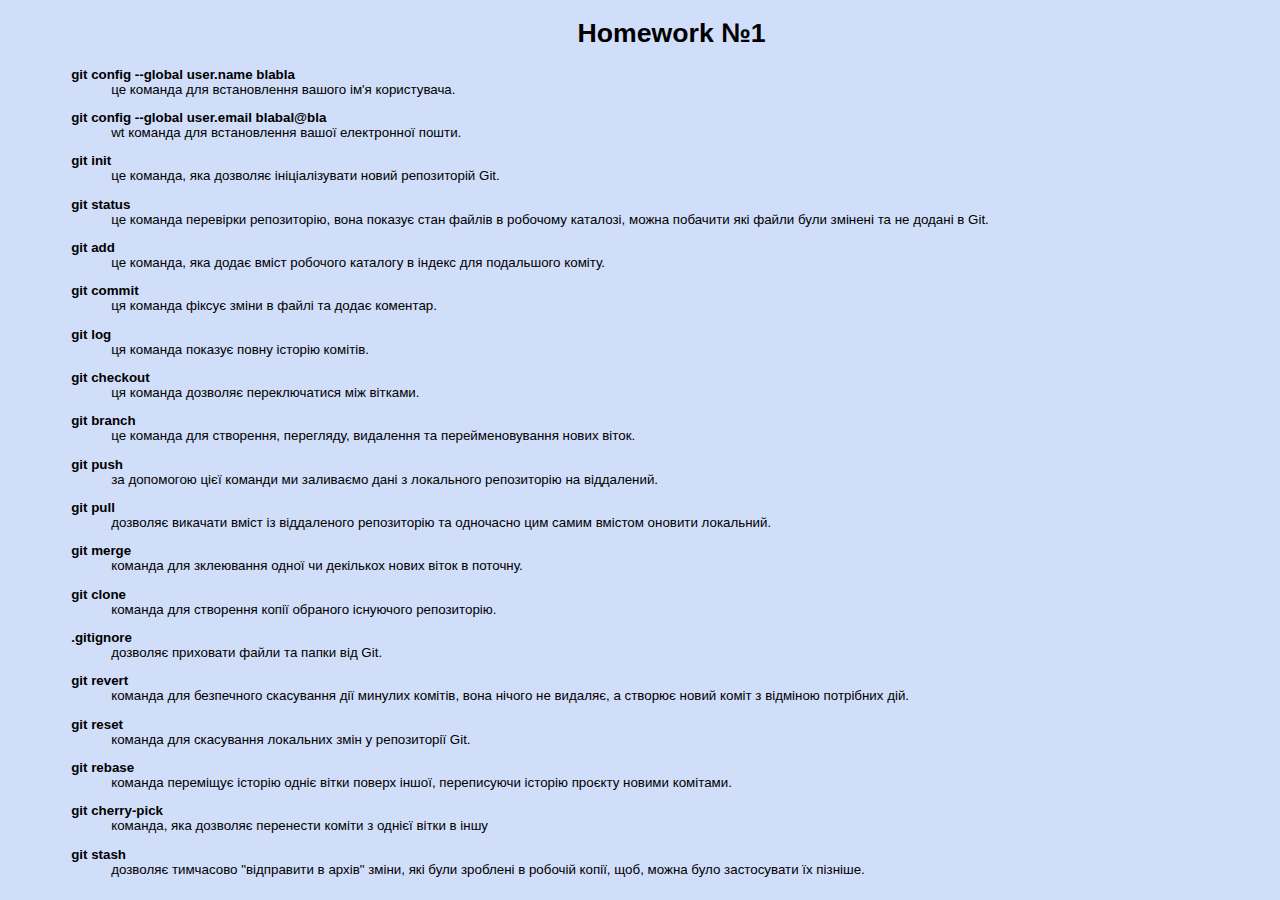
<file: index.html>
<!DOCTYPE html>
<html lang="en">
<head>
    <meta charset="UTF-8">
    <meta http-equiv="X-UA-Compatible" content="IE=edge">
    <meta name="viewport" content="width=device-width, initial-scale=1.0">
    <title>HW1</title>
    <link rel="stylesheet" href="style.css">
</head>
<body>
    <div>
    <h1> Homework №1</h1>
    <dl>
        <dt> 
            <strong> git config --global user.name blabla </strong>
        </dt>
        <dd> це команда для встановлення вашого ім'я користувача. </dd>
        <p>
            <dt>
                <strong> git config --global user.email blabal@bla </strong>
            </dt>
             <dd> wt команда для встановлення вашої електронної пошти.</dd>
        </p>
            <dt> 
                <strong> git init </strong>
            </dt>
            <dd> це команда, яка дозволяє ініціалізувати новий репозиторій Git.</dd>
        <p>
            <dt>
                <strong> git status</strong>
            </dt>
            <dd> це команда перевірки репозиторію, вона показує стан файлів в робочому каталозі, можна побачити які файли були змінені та не додані в Git. </dd>
        </p>
            <dt> 
                <strong> git add</strong>
            </dt>
            <dd> це команда, яка додає вміст робочого каталогу в індекс для подальшого коміту.</dd>
        <p>
            <dt> 
                <strong> git commit</strong>
            </dt>
            <dd> ця команда фіксує зміни в файлі та додає коментар.</dd>
        </p>    
            <dt> 
                <strong> git log</strong>
            </dt>
            <dd> ця команда показує повну історію комітів.</dd>
        <p>
            <dt>
                <strong> git checkout</strong>
            </dt>
            <dd> ця команда дозволяє переключатися між вітками.</dd>
        </p>
            <dt>
                <strong> git branch</strong>
            </dt>
            <dd> це команда для створення, перегляду, видалення та перейменовування нових віток.</dd>
        <p> 
            <dt>
                <strong> git push</strong>
            </dt>
            <dd> за допомогою цієї команди ми заливаємо дані з локального репозиторію на віддалений.</dd>
        </p>
            <dt> 
                <strong> git pull</strong>
            </dt>
            <dd> дозволяє викачати вміст із віддаленого репозиторію та одночасно цим самим вмістом оновити локальний.</dd>
        <p> 
            <dt>
                <strong> git merge</strong>
            </dt>
            <dd> команда для зклеювання одної чи декількох нових віток в поточну.</dd>
        </p>
            <dt>
                <strong> git clone</strong>
            </dt>
            <dd> команда для створення копії обраного існуючого репозиторію.</dd>
        <p>
            <dt>
                <strong> .gitignore</strong>
            </dt>
            <dd> дозволяє приховати файли та папки від Git.</dd>
        </p>
            <dt>
                <strong> git revert</strong>
            </dt>
            <dd> команда для безпечного скасування дії минулих комітів, вона нічого не видаляє, а створює новий коміт з відміною потрібних дій.</dd>
        <p>
            <dt>
                <strong> git reset</strong>
            </dt>
            <dd> команда для скасування локальних змін у репозиторії Git.</dd>
        </p>
            <dt>
                <strong> git rebase</strong>
            </dt>
            <dd> команда переміщує історію одніє вітки поверх іншої, переписуючи історію проєкту новими комітами.</dd>
        <p>
            <dt>
                <strong> git cherry-pick</strong>
            </dt>
            <dd> команда, яка дозволяє перенести коміти з однієї вітки в іншу</dd>
        </p>
            <dt>
                <strong> git stash</strong>
            </dt>
            <dd> дозволяє тимчасово "відправити в архів" зміни, які були зроблені в робочій копії, щоб, можна було застосувати їх пізніше.</dd>

    </dl>
    </div>
</body>
</html>
</file>
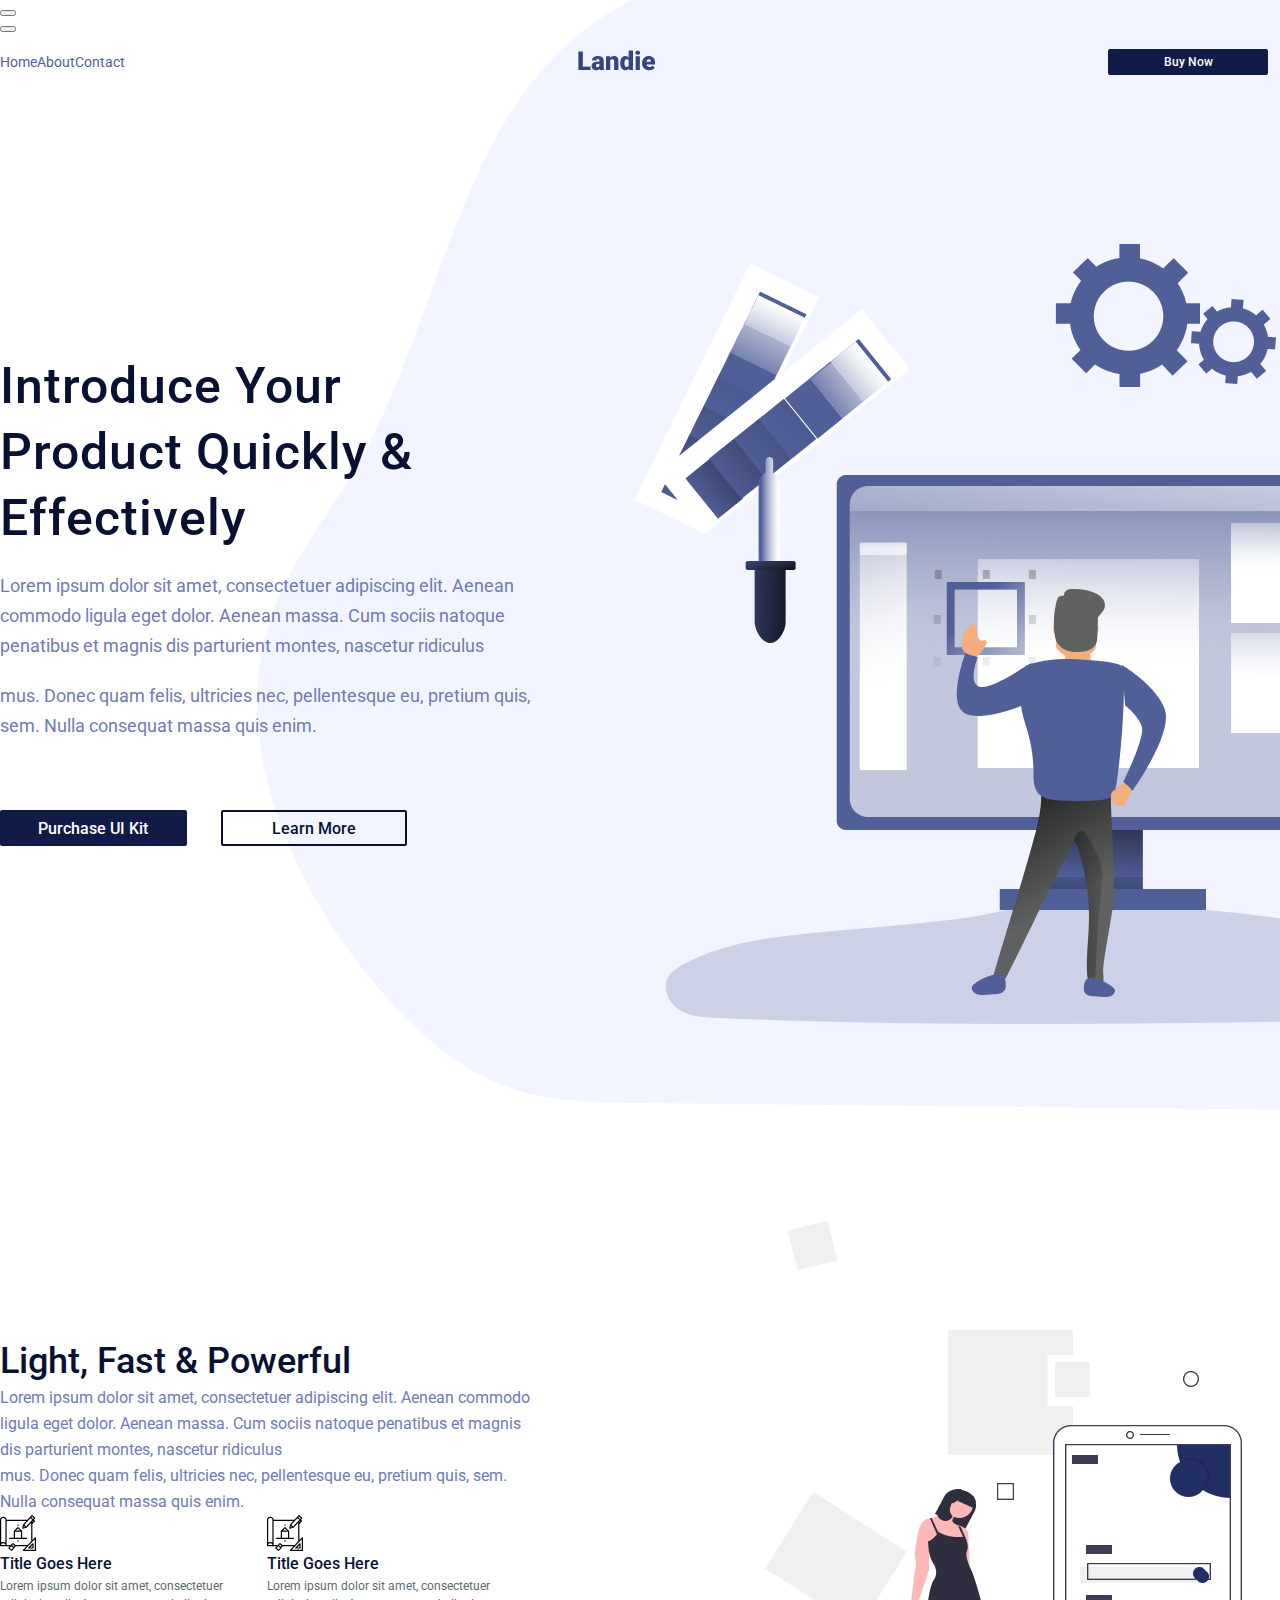
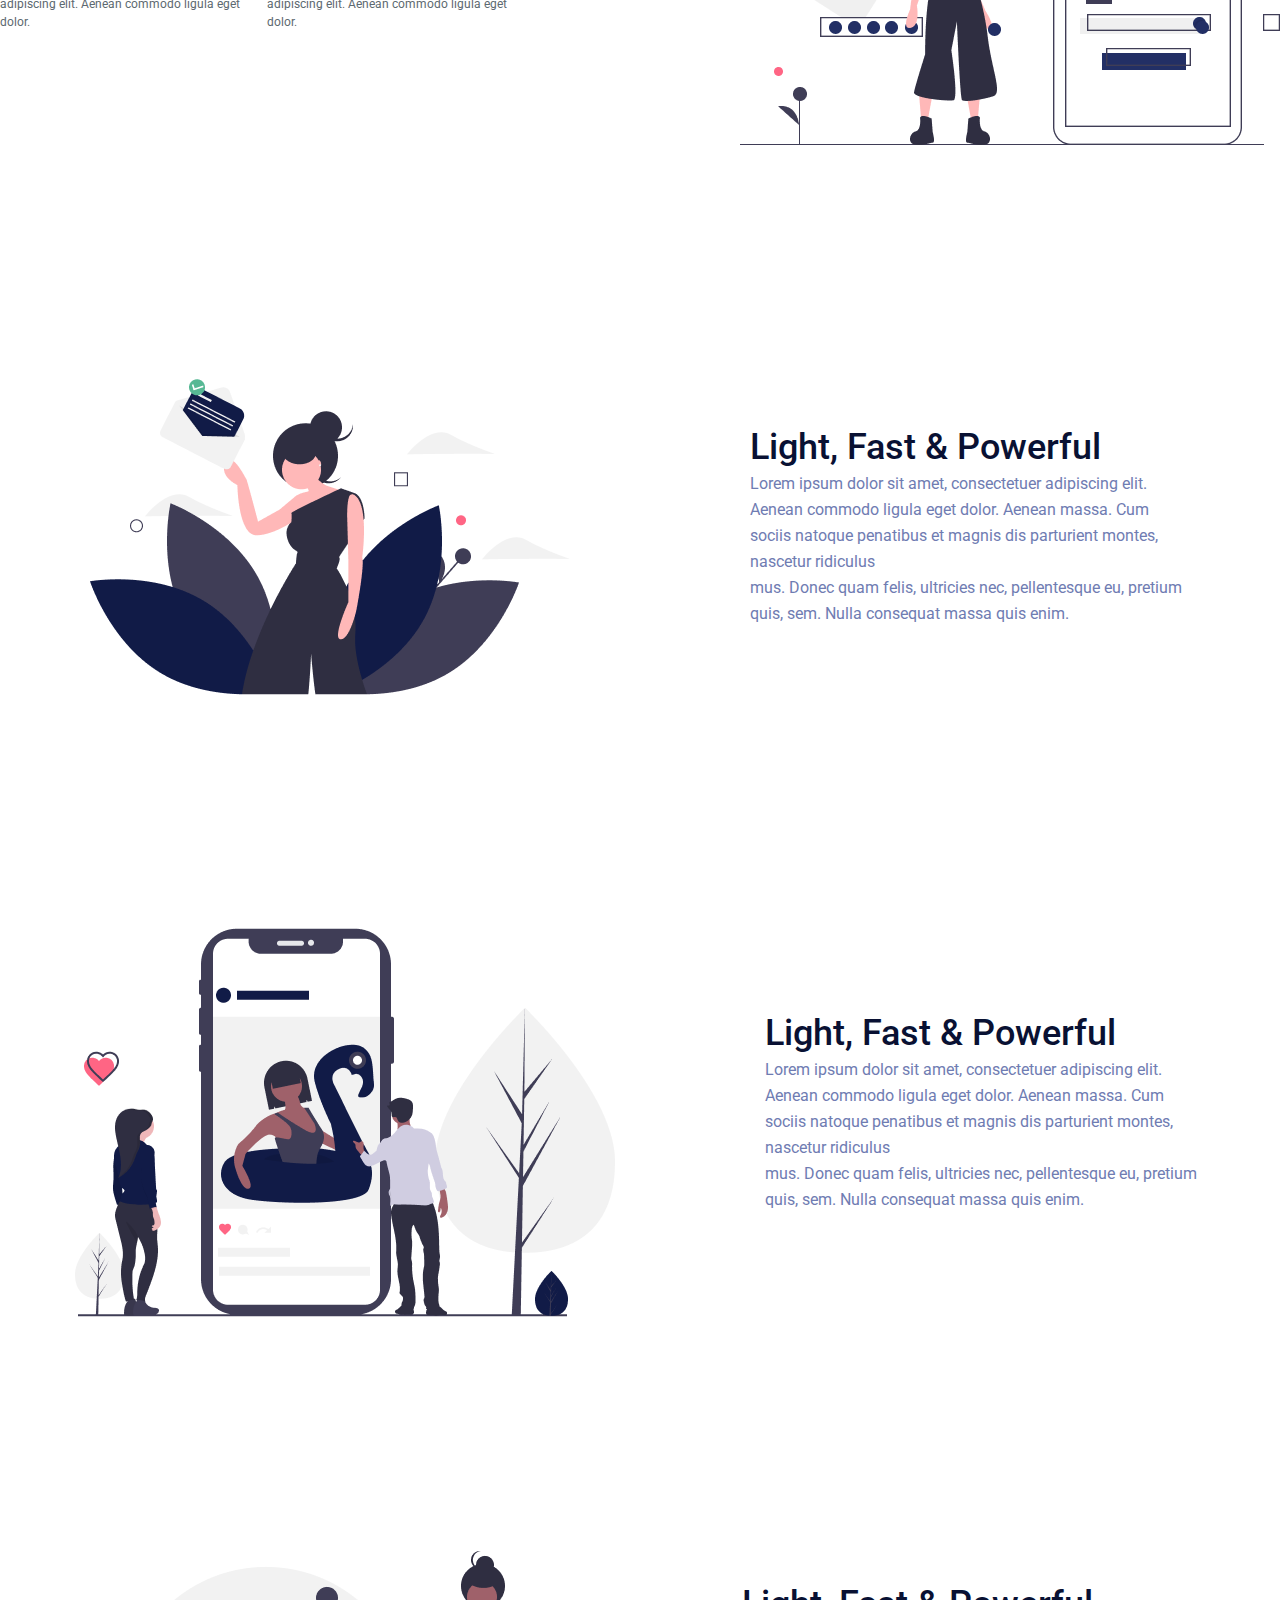
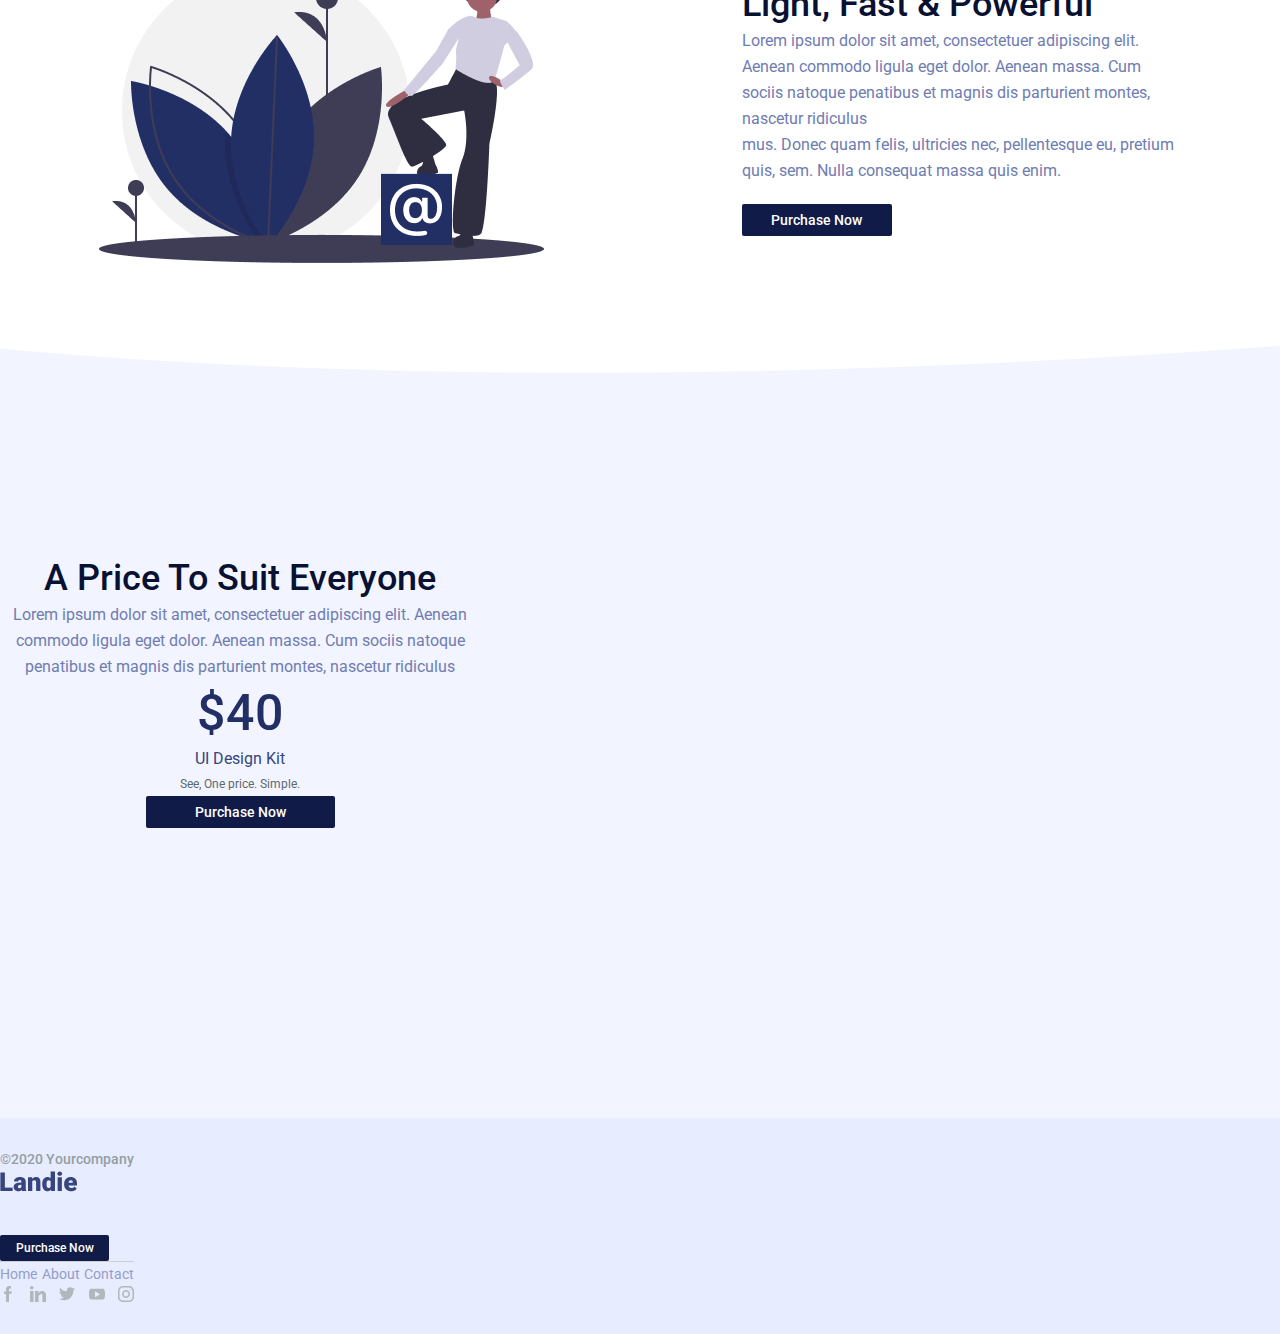
<file: HW 12/index.html>
<!DOCTYPE html>
<html lang="en">
<head>
    <meta charset="UTF-8">
    <meta http-equiv="X-UA-Compatible" content="IE=edge">
    <meta name="viewport" content="width=device-width, initial-scale=1.0">
    <link rel="stylesheet" href="./reset.css">
    <link href="https://cdn.jsdelivr.net/npm/bootstrap@5.2.0-beta1/dist/css/bootstrap.min.css" rel="stylesheet" integrity="sha384-0evHe/X+R7YkIZDRvuzKMRqM+OrBnVFBL6DOitfPri4tjfHxaWutUpFmBp4vmVor" crossorigin="anonymous">
    <link rel="stylesheet" href="./styles/style.css">
    <link rel="preconnect" href="https://fonts.googleapis.com">
    <link rel="preconnect" href="https://fonts.gstatic.com" crossorigin>
    <link href="https://fonts.googleapis.com/css2?family=Roboto:wght@400;500&display=swap" rel="stylesheet">
    <title>HomeWork 12</title>
</head>
<body>
    <div class="container-fluid head">
        <div class="container-xl p-0">
            <header class="header" id="home">
                <nav class="navbar navbar-expand-md ms-3 fixed-top">
                    <button class="navbar-toggler" type="button" data-bs-toggle="offcanvas" data-bs-target="#navbarOffcanvasLg" aria-controls="navbarOffcanvasLg">
                        <span class="navbar-toggler-icon"></span>
                    </button>
                    <div class="offcanvas offcanvas-start" tabindex="-1" id="navbarOffcanvasLg" aria-labelledby="navbarOffcanvasLgLabel">
                        <div class="offcanvas-header">
                            <button type="button" class="btn-close" data-bs-dismiss="offcanvas" aria-label="Close"></button>
                        </div>
                        <div class="offcanvas-body">
                            <ul class="navbar-nav justify-content-start flex-grow-1 pe-3">
                            <li class="nav-item">
                                <a class="nav-link" aria-current="page" href="#home">Home</a>
                            </li>
                            <li class="nav-item">
                                <a class="nav-link" href="#about">About</a>
                            </li>
                            <li class="nav-item">
                                <a class="nav-link" href="#contact">Contact</a>
                            </li>
                            <li class="nav-item">
                                <button type="button" class="btn btn-secondary btn-sm">Buy now</button>
                            </li>
                        </div>
                    </div>
                </nav>

                <div class="header__menu row">
                    <ul class="menu-list mb-0 col-3">
                        <li> <a href="#home">Home</a> </li>
                        <li> <a href="#about">About</a> </li>
                        <li> <a href="#contact">Contact</a> </li>
                    </ul>
                    <div class="logo col-4 col-sm-3 col-md-2"> <img class="img-fluid" src="./assets/Landie.png" alt="logo"> </div>
                    <button class="button col-2">Buy Now</button>
                </div>
                <div class="header__main">
                    <h1>Introduce Your Product Quickly & Effectively</h1>
                    <p>Lorem ipsum dolor sit amet, consectetuer adipiscing elit. Aenean commodo ligula eget dolor. Aenean massa. Cum sociis natoque penatibus et magnis dis parturient montes, nascetur ridiculus </p>
                    <p>mus. Donec quam felis, ultricies nec, pellentesque eu, pretium quis, sem. Nulla consequat massa quis enim.</p>
                    <button class="button">Purchase UI Kit</button>
                    <button class="button button-light">Learn More</button>
                </div>
            </header>
        </div>
    </div>
            <section class="main container-xl" id="about">
                <div class="about first">
                    <div class="about__text">
                        <div class="text-heading">
                            <h1>Light, Fast & Powerful</h1>
                            <p>Lorem ipsum dolor sit amet, consectetuer adipiscing elit. Aenean commodo ligula eget dolor. Aenean massa. Cum sociis natoque penatibus et magnis dis parturient montes, nascetur ridiculus </p>
                            <p>mus. Donec quam felis, ultricies nec, pellentesque eu, pretium quis, sem. Nulla consequat massa quis enim.</p>
                        </div>
                        <div class="text-icons">
                            <div>
                                <svg class="mb-2" width="36" height="36" viewBox="0 0 36 36" fill="none" xmlns="http://www.w3.org/2000/svg">
                                    <path fill-rule="evenodd" clip-rule="evenodd" d="M35.6226 22.2396C35.3938 22.1487 35.1326 22.2056 34.9626 22.3835L32.4001 25.0769V9.07898H32.4031L34.8481 6.43916C35.073 6.19611 35.0582 5.81629 34.8148 5.59136L34.8143 5.59081L33.9343 4.77184L35.1571 3.45193C35.3817 3.2086 35.3666 2.82905 35.1233 2.6044L32.4833 0.15957C32.2402 -0.0653583 31.8606 -0.0508025 31.6357 0.192527L27.3697 4.79848H6.60004C6.59811 3.14241 5.25613 1.80053 3.59995 1.79861H3.00009C1.3439 1.80053 0.00192261 3.14241 0 4.79848V30.5966C0 30.9278 0.268616 31.1964 0.600128 31.1964H9.6828L8.42267 32.7094C8.21091 32.9642 8.24551 33.3424 8.50012 33.5542L11.2668 35.8575C11.5214 36.0696 11.8998 36.035 12.1119 35.7804L12.1122 35.7801L15.1831 32.0909C15.3951 31.8355 15.5316 31.5254 15.5767 31.1964H26.571L22.965 34.9828C22.7368 35.2229 22.7464 35.6027 22.9864 35.8309C23.0979 35.9369 23.246 35.9962 23.4001 35.996H35.3999C35.7314 35.996 36 35.7274 36 35.3962V22.7971C36 22.5516 35.8506 22.3308 35.6226 22.2396ZM33.5597 6.05832L32.3998 7.31286V6.43045L33.1197 5.65048L33.5597 6.05832ZM31.2 5.96V5.95149H31.2071L32.2385 4.8381L30.4763 3.20785L24.3635 9.81344L26.1257 11.4437L31.2 5.96ZM24.9732 12.011L23.593 12.4136L23.8877 11.0061L24.9732 12.011ZM33.8683 3.07595L32.107 1.44653L31.2915 2.32729L33.0532 3.95836L33.8683 3.07595ZM3.00049 2.99851H3.60034C4.5946 2.99851 5.40045 3.8043 5.40045 4.79849V27.6124C4.88409 27.2153 4.25156 26.9988 3.60034 26.9966H3.00049C2.349 26.9988 1.71674 27.2153 1.20038 27.6124V4.79849C1.20038 3.8043 2.00623 2.99851 3.00049 2.99851ZM3.60034 28.1966H3.00049C2.00623 28.1966 1.20038 29.0027 1.20038 29.9966H5.40045C5.40045 29.0027 4.5946 28.1966 3.60034 28.1966ZM14.2611 31.3235L13.8771 31.7843L12.0328 30.2491L12.4162 29.7877C12.6282 29.5331 13.0064 29.4985 13.261 29.7105C13.2613 29.7105 13.2613 29.7108 13.2616 29.7108L14.1836 30.4765C14.4385 30.6883 14.4734 31.0664 14.2616 31.3213L14.2611 31.3218V31.3235ZM9.72949 33.0162L11.5741 34.5514L13.1094 32.7066L11.2651 31.1711L9.72949 33.0162ZM15.3247 29.9966C15.225 29.8304 15.099 29.6818 14.9515 29.5563L14.0294 28.789C13.2654 28.1529 12.1305 28.2564 11.4944 29.0205L10.6803 29.9966H6.60022V5.99843H26.2597L23.0756 9.43909C23.03 9.49045 22.9937 9.54977 22.9688 9.61376C22.9616 9.63106 22.9561 9.64726 22.9501 9.66539C22.9479 9.67226 22.9451 9.67917 22.9424 9.68616C22.938 9.69735 22.9336 9.70876 22.9308 9.72059L22.2145 13.1451C22.147 13.4694 22.3552 13.7872 22.6795 13.8547C22.7759 13.8748 22.8756 13.8709 22.9698 13.8435L26.33 12.8644C26.3384 12.8617 26.346 12.8579 26.3536 12.8541C26.3602 12.8508 26.3668 12.8476 26.3737 12.8451C26.3888 12.8397 26.4044 12.832 26.4207 12.824C26.4879 12.7935 26.5489 12.7504 26.6006 12.6974L31.2003 7.72672V26.3367L27.7143 29.9966H15.3247ZM24.7997 34.796H34.8V24.2968L24.7997 34.796ZM28.8005 33.5962C28.5577 33.5962 28.3388 33.4501 28.246 33.226C28.1532 33.0019 28.2045 32.7437 28.3762 32.572L32.5763 28.3726C32.6886 28.26 32.8413 28.1968 33.0003 28.1968C33.3316 28.1968 33.6005 28.4651 33.6005 28.7966V32.9964C33.6005 33.3276 33.3318 33.5962 33.0003 33.5962H28.8005ZM32.4003 32.3962V30.2447L30.2486 32.3962H32.4003ZM22.2001 22.7971H26.3999C26.7314 22.7971 27 23.0656 27 23.3969C27 23.7283 26.7314 23.9969 26.4001 23.9969H9.60013C9.26862 23.9969 9 23.7283 9 23.3969C9 23.0656 9.26862 22.7971 9.60013 22.7971H13.7999V16.1975C13.8005 16.0385 13.8634 15.8858 13.9752 15.7726L17.5751 12.173C17.8094 11.9387 18.1892 11.9387 18.4235 12.173L22.0235 15.7726C22.1358 15.8855 22.1992 16.0382 22.2001 16.1975V22.7971ZM20.1521 15.5974L18.0004 13.4459L15.8488 15.5974H20.1521ZM14.9999 16.7974H21.0001V22.7971H14.9999V16.7974ZM17.3997 9.59816H18.6V10.7981H17.3997V9.59816ZM18.6 25.1969H17.3997V26.3968H18.6V25.1969Z" fill="black"/>
                                </svg>
                                <h5>Title Goes Here</h5>
                                <p>Lorem ipsum dolor sit amet, consectetuer adipiscing elit. Aenean commodo ligula eget dolor. </p>
                            </div>
                            <div>
                                <svg  width="36" height="36" viewBox="0 0 36 36" fill="none" xmlns="http://www.w3.org/2000/svg">
                                    <path fill-rule="evenodd" clip-rule="evenodd" d="M35.6226 22.2396C35.3938 22.1487 35.1326 22.2056 34.9626 22.3835L32.4001 25.0769V9.07898H32.4031L34.8481 6.43916C35.073 6.19611 35.0582 5.81629 34.8148 5.59136L34.8143 5.59081L33.9343 4.77184L35.1571 3.45193C35.3817 3.2086 35.3666 2.82905 35.1233 2.6044L32.4833 0.15957C32.2402 -0.0653583 31.8606 -0.0508025 31.6357 0.192527L27.3697 4.79848H6.60004C6.59811 3.14241 5.25613 1.80053 3.59995 1.79861H3.00009C1.3439 1.80053 0.00192261 3.14241 0 4.79848V30.5966C0 30.9278 0.268616 31.1964 0.600128 31.1964H9.6828L8.42267 32.7094C8.21091 32.9642 8.24551 33.3424 8.50012 33.5542L11.2668 35.8575C11.5214 36.0696 11.8998 36.035 12.1119 35.7804L12.1122 35.7801L15.1831 32.0909C15.3951 31.8355 15.5316 31.5254 15.5767 31.1964H26.571L22.965 34.9828C22.7368 35.2229 22.7464 35.6027 22.9864 35.8309C23.0979 35.9369 23.246 35.9962 23.4001 35.996H35.3999C35.7314 35.996 36 35.7274 36 35.3962V22.7971C36 22.5516 35.8506 22.3308 35.6226 22.2396ZM33.5597 6.05832L32.3998 7.31286V6.43045L33.1197 5.65048L33.5597 6.05832ZM31.2 5.96V5.95149H31.2071L32.2385 4.8381L30.4763 3.20785L24.3635 9.81344L26.1257 11.4437L31.2 5.96ZM24.9732 12.011L23.593 12.4136L23.8877 11.0061L24.9732 12.011ZM33.8683 3.07595L32.107 1.44653L31.2915 2.32729L33.0532 3.95836L33.8683 3.07595ZM3.00049 2.99851H3.60034C4.5946 2.99851 5.40045 3.8043 5.40045 4.79849V27.6124C4.88409 27.2153 4.25156 26.9988 3.60034 26.9966H3.00049C2.349 26.9988 1.71674 27.2153 1.20038 27.6124V4.79849C1.20038 3.8043 2.00623 2.99851 3.00049 2.99851ZM3.60034 28.1966H3.00049C2.00623 28.1966 1.20038 29.0027 1.20038 29.9966H5.40045C5.40045 29.0027 4.5946 28.1966 3.60034 28.1966ZM14.2611 31.3235L13.8771 31.7843L12.0328 30.2491L12.4162 29.7877C12.6282 29.5331 13.0064 29.4985 13.261 29.7105C13.2613 29.7105 13.2613 29.7108 13.2616 29.7108L14.1836 30.4765C14.4385 30.6883 14.4734 31.0664 14.2616 31.3213L14.2611 31.3218V31.3235ZM9.72949 33.0162L11.5741 34.5514L13.1094 32.7066L11.2651 31.1711L9.72949 33.0162ZM15.3247 29.9966C15.225 29.8304 15.099 29.6818 14.9515 29.5563L14.0294 28.789C13.2654 28.1529 12.1305 28.2564 11.4944 29.0205L10.6803 29.9966H6.60022V5.99843H26.2597L23.0756 9.43909C23.03 9.49045 22.9937 9.54977 22.9688 9.61376C22.9616 9.63106 22.9561 9.64726 22.9501 9.66539C22.9479 9.67226 22.9451 9.67917 22.9424 9.68616C22.938 9.69735 22.9336 9.70876 22.9308 9.72059L22.2145 13.1451C22.147 13.4694 22.3552 13.7872 22.6795 13.8547C22.7759 13.8748 22.8756 13.8709 22.9698 13.8435L26.33 12.8644C26.3384 12.8617 26.346 12.8579 26.3536 12.8541C26.3602 12.8508 26.3668 12.8476 26.3737 12.8451C26.3888 12.8397 26.4044 12.832 26.4207 12.824C26.4879 12.7935 26.5489 12.7504 26.6006 12.6974L31.2003 7.72672V26.3367L27.7143 29.9966H15.3247ZM24.7997 34.796H34.8V24.2968L24.7997 34.796ZM28.8005 33.5962C28.5577 33.5962 28.3388 33.4501 28.246 33.226C28.1532 33.0019 28.2045 32.7437 28.3762 32.572L32.5763 28.3726C32.6886 28.26 32.8413 28.1968 33.0003 28.1968C33.3316 28.1968 33.6005 28.4651 33.6005 28.7966V32.9964C33.6005 33.3276 33.3318 33.5962 33.0003 33.5962H28.8005ZM32.4003 32.3962V30.2447L30.2486 32.3962H32.4003ZM22.2001 22.7971H26.3999C26.7314 22.7971 27 23.0656 27 23.3969C27 23.7283 26.7314 23.9969 26.4001 23.9969H9.60013C9.26862 23.9969 9 23.7283 9 23.3969C9 23.0656 9.26862 22.7971 9.60013 22.7971H13.7999V16.1975C13.8005 16.0385 13.8634 15.8858 13.9752 15.7726L17.5751 12.173C17.8094 11.9387 18.1892 11.9387 18.4235 12.173L22.0235 15.7726C22.1358 15.8855 22.1992 16.0382 22.2001 16.1975V22.7971ZM20.1521 15.5974L18.0004 13.4459L15.8488 15.5974H20.1521ZM14.9999 16.7974H21.0001V22.7971H14.9999V16.7974ZM17.3997 9.59816H18.6V10.7981H17.3997V9.59816ZM18.6 25.1969H17.3997V26.3968H18.6V25.1969Z" fill="black"/>
                                </svg>
                                <h5>Title Goes Here</h5>
                                <p>Lorem ipsum dolor sit amet, consectetuer adipiscing elit. Aenean commodo ligula eget dolor. </p>
                            </div>
                        </div>
                    </div>
                    <div class="about__image"> <img class="img-fluid" src="./assets/undraw_mobile_login_ikmv.png" alt=""> </div>
                </div>    

                <div class="about news">
                    <div class="about__image "> <img class="img-fluid" src="./assets/undraw_happy_news_hxmt.png" alt=""> </div>
                    <div class="about__text">
                        <div class="text-heading">
                            <h1>Light, Fast & Powerful</h1>
                            <p>Lorem ipsum dolor sit amet, consectetuer adipiscing elit. Aenean commodo ligula eget dolor. Aenean massa. Cum sociis natoque penatibus et magnis dis parturient montes, nascetur ridiculus </p>
                            <p>mus. Donec quam felis, ultricies nec, pellentesque eu, pretium quis, sem. Nulla consequat massa quis enim.</p>
                        </div>
                    </div>
                </div>

                <div class="about news">
                    <div class="about__image "> <img class="img-fluid" src="./assets/undraw_social_influencer_sgsv.png" alt=""> </div>
                    <div class="about__text">
                        <div class="text-heading">
                            <h1>Light, Fast & Powerful</h1>
                            <p>Lorem ipsum dolor sit amet, consectetuer adipiscing elit. Aenean commodo ligula eget dolor. Aenean massa. Cum sociis natoque penatibus et magnis dis parturient montes, nascetur ridiculus </p>
                            <p>mus. Donec quam felis, ultricies nec, pellentesque eu, pretium quis, sem. Nulla consequat massa quis enim.</p>
                        </div>
                    </div>
                </div>

                <div class="about news last">
                    <div class="about__image "> <img class="img-fluid" src="./assets/undraw_mention_6k5d.png" alt=""> </div>
                    <div class="about__text">
                        <div class="text-heading">
                            <h1>Light, Fast & Powerful</h1>
                            <p>Lorem ipsum dolor sit amet, consectetuer adipiscing elit. Aenean commodo ligula eget dolor. Aenean massa. Cum sociis natoque penatibus et magnis dis parturient montes, nascetur ridiculus </p>
                            <p>mus. Donec quam felis, ultricies nec, pellentesque eu, pretium quis, sem. Nulla consequat massa quis enim.</p>
                            <button class="purchase-btn">Purchase Now</button>
                        </div>
                    </div>
                </div>
            </section>

            <section class="container-fluid bottom">
                <div class="price container-xl" id="contact">
                    <div class="price__text">
                        <h1>A Price To Suit Everyone</h1>
                        <p>Lorem ipsum dolor sit amet, consectetuer adipiscing elit. Aenean commodo ligula eget dolor. Aenean massa. Cum sociis natoque penatibus et magnis dis parturient montes, nascetur ridiculus</p>
                    </div>
                    <div class="price__amount">
                        <h1>$40</h1>
                        <p>UI Design Kit</p>
                    </div>
                    <div class="price__button">
                        <p>See, One price. Simple.</p>
                        <button>Purchase Now</button>
                    </div>
                </div>
            </section>

            <div class="container-fluid foot">
                <footer class="footer container-xl p-0">
                    <div class="footer__logo row">
                        <p class="col-lg-2 col-sm-3 m-0">©2020 Yourcompany</p>
                        <div class="col-lg-2 col-sm-3 logo"><img class="img-fluid " src="./assets/Landie.png" alt="logo"></div>
                        <button class="col-lg-2 col-sm-3">Purchase Now</button>
                    </div>
                    <div class="footer__nav row">
                        <ul class="menu col-md-3 col-sm-5 m-0">
                            <li> <a href="#home">Home</a> </li>
                            <li> <a href="#about">About</a> </li>
                            <li> <a href="#contact">Contact</a> </li>
                        </ul>
                        <ul class="social col-md-2 col-sm-5 m-0">
                            <li> <a href="#"> <svg width="16" height="16" viewBox="0 0 16 16" fill="none" xmlns="http://www.w3.org/2000/svg">
                                <path d="M9 5.5V3.5C9 2.948 9.448 2.5 10 2.5H11V0H9C7.343 0 6 1.343 6 3V5.5H4V8H6V16H9V8H11L12 5.5H9Z" fill="#B0B8BC"/>
                                </svg></a></li>
                            <li><a href="#"><svg width="16" height="16" viewBox="0 0 16 16" fill="none" xmlns="http://www.w3.org/2000/svg">
                                <path fill-rule="evenodd" clip-rule="evenodd" d="M3.5 1.75C3.5 2.7165 2.7165 3.5 1.75 3.5C0.783502 3.5 0 2.7165 0 1.75C0 0.783502 0.783502 0 1.75 0C2.7165 0 3.5 0.783502 3.5 1.75ZM0 5H3.578V16H0V5ZM13.2998 5.12119C13.2954 5.11973 13.2909 5.11825 13.2864 5.11678C13.2616 5.10856 13.2367 5.10033 13.21 5.093C13.162 5.082 13.114 5.073 13.065 5.065C12.875 5.027 12.667 5 12.423 5C10.337 5 9.014 6.517 8.578 7.103V5H5V16H8.578V10C8.578 10 11.282 6.234 12.423 9V16H16V8.577C16 6.915 14.861 5.53 13.324 5.129C13.3159 5.12643 13.3078 5.12382 13.2998 5.12119Z" fill="#B0B8BC"/>
                                </svg></a></li>
                            <li><a href="#"><svg width="16" height="16" viewBox="0 0 16 16" fill="none" xmlns="http://www.w3.org/2000/svg">
                                <path d="M16 2.87225C15.405 3.13325 14.771 3.30625 14.11 3.39025C14.79 2.98425 15.309 2.34625 15.553 1.57725C14.919 1.95525 14.219 2.22225 13.473 2.37125C12.871 1.73025 12.013 1.33325 11.077 1.33325C9.261 1.33325 7.799 2.80725 7.799 4.61425C7.799 4.87425 7.821 5.12425 7.875 5.36225C5.148 5.22925 2.735 3.92225 1.114 1.93125C0.831 2.42225 0.665 2.98425 0.665 3.58925C0.665 4.72525 1.25 5.73225 2.122 6.31525C1.595 6.30525 1.078 6.15225 0.64 5.91125C0.64 5.92125 0.64 5.93425 0.64 5.94725C0.64 7.54125 1.777 8.86525 3.268 9.17025C3.001 9.24325 2.71 9.27825 2.408 9.27825C2.198 9.27825 1.986 9.26625 1.787 9.22225C2.212 10.5213 3.418 11.4763 4.852 11.5073C3.736 12.3803 2.319 12.9063 0.785 12.9063C0.516 12.9063 0.258 12.8943 0 12.8613C1.453 13.7983 3.175 14.3333 5.032 14.3333C11.068 14.3333 14.368 9.33325 14.368 4.99925C14.368 4.85425 14.363 4.71425 14.356 4.57525C15.007 4.11325 15.554 3.53625 16 2.87225Z" fill="#B0B8BC"/>
                                </svg></a></li>
                            <li><a href="#"><svg width="16" height="16" viewBox="0 0 16 16" fill="none" xmlns="http://www.w3.org/2000/svg">
                                <path fill-rule="evenodd" clip-rule="evenodd" d="M13.456 2.75875C14.415 2.81275 14.886 2.95475 15.32 3.72675C15.772 4.49775 16 5.82575 16 8.16475V8.16775V8.17275C16 10.5007 15.772 11.8387 15.321 12.6017C14.887 13.3737 14.416 13.5137 13.457 13.5787C12.498 13.6337 10.089 13.6667 8.002 13.6667C5.911 13.6667 3.501 13.6337 2.543 13.5777C1.586 13.5127 1.115 13.3727 0.677 12.6007C0.23 11.8377 0 10.4997 0 8.17175V8.16975V8.16675V8.16375C0 5.82575 0.23 4.49775 0.677 3.72675C1.115 2.95375 1.587 2.81275 2.544 2.75775C3.501 2.69375 5.911 2.66675 8.002 2.66675C10.089 2.66675 12.498 2.69375 13.456 2.75875ZM11 8.16675L6 5.16675V11.1667L11 8.16675Z" fill="#B0B8BC"/>
                                </svg></a></li>
                            <li><a href="#"><svg width="16" height="16" viewBox="0 0 16 16" fill="none" xmlns="http://www.w3.org/2000/svg">
                                <path fill-rule="evenodd" clip-rule="evenodd" d="M5 0H11C13.761 0 16 2.239 16 5V11C16 13.761 13.761 16 11 16H5C2.239 16 0 13.761 0 11V5C0 2.239 2.239 0 5 0ZM11 14.5C12.93 14.5 14.5 12.93 14.5 11V5C14.5 3.07 12.93 1.5 11 1.5H5C3.07 1.5 1.5 3.07 1.5 5V11C1.5 12.93 3.07 14.5 5 14.5H11ZM4 8C4 5.791 5.791 4 8 4C10.209 4 12 5.791 12 8C12 10.209 10.209 12 8 12C5.791 12 4 10.209 4 8ZM5.5 8C5.5 9.378 6.622 10.5 8 10.5C9.378 10.5 10.5 9.378 10.5 8C10.5 6.621 9.378 5.5 8 5.5C6.622 5.5 5.5 6.621 5.5 8ZM12.833 3.7C12.833 3.99437 12.5944 4.233 12.3 4.233C12.0057 4.233 11.767 3.99437 11.767 3.7C11.767 3.40564 12.0057 3.167 12.3 3.167C12.5944 3.167 12.833 3.40564 12.833 3.7Z" fill="#B0B8BC"/>
                                </svg></a></li>
                        </ul>
                    </div>
                </footer>
            </div>
        
    




<script src="https://cdn.jsdelivr.net/npm/bootstrap@5.2.0-beta1/dist/js/bootstrap.bundle.min.js" integrity="sha384-pprn3073KE6tl6bjs2QrFaJGz5/SUsLqktiwsUTF55Jfv3qYSDhgCecCxMW52nD2" crossorigin="anonymous"></script>
</body>
</html>
</file>
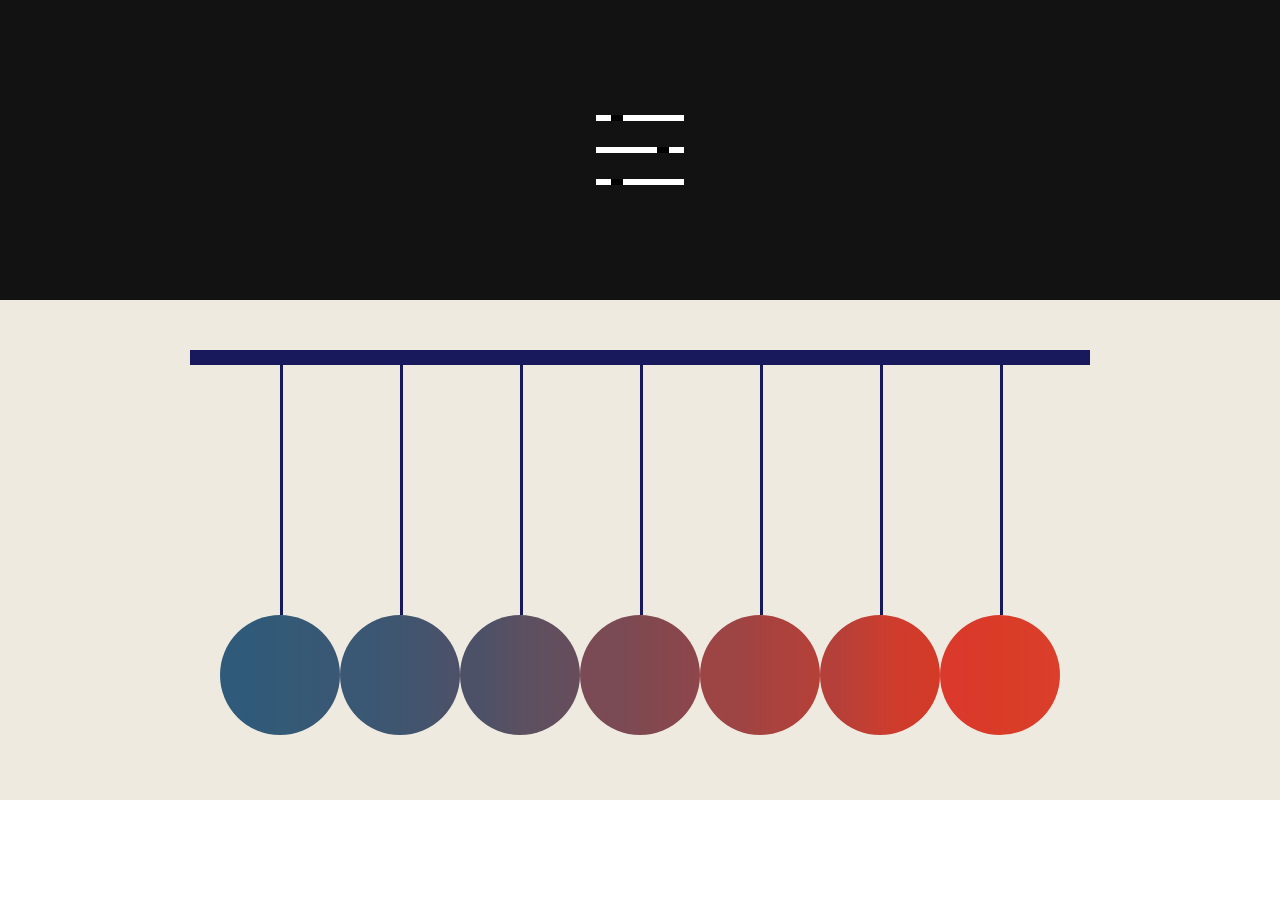
<file: HW10/index.html>
<!DOCTYPE html>
<html lang="en">
<head>
    <meta charset="UTF-8">
    <meta http-equiv="X-UA-Compatible" content="IE=edge">
    <meta name="viewport" content="width=device-width, initial-scale=1.0">
    <link rel="stylesheet" href="./style.css">
    <title>HW10</title>
</head>
<body>
    <div class="container">
        <div class="menu-icon">
            <button class="button">
            <div class="sword sword1"><div class="handle"></div></div>
            <div class="sword sword2"><div class="handle1"></div></div>
            <div class="sword sword3"><div class="handle"></div></div>
            </button>
        </div>
        <div class="newton-box">
            <div class="pendulum">
                <div class="pole"></div>
                <div class="circles">
                    <div class="circle"></div>
                    <div class="circle"></div>
                    <div class="circle"></div>
                    <div class="circle"></div>
                    <div class="circle"></div>
                    <div class="circle"></div>
                    <div class="circle"></div>
                </div>
            </div>
        </div>
    </div>
</body>
</html>
</file>
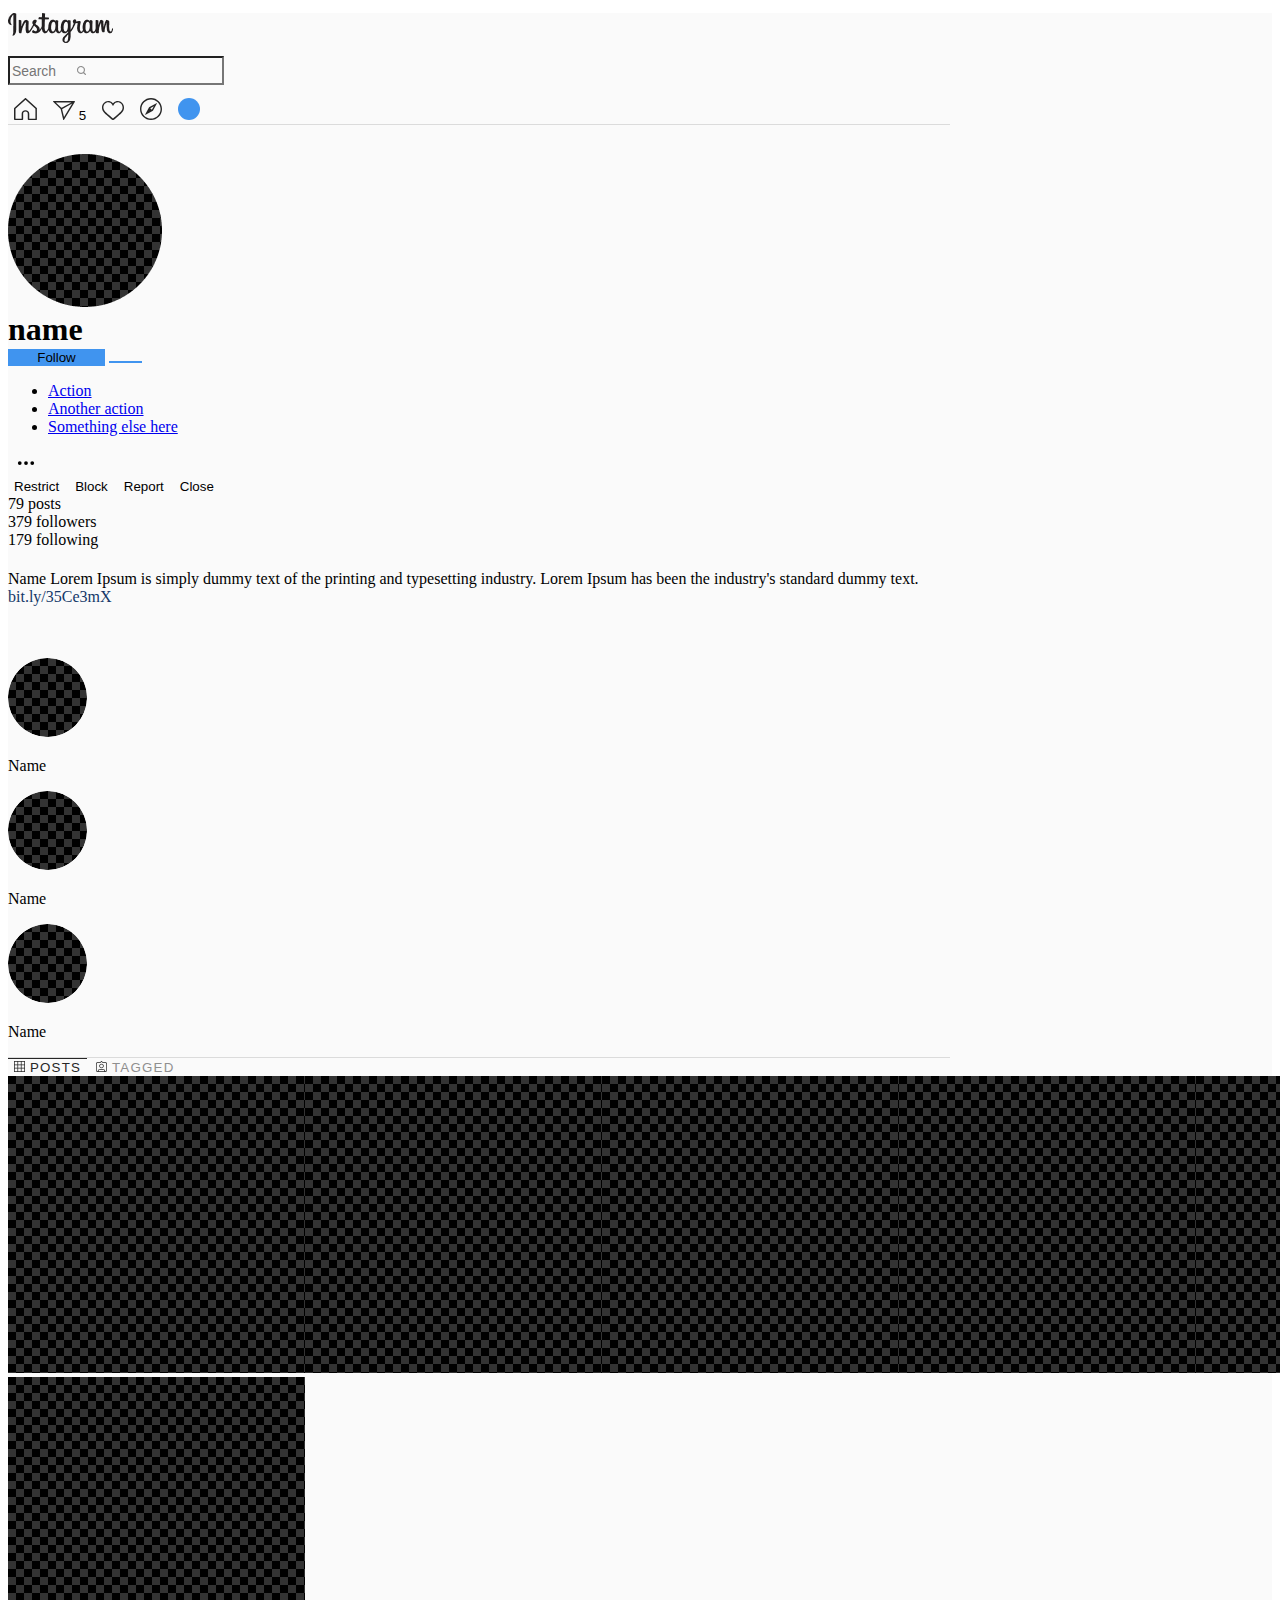
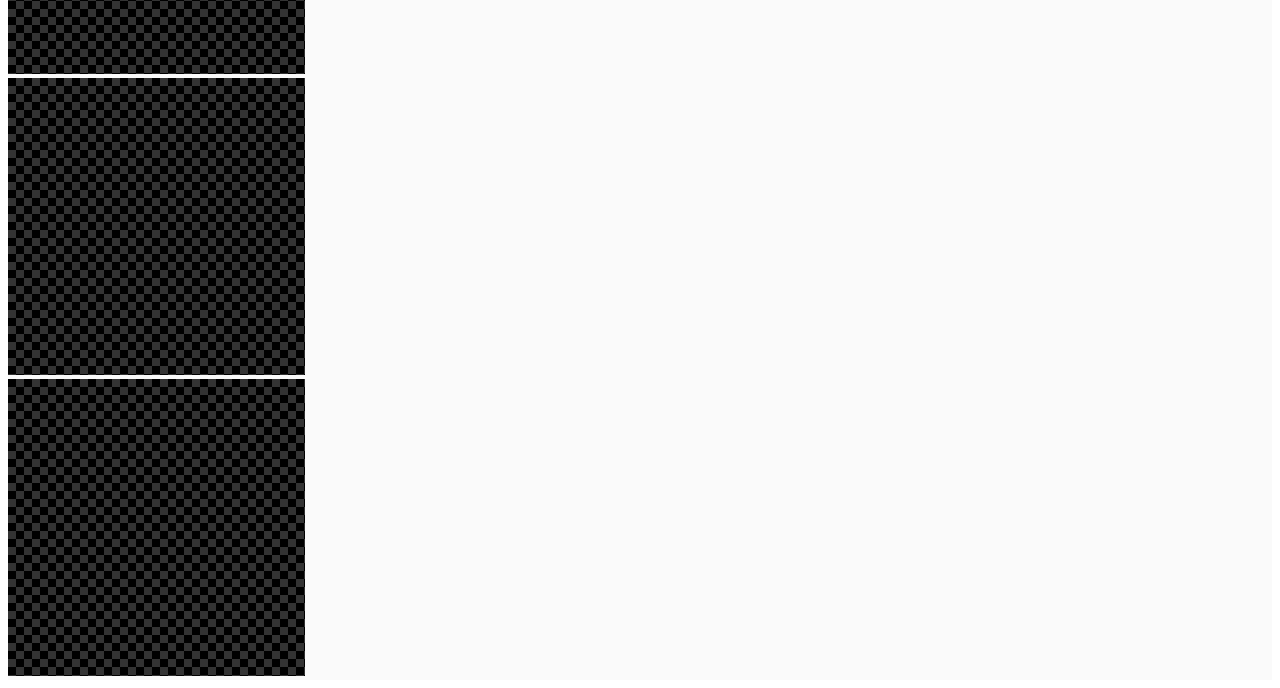
<file: HW11/index.html>
<!DOCTYPE html>
<html lang="en">
<head>
    <meta charset="UTF-8">
    <meta http-equiv="X-UA-Compatible" content="IE=edge">
    <meta name="viewport" content="width=device-width, initial-scale=1.0">
    <link href="https://cdn.jsdelivr.net/npm/bootstrap@5.2.0-beta1/dist/css/bootstrap.min.css" rel="stylesheet" integrity="sha384-0evHe/X+R7YkIZDRvuzKMRqM+OrBnVFBL6DOitfPri4tjfHxaWutUpFmBp4vmVor" crossorigin="anonymous">
    <link rel="stylesheet" href="style.css">
    <title>Homework 11</title>
</head>
<body>
    <div class="container-fluid">
        <div class="container-xl px-0">
            <header class="row flex-row justify-content-around text-center text-md-start align-items-center">
                <div class="logo col-4 col-sm-3 col-md-3"><img class="img-fluid" src="./assets/logo.png" alt="logo"></div>
                <div class="col-1 col-md-3 d-flex justify-content-center">
                    <input class="search form-control text-center" type="text" placeholder="Search">
                </div>
                <div class="icons col-7 col-sm-3 col-md-3 px-0 d-flex justify-content-evenly">
                    <button>
                    <svg width="23" height="22" viewBox="0 0 23 22" fill="none" xmlns="http://www.w3.org/2000/svg">
                        <path d="M22.1768 22H14.5175C14.1171 22 13.7666 21.6795 13.7666 21.3132V15.6816C13.7666 14.4912 12.7654 13.5754 11.4638 13.5754C10.1623 13.5754 9.16106 14.4912 9.16106 15.6816V21.3132C9.16106 21.6795 8.81064 22 8.41016 22H0.750907C0.350423 22 0 21.6795 0 21.3132V10.5536C0 10.3704 0.100121 10.1873 0.200242 10.0499L10.9632 0.206035C11.2636 -0.0686785 11.7141 -0.0686785 12.0145 0.206035L22.7775 10.0499C22.9778 10.2331 23.0779 10.5536 22.9277 10.7825C22.9277 10.8283 22.8776 10.8283 22.8776 10.8741V21.3132C22.9277 21.6795 22.5773 22 22.1768 22ZM15.2684 20.6264H21.4259V10.7367L11.5139 1.67118L1.50181 10.8283V20.6264H7.65925V15.6816C7.65925 13.7128 9.31125 12.2019 11.4638 12.2019C13.6164 12.2019 15.2684 13.7128 15.2684 15.6816V20.6264Z" fill="#262626"/>
                        </svg>
                    </button>
                    <button> 
                        <svg width="22" height="19" viewBox="0 0 22 19" fill="none" xmlns="http://www.w3.org/2000/svg">
                            <path d="M21.5131 0H0.460947C0.0399037 0 -0.147226 0.509019 0.133469 0.786666L7.61868 8.09803L10.1917 18.6486C10.2853 19.0651 10.8467 19.1113 11.0338 18.7874L21.9341 0.694117C22.1213 0.370196 21.8874 0 21.5131 0ZM2.75329 1.38823H18.4254L8.69468 6.7098C8.50755 6.80234 8.27363 6.75607 8.13329 6.61725L2.75329 1.38823ZM11.0338 16.1035L9.1625 8.42195C9.11572 8.23685 9.20928 8.00548 9.39641 7.91293L19.174 2.54509L11.0338 16.1035Z" fill="#262626"/>
                        </svg>
                        <span class="position-absolute translate-middle badge rounded-circle bg-danger "> 5 </span>
                    </button>
                    <button> 
                        <svg width="22" height="19" viewBox="0 0 22 19" fill="none" xmlns="http://www.w3.org/2000/svg">
                        <path fill-rule="evenodd" clip-rule="evenodd" d="M15.8213 0C12.4979 0 11 2.4561 11 2.4561C11 2.4561 9.50213 0 6.17872 0C2.7617 0 0 2.96585 0 6.62683C0 10.2878 2.85532 12.3732 5.71064 14.8756C10.017 18.6756 10.2979 19 11 19C11.7021 19 11.983 18.6756 16.2894 14.8756C19.1915 12.3268 22 10.2415 22 6.62683C22 2.96585 19.2383 0 15.8213 0ZM15.3532 13.8098C12.8255 16.0341 11.4681 17.2854 11 17.5634C10.5319 17.239 8.84681 15.7561 6.64681 13.8098C4.07234 11.539 1.40426 9.63902 1.40426 6.58049C1.40426 3.70732 3.55745 1.3439 6.17872 1.3439C8.09787 1.3439 9.12766 2.27073 9.8766 3.29024C11.5617 5.65366 10.4383 5.65366 12.1234 3.29024C12.8723 2.27073 13.9021 1.3439 15.8213 1.3439C18.4426 1.3439 20.5957 3.70732 20.5957 6.58049C20.5957 9.68537 17.9277 11.5854 15.3532 13.8098Z" fill="#262626"/>
                        </svg>
                    </button>
                    <button>
                        <svg width="22" height="22" viewBox="0 0 22 22" fill="none" xmlns="http://www.w3.org/2000/svg">
                        <path fill-rule="evenodd" clip-rule="evenodd" d="M11 0C17.0851 0 22 4.91489 22 11C22 17.0851 17.0851 22 11 22C4.91489 22 0 17.0851 0 11C0 4.91489 4.91489 0 11 0ZM11 20.5957C16.2894 20.5957 20.5957 16.2894 20.5957 11C20.5957 5.71064 16.2894 1.40426 11 1.40426C5.71064 1.40426 1.40426 5.71064 1.40426 11C1.40426 16.2894 5.71064 20.5957 11 20.5957ZM8.94043 9.50213C9.08085 9.26808 9.26808 9.08085 9.50213 8.94043L16.4298 5.14894C16.5702 5.10213 16.7106 5.10213 16.8043 5.19574C16.8979 5.28936 16.9447 5.42979 16.8511 5.57021L13.0596 12.4979C12.9191 12.7319 12.7319 12.9191 12.4979 13.0596L5.57021 16.8511C5.42979 16.8979 5.28936 16.8979 5.19574 16.8043C5.10213 16.7106 5.05532 16.5702 5.14894 16.4298L8.94043 9.50213ZM11.8426 11.8426L13.8553 8.19149L10.2043 10.2043L11.8426 11.8426Z" fill="#262626"/>
                        </svg>
                    </button>
                    <button>
                        <svg width="22" height="22" viewBox="0 0 22 22" fill="none" xmlns="http://www.w3.org/2000/svg">
                        <circle cx="11" cy="11" r="11" fill="#4094EF"/>
                        </svg>
                    </button>
                </div>   
            </header>
            <section class="bio row flex-column">
                <div class="bio-top row justify-content-evenly pe-0">
                        <div class="avatar col-3 col-sm-2 col-md-2 ps-1 pe-0"><img class="img-fluid" src="./assets/avatar.png" alt="avatar"></div>
                            <div class="description col-9 col-sm-9 col-md-7 pe-0">
                                <div class="nickname row align-items-center"> 
                                    <h1 class="fs-sm-2 fs-3 fw-normal col-4 col-sm-3 name">name</h1> 
                                    <button type="button" class=" col-sm-2 col-2 follow btn btn-primary me-1 me-sm-2">Follow</button>  
                                    <button class=" col-1 follow btn btn-primary dropdown-toggle" type="button" id="dropdownMenuButton1" data-bs-toggle="dropdown" aria-expanded="false"></button>
                                        <ul class="col-10  col-md-2 dropdown-menu" aria-labelledby="dropdownMenuButton1">
                                            <li><a class="dropdown-item" href="#">Action</a></li>
                                            <li><a class="dropdown-item" href="#">Another action</a></li>
                                            <li><a class="dropdown-item" href="#">Something else here</a></li>
                                        </ul>
                                    <button type="button" class="col-1 btn other" data-bs-toggle="modal" data-bs-target="#staticBackdrop">
                                        <svg xmlns="http://www.w3.org/2000/svg" width="20" height="20" fill="currentColor" class="bi bi-three-dots" viewBox="0 0 16 16">
                                            <path d="M3 9.5a1.5 1.5 0 1 1 0-3 1.5 1.5 0 0 1 0 3zm5 0a1.5 1.5 0 1 1 0-3 1.5 1.5 0 0 1 0 3zm5 0a1.5 1.5 0 1 1 0-3 1.5 1.5 0 0 1 0 3z"/>
                                        </svg>
                                    </button> 
                                        <div class="modal fade" id="staticBackdrop" data-bs-backdrop="static" data-bs-keyboard="false" tabindex="-1" aria-labelledby="staticBackdropLabel" aria-hidden="true">
                                            <div class="modal-dialog modal-dialog-centered">
                                                <div class="modal-content">
                                                    <button type="button" class="btn btn-outline-danger">Restrict</button>
                                                    <button type="button" class="btn btn-outline-danger">Block</button>
                                                    <button type="button" class="btn btn-outline-danger">Report</button>
                                                    <button type="button" class="btn btn-outline-secondary" data-bs-dismiss="modal">Close</button>
                                                </div>
                                            </div>
                                        </div>
                                </div>

                                <div class="followers row mt-3">
                                    <div class="col-3 col-md-3 pe-0"> <span class="fw-bolder">79</span> <span class="fw-normal">posts</span> </div>
                                    <div class="col-4 col-md-3 ps-1 pe-0"><span class="fw-bolder">379</span> <span class="fw-normal">followers</span></div>
                                    <div class="col-4 px-0"><span class="fw-bolder">179</span> <span class="fw-normal">following</span></div>
                                </div>

                                <div class="description-text row">
                                    <span class="fw-bolder">Name</span>
                                    <span class="fw-normal font-size-sm lorem">Lorem Ipsum is simply dummy text of the printing and typesetting industry. Lorem Ipsum has been the industry's standard dummy text.</span>
                                    <a class="fw-semibold bio-link text-decoration-none">bit.ly/35Ce3mX</a>
                                </div>
                            </div>
                        </div>

                <div class="bio-bottom row text-center">
                    <span class="col-sm-2 col-4 highlight offset-sm-1">
                        <img src="./assets/highlights.png" class="img-thumbnail" alt="highlights1">
                        <p class="fw-semibold">Name</p>
                    </span>
                    <span class="col-sm-2 col-4">
                        <img src="./assets/highlights.png" class="img-thumbnail" alt="highlights2">
                        <p class="fw-semibold">Name</p>
                    </span>
                    <span class="col-sm-2 col-4">
                        <img src="./assets/highlights.png" class="img-thumbnail" alt="highlights3">
                        <p class="fw-semibold">Name</p>
                    </span>
                </div>
            </section>
            <section class="posts-area row my-5 justify-content-center">
                <nav>
                    <div class="nav nav-tabs switches justify-content-center mb-3" id="nav-tab" role="tablist">
                        <button class="posts-btn nav-link active px-0 pt-2" id="nav-home-tab" data-bs-toggle="tab" data-bs-target="#nav-home" type="button" role="tab" aria-controls="nav-home" aria-selected="true">
                            <svg width="11" height="11" viewBox="0 0 11 11" fill="none" xmlns="http://www.w3.org/2000/svg">
                                <path fill-rule="evenodd" clip-rule="evenodd" d="M10.6333 0H0.366667C0.171111 0 0 0.171111 0 0.366667V10.6333C0 10.8289 0.171111 11 0.366667 11H10.6333C10.8289 11 11 10.8289 11 10.6333V0.366667C11 0.171111 10.8289 0 10.6333 0ZM0.733333 0.733333H3.42222V3.42222H0.733333V0.733333ZM0.733333 4.15556H3.42222V6.84444H0.733333V4.15556ZM3.42222 10.2667H0.733333V7.57778H3.42222V10.2667ZM6.84444 10.2667H4.15556V7.57778H6.84444V10.2667ZM6.84444 6.84444H4.15556V4.15556H6.84444V6.84444ZM6.84444 3.42222H4.15556V0.733333H6.84444V3.42222ZM10.2667 10.2667H7.57778V7.57778H10.2667V10.2667ZM10.2667 6.84444H7.57778V4.15556H10.2667V6.84444ZM10.2667 3.42222H7.57778V0.733333H10.2667V3.42222Z" fill="#262626"/>
                            </svg>
                            POSTS
                        </button>

                        <button class="tagged offset-1 nav-link px-0 pt-2" id="nav-profile-tab" data-bs-toggle="tab" data-bs-target="#nav-profile" type="button" role="tab" aria-controls="nav-profile" aria-selected="false">
                            <svg width="11" height="11" viewBox="0 0 11 11" fill="none" xmlns="http://www.w3.org/2000/svg">
                                <path d="M9.59575 1.18066H6.99787C6.88085 1.18066 6.76383 1.1339 6.67021 1.04038L5.73404 0.105207C5.59362 -0.0350691 5.38298 -0.0350691 5.24255 0.105207L4.30638 1.04038C4.21277 1.1339 4.09574 1.18066 3.97872 1.18066H1.40426C0.631915 1.18066 0 1.8119 0 2.58342V9.59724C0 10.3688 0.631915 11 1.40426 11H9.59575C10.3681 11 11 10.3688 11 9.59724V2.58342C11 1.8119 10.3681 1.18066 9.59575 1.18066ZM2.71489 10.2986C2.57447 10.2986 2.45745 10.1583 2.48085 10.0181C2.64468 9.26993 3.3 8.70882 4.07234 8.70882H6.88085C7.6766 8.70882 8.33191 9.26993 8.47234 10.0181C8.49574 10.1583 8.37872 10.2986 8.2383 10.2986H2.71489ZM10.2979 9.59724C10.2979 9.99469 9.99362 10.2986 9.59575 10.2986H9.45532C9.3383 10.2986 9.24468 10.2051 9.22128 10.0882C9.08085 8.91923 8.09787 8.00744 6.90426 8.00744H4.09574C2.90213 8.00744 1.89574 8.91923 1.77872 10.0882C1.75532 10.2051 1.6617 10.2986 1.54468 10.2986H1.40426C1.00638 10.2986 0.702128 9.99469 0.702128 9.59724V2.58342C0.702128 2.18597 1.00638 1.88204 1.40426 1.88204H4.00213C4.30638 1.88204 4.61064 1.76514 4.82128 1.53135L5.5 0.853347L6.17872 1.53135C6.38936 1.74176 6.69362 1.88204 6.99787 1.88204H9.59575C9.99362 1.88204 10.2979 2.18597 10.2979 2.58342V9.59724ZM5.5 2.81722C4.25957 2.81722 3.25319 3.82253 3.25319 5.06164C3.25319 6.30074 4.25957 7.30606 5.5 7.30606C6.74043 7.30606 7.74681 6.30074 7.74681 5.06164C7.74681 3.82253 6.74043 2.81722 5.5 2.81722ZM5.5 6.5813C4.65745 6.5813 3.95532 5.90329 3.95532 5.03826C3.95532 4.1966 4.63404 3.49522 5.5 3.49522C6.36596 3.49522 7.04468 4.17322 7.04468 5.03826C7.04468 5.87991 6.34255 6.5813 5.5 6.5813Z" fill="#262626"/>
                            </svg>
                            TAGGED
                        </button>
                    </div>
                </nav>
                <div class="posts tab-content" id="nav-tabContent">
                    <div class="tab-pane fade show active row g-4" id="nav-home" role="tabpanel" aria-labelledby="nav-home-tab" tabindex="0">
                        <div class="col-4 "><img class="img-fluid" src="./assets/pictures.png" alt="post"></div>
                        <div class="col-4"><img class="img-fluid" src="./assets/pictures.png" alt="post"></div>
                        <div class="col-4"><img class="img-fluid" src="./assets/pictures.png" alt="post"></div>
                        <div class="col-4 "><img class="img-fluid" src="./assets/pictures.png" alt="post"></div>
                        <div class="col-4"><img class="img-fluid" src="./assets/pictures.png" alt="post"></div>
                        <div class="col-4"><img class="img-fluid" src="./assets/pictures.png" alt="post"></div>
                        <div class="col-4 "><img class="img-fluid" src="./assets/pictures.png" alt="post"></div>
                        <div class="col-4"><img class="img-fluid" src="./assets/pictures.png" alt="post"></div>
                        <div class="col-4"><img class="img-fluid" src="./assets/pictures.png" alt="post"></div>
                        <div class="col-4 "><img class="img-fluid" src="./assets/pictures.png" alt="post"></div>
                        <div class="col-4"><img class="img-fluid" src="./assets/pictures.png" alt="post"></div>
                        <div class="col-4"><img class="img-fluid" src="./assets/pictures.png" alt="post"></div>
                        <div class="col-4"><img class="img-fluid" src="./assets/pictures.png" alt="post"></div>
                        <div class="col-4"><img class="img-fluid" src="./assets/pictures.png" alt="post"></div>
                        <div class="col-4"><img class="img-fluid" src="./assets/pictures.png" alt="post"></div>
                    </div>
                    <div class="tab-pane fade row" id="nav-profile" role="tabpanel" aria-labelledby="nav-profile-tab" tabindex="0">
                        <div class="col-4"><img class="img-fluid" src="./assets/pictures.png" alt="post"></div>
                        <div class="col-4"><img class="img-fluid" src="./assets/pictures.png" alt="post"></div>
                        <div class="col-4"><img class="img-fluid" src="./assets/pictures.png" alt="post"></div>
                    </div>
                </div>
            </section>

        </div>
    </div>


    <script src="https://cdn.jsdelivr.net/npm/bootstrap@5.2.0-beta1/dist/js/bootstrap.bundle.min.js" integrity="sha384-pprn3073KE6tl6bjs2QrFaJGz5/SUsLqktiwsUTF55Jfv3qYSDhgCecCxMW52nD2" crossorigin="anonymous"></script>
</body>
</html>
</file>
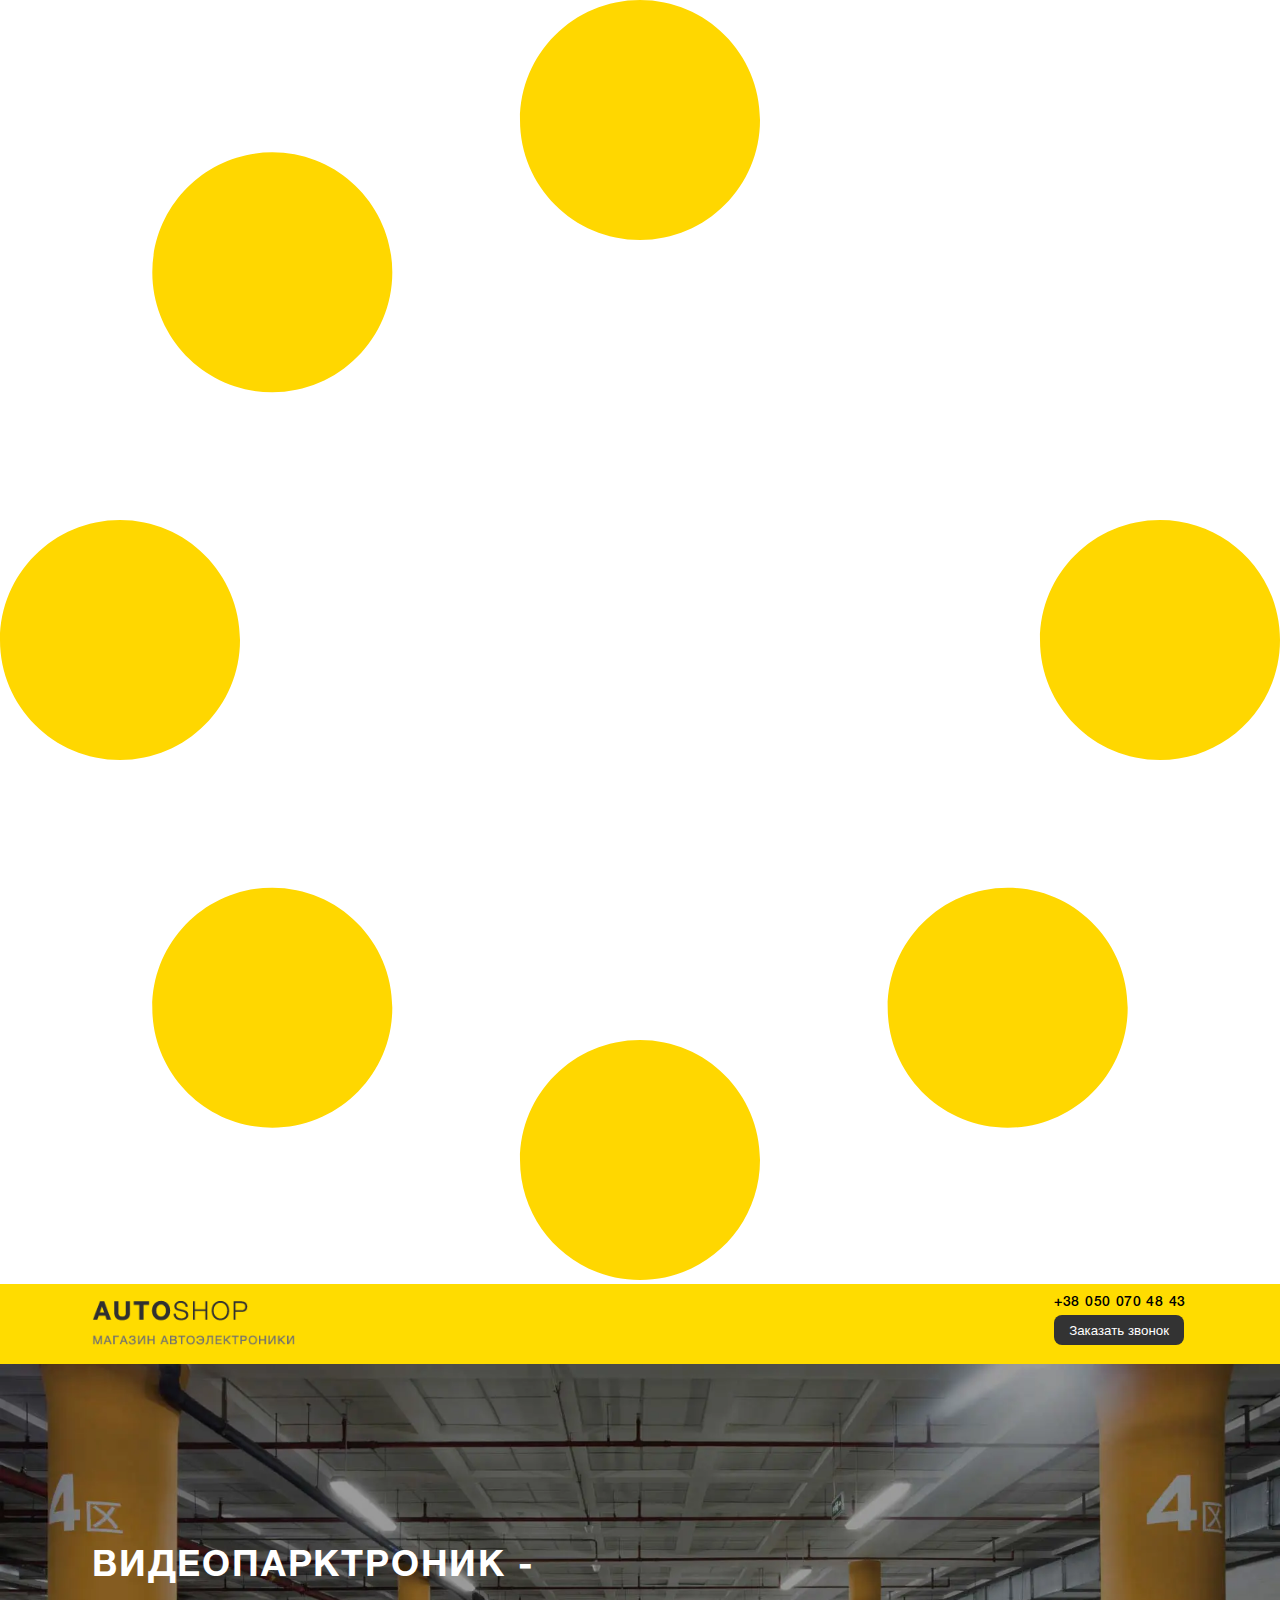
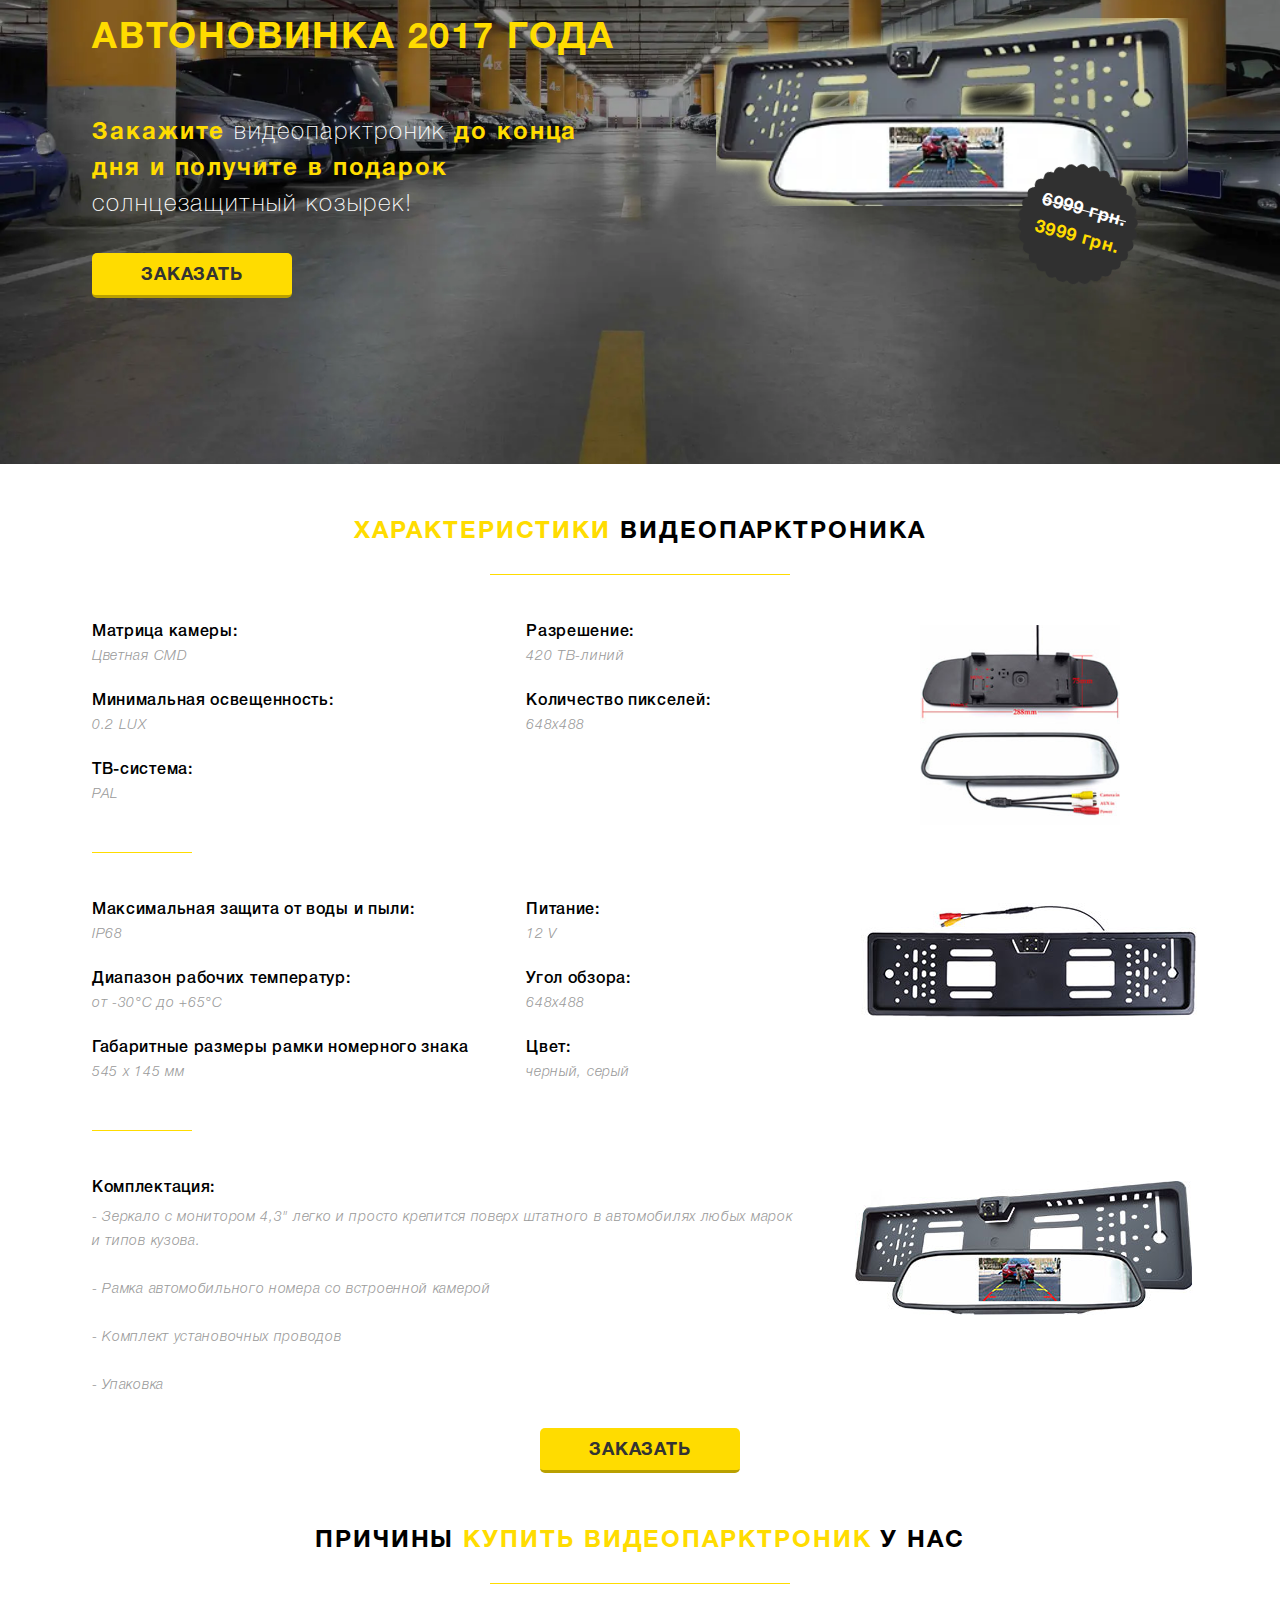
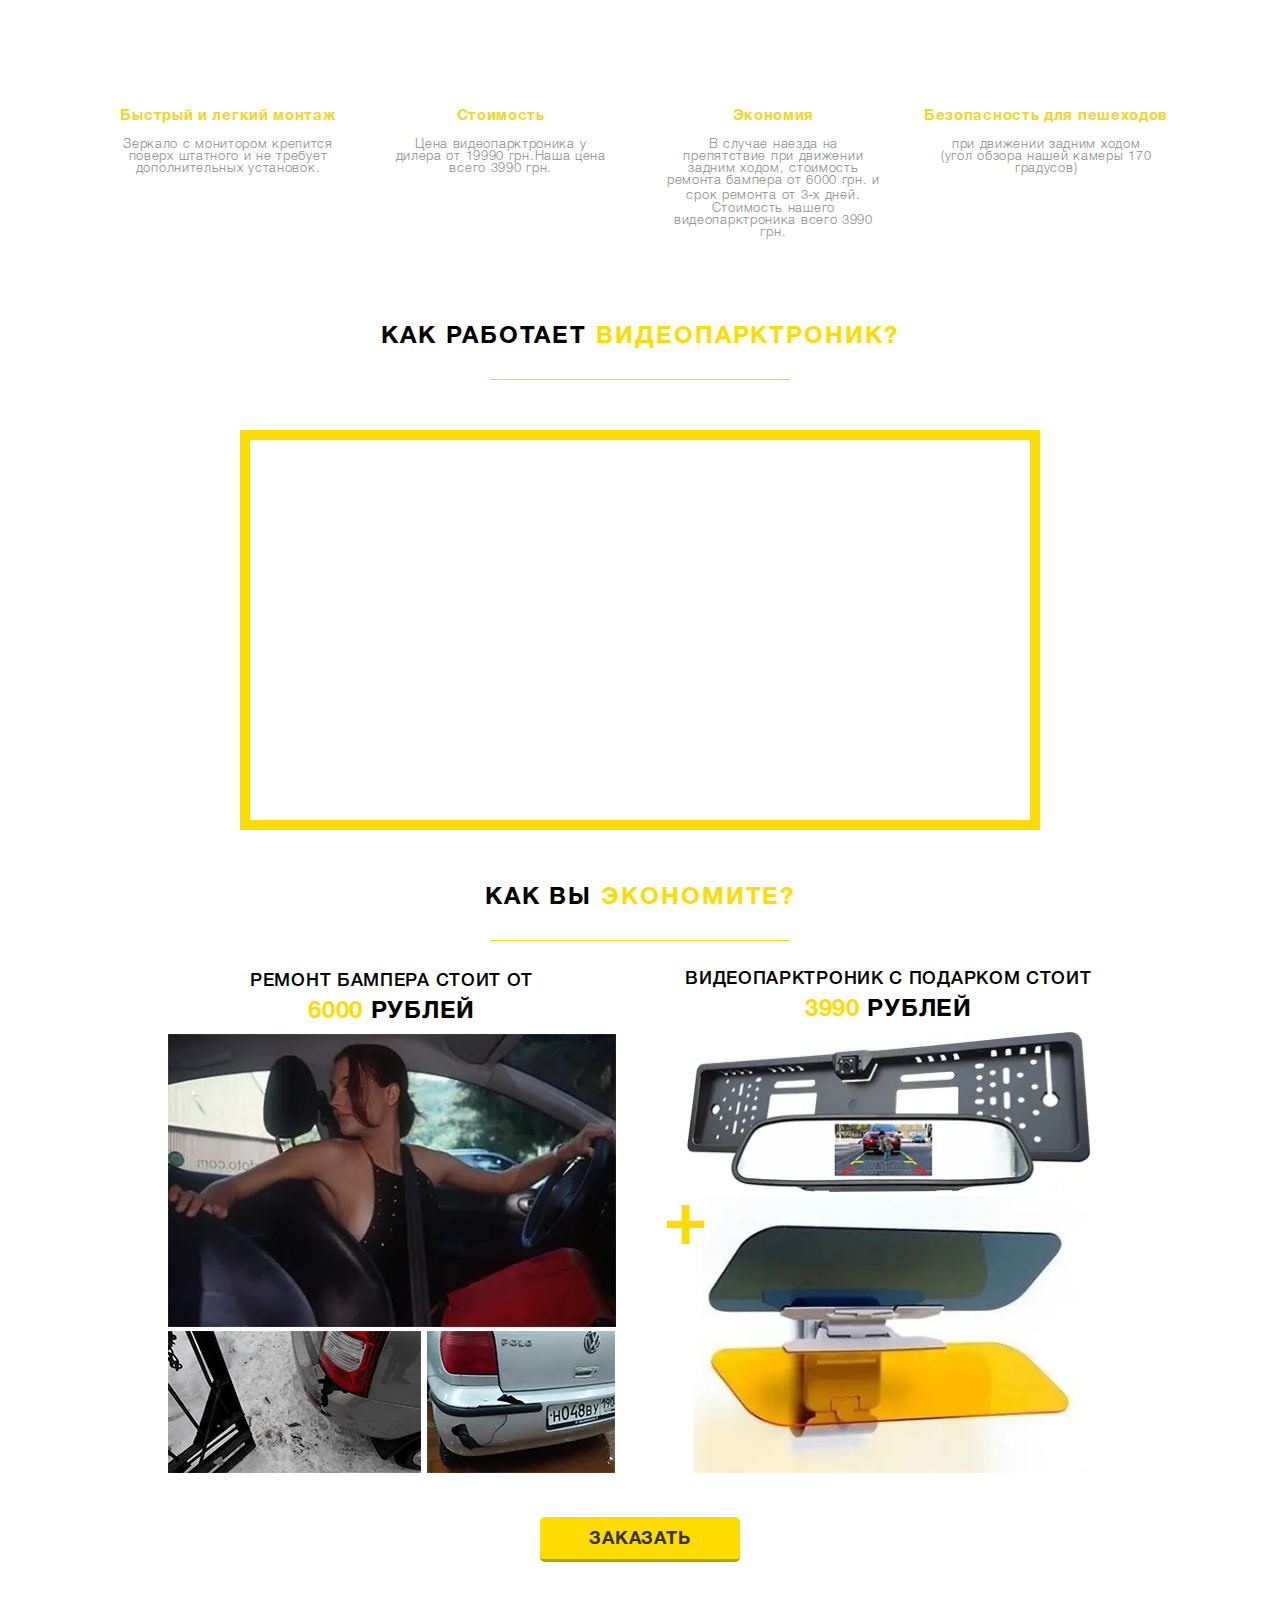
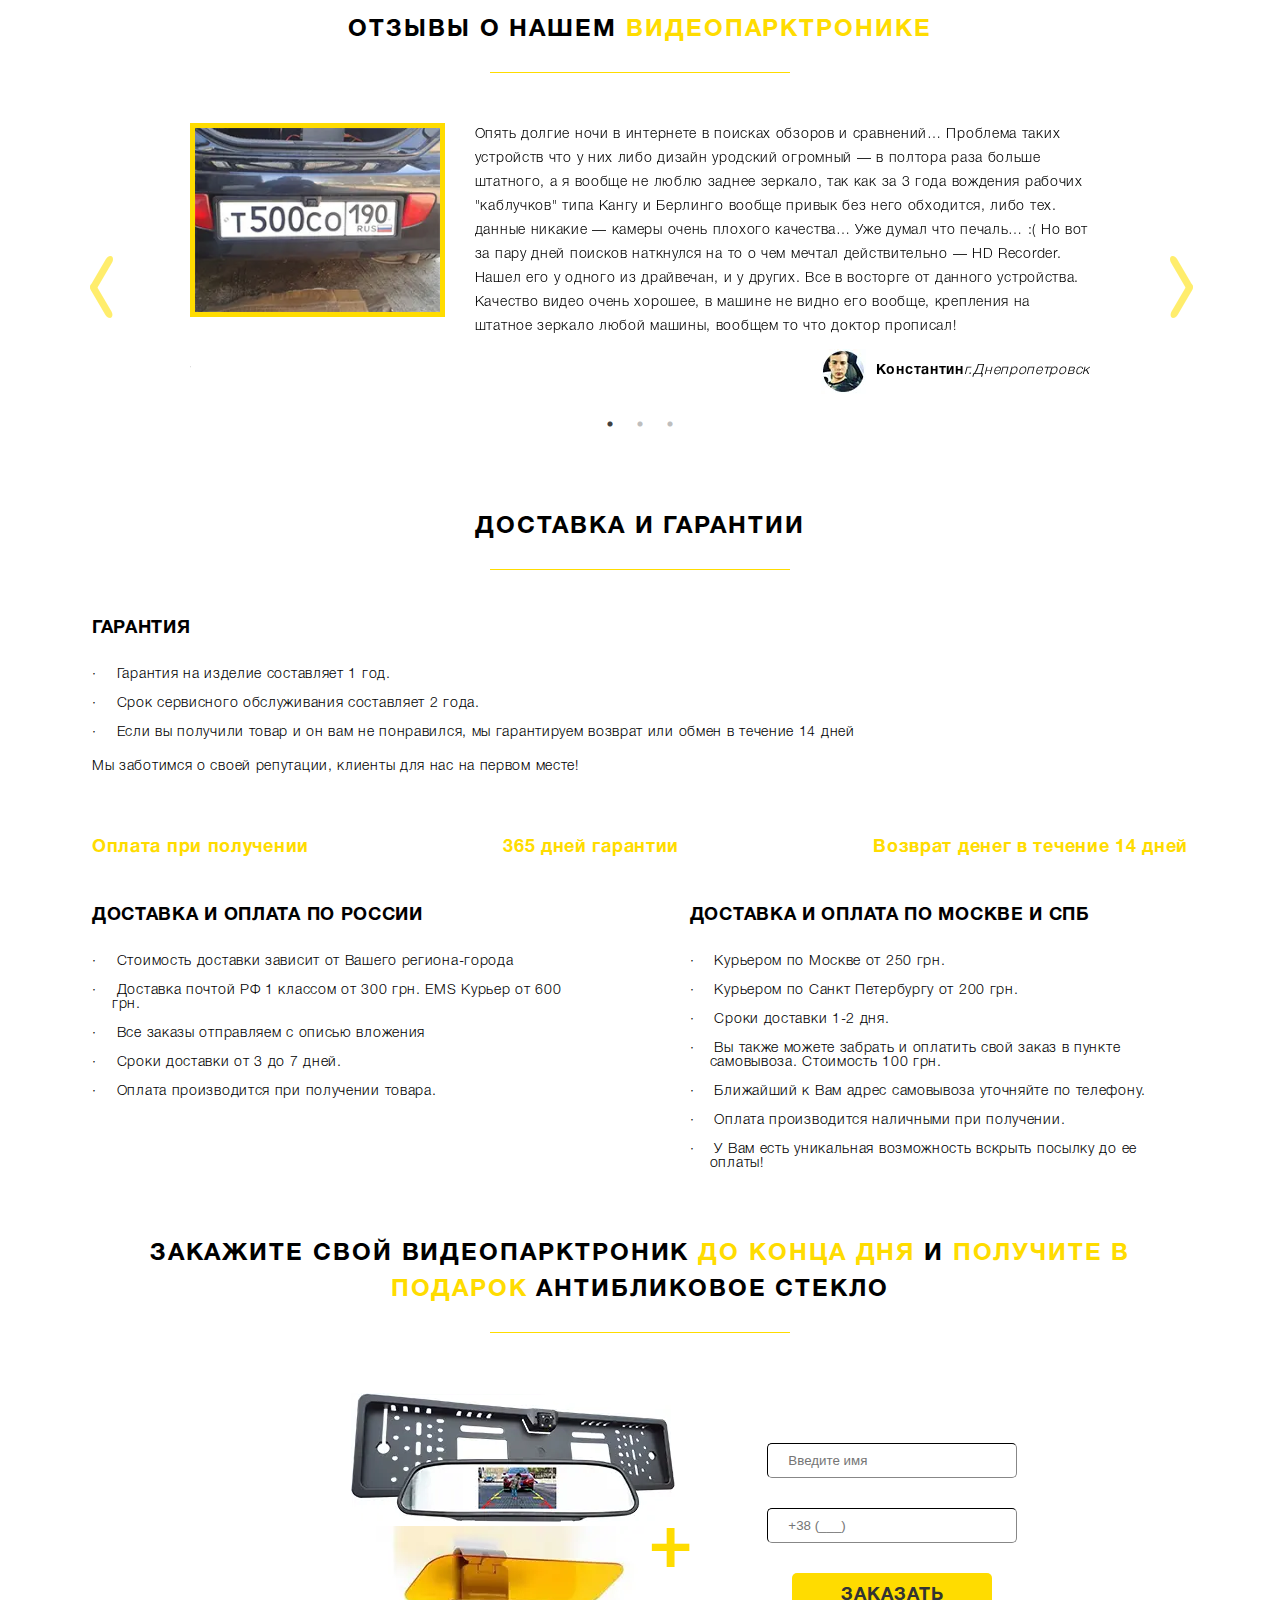
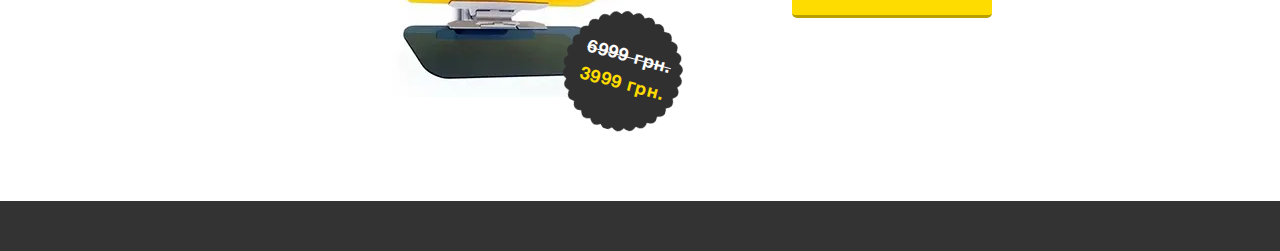
<file: HW15/index.html>
<!DOCTYPE html>
<html lang="ru">
<head>
    <meta charset="UTF-8">
    <title>Title</title>
    <link rel="preconnect" href="https://www.youtube.com">
    <link rel="stylesheet" href="css/screen.css">
    <link rel="stylesheet" href="css/fonts.css">
    <link rel="stylesheet" type="text/css" href="./slick/slick.css"/>
    <link rel="stylesheet" type="text/css" href="./slick/slick-theme.css"/>
    <link rel="stylesheet" href="css/main.css">
</head>
<body>
<div class="preloader">
        <svg class="preloader__image" role="img" xmlns="http://www.w3.org/2000/svg" viewBox="0 0 512 512">
          <path fill="gold"
            d="M304 48c0 26.51-21.49 48-48 48s-48-21.49-48-48 21.49-48 48-48 48 21.49 48 48zm-48 368c-26.51 0-48 21.49-48 48s21.49 48 48 48 48-21.49 48-48-21.49-48-48-48zm208-208c-26.51 0-48 21.49-48 48s21.49 48 48 48 48-21.49 48-48-21.49-48-48-48zM96 256c0-26.51-21.49-48-48-48S0 229.49 0 256s21.49 48 48 48 48-21.49 48-48zm12.922 99.078c-26.51 0-48 21.49-48 48s21.49 48 48 48 48-21.49 48-48c0-26.509-21.491-48-48-48zm294.156 0c-26.51 0-48 21.49-48 48s21.49 48 48 48 48-21.49 48-48c0-26.509-21.49-48-48-48zM108.922 60.922c-26.51 0-48 21.49-48 48s21.49 48 48 48 48-21.49 48-48-21.491-48-48-48z">
          </path>
        </svg>
</div>
<header>
    <div class="wrapper">
        <img src="img/logo.png" alt="Logo Avtoparktronik" class="logo">
        <div class="right-block">
            <a href="tel:+380500704843" class="phone">+38 050 070 48 43</a>
            <button class="btn-call">Заказать звонок</button>
        </div>
    </div>
</header>
<section class="main-screen">
    <div class="wrapper">
        <div class="left-block">
            <h1 class="h1">Видеопарктроник - <span class="yellow">Автоновинка 2017 года</span></h1>
            <p class="description">
                <span class="yellow"><b>Закажите</b></span> видеопарктроник <span class="yellow"><b>до конца дня и получите в подарок</b></span>
                солнцезащитный козырек!
            </p>
            <div class="timer"></div>
            <button class="btn-order">Заказать</button>
        </div>
        <div class="right-block">
            <picture> <source srcset="img/product1.webp" type="image/webp">
                <img src="img/product1.png" alt="" class="main-image"></picture>
            <div class="price">
                <div class="old-price">6999 грн.</div>
                <div class="new-price">3999 грн.</div>
            </div>
        </div>
    </div>
</section>
<section class="about">
    <div class="wrapper">
        <h2 class="h2"><span class="yellow">Характеристики</span> видеопарктроника</h2>
        <div class="column-block">
            <div class="description">
                <h4 class="param">Матрица камеры:</h4>
                <p class="value">Цветная CMD</p>
                <h4 class="param">Минимальная освещенность:</h4>
                <p class="value">0.2 LUX</p>
                <h4 class="param">ТВ-система:</h4>
                <p class="value">PAL</p>
            </div>
            <div class="description">
                <h4 class="param">Разрешение:</h4>
                <p class="value">420 ТВ-линий</p>
                <h4 class="param">Количество пикселей:</h4>
                <p class="value">648х488</p>
            </div>
            <div class="description">
                <img src="img/about-1.jpg" alt="">
            </div>
        </div>
        <div class="column-block">
            <div class="description">
                <h4 class="param">Максимальная защита от воды и пыли:</h4>
                <p class="value">IP68</p>
                <h4 class="param">Диапазон рабочих температур:</h4>
                <p class="value">от -30°C до +65°C</p>
                <h4 class="param">Габаритные размеры рамки номерного знака</h4>
                <p class="value">545 х 145 мм</p>
            </div>
            <div class="description">
                <h4 class="param">Питание:</h4>
                <p class="value">12 V</p>
                <h4 class="param">Угол обзора:</h4>
                <p class="value">648х488</p>
                <h4 class="param">Цвет:</h4>
                <p class="value">черный, серый</p>
            </div>
            <div class="description">
                <img src="img/about-2.jpg" alt="">
            </div>
        </div>
        <div class="column-block last">
            <div class="description double">
                <h4 class="param">Комплектация:</h4>
                <p class="value">
                    - Зеркало с монитором 4,3" легко и просто крепится поверх штатного в автомобилях любых марок и типов
                    кузова.<br><br>
                    - Рамка автомобильного номера со встроенной камерой<br><br>
                    - Комплект установочных проводов<br><br>
                    - Упаковка
                </p>
            </div>
            <div class="description">
                <img src="img/about-3.jpg" alt="">
            </div>
        </div>
        <button class="btn-order centred">Заказать</button>
    </div>
</section>
<section class="reasons">
    <div class="wrapper">
        <h2 class="h2">
            причины <span class="yellow">купить видеопарктроник</span> у нас
        </h2>
        <div class="reason">
            <div class="square">
               <div class="bg-reason1"></div>
            </div>
            <h4 class="h4">Быстрый и легкий монтаж</h4>
            <div class="reason-text">Зеркало с монитором крепится поверх штатного и не требует дополнительных установок.
            </div>
        </div>
        <div class="reason">
            <div class="square">
                <div class="bg-reason2"></div>
            </div>
            <h4 class="h4">Стоимость</h4>
            <div class="reason-text">Цена видеопарктроника у дилера от 19990 грн.Наша цена всего 3990 грн.
            </div>
        </div>
        <div class="reason">
            <div class="square">
                <div class="bg-reason3"></div>
            </div>
            <h4 class="h4">Экономия</h4>
            <div class="reason-text">В случае наезда на препятствие при движении задним ходом, стоимость ремонта бампера
                от 6000 грн. и срок ремонта от 3‐х дней. Стоимость нашего видеопарктроника всего 3990 грн.
            </div>
        </div>
        <div class="reason">
            <div class="square">
                <div class="bg-reason4"></div>
            </div>
            <h4 class="h4">Безопасность для пешеходов</h4>
            <div class="reason-text">при движении задним ходом (угол обзора нашей камеры 170 градусов)
            </div>
        </div>
    </div>
</section>
<section class="video">
    <div class="wrapper">
        <h2 class="h2">как работает <span class="yellow">видеопарктроник?</span></h2>
        <div id="video"></div>
    </div>
</section>
<section class="how">
    <div class="wrapper">
        <h2 class="h2">как вы <span class="yellow">экономите?</span></h2>
        <div class="left-block">
            <p>ремонт бампера стоит от</p>
            <p class="cost"><span class="yellow">6000</span> рублей</p>
            <picture> <source srcset="img/girl-in-car.webp" type="image/webp">
                <img src="img/girl-in-car.jpg" alt="" class="full-width"> </picture>
            <img src="img/broken-car1.jpg" alt="" class="half-width">
            <picture>  <source srcset="img/broken-car2.webp" type="image/webp">
                <img src="img/broken-car2.jpg" alt="" class="half-width"></picture>  
        </div>
        <div class="right-block">
            <p>Видеопарктроник с подарком стоит</p>
            <p class="cost"><span class="yellow">3990</span> рублей</p>
            <picture> <source srcset="img/product.webp" type="image/webp">
                <img src="img/product.jpg" alt="" class="full-width small-height-fix"> </picture>
            <span class="plus yellow">+</span>
            <picture> <source srcset="img/gift.webp" type="image/webp">
                <img src="img/gift.jpg" alt="" class="full-width"> </picture>
        </div>
        <button class="btn-order centred">Заказать</button>
    </div>
</section>
<section class="reviews">
    <div class="wrapper">
        <h2 class="h2">отзывы о нашем <span class="yellow">видеопарктронике</span></h2>
        <div class="review-slider">
            <div class="slide">
                <picture> <source srcset="img/review1.webp" type="image/webp">
                    <img src="img/review1.jpg" alt="" class="main-review-img"> </picture>
                <p class="review-text">
                    Опять долгие ночи в интернете в поисках обзоров и сравнений… Проблема таких устройств что у них либо
                    дизайн
                    уродский огромный — в полтора раза больше штатного, а я вообще не люблю заднее зеркало, так как за 3
                    года
                    вождения рабочих "каблучков" типа Кангу и Берлинго вообще привык без него обходится, либо тех.
                    данные
                    никакие — камеры очень плохого качества… Уже думал что печаль… :( Но вот за пару дней поисков
                    наткнулся на
                    то о чем мечтал действительно — HD Recorder. Нашел его у одного из драйвечан, и у других. Все в
                    восторге от
                    данного устройства. Качество видео очень хорошее, в машине не видно его вообще, крепления на штатное
                    зеркало
                    любой машины, вообщем то что доктор прописал!
                </p>
                <div class="review-author">
                    <picture> <source srcset="img/review1-ava.webp" type="image/webp">
                        <img src="img/review1-ava.jpg" alt="" class="ava"></picture>
                    <b>Константин</b>
                    <i>г.Днепропетровск</i></div>
            </div>
            <div class="slide">
                <picture> <source srcset="img/review1.webp" type="image/webp">
                    <img src="img/review1.jpg" alt="" class="main-review-img"> </picture>
                <p class="review-text">
                    Опять долгие ночи в интернете в поисках обзоров и сравнений… Проблема таких устройств что у них либо
                    дизайн
                    уродский огромный — в полтора раза больше штатного, а я вообще не люблю заднее зеркало, так как за 3
                    года
                    вождения рабочих "каблучков" типа Кангу и Берлинго вообще привык без него обходится, либо тех.
                    данные
                    никакие — камеры очень плохого качества… Уже думал что печаль… :( Но вот за пару дней поисков
                    наткнулся на
                    то о чем мечтал действительно — HD Recorder. Нашел его у одного из драйвечан, и у других. Все в
                    восторге от
                    данного устройства. Качество видео очень хорошее, в машине не видно его вообще, крепления на штатное
                    зеркало
                    любой машины, вообщем то что доктор прописал!
                </p>
                <div class="review-author">
                    <picture> <source srcset="img/review1-ava.webp" type="image/webp">
                        <img src="img/review1-ava.jpg" alt="" class="ava"></picture>
                    <b>Константин</b>
                    <i>г.Днепропетровск</i></div>
            </div>
            <div class="slide">
                <picture> <source srcset="img/review1.webp" type="image/webp">
                    <img src="img/review1.jpg" alt="" class="main-review-img"> </picture>
                <p class="review-text">
                    Опять долгие ночи в интернете в поисках обзоров и сравнений… Проблема таких устройств что у них либо
                    дизайн
                    уродский огромный — в полтора раза больше штатного, а я вообще не люблю заднее зеркало, так как за 3
                    года
                    вождения рабочих "каблучков" типа Кангу и Берлинго вообще привык без него обходится, либо тех.
                    данные
                    никакие — камеры очень плохого качества… Уже думал что печаль… :( Но вот за пару дней поисков
                    наткнулся на
                    то о чем мечтал действительно — HD Recorder. Нашел его у одного из драйвечан, и у других. Все в
                    восторге от
                    данного устройства. Качество видео очень хорошее, в машине не видно его вообще, крепления на штатное
                    зеркало
                    любой машины, вообщем то что доктор прописал!
                </p>
                <div class="review-author">
                    <picture> <source srcset="img/review1-ava.webp" type="image/webp">
                        <img src="img/review1-ava.jpg" alt="" class="ava"></picture>
                    <b>Константин</b>
                    <i>г.Днепропетровск</i></div>
            </div>
        </div>
    </div>
</section>
<section class="delivery">
    <div class="wrapper">
        <h2 class="h2">Доставка и гарантии</h2>
        <h4 class="h4">Гарантия</h4>
        <ul>
            <li>Гарантия на изделие составляет 1 год.</li>
            <li>Срок сервисного обслуживания составляет 2 года.</li>
            <li>Если вы получили товар и он вам не понравился, мы гарантируем возврат или обмен в течение 14 дней</li>
        </ul>
        <p>Мы заботимся о своей репутации, клиенты для нас на первом месте!</p>
        <div class="advantages">
            <div class="adv"> <div class="bg-adv1"></div>
                <div class="adv-title yellow">Оплата при получении</div>
            </div>
            <div class="adv"><div class="bg-adv2"></div>
                <div class="adv-title yellow">365 дней гарантии</div>
            </div>
            <div class="adv"><div class="bg-adv3"></div>
                <div class="adv-title yellow">Возврат денег в течение 14 дней</div>
            </div>
        </div>
        <div class="left-block">
            <h4 class="h4">доставка и оплата по россии</h4>
            <ul>
                <li>Стоимость доставки зависит от Вашего региона-города</li>
                <li>Доставка почтой РФ 1 классом от 300 грн. EMS Курьер от 600 грн.</li>
                <li>Все заказы отправляем с описью вложения</li>
                <li>Сроки доставки от 3 до 7 дней.</li>
                <li>Оплата производится при получении товара.</li>
            </ul>
        </div>
        <div class="right-block">
            <h4 class="h4">Доставка и оплата по москве и спб</h4>
            <ul>
                <li>Курьером по Москве от 250 грн.</li>
                <li>Курьером по Санкт Петербургу от 200 грн.</li>
                <li>Сроки доставки 1-2 дня.</li>
                <li>Вы также можете забрать и оплатить свой заказ в пункте
                    самовывоза. Стоимость 100 грн.
                </li>
                <li>Ближайший к Вам адрес самовывоза уточняйте по телефону.</li>
                <li>Оплата производится наличными при получении.</li>
                <li>У Вам есть уникальная возможность вскрыть посылку до ее оплаты!</li>
            </ul>
        </div>
    </div>
</section>
<section class="last-screen">
    <div class="wrapper">
        <h2 class="h2">закажите свой видеопарктроник <span class="yellow">до конца дня</span>
            И <span class="yellow">получите в подарок</span> антибликовое стекло</h2>
        <div class="left-block">
            <picture> <source srcset="img/product-reverse.webp" type="image/webp">
             <img src="img/product-reverse.jpg" alt=""></picture>
            <span class="plus">+</span>
            <picture> <source srcset="img/gift-reverse.webp" type="image/webp">
                <img src="img/gift-reverse.jpg" alt=""></picture>
            <div class="price">
                <div class="old-price">6999 грн.</div>
                <div class="new-price">3999 грн.</div>
            </div>
        </div>
        <div class="right-block">
            <form action="form-ok.php">
                <input type="text" name="name" class="name" placeholder="Введите имя">
                <input type="text" name="phone" class="phone" placeholder="+38 (___)">
                <div id="timer2"></div>
                <button class="btn-order centred">Заказать</button>
            </form>
        </div>
    </div>
</section>
<footer>
    <div class="wrapper">

    </div>
</footer>

<script src="https://ajax.googleapis.com/ajax/libs/jquery/3.6.0/jquery.min.js"></script>
<script src="slick/slick.min.js"></script>
<script>
$(document).ready(function () {
           $('.review-slider').slick({
                dots: true,
                infinite: true,
                speed: 500,
                slidesToShow: 1,
                adaptiveHeight: true
        });
			
});
</script>
<script>
    window.onload = function () {
      document.body.classList.add('loaded_hiding');
      window.setTimeout(function () {
        document.body.classList.add('loaded');
        document.body.classList.remove('loaded_hiding');
      }, 500);
    }
</script>
</body>
</html>
</file>
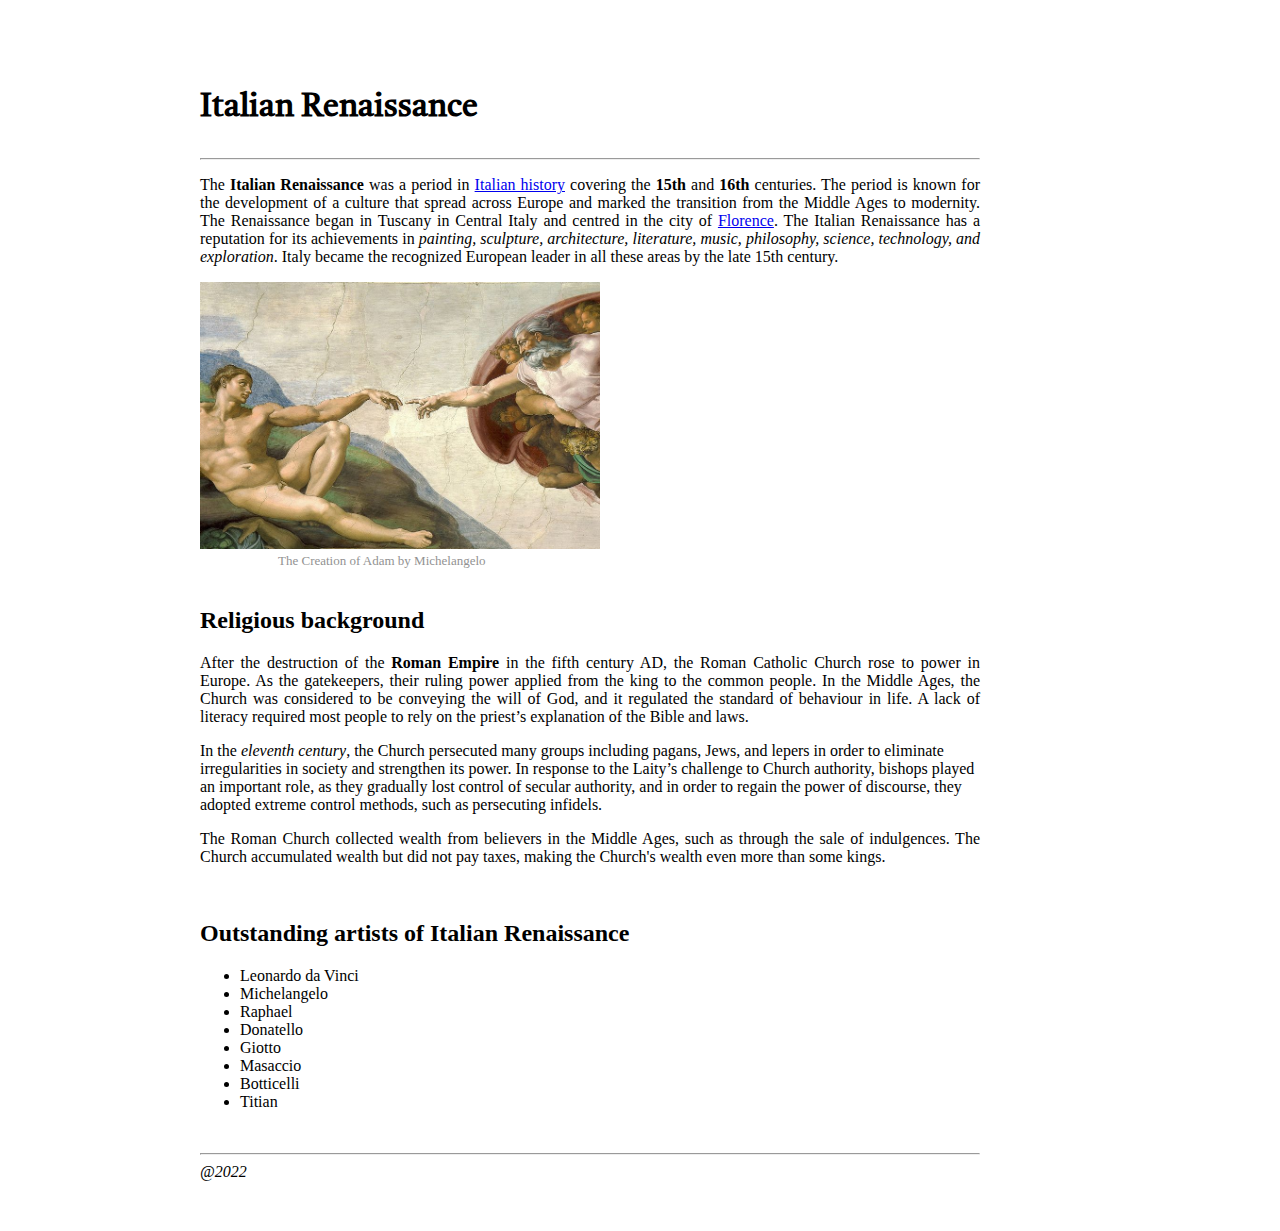
<file: HW2/index.html>
<!DOCTYPE html>
<html lang="en">
<head>
    <meta charset="UTF-8">
    <meta http-equiv="X-UA-Compatible" content="IE=edge">
    <meta name="viewport" content="width=device-width, initial-scale=1.0">
    <title>HW2</title>
    <link rel="stylesheet" href="style.css">
    <link rel="preconnect" href="https://fonts.googleapis.com">
<link rel="preconnect" href="https://fonts.gstatic.com" crossorigin>
<link href="https://fonts.googleapis.com/css2?family=Tiro+Kannada:ital@1&display=swap" rel="stylesheet">

</head>
<body>
    <header>
        <h1>
            Italian Renaissance
        </h1>
        <hr>
    </header>

    <main>
        <section> 
            <p>
                The <span>Italian Renaissance</span> was a period in <a href="https://en.wikipedia.org/wiki/History_of_Italy" target="_blank">Italian history</a> covering the <span>15th</span> and <span>16th</span> centuries. The period is known for the 
                development of a culture that spread across Europe and marked the transition from the Middle Ages to modernity. The Renaissance began in Tuscany in Central Italy and centred in the city of <a href="https://en.wikipedia.org/wiki/Florence" target="_blank">Florence</a>. The Italian Renaissance has a reputation for its achievements in <em>painting, sculpture,
                architecture, literature, music, philosophy, science, technology, and exploration</em>.
                Italy became the recognized European leader in all these areas by the late 15th century.
            </p>
            <img src="./High-Renaissance.jpeg" alt="The creation of Adam">
            <figcaption>The Creation of Adam by Michelangelo</figcaption>
        </section>
        <br/>

        <section>
            <h2>Religious background</h2>
            <p>
                After the destruction of the <span>Roman Empire</span> in the fifth century AD, the Roman Catholic Church rose to power in Europe. As the gatekeepers, their ruling power applied from the king to the common people. In the Middle Ages, the Church was considered to be conveying the will of God, and it regulated the standard of behaviour in life. A lack of literacy required most people to rely on the priest’s explanation of the Bible and laws.
            </p>
                In the <em>eleventh century</em>, the Church persecuted many groups including pagans, Jews, and lepers in order to eliminate irregularities in society and strengthen its power. In response to the Laity’s challenge to Church authority, bishops played an important role, as they gradually lost control of secular authority, and in order to regain the power of discourse, they adopted extreme control methods, such as persecuting infidels.
            <p>
                The Roman Church collected wealth from believers in the Middle Ages, such as through the sale of indulgences. The Church accumulated wealth but did not pay taxes, making the Church's wealth even more than some kings.
            </p>
        </section>
        <br/>

        <section>
            <h2>Outstanding artists of Italian Renaissance</h2>
            <ul>
                <li>Leonardo da Vinci</li>
                <li>Michelangelo</li>
                <li>Raphael </li>
                <li>Donatello</li>
                <li>Giotto</li>
                <li>Masaccio</li>
                <li>Botticelli</li>
                <li>Titian</li>
            </ul>
        </section>
    </main>
    <br/>
    <hr>

    <footer>
        <address>@2022</address>
    </footer>



</body>
</html>
</file>
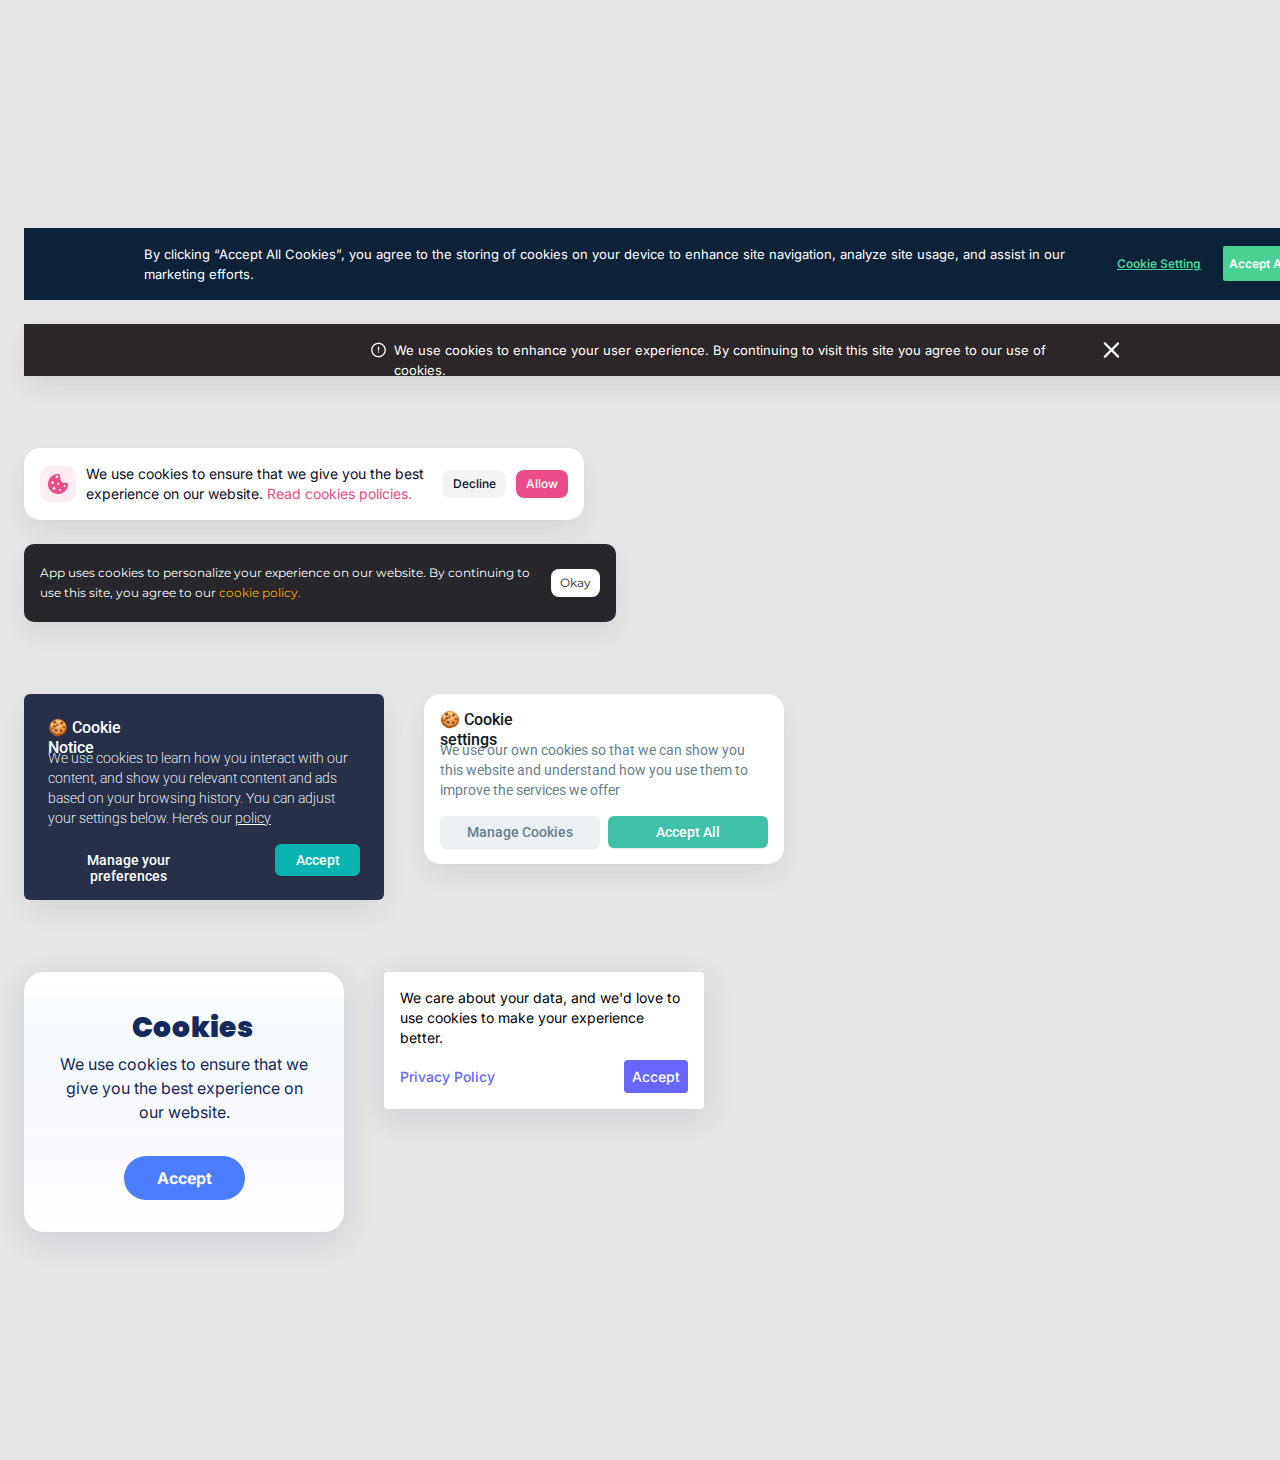
<file: HW3/index.html>
<!DOCTYPE html>
<html lang="en">
<head>
    <meta charset="UTF-8">
    <meta http-equiv="X-UA-Compatible" content="IE=edge">
    <meta name="viewport" content="width=device-width, initial-scale=1.0">
    <title>HW3</title>
    <link rel="stylesheet" href="styles/reset.css">
    <link rel="stylesheet" href="styles/style.css">
    <link rel="preconnect" href="https://fonts.googleapis.com">
    <link rel="preconnect" href="https://fonts.gstatic.com" crossorigin>
    <link href="https://fonts.googleapis.com/css2?family=Inter&display=swap" rel="stylesheet">
    <link rel="preconnect" href="https://fonts.googleapis.com">
    <link rel="preconnect" href="https://fonts.gstatic.com" crossorigin>
    <link href="https://fonts.googleapis.com/css2?family=Montserrat&display=swap" rel="stylesheet">
    <link rel="preconnect" href="https://fonts.googleapis.com">
    <link rel="preconnect" href="https://fonts.gstatic.com" crossorigin>
    <link href="https://fonts.googleapis.com/css2?family=Roboto&display=swap" rel="stylesheet">
    <link rel="preconnect" href="https://fonts.googleapis.com">
    <link rel="preconnect" href="https://fonts.gstatic.com" crossorigin>
    <link href="https://fonts.googleapis.com/css2?family=Poppins:wght@800&display=swap" rel="stylesheet">
</head>
<body>
    <div class="banner-1">
        <p class="inside-banner-1">
            By clicking “Accept All Cookies”, you agree to the storing of cookies on your device to enhance site navigation, analyze site usage, and assist in our marketing efforts.
        </p>
        <a href="#">Cookie Setting</a>
        <button id="aac">Accept All Cookies</button>
    </div>

    <div class="banner-2">
        <button class="info"></button>
        <p class="inside-banner-2">
            We use cookies to enhance your user experience. By continuing to visit this site you agree to our use of cookies.
        </p>
        <button class="criss-cross"></button>
    </div>

    <div class="banner-3">
        <img class="bittedcookie" src="./images/Frame.png" alt="bittedcookie">
        <p class="inside-banner-3">
            We use cookies to ensure that we give you the best experience on our website. 
            <a href="#">Read cookies policies.</a>
        </p>
        <button class="decline">Decline</button>
        <button class="allow">Allow</button>
    </div>

    <div class="banner-4">
        <p class="inside-banner-4">
            App uses cookies to personalize your experience on our website. By continuing to use this site, you agree to our
            <a href="#">cookie policy.</a>
        </p>
        <button class="okay">Okay</button>
    </div>

    <div class="container">
        <div class="banner-5">
            <h5 class="cookie-notice">🍪 Cookie Notice</h5>
            <p class="inside-banner-5">
                We use cookies to learn how you interact with our content, and show you relevant content and ads based on your browsing history. You can adjust your settings below. Here’s our 
                <a href="#">policy</a>
            </p>
            <p class="low-ban5">
                <a class="manage-pref" href="#">Manage your preferences</a>
                <button class="accept-ban5">Accept</button>
            </p>
        </div>

        <div class="banner-6">
            <h5 class="cookie-settings">🍪 Cookie settings</h5>
            <p class="inside-banner-6">
                We use our own cookies so that we can show you this website and understand how you use them to improve the services we offer
            </p>
            <span class="low-ban6">
                <button class="manage-cookies">Manage Cookies</button>
                <button class="accept-ban6">Accept All</button>
            </span>
        </div>
    </div>

    <div class="container-2">
        <div class="banner-7">
            <h2>Cookies</h2>
            <p class="inside-banner-7">
                We use cookies to ensure that we give you the best experience on our website.
            </p>
            <button class="accept-ban7">Accept</button>
        </div>

        <div class="banner-8">
            <p class="inside-banner-8">
                We care about your data, and we'd love to use cookies to make your experience better.
            </p>
            <span class="low-ban8">
                <a href="#">Privacy Policy</a>
                <button class="accept-ban8">Accept</button>
            </span>
        </div>
    </div>
</body>
</html>
</file>
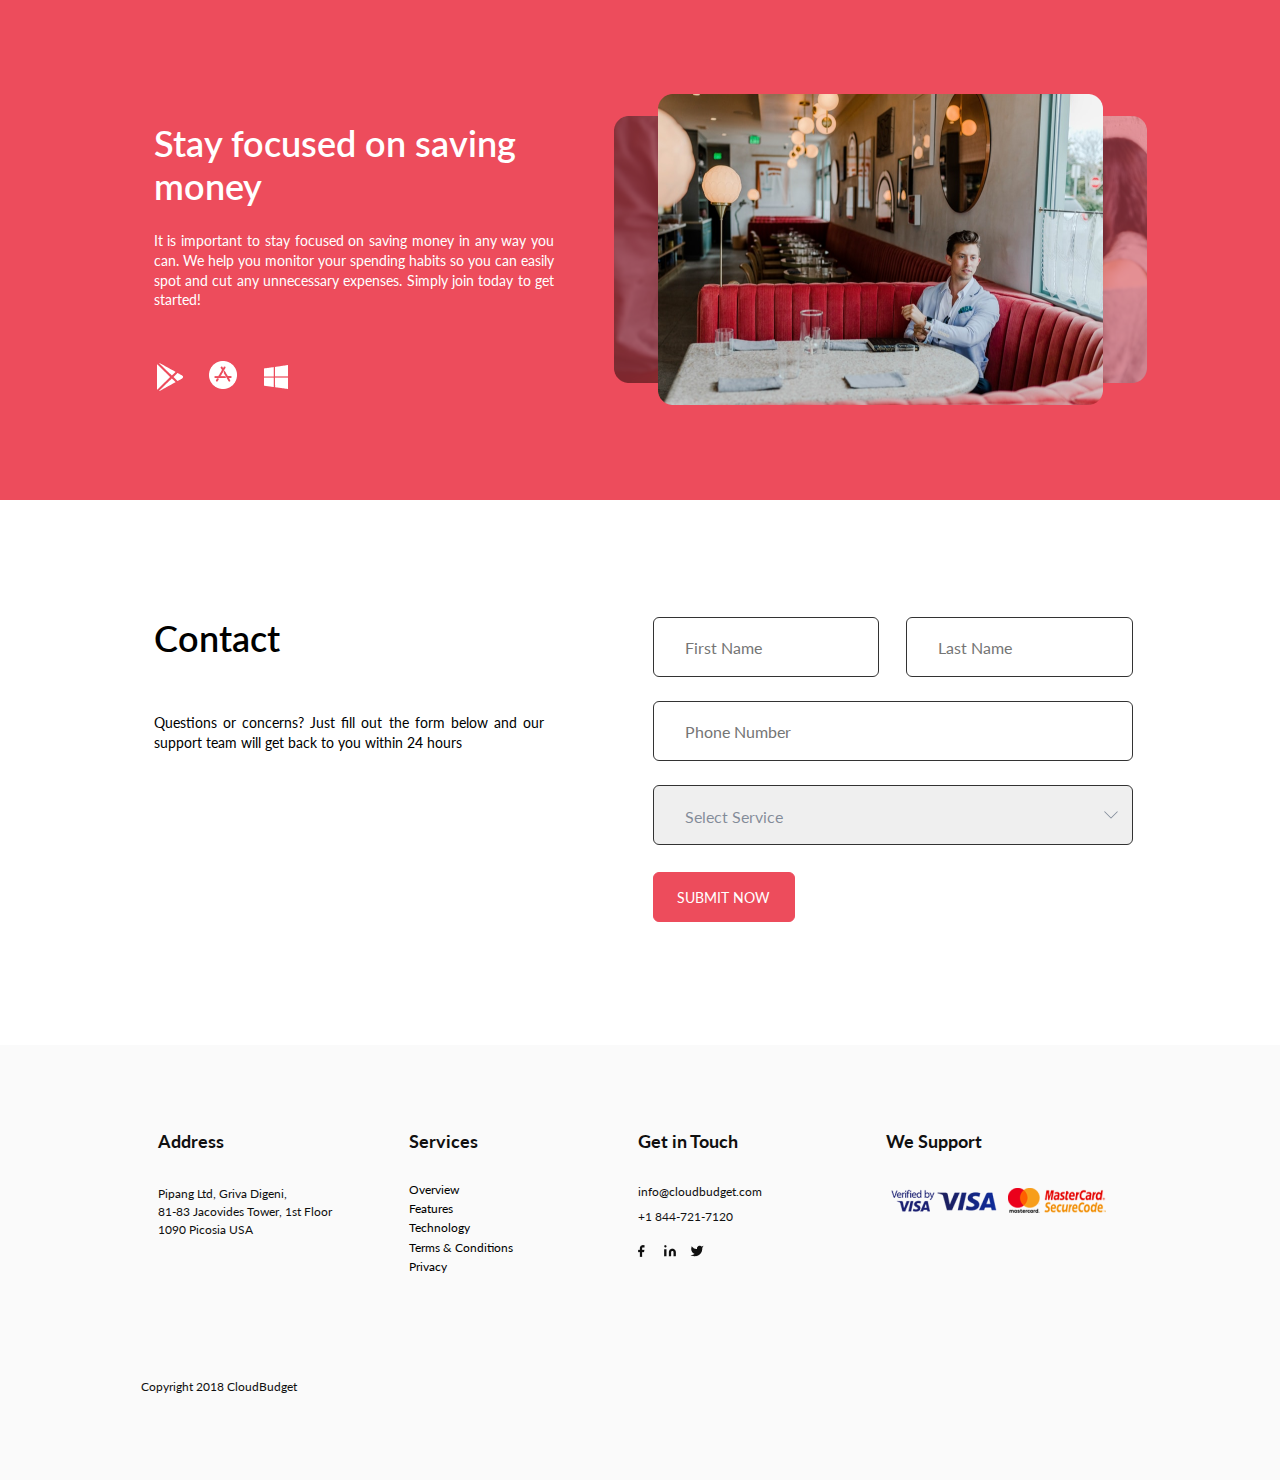
<file: HW4/index.html>
<!DOCTYPE html>
<html lang="en">
<head>
    <meta charset="UTF-8">
    <meta http-equiv="X-UA-Compatible" content="IE=edge">
    <meta name="viewport" content="width=device-width, initial-scale=1.0">
    <title>HW4</title>
    <link rel="stylesheet" href="reset.css">
    <link rel="stylesheet" href="style.css">
    <link rel="preconnect" href="https://fonts.googleapis.com">
    <link rel="preconnect" href="https://fonts.gstatic.com" crossorigin>
    <link href="https://fonts.googleapis.com/css2?family=Lato&display=swap" rel="stylesheet">
</head>
<body>
    <header class="header">
        <div class="header-text">
            <h3 class="caption">Stay focused on saving money</h3>
            <p class="header-paragraph">It is important to stay focused on saving money in any way you can. We help you monitor your spending habits so you can easily spot and cut any unnecessary expenses. Simply join today to get started!</p>
            <nav class="download-links">
                <a class="playmarket-download" href="https://play.google.com/store/apps/editorial?id=mc_apps_ua__crisis_response__phase_2_fcp" target="_blank"> <img class="playmarket" src="./images/playmarket.png" alt="playmarketdownload"> </a>
                <a class="appstore-download" href="https://www.apple.com/app-store/" target="_blank"> <img src="./images/appstore.png" alt="appstoredownload"> </a>
                <a class="windows-download" href="https://apps.microsoft.com/store/apps" target="_blank"> <img src="./images/windows.png" alt="windowsdownload"> </a>
            </nav>
        </div>

        <div class="header-iamge">
            <img src="./images/man.png" alt="maninrestourant">
        </div>
    </header>

    <main class="main">
        <div class="contacts">
            <h3 class="main-title">Contact</h3>
            <p class="questions">Questions or concerns? Just fill out the form below and our support team will get back to you within 24 hours</p>
        </div>

        <div class="container">
            <div class="names">
                <input type="text" name="first-name" placeholder="First Name">
                <input type="text" name="last-name" placeholder="Last Name">
            </div>

            <div class="fill-in-main">
                <input type="text" name="phone-number" placeholder="Phone Number">
                <select name="select-service">
                    <option value="Select Service">Select Service</option>
                    <option value="1">1</option>
                    <option value="2">2</option>
                    <option value="3">3</option>
                    <option value="4">4</option>
                    <option value="5">5</option>
                </select>
            </div>

            <div class="submit">
                <button type="submit-button">SUBMIT NOW</button>
            </div>
        </div>
    </main>

    <footer class="footer">
        <div class="inside-footer">
            <div class="address">
                <h5>Address</h5>
                <p>Pipang Ltd, Griva Digeni, </br>
                    81-83 Jacovides Tower, 1st Floor</br>
                    1090 Picosia USA</p>
            </div>

            <div class="services">
                <h3>Services</h3>
                <ul>
                    <li> <a href="#">Overview</a> </li>
                    <li> <a href="#">Features</a> </li>
                    <li> <a href="#">Technology</a> </li>
                    <li> <a href="#">Terms & Conditions</a> </li>
                    <li> <a href="#">Privacy</a> </li>
                </ul>
            </div>

            <div class="get-in-touch">
                <h3>Get in Touch</h3>
                <p>info@cloudbudget.com</p>
                <p id="phone"> <a href="tel:+18447217120">+1 844-721-7120</a> </p>
                <div class="socials">
                    <span class="fb-link"> <a href="https://www.facebook.com/login/?privacy_mutation_token=eyJ0eXBlIjowLCJjcmVhdGlvbl90aW1lIjoxNjU0NTUwNjI3LCJjYWxsc2l0ZV9pZCI6MjY5NTQ4NDUzMDcyMDk1MX0%3D" target="_blank"><img src="./images/fb.png" alt="facebooklink"> </a></span>
                    <span class="in-link"> <a href="https://www.linkedin.com/login/ru?fromSignIn=true&trk=guest_homepage-basic_nav-header-signin" target="_blank"><img src="./images/linkedin.png" alt="linkedinlink"> </a></span>
                    <span class="twi-link"> <a href="https://twitter.com/i/flow/login" target="_blank"><img src="./images/twitter.png" alt="twitterlink"> </a></span>
                </div>
            </div>

            <div class="payments">
                <h3>We Support</h3>
                <img src="./images/payment.png" alt="paymentmethods">
            </div>
        </div>

        <div class="copyright">
            <p>Copyright 2018 CloudBudget</p>
        </div>
    </footer>
</body>
</html>
</file>
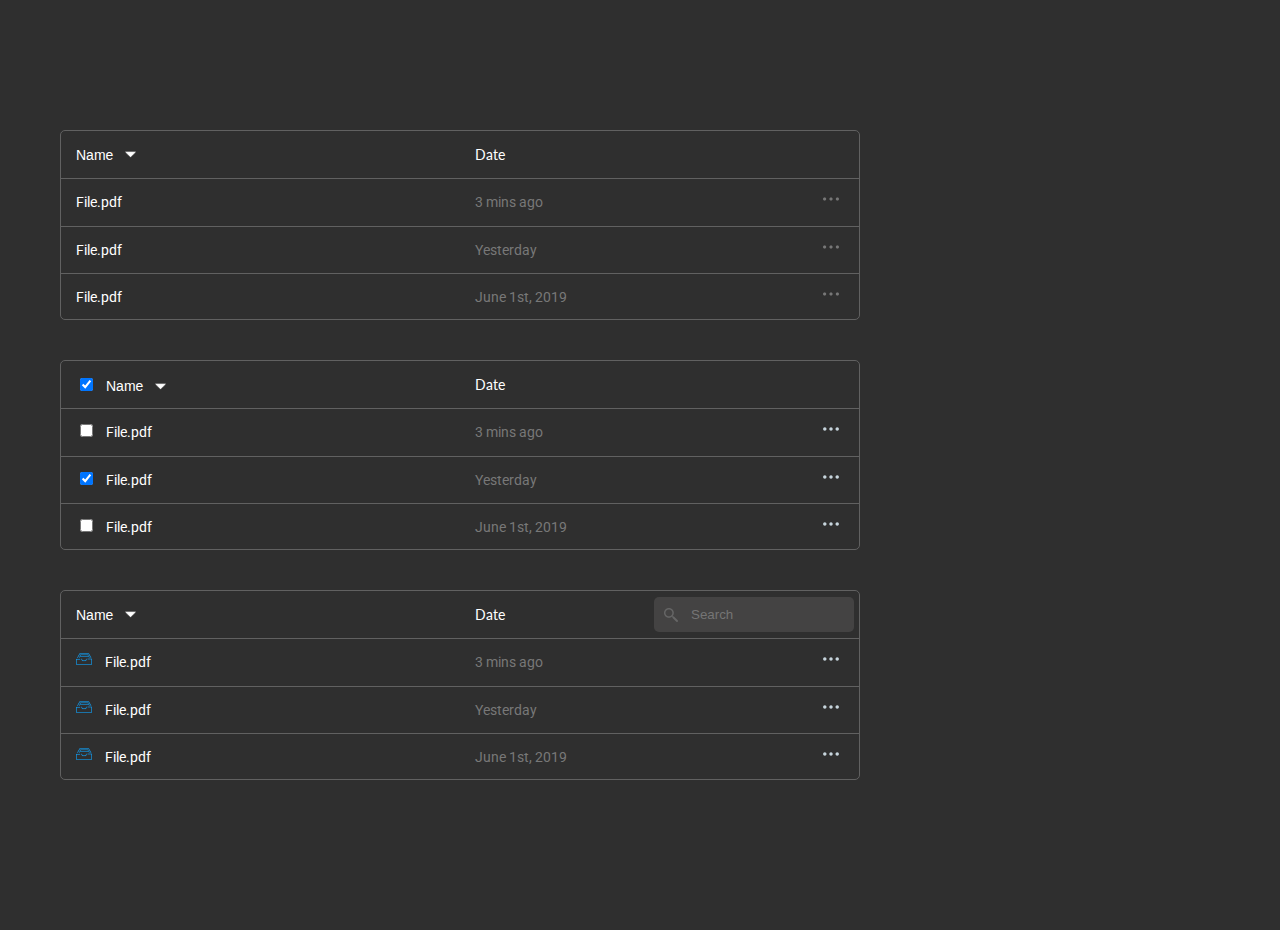
<file: HW5/index.html>
<!DOCTYPE html>
<html lang="en">
<head>
    <meta charset="UTF-8">
    <meta http-equiv="X-UA-Compatible" content="IE=edge">
    <meta name="viewport" content="width=device-width, initial-scale=1.0">
    <title>HW5</title>
    <link rel="stylesheet" href="./reset.css">
    <link rel="stylesheet" href="./style.css">
    <link rel="preconnect" href="https://fonts.googleapis.com">
    <link rel="preconnect" href="https://fonts.gstatic.com" crossorigin>
    <link href="https://fonts.googleapis.com/css2?family=Lato&display=swap" rel="stylesheet">
    <link rel="preconnect" href="https://fonts.googleapis.com">
    <link rel="preconnect" href="https://fonts.gstatic.com" crossorigin>
    <link href="https://fonts.googleapis.com/css2?family=Roboto:wght@300&display=swap" rel="stylesheet">
</head>
<body>
    <div class="container">
        <div class="wrapper1">
            <table class="table1">
                <tr>
                    <td class="caption1"> 
                        <select class="select1 name1">
                            <option value="Name">Name</option>
                            <option value="1">1</option>
                            <option value="2">2</option>
                            <option value="3">3</option>
                        </select> 
                    </td>
                    <td class="date1" colspan="2">Date</td>
                </tr>

                <tr>
                    <td class="filePdf1">File.pdf</td>
                    <td class="time">3 mins ago</td>
                    <td class="more1"> <img class="moreImg" src="./more.png" alt="more"> </td>
                </tr>

                <tr>
                    <td class="filePdf2">File.pdf</td>
                    <td class="time">Yesterday</td>
                    <td class="more1"> <img class="moreImg" src="./more.png" alt="more"> </td>
                </tr>

                <tr>
                    <td class="filePdf3">File.pdf</td>
                    <td class="time2">June 1st, 2019</td>
                    <td class="more2"> <img class="moreImg" src="./more.png" alt="more"> </td>
                </tr>
            </table>

        </div>

        <div class="wrapper2">
            <table class="table1">
                <tr>
                    <td class="caption1"> 
                        <input class="checkbox" type="checkbox" checked>
                        <select class="select1 name1">
                            <option value="Name">Name</option>
                            <option value="1">1</option>
                            <option value="2">2</option>
                            <option value="3">3</option>
                        </select> 
                    </td>
                    <td class="date1">Date</td>
                    <td class="more1"></td>
                </tr>

                <tr>
                    <td class="filePdf1">
                        <input class="checkbox" type="checkbox">
                        File.pdf</td>
                    <td class="time">3 mins ago</td>
                    <td class="more1"> <img class="moreImg" src="./more1.png" alt="more"> </td>
                </tr>

                <tr>
                    <td class="filePdf2">
                        <input class="checkbox" type="checkbox" checked>
                        File.pdf    </td>
                    <td class="time">Yesterday</td>
                    <td class="more1"> <img class="moreImg" src="./more1.png" alt="more"> </td>
                </tr>

                <tr>
                    <td class="filePdf3">
                        <input class="checkbox" type="checkbox">
                        File.pdf</td>
                    <td class="time2">June 1st, 2019</td>
                    <td class="more2"> <img class="moreImg" src="./more1.png" alt="more"> </td>
                </tr>
            </table>
        </div>

        <div class="wrapper3">
            <table class="table1">
                <tr>
                    <td class="caption1"> 
                        <select class="select1 name1">
                            <option value="Name">Name</option>
                            <option value="1">1</option>
                            <option value="2">2</option>
                            <option value="3">3</option>
                        </select> 
                    </td>
                    <td class="date1">Date</td>
                    <td id="search">
                        <input class="search" type="search" placeholder="Search">
                    </td>
                </tr>

                <tr>
                    <td class="filePdf1">
                        <img src="./opened-frontal-drawer.png" alt="opened-frontal-drawer">
                        File.pdf</td>
                    <td class="time">3 mins ago</td>
                    <td class="more1"> <img class="moreImg" src="./more1.png" alt="more"> </td>
                </tr>

                <tr>
                    <td class="filePdf2">
                        <img src="./opened-frontal-drawer.png" alt="opened-frontal-drawer">
                        File.pdf</td>
                    <td class="time">Yesterday</td>
                    <td class="more1"> <img class="moreImg" src="./more1.png" alt="more"> </td>
                </tr>

                <tr>
                    <td class="filePdf3">
                        <img src="./opened-frontal-drawer.png" alt="opened-frontal-drawer">
                        File.pdf</td>
                    <td class="time2">June 1st, 2019</td>
                    <td class="more2"> <img class="moreImg" src="./more1.png" alt="more"> </td>
                </tr>
            </table>
    </div>
    
</body>
</html>
</file>
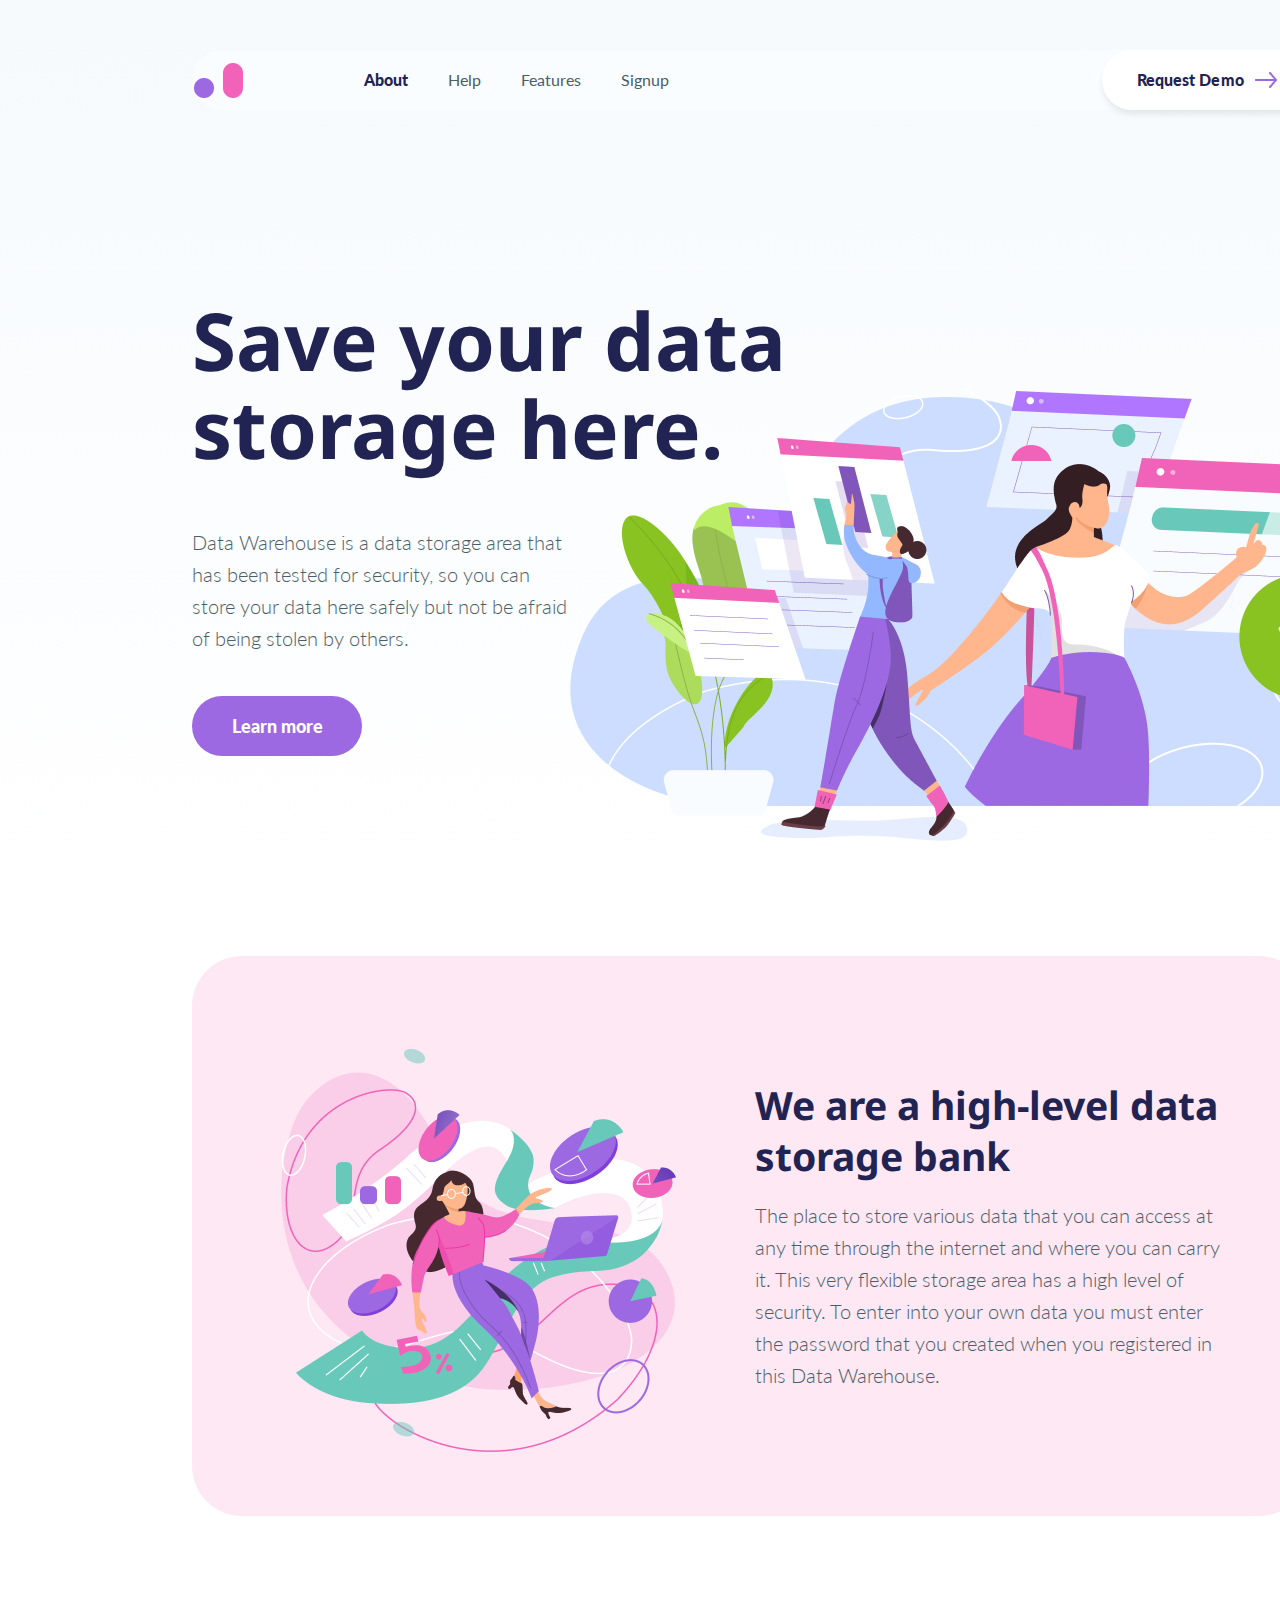
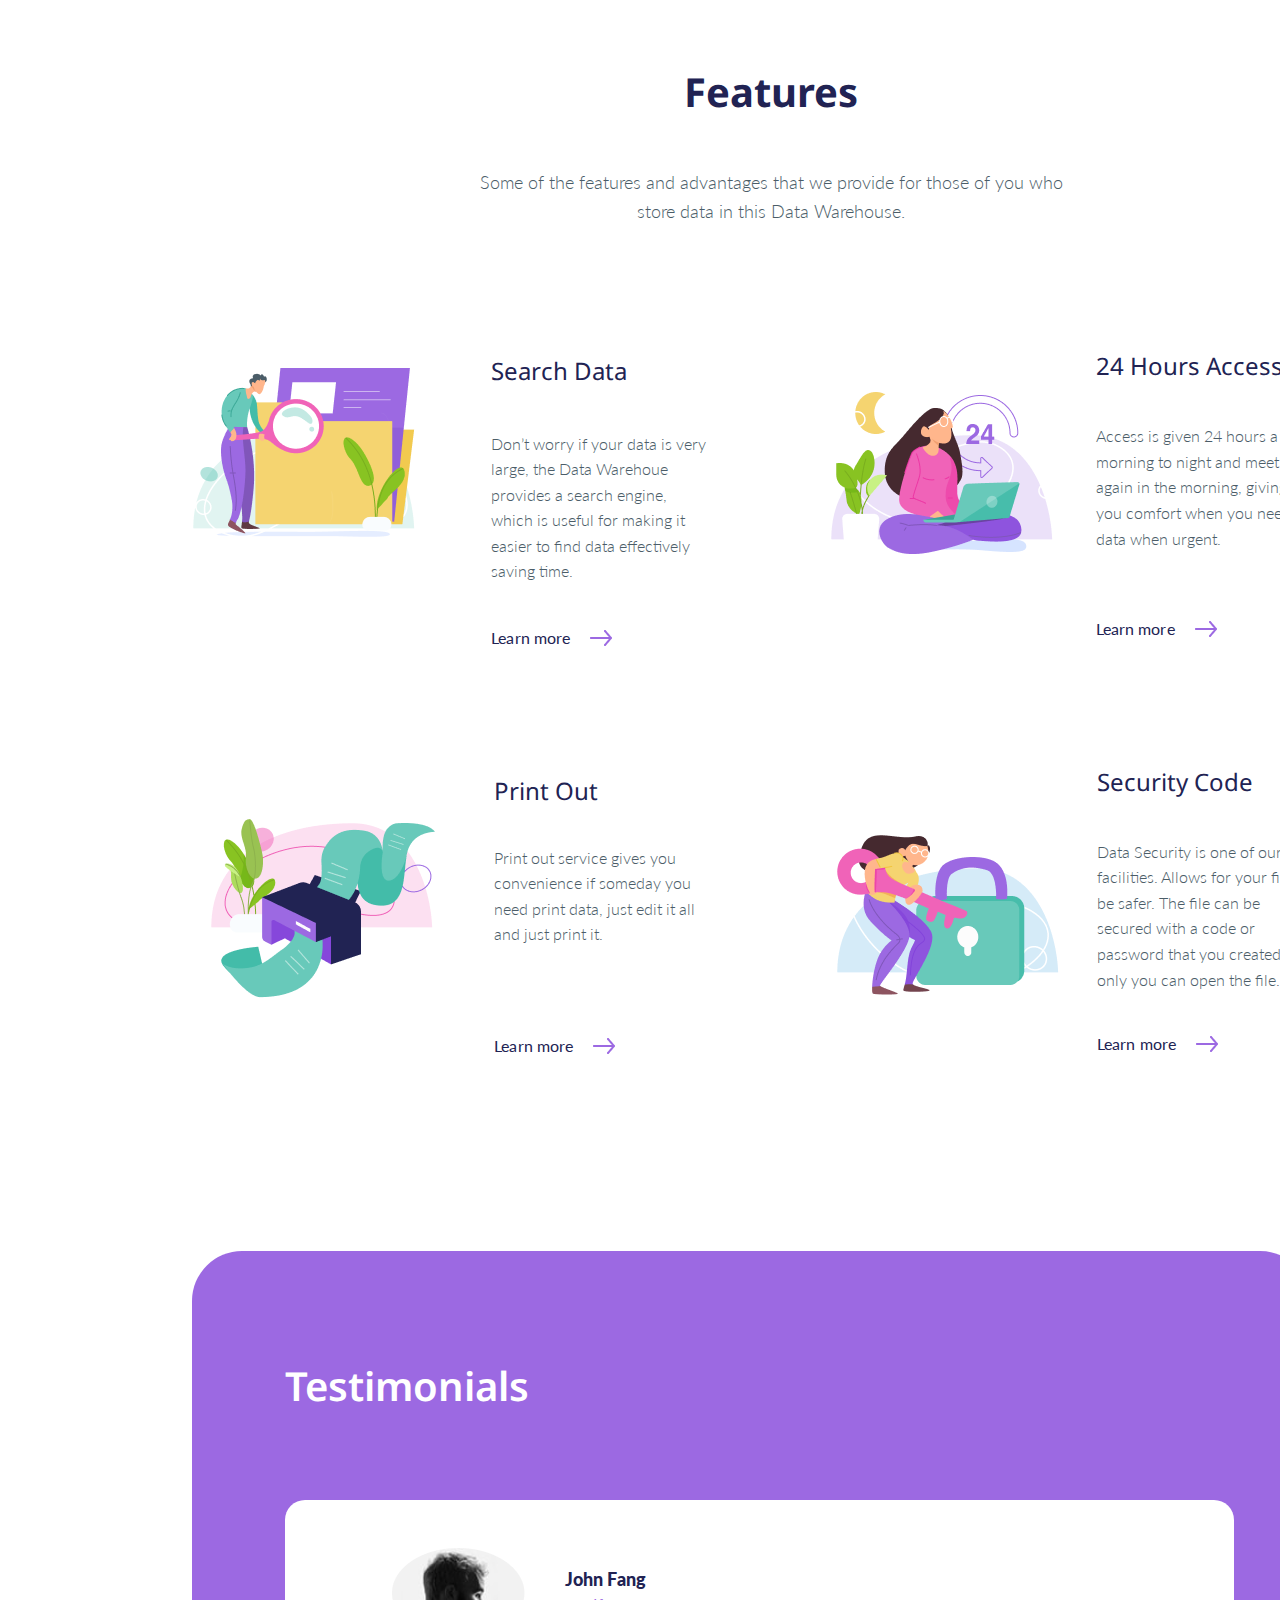
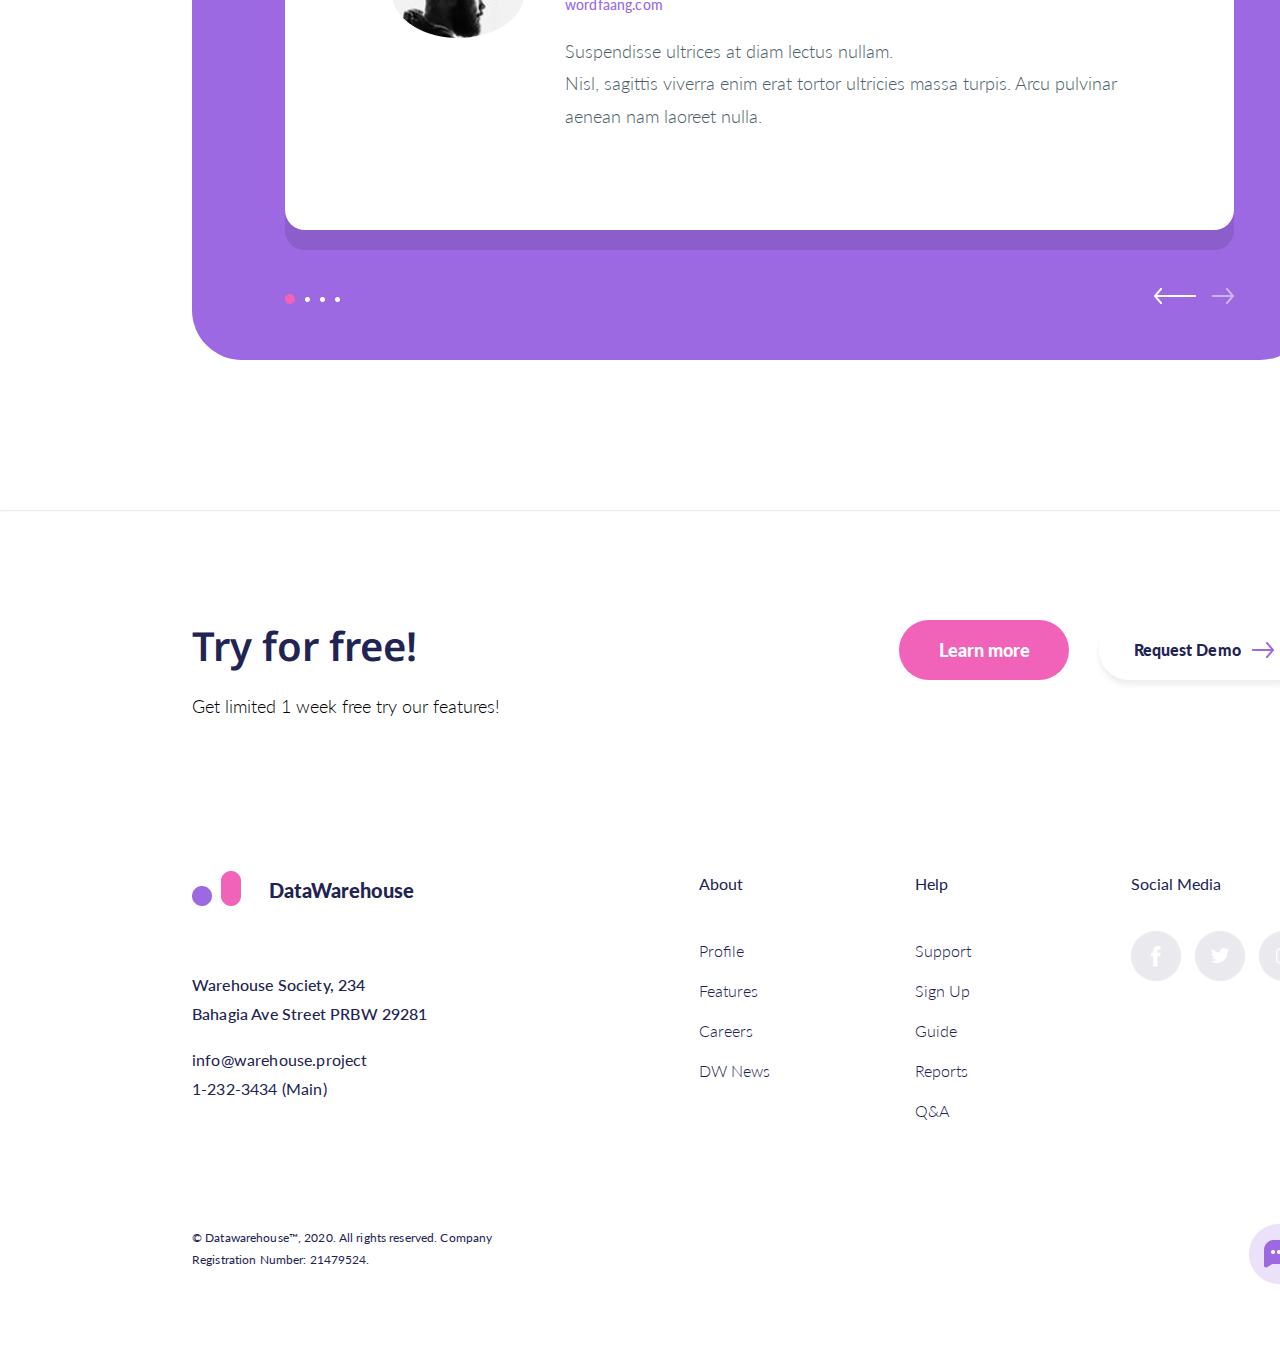
<file: HW6/index.html>
<!DOCTYPE html>
<html lang="en">
<head>
    <meta charset="UTF-8">
    <meta http-equiv="X-UA-Compatible" content="IE=edge">
    <meta name="viewport" content="width=device-width, initial-scale=1.0">
    <link rel="stylesheet" href="./reset.css">
    <link rel="stylesheet" href="./style.css">
    <link rel="preconnect" href="https://fonts.googleapis.com">
    <link rel="preconnect" href="https://fonts.gstatic.com" crossorigin>
    <link href="https://fonts.googleapis.com/css2?family=Lato:wght@300;400&display=swap" rel="stylesheet">
    <link rel="preconnect" href="https://fonts.googleapis.com">
    <link rel="preconnect" href="https://fonts.gstatic.com" crossorigin>
    <link href="https://fonts.googleapis.com/css2?family=Noto+Sans:wght@400;@600;@700&display=swap" rel="stylesheet">
    <title>HW6</title>
</head>
<body>
    <header class="header">
        <div class="header-left">
            <img class="logo" src="./assets/Logo.png" alt="logo">
            <ul class="nav-head">
                <li> <a id="link-about" href="#about">About</a> </li>
                <li> <a class="link" href="#help">Help</a> </li>
                <li> <a class="link" href="#features">Features</a> </li>
                <li> <a class="link" href="#signup">Signup</a> </li>
            </ul>
        </div>  
        <div class="button-header">
            <button class="request-demo">
                Request Demo
                <img src="./assets/arrow-right.png" alt="arrow-right">
            </button>
        </div>
    </header>

    <section id="about">
        <div class="main1">
            <h1>Save your data storage here.</h1>
            <p>Data Warehouse is a data storage area that has been
                tested for security, so you can store your data here
                safely but not be afraid of being stolen by others.
            </p>
            <button class="learn-more">Learn more</button>
        </div>
        <div class="main1-img">
            <img class="firsimage" src="./assets/main-image.png" alt="firsimage">
        </div>
    </section>

    <section class="section2">
        <div class="main2-image">
            <img class="second-image" src="./assets/main-image2.png" alt="secondimage">
        </div>
        <div class="main2">
            <h1>We are a high-level data 
                storage bank</h1>
            <p>
                The place to store various data that you can access at any time through the internet  and where you can carry it. 
                This very flexible storage area has a high level of security. To enter into your own data you must enter the password that you created when you registered in this Data Warehouse. 
            </p>
        </div>
    </section>

    <section id="features">
        <div class="main3">
            <h1>Features</h1>
            <p>
                Some of the features and advantages that we provide for those of you who store data in this Data Warehouse.
            </p>
        </div>

        <div class="features-left">
            <div class="search-data">
                <h1>Search Data</h1>
                <p>
                    Don’t worry if your data is very large, the Data Warehoue provides a search engine, which is useful for making it easier to find data effectively saving time.
                </p>
                <button>
                    Learn more
                    <img src="./assets/arrow-right.png" alt="arrow-right">
                </button>
            </div>

            <div class="print-out">
                <h1>Print Out</h1>
                <p>
                Print out service gives you convenience if someday you need print data, just edit it all and just print it.
                </p>
                <button>
                    Learn more
                    <img src="./assets/arrow-right.png" alt="arrow-right">
                </button>
            </div>
        </div>

        <div class="features-right">
            <div class="hours-access">
                <h1>24 Hours Access</h1>
                <p>
                    Access is given 24 hours a full morning to night and meet again in the morning, giving you comfort when you need data when urgent.
                </p>
                <button>
                    Learn more
                    <img src="./assets/arrow-right.png" alt="arrow-right">
                </button>
            </div>

            <div class="security-code">
                <h1>Security Code</h1>
                <p>
                    Data Security is one of our best facilities. Allows for your files to be safer. The file can be secured with a code or password that you created, so only you can open the file.
                </p>
                <button>
                    Learn more
                    <img src="./assets/arrow-right.png" alt="arrow-right">
                </button>
            </div>
        </div>
    </section>

    <section class="section3">
        <h1>Testimonials</h1>
        <div class="testimonials">
            <h1>John Fang</h1>
            <h5>wordfaang.com</h5>
            <p>
                Suspendisse ultrices at diam lectus nullam. <br/>
                Nisl, sagittis viverra enim erat tortor ultricies massa turpis. Arcu pulvinar aenean nam laoreet nulla.
            </p>
        </div>
        <div class="slide">
            <img src="./assets/slide.png" alt="slider">
        </div>
        <div class="arrows">
            <img src="./assets/arrow-left.png" alt="arrow-left">
            <img src="./assets/small-arrow.png" alt="arrow-right">
        </div>
    </section>    
    <hr class="hr">

    <footer class="footer">
        <div class="foot-top">
            <div class="try-free">
                <h1>Try for free!</h1>
                <p>Get limited 1 week free try our features!</p>
            </div>

            <div class=" foot-buttons">
                <button class="learn-more pink">Learn more</button>
                <button class="request-demo">
                    Request Demo
                    <img src="./assets/arrow-right.png" alt="arrow-right">
                </button>
            </div>
        </div>

        <div class="foot-bottom">
            <div class="foot-left">
                <div class="foot-logo">
                    <img class="logo" src="./assets/Logo.png" alt="logo">
                    <h1>DataWarehouse</h1>
                </div>

                <div class="info">
                    <p class="address">Warehouse Society, 234 <br/>
                        Bahagia Ave Street  PRBW 29281
                    </p>
                    <p class="contacts">
                        <a href="mailto:info@warehouse.project">info@warehouse.project</a> <br/>
                        <a href="tel:+12323434">1-232-3434 (Main)</a>
                    </p>
                </div>
            </div>

            <div class="foot-right">
                <div class="foot-about">
                    <h1>About</h1>
                    <ul>
                        <li>Profile</li>
                        <li>Features</li>
                        <li>Careers</li>
                        <li>DW News</li>
                    </ul>
                </div>

                <div id="help">
                    <h1>Help</h1>
                    <ul>
                        <li>Support</li>
                        <li>Sign Up</li>
                        <li>Guide</li>
                        <li>Reports</li>
                        <li>Q&A</li>
                    </ul>
                </div>

                <div class="social-media">
                    <h1>Social Media</h1>
                    <div class="downloads">
                    <a href="https://www.facebook.com/login/?privacy_mutation_token=eyJ0eXBlIjowLCJjcmVhdGlvbl90aW1lIjoxNjU0NTUwNjI3LCJjYWxsc2l0ZV9pZCI6MjY5NTQ4NDUzMDcyMDk1MX0%3D" target="_blank">
                        <img src="./assets/f.png" alt="facebook">
                    </a>
                    <a href="https://twitter.com/i/flow/login" target="_blank">
                        <img src="./assets/t.png" alt="twitter">
                    </a>
                    <a href="https://www.instagram.com/" target="_blank">
                        <img src="./assets/i.png" alt="instagram">
                    </a>
                    </div>
                </div>
            </div>

        </div>

        <div class="foot-deep">
            <div class="rights">
                <p>
                    © Datawarehouse™, 2020. All rights reserved.
                    Company Registration Number: 21479524.
                </p>
                <img src="./assets/contactus.png" alt="contactus">
            </div>
        </div>
    </footer>
</body>
</html>
</file>
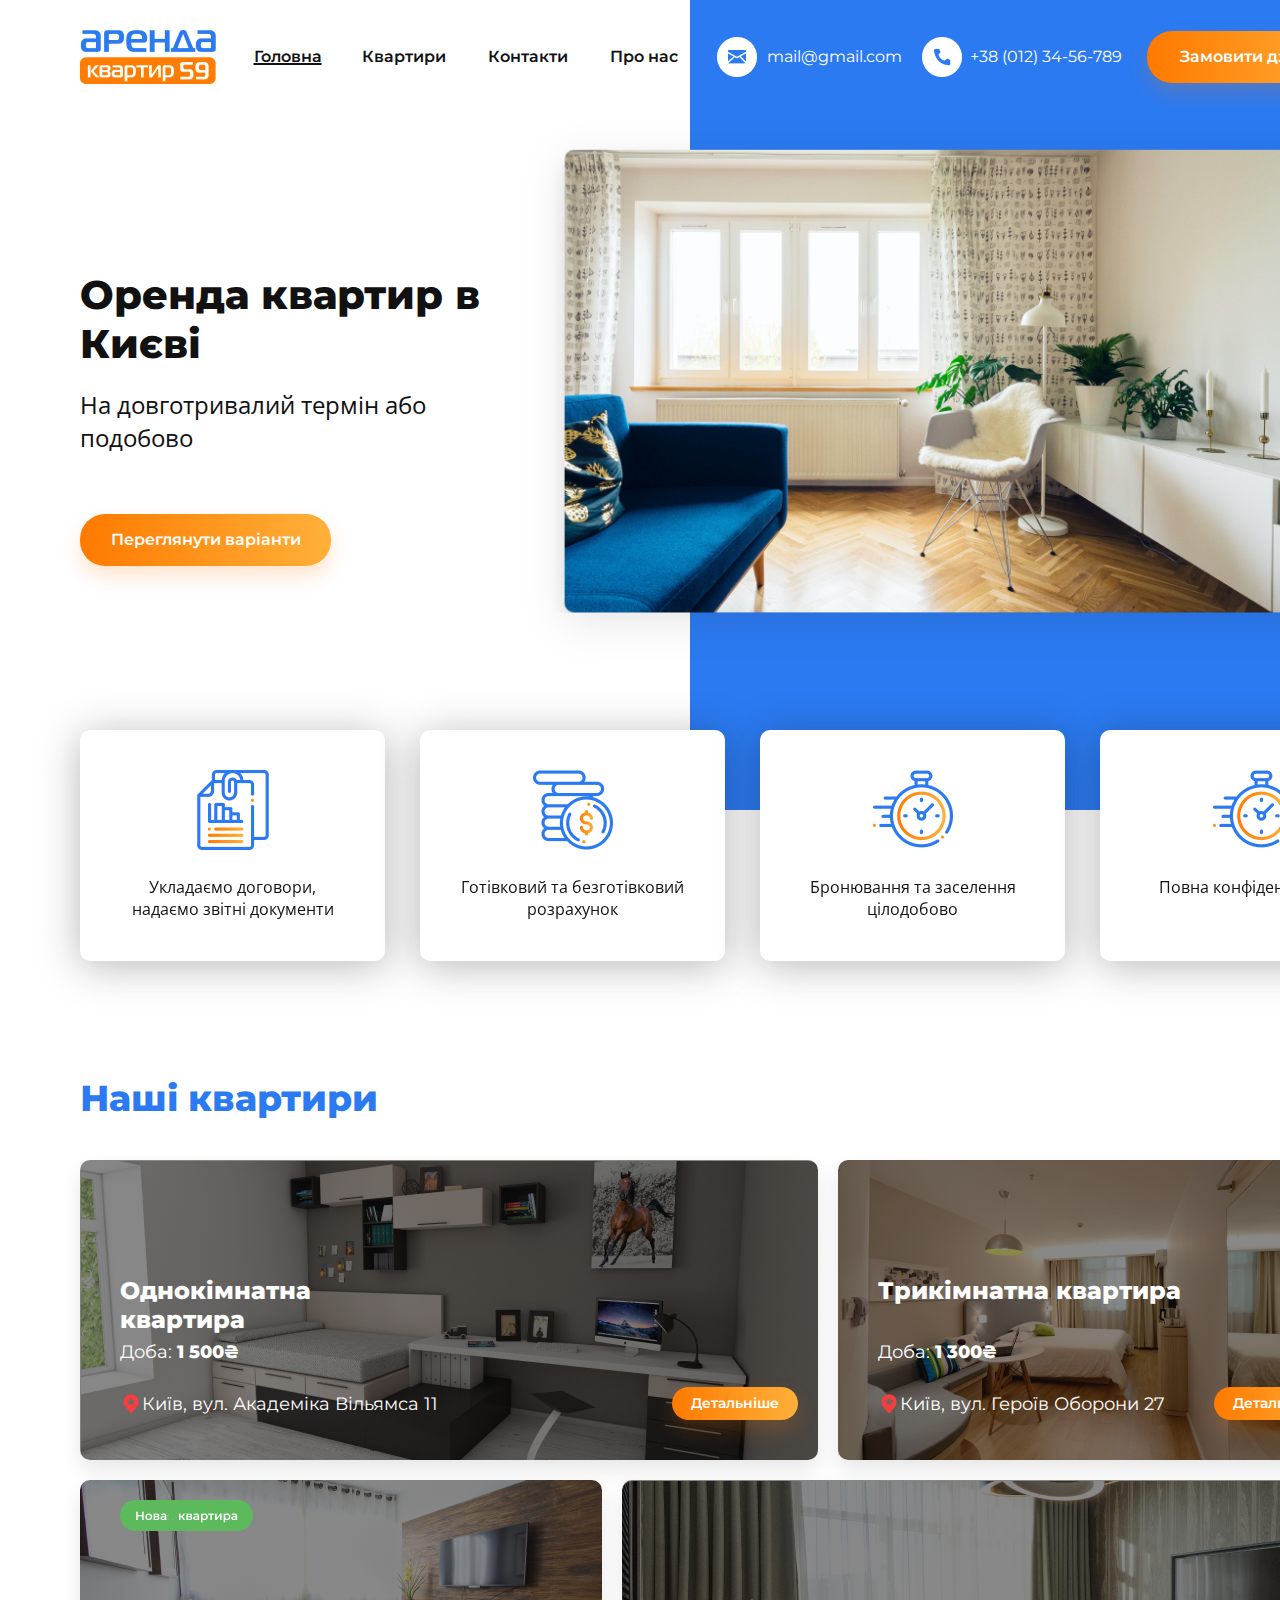
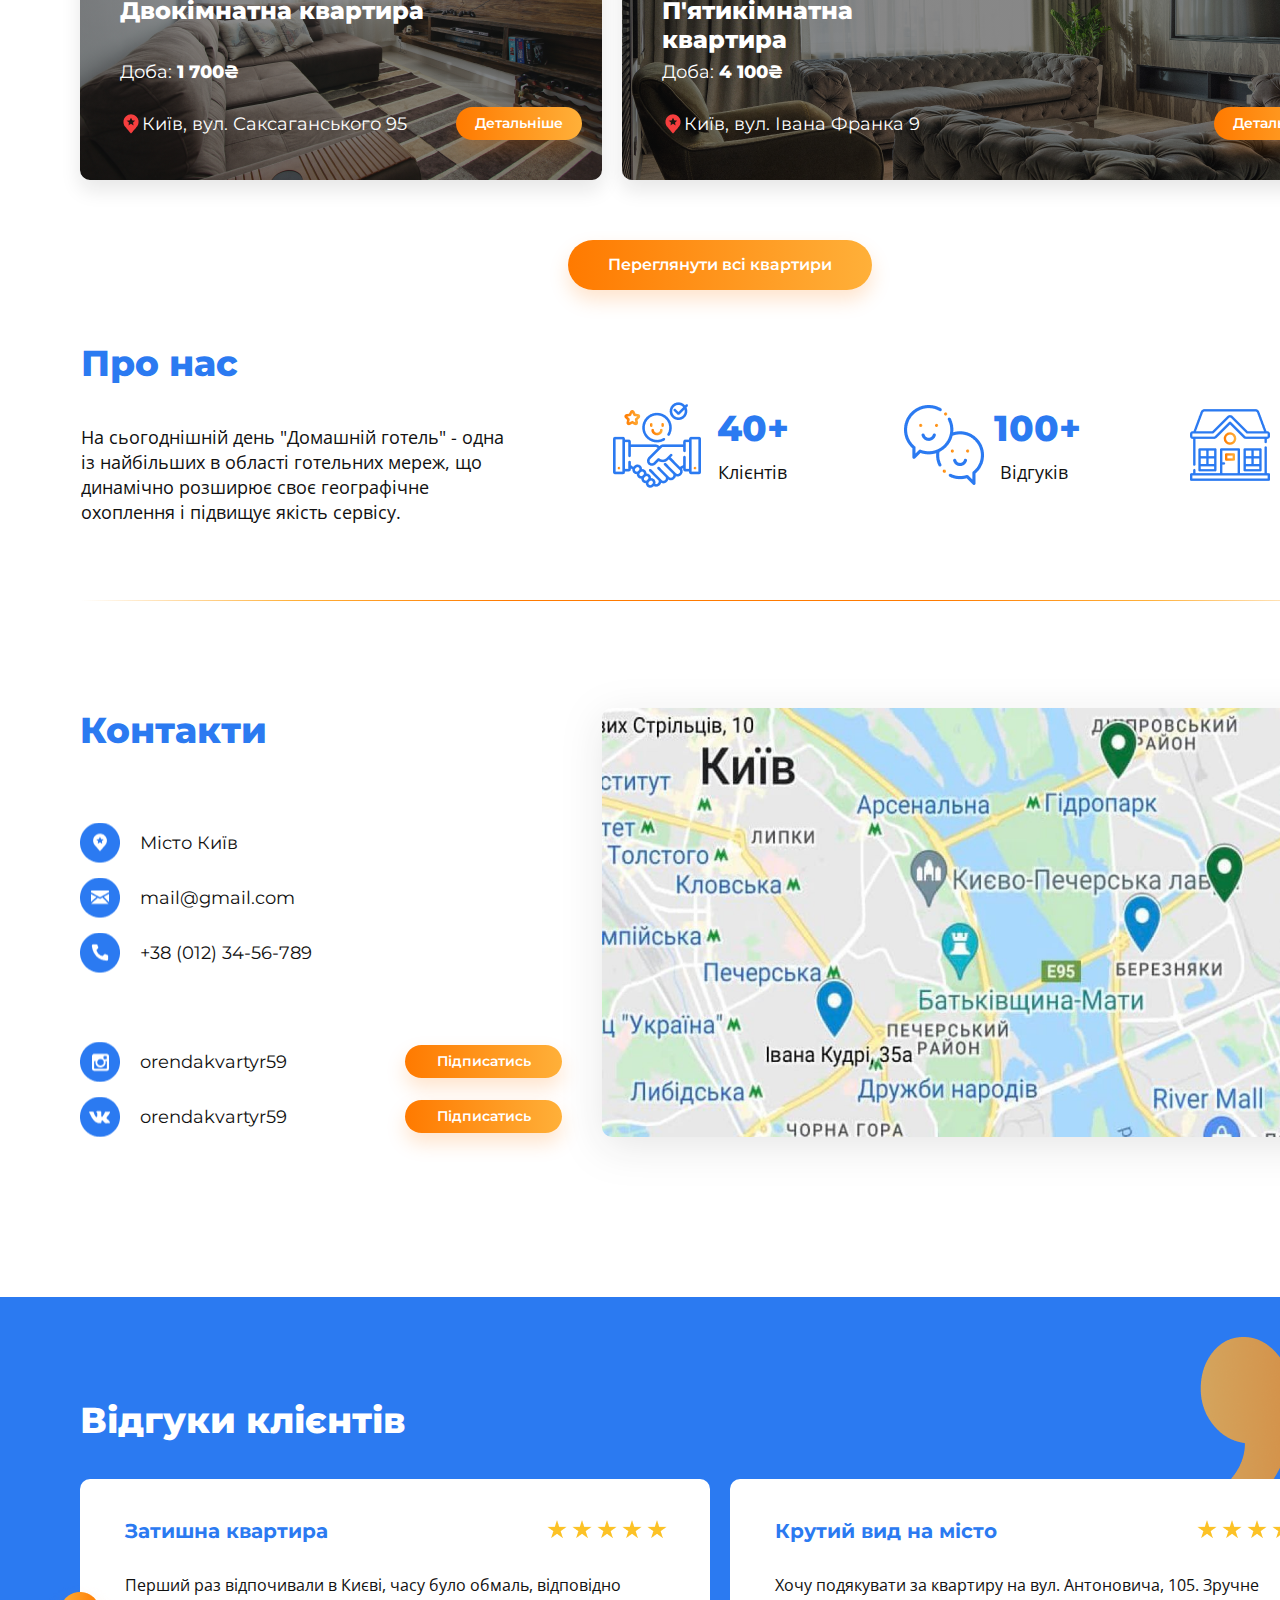
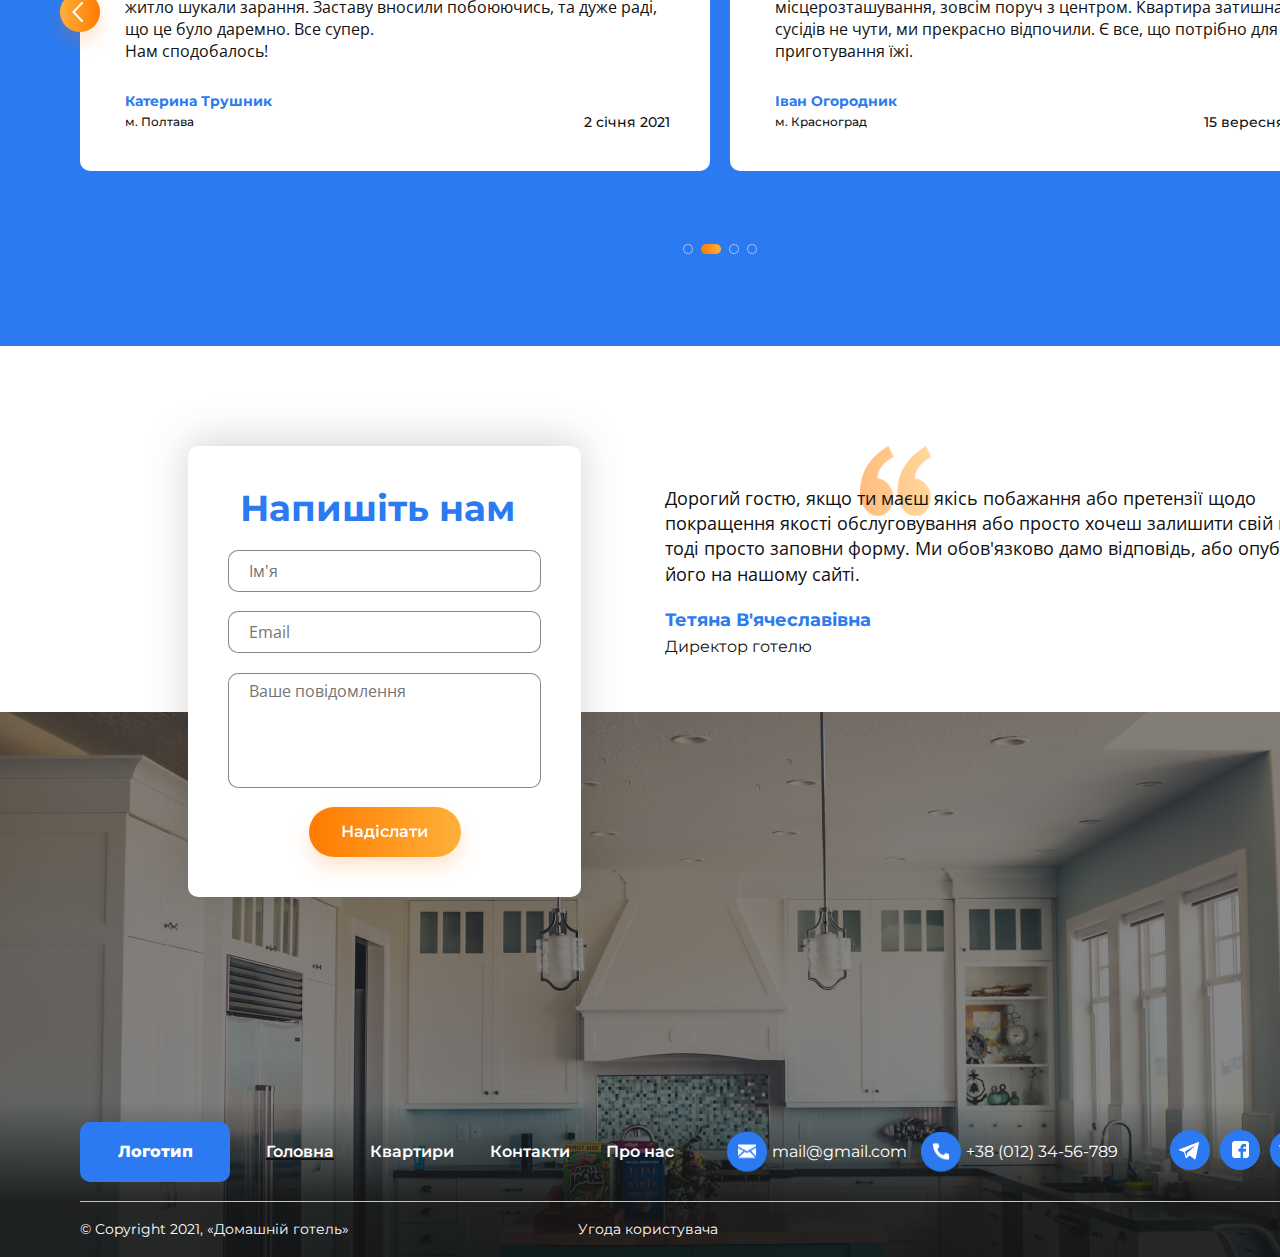
<file: HW7/index.html>
<!DOCTYPE html>
<html lang="en">
<head>
    <meta charset="UTF-8">
    <meta http-equiv="X-UA-Compatible" content="IE=edge">
    <meta name="viewport" content="width=device-width, initial-scale=1.0">
    <link rel="stylesheet" href="./reset.css">
    <link rel="stylesheet" href="./style.css">
    <link rel="preconnect" href="https://fonts.googleapis.com">
    <link rel="preconnect" href="https://fonts.gstatic.com" crossorigin>
    <link href="https://fonts.googleapis.com/css2?family=Montserrat:wght@400;600;800&display=swap" rel="stylesheet">
    <link rel="preconnect" href="https://fonts.googleapis.com">
    <link rel="preconnect" href="https://fonts.gstatic.com" crossorigin>
    <link href="https://fonts.googleapis.com/css2?family=Open+Sans&display=swap" rel="stylesheet">
    <title>HW7</title>
</head>
<body>
    <div class="container">
        <header class="header">
            <div class="blue-container"></div>
            <div class="head-photo"></div>    
            <div class="menu">
                <div class="logo"> <img src="./assets/logo.png" alt="logo"> </div>
                <div class="navigation">
                    <div class="head" id="head"> <a href="#">Головна</a> </div>
                    <div class="header-flats"> <a href="#flats">Квартири</a></div>
                    <div class="header-contacts"><a href="#contacts">Контакти</a></div>
                    <div class="header-about-us"><a href="#about-us">Про нас</a></div>
                </div>
                <div class="top-left">
                    <div class="header-mail"> <a href="mailto:mail@gmail.com">mail@gmail.com</a></div>
                    <div class="header-phone"> <a href="tel:+380123456789">+38 (012) 34-56-789</a> </div>
                    <div class="header-button"> <button>Замовити дзвінок</button> </div>
                </div>
            </div>  
            <div class="head-centre-left">
                <h1>Оренда квартир в Києві</h1>
                <p>На довготривалий термін або подобово</p>
                <button>Переглянути варіанти</button> 
            </div> 
                <div class="card-documents"> <p>Укладаємо договори, <br/> надаємо звітні документи</p> </div>
                <div class="card-money"> <p>Готівковий та безготівковий розрахунок</p> </div>
                <div class="card-time"> <p>Бронювання та заселення <br/>цілодобово</p> </div>
                <div class="card-confidential"> <p>Повна конфіденційність</p> </div>
        </header>
        <section id="flats">
            <div class="our-flats"> <h1>Наші квартири</h1> </div>
            <div class="flats-list">
                <div class="one-room"> <h1 class="title">Однокімнатна квартира</h1> <p class="per-day">Доба: <strong>1 500₴</strong></p> <ul class="location">  <li class="location-text"><img src="./assets/Location_Icon.png" alt="location-icon"> Київ, вул. Академіка Вільямса 11</li>  <li><button>Детальніше</button></li> </ul> </div>
                <div class="three-rooms"> <h1 class="title">Трикімнатна квартира</h1> <p class="per-day">Доба: <strong>1 300₴</strong></p> <ul class="location"> <li class="location-text"><img src="./assets/Location_Icon.png" alt="location-icon"> Київ, вул. Героїв Оборони 27</li> <li><button>Детальніше</button></li> </div>
                <div class="two-rooms"> <img src="./assets/Frame 14.png" alt=""> <h1 class="title">Двокімнатна квартира</h1> <p class="per-day">Доба: <strong>1 700₴</strong></p> <ul class="location">  <li class="location-text"><img src="./assets/Location_Icon.png" alt="location-icon"> Київ, вул. Саксаганського 95</li> <li><button>Детальніше</button></li> </div>
                <div class="five-rooms"> <h1 class="title">П'ятикімнатна квартира</h1> <p class="per-day">Доба: <strong>4 100₴</strong></p> <ul class="location"> <li class="location-text"><img src="./assets/Location_Icon.png" alt="location-icon"> Київ, вул. Івана Франка 9</li> <li><button>Детальніше</button></li> </div>
            </div>  
            <div class="button-flats"> <button>Переглянути всі квартири</button> </div>
        </section>
        <section id="about-us">
            <div class="about-us-left"> <h1>Про нас</h1> <p>На сьогоднішній день "Домашній готель" - одна із найбільших в області готельних мереж, що динамічно розширює своє географічне охоплення і підвищує якість сервісу.</p> </div>
            <div class="about-us-right">
                <div class="deal">
                    <img src="./assets/deal.png" alt="deal"> <div class="inside-deal"> <h1>40+</h1> <p>Клієнтів</p> </div>
                </div>
                <div class="review"> 
                    <img src="./assets/review.png" alt="review"> <div class="inside-review"> <h1>100+</h1> <p>Відгуків</p> </div>
                </div>
                <div class="house">
                    <img src="./assets/home.png" alt="home"> <div class="inside-house"> <h1>9</h1> <p>Квартир</p> </div>
                </div>
            </div>
        </section>
        <hr class="hr">
        <section id="contacts">
            <div class="contacts-left"> 
                <h1>Контакти</h1> 
                <ul class="list-1">
                    <li class="cont-li contacts-kyiv">Місто Київ</li>
                    <li class="cont-li contacts-mail"><a href="mailto:mail@gmail.com">mail@gmail.com</a></li>
                    <li class="cont-li contacts-phone"><a href="tel:+380123456789">+38 (012) 34-56-789</a></li>
                </ul> 
                <ul class="list-2">
                    <li class="cont-li contacts-insta">orendakvartyr59 <button class="contacts-button"><a href="#">Підписатись</a></button> </li>
                    <li class="cont-li contacts-vk">orendakvartyr59 <button class="contacts-button"> <a href="#">Підписатись</a></button> </li>
                </ul> 
            </div>
            <div class="contacts-right">
                <img src="./assets/map.jpeg" alt="map">
            </div>
        </section>
        <section class="customer-reviews">
            <div class="blue-container-2"></div>
            <h1>Відгуки клієнтів</h1>
            <div class="quotes"><img src="./assets/quotes.png" alt="quotes"></div>
            <div class="review-left">
                <div class="text-review">
                    <h1>Затишна квартира</h1>
                    <p>Перший раз відпочивали в Києві, часу було обмаль, відповідно житло шукали зарання. Заставу вносили побоюючись, та дуже раді, що це було даремно. Все супер. <br/> Нам сподобалось!</p>
                    <h3>Катерина Трушник</h3>
                </div>
                <div class="reviewer">
                    <p>м. Полтава</p>
                    <p id="review-date">2 січня 2021</p>
                </div>
            </div>
            <div class="review-right">
                <div class="text-review">
                    <h1>Крутий вид на місто</h1>
                    <p>Хочу подякувати за квартиру на вул. Антоновича, 105. Зручне місцерозташування, зовсім поруч з центром. Квартира затишна, сусідів не чути, ми прекрасно відпочили. Є все, що потрібно для приготування їжі.</p>
                    <h3>Іван Огородник</h3>
                </div>
                <div class="reviewer">
                    <p>м. Красноград</p>
                    <p id="review-date">15 вересня 2019</p>
                </div>
            </div>
            <img class="arrow-left" src="./assets/arrow-left.png" alt="arrow-left">
            <img class="arrow-right" src="./assets/arrow-right.png" alt="arrow-right">
            <img class="slider" src="./assets/Slider.png" alt="slider">
        </section>
        <section class="bottom">
            <div class="foot-img"></div>
            <div class="small-quotes"> </div>
            <div class="contact-us">
                <div class="contact-block"> <h1>Напишіть нам</h1> <input type="text" name="name" placeholder="Ім'я"> <input type="email" name="name" placeholder="Email"> <input type="text" name="your-text" placeholder="Ваше повідомлення"> <button>Надіслати</button> </div>
                <div class="director"> <p class="feedback">Дорогий гостю, якщо ти маєш якісь побажання або претензії щодо покращення якості обслуговування або просто хочеш залишити свій коментар, тоді просто заповни форму. Ми обов'язково дамо відповідь, або опублікуємо його на нашому сайті.</p> <h3>Тетяна В'ячеславівна</h3> <p class="designation">Директор готелю</p> </div>
            </div>
            <footer class="footer">
                <div class="footer-left"> 
                    <div class="logo-foot"><p>Логотип</p></div>
                    <div class="menu-foot menu-main"><a href="#head">Головна</a></div>
                    <div class="menu-foot"><a href="#flats">Квартири</a></div>
                    <div class="menu-foot"><a href="#contacts">Контакти</a></div>
                    <div class="menu-foot"><a href="#about-us">Про нас</a></div>
                </div>
                <div class="footer-center">
                    <div class="foot-contacts footer-mail"><a href="mailto:mail@gmail.com">mail@gmail.com</a></div>
                    <div class="foot-contacts footer-phone"><a href="tel:+380123456789">+38 (012) 34-56-789</a></div>
                </div>
                <div class="footer-right">
                    <a href="https://web.telegram.org/k/"> <img src="./assets/telegramm.png" alt="telegram-link"> </a>
                    <a href="https://www.facebook.com/login/"> <img src="./assets/facebook.png" alt="fb-link"> </a>
                    <a href="https://vk.com/"> <img src="./assets/vk.png" alt="vk-link"> </a>
                    <a href="https://www.instagram.com/"> <img src="./assets/instagram.png" alt="insta-link"> </a>
                </div>
            </footer>
            <hr id="hr">
            <div class="rights">
                <div class="copyright"><p>© Copyright 2021, «Домашній готель»</p></div>
                <div class="terms-of-use"><p>Угода користувача</p></div>
            </div>
        </section>
    </div>   
</body>
</html>
</file>
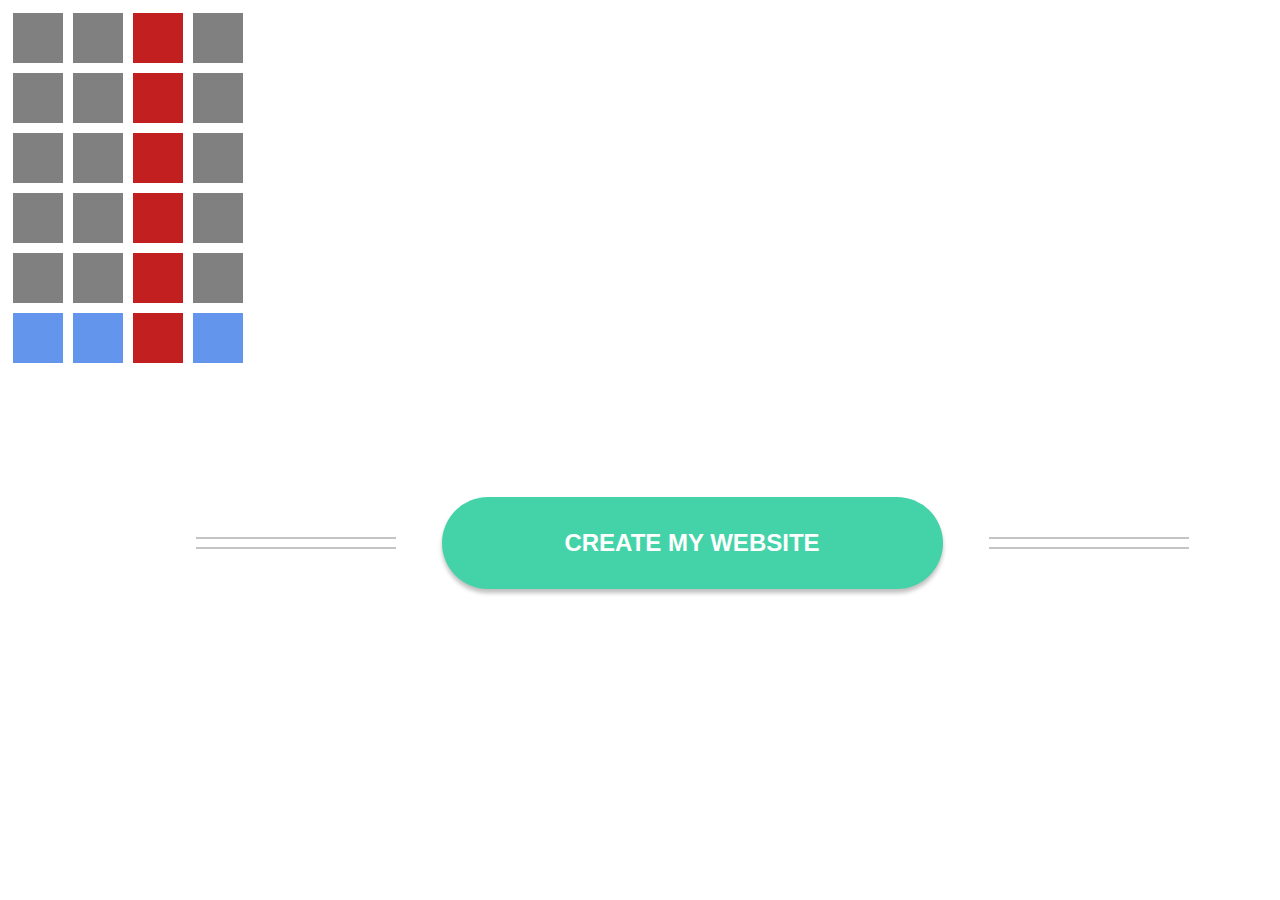
<file: HW8/index.html>
<!DOCTYPE html>
<html lang="en">
<head>
    <meta charset="UTF-8">
    <meta http-equiv="X-UA-Compatible" content="IE=edge">
    <meta name="viewport" content="width=device-width, initial-scale=1.0">
    <link rel="stylesheet" href="style.css">
    <title>HW8</title>
</head>
<body>
    <div class="wrapper">
        <div class="container">
            <div class="block1"></div>
            <div class="block2"></div>
            <div class="block3"></div>
            <div class="block4"></div>
        </div>   
        <div class="container">
            <div class="block5"></div>
            <div class="block6"></div>
            <div class="block7"></div>
            <div class="block8"></div>
        </div> 
        <div class="container">
            <div class="block9"></div>
            <div class="block10"></div>
            <div class="block11"></div>
            <div class="block12"></div>
        </div>
        <div class="container">
            <div class="block13"></div>
            <div class="block14"></div>
            <div class="block15"></div>
            <div class="block16"></div>
        </div>
        <div class="container">
            <div class="block17"></div>
            <div class="block18"></div>
            <div class="block19"></div>
            <div class="block20"></div>
        </div>
        <div class="container">
            <div class="block21"></div>
            <div class="block21"></div>
            <div class="block22"></div>
            <div class="block23"></div>
        </div>
    </div>
    <div class="button">
        <button>CREATE MY WEBSITE</button>
    </div>
</body>
</html>
</file>
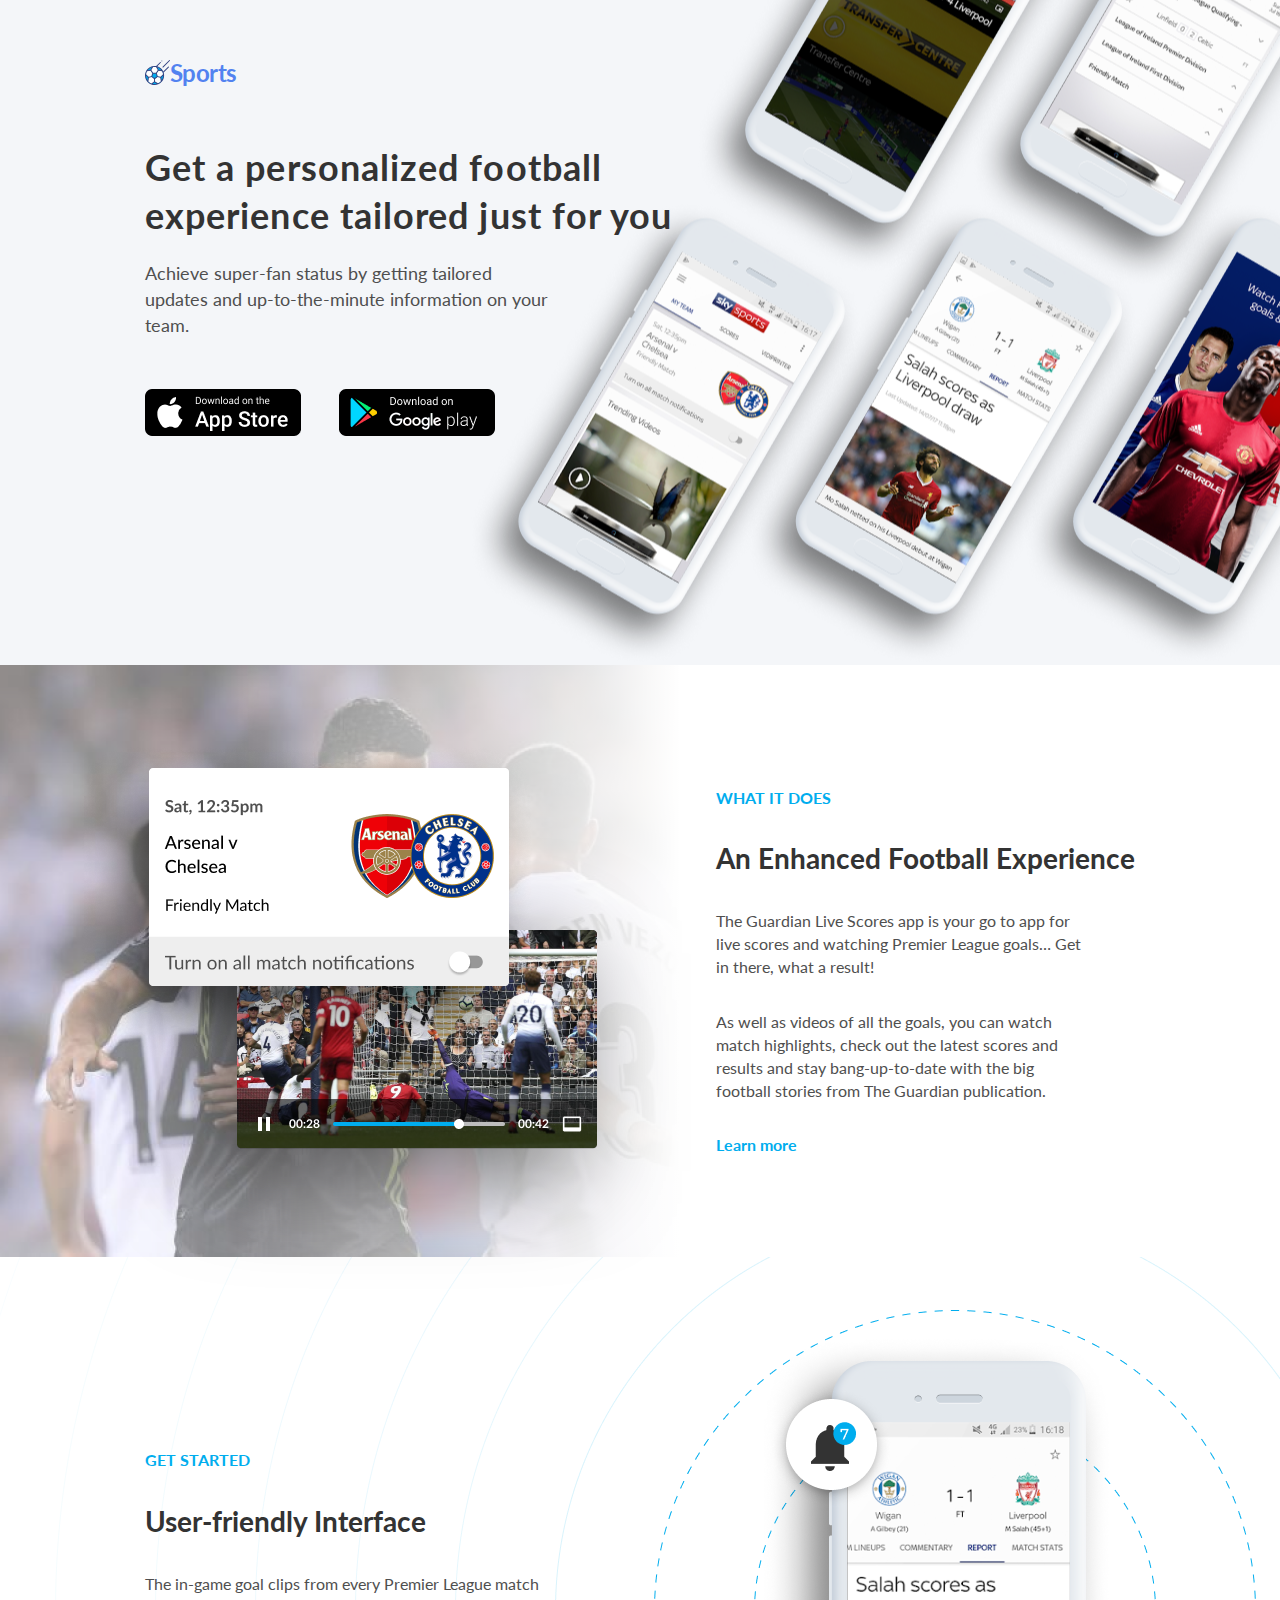
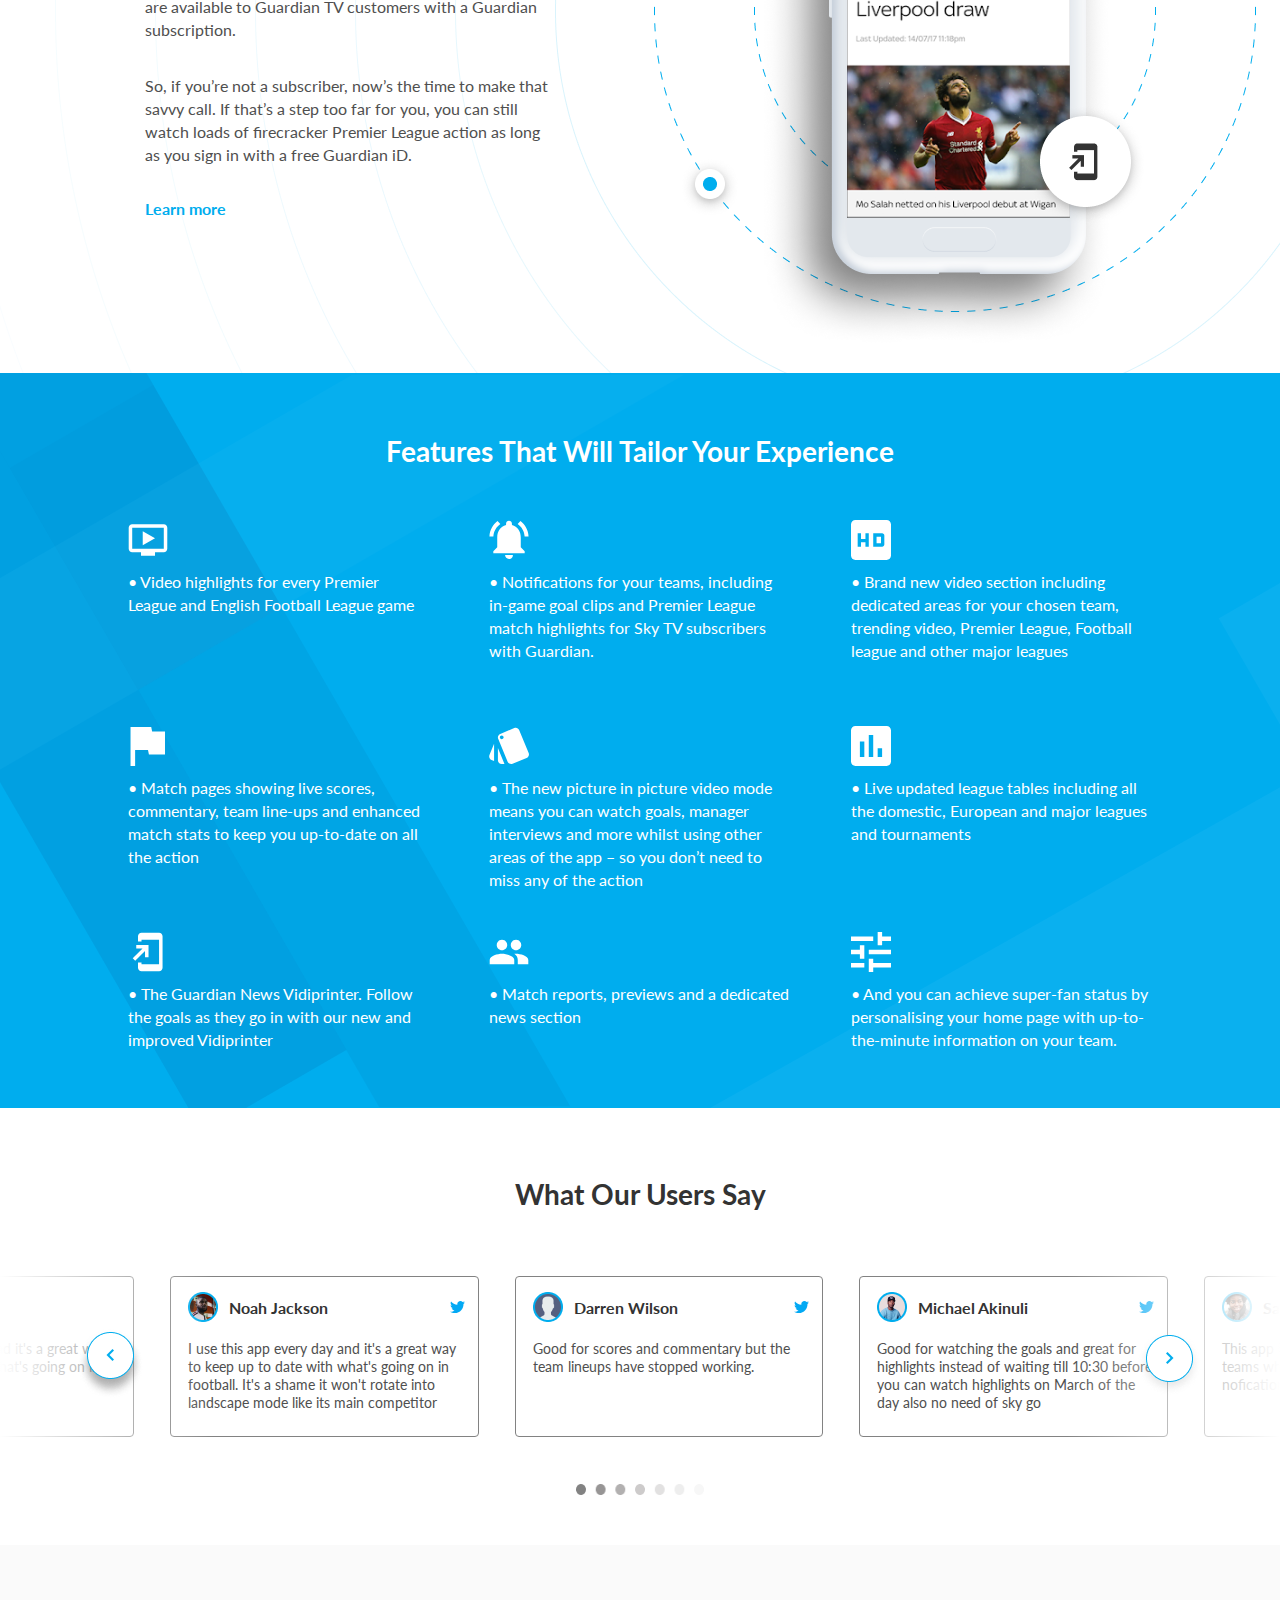
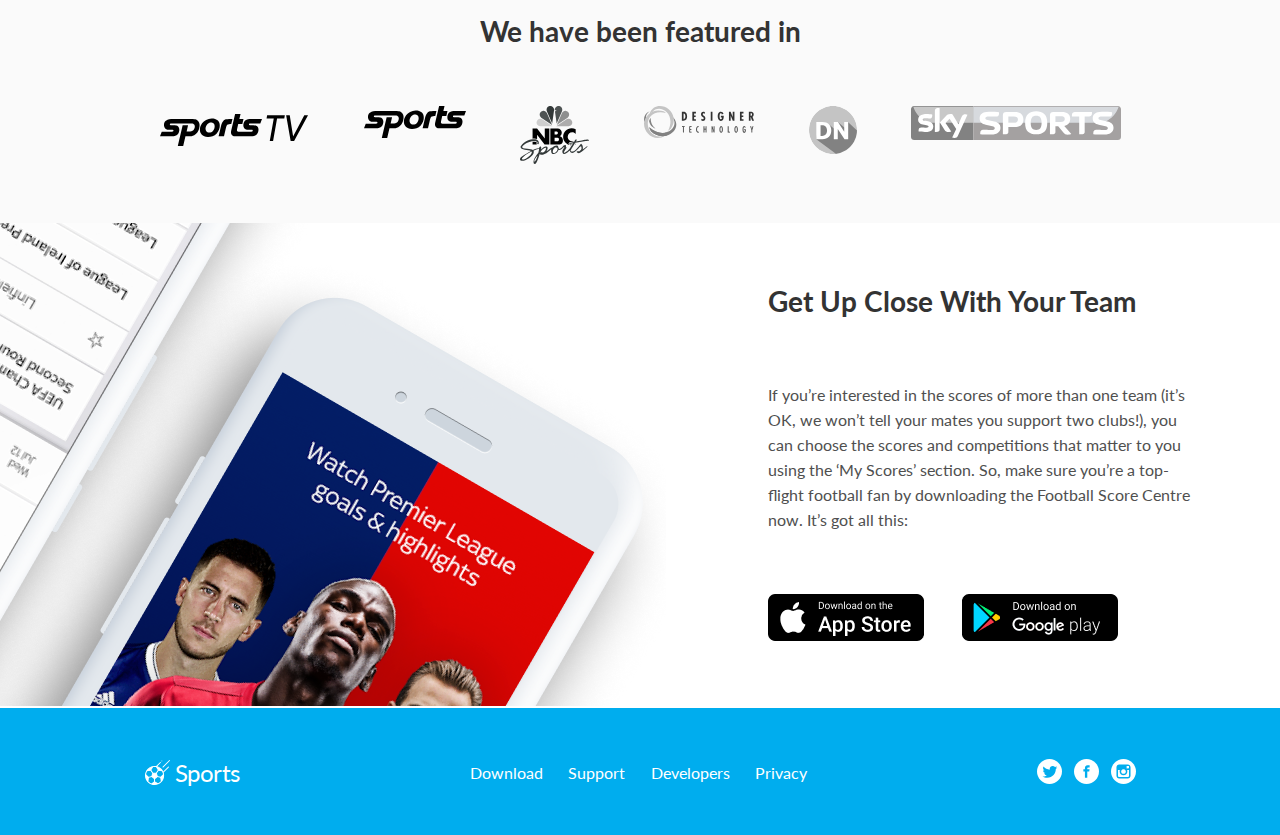
<file: HW9/index.html>
<!DOCTYPE html>
<html lang="en">
<head>
    <meta charset="UTF-8">
    <meta http-equiv="X-UA-Compatible" content="IE=edge">
    <meta name="viewport" content="width=device-width, initial-scale=1.0">
    <link rel="stylesheet" href="./reset.css">
    <link rel="stylesheet" href="./style.css">
    <link rel="preconnect" href="https://fonts.googleapis.com">
    <link rel="preconnect" href="https://fonts.gstatic.com" crossorigin>
    <link href="https://fonts.googleapis.com/css2?family=Lato:wght@300;400;700&display=swap" rel="stylesheet">    
    <title>HW9</title>
</head>
<body>
    <div class="main-container">
        <header class="header">
            <div class="logo">
                <svg width="25" height="25" viewBox="0 0 25 25" fill="none" xmlns="http://www.w3.org/2000/svg">
                    <g clip-path="url(#clip0_60_1)">
                    <path fill-rule="evenodd" clip-rule="evenodd" d="M0.488968 15.452C0.488968 10.4485 4.54514 6.39229 9.54868 6.39229C14.5522 6.39229 18.6084 10.4485 18.6084 15.452C18.6084 20.4556 14.5522 24.5117 9.54868 24.5117C4.54514 24.5117 0.488968 20.4556 0.488968 15.452Z" fill="#00ADEE"/>
                    <path fill-rule="evenodd" clip-rule="evenodd" d="M12.9485 23.8516L9.55663 21.7764V18.6334L12.3885 16.576L15.6931 17.3177L16.3516 21.4332L12.9485 23.8516Z" fill="white"/>
                    <path fill-rule="evenodd" clip-rule="evenodd" d="M18.5498 14.4359L15.6928 17.3179L12.3881 16.5761L11.3065 13.2468L13.3488 10.1039L17.3669 10.8752L18.5498 14.4359Z" fill="white"/>
                    <path fill-rule="evenodd" clip-rule="evenodd" d="M6.47071 23.9756L9.53906 21.7764V18.6335L6.70703 16.576L3.40236 17.3178L2.90321 21.6097L6.47071 23.9756Z" fill="white"/>
                    <path fill-rule="evenodd" clip-rule="evenodd" d="M0.550865 14.3895L3.40254 17.3179L6.70721 16.5761L7.78906 13.2468L5.74667 10.1039L1.73895 10.8567L0.550865 14.3895Z" fill="white"/>
                    <path fill-rule="evenodd" clip-rule="evenodd" d="M7.78854 6.56391L5.74654 10.1041L7.78893 13.2471H11.3072L13.3496 10.1041L11.3072 6.56391H7.78854Z" fill="white"/>
                    <path d="M1.29064 10.6634C0.649391 11.7653 0.222336 13.0062 0.0666962 14.3291C0.066124 14.3333 0.0657425 14.3375 0.0651703 14.3417C0.0228271 14.706 0.000320435 15.0764 0.000320435 15.452C0.000320435 17.9319 0.950943 20.1939 2.50658 21.8931C2.53137 21.9278 2.56055 21.9595 2.59374 21.9868C3.60426 23.0616 4.86005 23.9033 6.2713 24.4205C6.29667 24.432 6.32299 24.4415 6.34988 24.4484C7.35029 24.8051 8.4268 25 9.54832 25C10.7992 25 11.9945 24.7578 13.0903 24.3185C13.12 24.3095 13.1486 24.2977 13.1763 24.2832C14.5236 23.7278 15.7169 22.8725 16.6728 21.8012C16.7041 21.7735 16.732 21.7424 16.7554 21.7081C18.2128 20.0312 19.0963 17.8429 19.0963 15.452C19.0963 15.0936 19.0757 14.7398 19.037 14.3915C19.0366 14.3871 19.036 14.3829 19.0355 14.3787C18.9645 13.7466 18.8316 13.1332 18.6429 12.5444L23.772 7.41539C23.9627 7.22466 23.9627 6.91547 23.772 6.72474C23.6766 6.62937 23.5517 6.58169 23.4268 6.58169C23.3018 6.58169 23.1769 6.62937 23.0815 6.72474L18.2601 11.5459C18.1259 11.2478 17.9767 10.9575 17.8136 10.6766C17.7987 10.643 17.7799 10.6115 17.7579 10.5824C16.5475 8.54969 14.6043 7.00245 12.2953 6.30741L15.735 2.86789C15.9255 2.67715 15.9255 2.36797 15.735 2.17724C15.6396 2.08187 15.5145 2.03419 15.3896 2.03419C15.2646 2.03419 15.1397 2.08187 15.0443 2.17724L11.178 6.04382C10.6481 5.95226 10.1037 5.90401 9.54832 5.90401C6.07027 5.90401 3.02099 7.77378 1.35168 10.5606C1.32726 10.5923 1.30666 10.6266 1.29064 10.6634ZM5.51542 10.6441L7.25263 13.3175L6.3289 16.1604L4.13335 16.6534L3.5621 16.7816L1.06596 14.2183C1.21759 13.1708 1.55939 12.184 2.0553 11.294L5.51542 10.6441ZM11.8438 13.3175L13.5803 10.6455L17.0511 11.3115C17.5483 12.2089 17.889 13.2046 18.0366 14.2612L15.5372 16.7824L12.7675 16.1604L12.152 14.2658L11.8438 13.3175ZM16.6555 20.2385L16.2151 17.4856L18.1182 15.5659C18.0955 17.2937 17.5598 18.9001 16.6555 20.2385ZM10.9527 13.735L11.8152 16.3895L9.55728 18.0298L7.29936 16.3893L8.16187 13.735H10.9527ZM0.977837 15.5275L2.89091 17.4921L2.55273 20.3997C1.57426 19.0201 0.993668 17.3401 0.977837 15.5275ZM3.41543 21.4336L3.84763 17.7183L4.8982 17.4826L6.59898 17.1007L9.05107 18.8822V21.5256L6.401 23.4249C5.26785 22.9759 4.25294 22.2919 3.41543 21.4336ZM7.56582 23.7915L9.56892 22.3558L11.802 23.7221C11.0835 23.9182 10.328 24.0234 9.54832 24.0234C8.86606 24.0234 8.2023 23.9429 7.56582 23.7915ZM12.9871 23.3025L10.0456 21.5027V18.8822L11.7751 17.6256L12.4975 17.1007L15.2639 17.7217L15.8323 21.2746C15.0379 22.1313 14.071 22.8258 12.9871 23.3025ZM16.2959 10.1723L13.6613 9.66644L12.3195 7.34062C13.9047 7.88364 15.2818 8.87909 16.2959 10.1723ZM10.9977 7.00378L12.7775 10.0887L11.0425 12.7584H8.0541L6.31918 10.0887L8.09854 7.00397C8.57004 6.92329 9.05431 6.88076 9.54832 6.88076C10.0423 6.88057 10.5264 6.9231 10.9977 7.00378ZM6.77694 7.34062L5.43588 9.66549L2.81137 10.1585C3.82436 8.87203 5.19727 7.88174 6.77694 7.34062Z" fill="#334382"/>
                    <path d="M18.2753 7.41569L24.8569 0.833807C25.0477 0.643072 25.0477 0.333891 24.8569 0.143156C24.7616 0.0479794 24.6367 0.000295639 24.5117 0.000295639C24.3868 0.000295639 24.2619 0.0479794 24.1665 0.143347L17.5846 6.72503C17.3941 6.91577 17.3941 7.22495 17.5846 7.41569C17.7753 7.60623 18.0845 7.60623 18.2753 7.41569Z" fill="#334382"/>
                    <path d="M16.8877 1.51318C17.0161 1.51318 17.1419 1.46092 17.2327 1.37013C17.3235 1.27934 17.376 1.15346 17.376 1.02452C17.376 0.896156 17.3237 0.770653 17.2327 0.679672C17.1419 0.58831 17.0161 0.53624 16.8877 0.53624C16.7591 0.53624 16.6333 0.58831 16.5425 0.679672C16.4517 0.770462 16.3994 0.896156 16.3994 1.02452C16.3994 1.15346 16.4515 1.27934 16.5425 1.37013C16.6333 1.46092 16.7591 1.51318 16.8877 1.51318Z" fill="#334382"/>
                    </g>
                    <defs>
                    <clipPath id="clip0_60_1">
                    <rect width="25" height="25" fill="white" transform="translate(25 25) rotate(-180)"/>
                    </clipPath>
                    </defs>
                    </svg>
                <h3>Sports</h3>
            </div>
            <div class="header-text"> 
                <h1>Get a personalized football experience tailored just for you</h1> 
                <p>Achieve super-fan status by getting tailored updates and up-to-the-minute information on your team.</p>
            </div>
            <nav class="navigation">
                <a href="#"><img src="./assets/AppleStore.png" alt="appstorelink"></a>
                <a href="#"><img src="./assets/GooglePlay.png" alt="googleplaylink"></a>
            </nav>
        </header>
        <section class="about-app">
            <div class="about-left">
                <img class="image1" src="./assets/arsenalvschelsea.png" alt="arsenalvschelsea">
                <img class="image2" src="./assets/videoimg.png" alt="imgofgame">
            </div>
            <div class="about-right">
                <h4>WHAT IT DOES</h4>
                <h1>An Enhanced Football Experience</h1>
                <p>The Guardian Live Scores app is your go to app for live scores and watching Premier League goals… Get in there, what a result!</p>
                <p>As well as videos of all the goals, you can watch match highlights, check out the latest scores and results and stay bang-up-to-date with the big football stories from The Guardian publication.</p>
                <h4>Learn more</h4>
            </div>
        </section>
        <section class="get-started">
            <div class="interface">
                <h4>GET STARTED</h4>
                <h1>User-friendly Interface</h1>
                <p>The in-game goal clips from every Premier League match are available to Guardian TV customers with a Guardian subscription.</p>    
                <p>So, if you’re not a subscriber, now’s the time to make that savvy call. If that’s a step too far for you, you can still watch loads of firecracker Premier League action as long as you sign in with a free Guardian iD.</p>
                <h4>Learn more</h4>
            </div>
        </section>
        <section class="features">
            <div class="features-block">
                <h1>Features That Will Tailor Your Experience</h1>
                <div class="features-list">
                    <div class="feat">
                        <svg width="40" height="40" viewBox="0 0 38 30" fill="none" xmlns="http://www.w3.org/2000/svg">
                            <path class="svg" d="M34.0003 0H4.00033C2.15033 0 0.666992 1.48333 0.666992 3.33333V23.3333C0.666992 25.1667 2.15033 26.6667 4.00033 26.6667H12.3337V30H25.667V26.6667H34.0003C35.8337 26.6667 37.317 25.1667 37.317 23.3333L37.3337 3.33333C37.3337 1.48333 35.8337 0 34.0003 0ZM34.0003 23.3333H4.00033V3.33333H34.0003V23.3333ZM25.667 13.3333L14.0003 20V6.66667L25.667 13.3333Z"/>
                            </svg>                            
                            • Video highlights for every Premier League and English Football League game</div>
                    <div class="feat">
                        <svg width="40" height="40" viewBox="0 0 34 33" fill="none" xmlns="http://www.w3.org/2000/svg">
                            <path class="svg" d="M9.63379 2.80008L7.25046 0.416748C3.25046 3.46675 0.617122 8.16675 0.383789 13.5001H3.71712C3.96712 9.08341 6.23379 5.21675 9.63379 2.80008ZM30.2838 13.5001H33.6171C33.3671 8.16675 30.7338 3.46675 26.7505 0.416748L24.3838 2.80008C27.7505 5.21675 30.0338 9.08341 30.2838 13.5001ZM27.0005 14.3334C27.0005 9.21675 24.2671 4.93341 19.5005 3.80008V2.66675C19.5005 1.28341 18.3838 0.166748 17.0005 0.166748C15.6171 0.166748 14.5005 1.28341 14.5005 2.66675V3.80008C9.71712 4.93341 7.00046 9.20008 7.00046 14.3334V22.6667L3.66712 26.0001V27.6667H30.3338V26.0001L27.0005 22.6667V14.3334ZM17.0005 32.6667C17.2338 32.6667 17.4505 32.6501 17.6671 32.6001C18.7505 32.3667 19.6338 31.6334 20.0671 30.6334C20.2338 30.2334 20.3171 29.8001 20.3171 29.3334H13.6505C13.6671 31.1667 15.1505 32.6667 17.0005 32.6667Z"/>
                            </svg>
                            • Notifications for your teams, including in-game goal clips and Premier League match highlights for Sky TV subscribers with Guardian.</div>
                    <div class="feat">
                        <svg width="40" height="40" viewBox="0 0 30 30" fill="none" xmlns="http://www.w3.org/2000/svg">
                            <path class="svg" d="M26.6667 0H3.33333C1.48333 0 0 1.5 0 3.33333V26.6667C0 28.5 1.48333 30 3.33333 30H26.6667C28.5 30 30 28.5 30 26.6667V3.33333C30 1.5 28.5 0 26.6667 0ZM13.3333 20H10.8333V16.6667H7.5V20H5V10H7.5V14.1667H10.8333V10H13.3333V20ZM16.6667 10H23.3333C24.25 10 25 10.75 25 11.6667V18.3333C25 19.25 24.25 20 23.3333 20H16.6667V10ZM19.1667 17.5H22.5V12.5H19.1667V17.5Z" />
                            </svg>
                            • Brand new video section including dedicated areas for your chosen team, trending video, Premier League, Football league and other major leagues</div>
                    <div class="feat">
                        <svg width="40" height="40" viewBox="0 0 26 29" fill="none" xmlns="http://www.w3.org/2000/svg">
                            <path class="svg" d="M15.9997 4.00008L15.333 0.666748H0.333008V29.0001H3.66634V17.3334H12.9997L13.6663 20.6667H25.333V4.00008H15.9997Z"/>
                            </svg>
                            • Match pages showing live scores, commentary, team line-ups and enhanced match stats to keep you up-to-date on all the action</div>
                    <div class="feat">
                        <svg width="40" height="40" viewBox="0 0 35 33" fill="none" xmlns="http://www.w3.org/2000/svg">
                            <path class="svg" d="M2.21642 28.7499L4.44976 29.6833V14.6333L0.399758 24.3999C-0.283575 26.0999 0.533091 28.0499 2.21642 28.7499ZM34.7164 22.5833L26.4498 2.63325C25.9331 1.38325 24.7164 0.616585 23.4331 0.583252C22.9998 0.583252 22.5498 0.649919 22.1164 0.833252L9.83309 5.91658C8.58309 6.43325 7.81642 7.63325 7.78309 8.91658C7.76642 9.36658 7.84976 9.81659 8.03309 10.2499L16.2998 30.1999C16.8164 31.4666 18.0498 32.2333 19.3498 32.2499C19.7831 32.2499 20.2164 32.1666 20.6331 31.9999L32.8998 26.9166C34.5998 26.2166 35.4164 24.2666 34.7164 22.5833ZM11.1331 10.5833C10.2164 10.5833 9.46642 9.83325 9.46642 8.91658C9.46642 7.99992 10.2164 7.24992 11.1331 7.24992C12.0498 7.24992 12.7998 7.99992 12.7998 8.91658C12.7998 9.83325 12.0498 10.5833 11.1331 10.5833ZM7.79976 28.9166C7.79976 30.7499 9.29976 32.2499 11.1331 32.2499H13.5498L7.79976 18.3499V28.9166Z"/>
                            </svg>
                            • The new picture in picture video mode means you can watch goals, manager interviews and more whilst using other areas of the app – so you don’t need to miss any of the action</div>
                    <div class="feat">
                        <svg width="40" height="40" viewBox="0 0 30 30" fill="none" xmlns="http://www.w3.org/2000/svg">
                            <path class="svg" d="M26.6667 0H3.33333C1.5 0 0 1.5 0 3.33333V26.6667C0 28.5 1.5 30 3.33333 30H26.6667C28.5 30 30 28.5 30 26.6667V3.33333C30 1.5 28.5 0 26.6667 0ZM10 23.3333H6.66667V11.6667H10V23.3333ZM16.6667 23.3333H13.3333V6.66667H16.6667V23.3333ZM23.3333 23.3333H20V16.6667H23.3333V23.3333Z"/>
                            </svg>
                            • Live updated league tables including all the domestic, European and major leagues and tournaments</div>
                    <div class="feat">
                        <svg width="40" height="40" viewBox="0 0 29 38" fill="none" xmlns="http://www.w3.org/2000/svg">
                            <path class="svg" d="M25 0.683415L8.33333 0.666748C6.5 0.666748 5 2.16675 5 4.00008V9.00008H8.33333V7.33342H25V30.6667H8.33333V29.0001H5V34.0001C5 35.8334 6.5 37.3334 8.33333 37.3334H25C26.8333 37.3334 28.3333 35.8334 28.3333 34.0001V4.00008C28.3333 2.16675 26.8333 0.683415 25 0.683415ZM11.6667 24.0001H15V12.3334H3.33333V15.6667H9.31667L0 24.9834L2.35 27.3334L11.6667 18.0167V24.0001Z"/>
                            </svg>
                            • The Guardian News Vidiprinter. Follow the goals as they go in with our new and improved Vidiprinter</div>
                    <div class="feat">
                        <svg width="40" height="40" viewBox="0 0 38 24" fill="none" xmlns="http://www.w3.org/2000/svg">
                            <path class="svg" d="M25.667 10.3333C28.4337 10.3333 30.6503 8.09992 30.6503 5.33325C30.6503 2.56659 28.4337 0.333252 25.667 0.333252C22.9003 0.333252 20.667 2.56659 20.667 5.33325C20.667 8.09992 22.9003 10.3333 25.667 10.3333ZM12.3337 10.3333C15.1003 10.3333 17.317 8.09992 17.317 5.33325C17.317 2.56659 15.1003 0.333252 12.3337 0.333252C9.56699 0.333252 7.33366 2.56659 7.33366 5.33325C7.33366 8.09992 9.56699 10.3333 12.3337 10.3333ZM12.3337 13.6666C8.45033 13.6666 0.666992 15.6166 0.666992 19.4999V23.6666H24.0003V19.4999C24.0003 15.6166 16.217 13.6666 12.3337 13.6666ZM25.667 13.6666C25.1837 13.6666 24.6337 13.6999 24.0503 13.7499C25.9837 15.1499 27.3337 17.0333 27.3337 19.4999V23.6666H37.3337V19.4999C37.3337 15.6166 29.5503 13.6666 25.667 13.6666Z"/>
                            </svg>
                            • Match reports, previews and a dedicated news section</div>
                    <div class="feat">
                        <svg width="40" height="40" viewBox="0 0 30 30" fill="none" xmlns="http://www.w3.org/2000/svg">
                            <path class="svg" d="M0 23.3333V26.6667H10V23.3333H0ZM0 3.33333V6.66667H16.6667V3.33333H0ZM16.6667 30V26.6667H30V23.3333H16.6667V20H13.3333V30H16.6667ZM6.66667 10V13.3333H0V16.6667H6.66667V20H10V10H6.66667ZM30 16.6667V13.3333H13.3333V16.6667H30ZM20 10H23.3333V6.66667H30V3.33333H23.3333V0H20V10Z"/>
                            </svg>
                            • And you can achieve super-fan status by personalising your home page with up-to-the-minute information on your team.</div>
                </div>
            </div>
        </section>
        <section class="user-reviews">
            <div class="reviews">
                <h1>What Our Users Say</h1>
                <div class="users">
                    <div class="user1">I use this app every day and it's a great way to keep up to date with what's going on in football.</div>
                    <div class="user">
                        <ul>
                            <li class="avatar"> <img src="./assets/user2.png" alt="avatar"> Noah Jackson </li>
                            <li><svg width="15" height="12" viewBox="0 0 15 12" fill="none" xmlns="http://www.w3.org/2000/svg">
                                <path class="twi" d="M15 1.42062C14.4422 1.66154 13.8478 1.82123 13.2281 1.89877C13.8656 1.524 14.3522 0.935077 14.5809 0.225231C13.9866 0.574154 13.3303 0.820615 12.6309 0.958154C12.0666 0.366462 11.2622 0 10.3847 0C8.68219 0 7.31156 1.36062 7.31156 3.02862C7.31156 3.26862 7.33219 3.49938 7.38281 3.71908C4.82625 3.59631 2.56406 2.38985 1.04437 0.552C0.779062 1.00523 0.623438 1.524 0.623438 2.08246C0.623438 3.13108 1.17188 4.06062 1.98937 4.59877C1.49531 4.58954 1.01063 4.44831 0.6 4.22585C0.6 4.23508 0.6 4.24708 0.6 4.25908C0.6 5.73046 1.66594 6.95262 3.06375 7.23415C2.81344 7.30154 2.54063 7.33385 2.2575 7.33385C2.06063 7.33385 1.86187 7.32277 1.67531 7.28215C2.07375 8.48123 3.20438 9.36277 4.54875 9.39138C3.5025 10.1972 2.17406 10.6828 0.735938 10.6828C0.48375 10.6828 0.241875 10.6717 0 10.6412C1.36219 11.5062 2.97656 12 4.7175 12C10.3763 12 13.47 7.38462 13.47 3.384C13.47 3.25015 13.4653 3.12092 13.4587 2.99262C14.0691 2.56615 14.5819 2.03354 15 1.42062Z"/>
                                </svg>
                            </li>
                        </ul>
                        <p>I use this app every day and it's a great way to keep up to date with what's going on in football. It's a shame it won't rotate into landscape mode like its main competitor</p>
                    </div>
                    <div class="user user2">
                        <ul>
                            <li class="avatar"> <img src="./assets/user3.png" alt="avatar"> Darren Wilson </li>
                            <li><svg width="15" height="12" viewBox="0 0 15 12" fill="none" xmlns="http://www.w3.org/2000/svg">
                                <path class="twi" d="M15 1.42062C14.4422 1.66154 13.8478 1.82123 13.2281 1.89877C13.8656 1.524 14.3522 0.935077 14.5809 0.225231C13.9866 0.574154 13.3303 0.820615 12.6309 0.958154C12.0666 0.366462 11.2622 0 10.3847 0C8.68219 0 7.31156 1.36062 7.31156 3.02862C7.31156 3.26862 7.33219 3.49938 7.38281 3.71908C4.82625 3.59631 2.56406 2.38985 1.04437 0.552C0.779062 1.00523 0.623438 1.524 0.623438 2.08246C0.623438 3.13108 1.17188 4.06062 1.98937 4.59877C1.49531 4.58954 1.01063 4.44831 0.6 4.22585C0.6 4.23508 0.6 4.24708 0.6 4.25908C0.6 5.73046 1.66594 6.95262 3.06375 7.23415C2.81344 7.30154 2.54063 7.33385 2.2575 7.33385C2.06063 7.33385 1.86187 7.32277 1.67531 7.28215C2.07375 8.48123 3.20438 9.36277 4.54875 9.39138C3.5025 10.1972 2.17406 10.6828 0.735938 10.6828C0.48375 10.6828 0.241875 10.6717 0 10.6412C1.36219 11.5062 2.97656 12 4.7175 12C10.3763 12 13.47 7.38462 13.47 3.384C13.47 3.25015 13.4653 3.12092 13.4587 2.99262C14.0691 2.56615 14.5819 2.03354 15 1.42062Z"/>
                                </svg>
                            </li>
                        </ul>
                        <p>Good for scores and commentary but the team lineups have stopped working.</p>
                    </div>
                    <div class="user">
                        <ul>
                            <li class="avatar"> <img src="./assets/user4.png" alt="avatar"> Michael Akinuli </li>
                            <li><svg width="15" height="12" viewBox="0 0 15 12" fill="none" xmlns="http://www.w3.org/2000/svg">
                                <path class="twi" d="M15 1.42062C14.4422 1.66154 13.8478 1.82123 13.2281 1.89877C13.8656 1.524 14.3522 0.935077 14.5809 0.225231C13.9866 0.574154 13.3303 0.820615 12.6309 0.958154C12.0666 0.366462 11.2622 0 10.3847 0C8.68219 0 7.31156 1.36062 7.31156 3.02862C7.31156 3.26862 7.33219 3.49938 7.38281 3.71908C4.82625 3.59631 2.56406 2.38985 1.04437 0.552C0.779062 1.00523 0.623438 1.524 0.623438 2.08246C0.623438 3.13108 1.17188 4.06062 1.98937 4.59877C1.49531 4.58954 1.01063 4.44831 0.6 4.22585C0.6 4.23508 0.6 4.24708 0.6 4.25908C0.6 5.73046 1.66594 6.95262 3.06375 7.23415C2.81344 7.30154 2.54063 7.33385 2.2575 7.33385C2.06063 7.33385 1.86187 7.32277 1.67531 7.28215C2.07375 8.48123 3.20438 9.36277 4.54875 9.39138C3.5025 10.1972 2.17406 10.6828 0.735938 10.6828C0.48375 10.6828 0.241875 10.6717 0 10.6412C1.36219 11.5062 2.97656 12 4.7175 12C10.3763 12 13.47 7.38462 13.47 3.384C13.47 3.25015 13.4653 3.12092 13.4587 2.99262C14.0691 2.56615 14.5819 2.03354 15 1.42062Z"/>
                                </svg>
                            </li>
                        </ul>
                        <p>Good for watching the goals and great for highlights instead of waiting till 10:30 before you can watch highlights on March of the day also no need of sky go</p>
                    </div>
                    <div class="user">
                        <ul>
                            <li class="avatar"> <img src="./assets/user5.png" alt="avatar"> Sarah Udoma</li>
                            <li><svg width="15" height="12" viewBox="0 0 15 12" fill="none" xmlns="http://www.w3.org/2000/svg">
                                <path class="twi" d="M15 1.42062C14.4422 1.66154 13.8478 1.82123 13.2281 1.89877C13.8656 1.524 14.3522 0.935077 14.5809 0.225231C13.9866 0.574154 13.3303 0.820615 12.6309 0.958154C12.0666 0.366462 11.2622 0 10.3847 0C8.68219 0 7.31156 1.36062 7.31156 3.02862C7.31156 3.26862 7.33219 3.49938 7.38281 3.71908C4.82625 3.59631 2.56406 2.38985 1.04437 0.552C0.779062 1.00523 0.623438 1.524 0.623438 2.08246C0.623438 3.13108 1.17188 4.06062 1.98937 4.59877C1.49531 4.58954 1.01063 4.44831 0.6 4.22585C0.6 4.23508 0.6 4.24708 0.6 4.25908C0.6 5.73046 1.66594 6.95262 3.06375 7.23415C2.81344 7.30154 2.54063 7.33385 2.2575 7.33385C2.06063 7.33385 1.86187 7.32277 1.67531 7.28215C2.07375 8.48123 3.20438 9.36277 4.54875 9.39138C3.5025 10.1972 2.17406 10.6828 0.735938 10.6828C0.48375 10.6828 0.241875 10.6717 0 10.6412C1.36219 11.5062 2.97656 12 4.7175 12C10.3763 12 13.47 7.38462 13.47 3.384C13.47 3.25015 13.4653 3.12092 13.4587 2.99262C14.0691 2.56615 14.5819 2.03354 15 1.42062Z"/>
                                </svg>
                            </li>
                        </ul>
                        <p>This app has videos for other premier league teams who play and it also gives me nofications when my favourite team plays</p>
                    </div>
                    </div>
                    <div class="gradient">
                        <img class="arrow-left" src="./assets/slide-left.png" alt="arrow-left">
                        <img src="./assets/slide-right.png" alt="arrow-right">
                    </div>
                    <img src="./assets/slider.png" alt="slider">
                </div>
        </section>
        <section class="featured-in">
            <h1>We have been featured in</h1>
            <div class="featured-in-list">
                <div class="point1">
                    <svg width="149" height="49" viewBox="0 0 149 49" fill="none" xmlns="http://www.w3.org/2000/svg">
                        <path fill-rule="evenodd" clip-rule="evenodd" d="M58.6034 30.3285H63.9982L66.0951 21.3744C66.4293 20.1608 66.7618 19.2621 67.2225 18.8283C68.3206 17.7958 71.2701 17.9575 71.2701 17.9575L72.4636 12.8954C70.5914 12.9054 67.693 12.8698 65.8933 13.3726C64.8531 13.6637 63.755 14.4798 63.1313 15.1438C61.9919 16.3564 61.3114 18.8657 61.3114 18.8657L58.6034 30.3285ZM11.9454 17.4758H31.6654C32.8158 17.5054 33.7372 17.957 34.1625 18.5624C34.6804 19.3005 35.2327 20.4011 34.3811 22.4777C33.4717 24.6949 31.8475 25.3583 30.152 25.4102H26.6212L28.0769 19.1723H22.6467L17.7911 40H23.1924L25.4561 30.3235C25.4561 30.3235 27.0258 30.3301 29.0594 30.3313C30.6301 30.2973 32.4729 30.1083 34.2121 29.1822C36.0925 28.1815 37.3759 26.5113 38.1801 25.016C38.9221 23.6362 39.4002 21.3767 39.512 20.1329C39.6101 19.0447 39.7464 17.2172 38.4423 15.4359C37.8491 14.6253 36.5488 13.6324 35.2316 13.3147C33.7934 12.9684 31.7887 12.9495 31.7887 12.9495H11.2612C8.10173 12.9796 6.42032 14.0963 5.48093 15.0786C4.46631 16.1406 3.94728 17.6018 3.95218 18.8746C3.95709 20.0805 4.27058 21.3622 4.95645 22.1354C5.58016 22.8379 6.62368 23.6167 8.69818 23.7583H12.3014C12.3014 23.7583 12.7992 23.7745 13.0734 23.8994C13.339 24.0215 13.5347 24.3554 13.4883 24.681C13.4316 25.0774 13.3046 25.5791 11.989 25.6338H1.73975L0 30.353H12.2954C13.9332 30.3313 16.9591 30.0196 18.3445 27.5839C18.8602 26.6768 19.3198 24.9804 19.3367 23.721C19.3542 22.4465 18.9246 21.5908 18.6721 21.1531C18.3396 20.5756 17.7093 19.9104 16.445 19.4784C15.7869 19.2532 14.3487 19.2108 14.3487 19.2108H10.9635C10.3087 19.2108 9.80494 19.009 9.872 18.34C9.91017 17.9598 10.2035 17.6459 10.571 17.5361C10.8419 17.4541 11.9454 17.4758 11.9454 17.4758ZM50.9482 16.5498C49.6075 16.5643 48.4446 17.0839 47.3128 18.1995C46.2366 19.2604 45.6614 20.9106 45.548 22.3668C45.4776 23.2672 45.7262 24.521 46.3129 25.2864C46.8886 26.0379 48.0548 26.6083 49.1534 26.5798C50.8201 26.5375 51.9737 26.0168 52.8951 24.9848C53.9768 23.7739 54.6883 21.9576 54.6458 20.2366C54.6223 19.3312 54.4326 18.4085 53.6459 17.603C52.8575 16.7974 51.7818 16.5409 50.9482 16.5498L51.6477 12.445C53.883 12.4154 56.3435 13.0409 57.9154 14.5902C59.4883 16.1395 59.8138 18.1906 59.7865 19.8731C59.7527 21.9743 59.039 24.8622 56.5186 27.6424C54.2974 30.0915 50.4324 31.0432 47.7539 30.9189C45.0753 30.7945 43.094 29.9282 41.6394 28.3939C40.3653 27.0504 39.9067 25.481 39.9067 23.4985C39.9067 21.748 40.4536 19.4762 42.0979 17.24C44.0268 14.617 47.7179 12.4974 51.6482 12.4455L50.9482 16.5498ZM75.1024 8H80.5408L79.361 12.9802H83.4881L82.353 17.9079H78.2258L77.0024 23.3865C76.8067 24.5026 76.9959 25.0712 77.6147 25.4481C77.8693 25.6036 78.7285 25.6711 78.7285 25.6711H90.4771C91.7878 25.6494 92.7283 25.5284 92.7697 24.6369C92.8144 23.721 91.7005 23.7438 91.7005 23.7438H88.3584C86.6111 23.6546 85.1477 23.1629 84.4493 22.4042C83.8458 21.7485 83.2919 20.774 83.3355 18.8757C83.3846 16.7327 84.493 15.2135 84.9733 14.7446C85.4536 14.2758 87.2299 12.9356 89.8065 12.9802H102L100.304 17.4686H90.3016C89.6468 17.4909 89.3485 17.5907 89.1664 17.826C88.9767 18.0713 88.8851 18.457 89.0132 18.7642C89.1326 19.0497 89.4287 19.1662 90.2579 19.2108H93.3814C94.9756 19.3 96.301 19.5553 97.0937 20.2377C97.8166 20.8599 98.5134 21.6666 98.5134 23.7438C98.5134 26.0898 97.3816 27.6095 96.6139 28.4112C95.6631 29.4041 94.3426 30.1306 90.3899 30.3318H75.8896C74.3167 30.309 73.0284 30.3764 71.8273 28.9698C70.6262 27.5633 71.0341 25.8055 71.1502 24.8231L75.1024 8Z" fill="black"/>
                        <path d="M109.76 35L113.756 12.392H106.556L107.132 9.224H124.844L124.268 12.392H117.068L113.072 35H109.76ZM126.141 9.224H129.741L133.089 30.14H133.233L144.285 9.224H148.029L134.097 35H130.641L126.141 9.224Z" fill="black"/>
                    </svg>
                </div>
                <div class="point2">
                    <svg width="102" height="32" viewBox="0 0 102 32" fill="none" xmlns="http://www.w3.org/2000/svg">
                        <path fill-rule="evenodd" clip-rule="evenodd" d="M58.6034 22.3285H63.9982L66.0951 13.3744C66.4293 12.1608 66.7618 11.2621 67.2225 10.8283C68.3206 9.79585 71.2701 9.95752 71.2701 9.95752L72.4636 4.89541C70.5914 4.90545 67.693 4.86977 65.8933 5.37264C64.8531 5.66365 63.755 6.47983 63.1313 7.14381C61.9919 8.35638 61.3114 10.8657 61.3114 10.8657L58.6034 22.3285ZM11.9454 9.47584H31.6654C32.8158 9.50539 33.7372 9.95697 34.1625 10.5624C34.6804 11.3005 35.2327 12.4011 34.3811 14.4777C33.4717 16.6949 31.8475 17.3583 30.152 17.4102H26.6212L28.0769 11.1723H22.6467L17.7911 32H23.1924L25.4561 22.3235C25.4561 22.3235 27.0258 22.3301 29.0594 22.3313C30.6301 22.2973 32.4729 22.1083 34.2121 21.1822C36.0925 20.1815 37.3759 18.5113 38.1801 17.016C38.9221 15.6362 39.4002 13.3767 39.512 12.1329C39.6101 11.0447 39.7464 9.21716 38.4423 7.43595C37.8491 6.62534 36.5488 5.63243 35.2316 5.31465C33.7934 4.96845 31.7887 4.94949 31.7887 4.94949H11.2612C8.10173 4.9796 6.42032 6.09627 5.48093 7.07859C4.46631 8.14063 3.94728 9.60184 3.95218 10.8746C3.95709 12.0805 4.27058 13.3622 4.95645 14.1354C5.58016 14.8379 6.62368 15.6167 8.69818 15.7583H12.3014C12.3014 15.7583 12.7992 15.7745 13.0734 15.8994C13.339 16.0215 13.5347 16.3554 13.4883 16.681C13.4316 17.0774 13.3046 17.5791 11.989 17.6338H1.73975L0 22.353H12.2954C13.9332 22.3313 16.9591 22.0196 18.3445 19.5839C18.8602 18.6768 19.3198 16.9804 19.3367 15.721C19.3542 14.4465 18.9246 13.5908 18.6721 13.1531C18.3396 12.5756 17.7093 11.9104 16.445 11.4784C15.7869 11.2532 14.3487 11.2108 14.3487 11.2108H10.9635C10.3087 11.2108 9.80494 11.009 9.872 10.34C9.91017 9.95975 10.2035 9.64588 10.571 9.53605C10.8419 9.4541 11.9454 9.47584 11.9454 9.47584ZM50.9482 8.54983C49.6075 8.56433 48.4446 9.08392 47.3128 10.1995C46.2366 11.2604 45.6614 12.9106 45.548 14.3668C45.4776 15.2672 45.7262 16.521 46.3129 17.2864C46.8886 18.0379 48.0548 18.6083 49.1534 18.5798C50.8201 18.5375 51.9737 18.0168 52.8951 16.9848C53.9768 15.7739 54.6883 13.9576 54.6458 12.2366C54.6223 11.3312 54.4326 10.4085 53.6459 9.60295C52.8575 8.79736 51.7818 8.54091 50.9482 8.54983L51.6477 4.44495C53.883 4.41541 56.3435 5.04092 57.9154 6.59022C59.4883 8.13951 59.8138 10.1906 59.7865 11.8731C59.7527 13.9743 59.039 16.8622 56.5186 19.6424C54.2974 22.0915 50.4324 23.0432 47.7539 22.9189C45.0753 22.7945 43.094 21.9282 41.6394 20.3939C40.3653 19.0504 39.9067 17.481 39.9067 15.4985C39.9067 13.748 40.4536 11.4762 42.0979 9.24002C44.0268 6.61698 47.7179 4.49736 51.6482 4.44551L50.9482 8.54983ZM75.1024 0H80.5408L79.361 4.98016H83.4881L82.353 9.9079H78.2258L77.0024 15.3865C76.8067 16.5026 76.9959 17.0712 77.6147 17.4481C77.8693 17.6036 78.7285 17.6711 78.7285 17.6711H90.4771C91.7878 17.6494 92.7283 17.5284 92.7697 16.6369C92.8144 15.721 91.7005 15.7438 91.7005 15.7438H88.3584C86.6111 15.6546 85.1477 15.1629 84.4493 14.4042C83.8458 13.7485 83.2919 12.774 83.3355 10.8757C83.3846 8.73269 84.493 7.2135 84.9733 6.74465C85.4536 6.27579 87.2299 4.93556 89.8065 4.98016H102L100.304 9.4686H90.3016C89.6468 9.4909 89.3485 9.59069 89.1664 9.82595C88.9767 10.0713 88.8851 10.457 89.0132 10.7642C89.1326 11.0497 89.4287 11.1662 90.2579 11.2108H93.3814C94.9756 11.3 96.301 11.5553 97.0937 12.2377C97.8166 12.8599 98.5134 13.6666 98.5134 15.7438C98.5134 18.0898 97.3816 19.6095 96.6139 20.4112C95.6631 21.4041 94.3426 22.1306 90.3899 22.3318H75.8896C74.3167 22.309 73.0284 22.3764 71.8273 20.9698C70.6262 19.5633 71.0341 17.8055 71.1502 16.8231L75.1024 0Z" fill="black"/>
                    </svg>
                </div>
                <div class="point3">
                    <svg width="69" height="58" viewBox="0 0 69 58" fill="none" xmlns="http://www.w3.org/2000/svg">
                        <path fill-rule="evenodd" clip-rule="evenodd" d="M22.9824 13.7554C21.8789 12.9882 21.3511 12.7242 20.1754 12.7242C19.1681 12.7242 18.2564 13.2039 17.5848 13.8752C16.9129 14.5466 16.5293 15.4579 16.5293 16.4891C16.5293 17.4963 16.9132 18.4076 17.5848 19.079C18.2564 19.7503 19.1681 20.2543 20.1754 20.2543H32.6504L22.9824 13.7554Z" fill="#CECECE"/>
                        <path fill-rule="evenodd" clip-rule="evenodd" d="M27.2047 7.85601C26.7009 6.60917 26.4129 6.08161 25.4532 5.43386C24.6138 4.85837 23.5819 4.73855 22.6466 4.93026C21.7109 5.098 20.8951 5.6499 20.3194 6.48898C19.7437 7.32807 19.5515 8.31131 19.7197 9.24662C19.9115 10.1819 20.3673 11.0689 21.2311 11.6444L32.0985 19.0547L27.2047 7.85601Z" fill="#4E5353"/>
                        <path fill-rule="evenodd" clip-rule="evenodd" d="M33.9454 5.09835C34.1612 3.80359 34.2095 3.20414 33.7297 2.12504C33.3217 1.18973 32.5063 0.566315 31.6182 0.230459C30.7309 -0.105398 29.7472 -0.0814341 28.7876 0.350276C27.8519 0.758023 27.1803 1.47729 26.8443 2.36431C26.5087 3.25169 26.4368 4.28286 26.8683 5.21817L32.1939 17.4484L33.9454 5.09835Z" fill="#333939"/>
                        <path fill-rule="evenodd" clip-rule="evenodd" d="M45.8442 13.7554C46.9477 12.9882 47.4758 12.7242 48.6505 12.7242C49.6828 12.7242 50.5702 13.2039 51.2414 13.8752C51.9134 14.5466 52.2973 15.4579 52.2973 16.4891C52.2973 17.4963 51.937 18.4076 51.2657 19.079C50.5698 19.7503 49.6824 20.2543 48.6501 20.2543H36.2002L45.8442 13.7554Z" fill="#ADACAC"/>
                        <path fill-rule="evenodd" clip-rule="evenodd" d="M41.6467 7.85601C42.1265 6.60917 42.4145 6.08161 43.3742 5.43386C44.2379 4.85837 45.2448 4.73855 46.1805 4.93026C47.1161 5.098 47.9559 5.6499 48.5316 6.48898C49.1073 7.32807 49.2995 8.31131 49.1074 9.24662C48.9395 10.1819 48.4597 11.0689 47.6199 11.6444L36.7529 19.0547L41.6467 7.85601Z" fill="#8E8F8F"/>
                        <path fill-rule="evenodd" clip-rule="evenodd" d="M41.9824 2.36431C41.6468 1.47729 40.9748 0.758023 40.0395 0.350276C39.1038 -0.0814341 38.1198 -0.105398 37.2325 0.230459C36.3451 0.566315 35.5289 1.18973 35.0974 2.12504C34.7618 2.89261 34.6895 3.41981 34.7618 4.13908V4.187L35.7687 4.21097C36.3448 4.23493 36.6324 4.37908 35.9129 4.69061C35.6492 4.88268 34.9053 5.0025 35.0738 6.32159L36.6571 17.4484L41.9824 5.21817C42.3899 4.28286 42.318 3.25206 41.9824 2.36431Z" fill="#4E5353"/>
                        <path fill-rule="evenodd" clip-rule="evenodd" d="M42.918 34.4749C42.918 38.2637 39.8233 38.5273 38.6715 38.5273C37.8801 38.5273 30.3711 38.6232 30.3711 38.6232V22.5802H37.6883C39.9912 22.5802 41.7662 24.4025 41.7662 26.609C41.7662 28.8155 40.6152 30.1342 39.7271 30.1342C39.7271 30.1342 42.918 30.6614 42.918 34.4749Z" fill="black"/>
                        <path fill-rule="evenodd" clip-rule="evenodd" d="M34.5928 25.506V28.4793H36.7282C38.2396 28.4793 38.3115 25.506 36.7282 25.506H34.5928ZM34.5928 31.8611V35.2901H37.6395C39.3906 35.2901 39.4865 31.8611 37.6395 31.8611H34.5928Z" fill="white"/>
                        <path fill-rule="evenodd" clip-rule="evenodd" d="M16.9846 36.7529C15.953 35.9371 14.7297 35.5057 12.5703 35.8176V38.6228H16.9367C16.673 38.4551 16.5767 38.2154 16.5288 38.0473C16.4089 37.5916 16.673 37.1839 16.8887 36.872C16.9123 36.8252 16.9367 36.7769 16.9846 36.7529ZM14.0817 32.5556C15.353 32.5556 16.3366 32.7717 17.0805 33.1072V28.7672L24.7813 38.6475L24.8052 38.6232H29.3154V22.5323H24.7813V32.4126L17.0805 22.5323H12.5703V32.6279C13.0728 32.5812 13.5771 32.5571 14.0817 32.5556ZM55.6806 38.3356V37.4722H55.6562C55.4165 37.856 55.1528 38.2873 54.8884 38.7194C55.1569 38.6008 55.4211 38.4728 55.6806 38.3356ZM50.9783 39.3185C51.1944 38.983 51.4341 38.6228 51.6502 38.2637C50.7865 38.4554 50.2587 38.5756 50.0186 38.6475C49.395 38.8392 49.011 38.5273 48.8912 38.4079C48.6031 38.1199 48.5308 37.7122 48.675 37.2801C48.8428 36.8005 49.3227 36.2489 50.1624 36.1048C51.0974 35.9614 52.1533 35.7453 53.4486 35.4338C53.5444 35.2897 53.6407 35.1459 53.7366 34.9781C53.2568 35.1702 52.7533 35.2417 52.2252 35.2417C51.6327 35.2425 51.0459 35.1264 50.4984 34.9C49.9508 34.6737 49.4534 34.3417 49.0344 33.9229C48.6154 33.5041 48.2833 33.0068 48.0569 32.4595C47.8305 31.9122 47.7143 31.3256 47.715 30.7333C47.715 28.2876 49.7298 26.2732 52.2252 26.2732C53.616 26.2732 54.8401 26.8966 55.6799 27.8798V23.3474C54.4797 22.7 53.1126 22.3402 51.6495 22.3402C46.9472 22.3402 43.1329 26.1533 43.1329 30.8288C43.1337 35.3136 46.5876 38.983 50.9783 39.3185Z" fill="black"/>
                        <path fill-rule="evenodd" clip-rule="evenodd" d="M68.7791 34.0189C68.5147 33.7553 68.251 33.2278 66.74 33.491C65.4687 33.707 58.871 34.9543 56.0164 35.5533C56.1606 35.2661 56.3037 35.0018 56.376 34.8101C57.0963 33.2274 56.0404 32.7717 55.225 33.9231C55.0088 34.2586 54.4807 35.0501 53.8571 36.033C52.2981 36.3932 51.2186 36.6088 50.2829 36.753C49.1319 36.9447 48.9393 38.2638 49.8271 37.9994C50.2593 37.88 51.507 37.6157 53.042 37.3045C51.6748 39.4627 50.0915 41.9807 49.5634 42.8677C48.676 44.3785 46.3731 45.8889 45.1255 46.5127C43.9017 47.1126 43.5422 46.6805 44.334 45.3621C45.1255 44.0191 45.8454 42.7 46.3731 41.9807C46.9006 41.285 46.3731 41.0214 45.845 41.1895C45.845 41.1895 46.4687 38.9834 45.1255 38.9834C43.8059 38.9834 43.2777 39.9427 42.7507 40.5661C42.2465 41.1659 40.5437 43.0122 38.7926 43.2036C39.1765 41.5014 38.0484 41.1895 38.0484 41.1895C38.0484 41.1895 38.9357 39.3425 36.2736 39.4148C35.3855 39.4391 33.5385 40.0382 32.2912 41.4771C31.9313 41.5254 31.3316 41.6931 30.6356 42.2447C29.3883 43.2283 27.445 44.6432 26.3895 45.1704C26.3895 45.1704 27.6368 43.4919 27.6368 41.9814C27.6368 40.4946 26.8214 40.4463 25.5977 40.4463C24.5661 40.4463 22.791 41.6459 21.0875 43.42C21.1834 43.0126 21.6632 40.4942 20.3676 40.5665C19.6237 40.6148 19.2881 41.2622 19.1442 42.005C18.4247 42.1009 16.1698 42.4847 12.8829 44.0434C11.7555 43.2039 9.71632 42.9164 7.34118 42.7003C3.71872 42.3401 2.20733 42.1724 2.20733 40.9256C2.20733 39.6791 5.66198 37.0409 9.38033 35.8903C13.6025 34.5712 15.7615 34.8108 17.6089 36.4175C18.1366 36.8496 16.6492 37.7366 17.3452 38.0968C18.0647 38.4562 18.9521 38.0968 18.8566 36.6818C18.7607 35.2669 17.9688 33.2285 14.0827 33.2285C10.1722 33.2285 3.98279 35.0025 0.792205 40.3029C0.000368696 41.6212 1.67993 43.3964 4.77425 43.6596C6.83738 43.8517 9.52417 44.2351 10.9157 45.0746C10.8438 45.0981 10.7715 45.1464 10.7235 45.1704C5.39791 48.1924 0 50.5666 0 53.2276C0 54.4749 0.695946 54.8347 2.7351 54.8347C4.77425 54.8347 13.8186 50.6621 13.8186 45.9616C13.8186 45.4583 13.6984 45.0263 13.4586 44.6668C15.354 43.8273 17.2489 43.156 18.9524 42.8681L19.0244 42.7003C18.9764 43.18 18.9764 43.6121 18.9524 43.9228C18.9045 44.331 18.6648 45.458 18.3528 46.7527C16.3136 49.3909 13.8426 52.8682 13.6268 54.7388C13.3631 57.2085 13.7227 58.0001 14.7786 58.0001C15.7383 58.0001 16.7455 57.6646 19.7926 47.7839C20.0083 48.4073 20.656 48.9353 21.6875 48.7911C23.103 48.6234 25.7659 47.8318 28.2369 45.6257C30.2281 43.8517 30.7798 43.3956 31.3076 43.3956C31.2344 43.6623 31.1863 43.9352 31.1638 44.2108C30.8997 47.6641 32.3152 47.9996 33.2988 48.0954C34.2345 48.192 37.2809 47.2567 38.5285 44.043C39.1046 44.1632 40.4722 44.2108 42.2952 42.4367C44.7906 40.0382 44.5261 41.0218 44.1666 41.6209C43.8062 42.2443 41.7671 44.8106 42.4866 46.585C43.1826 48.3598 44.3344 48.6234 46.6372 46.9452C48.9401 45.2659 49.8274 44.4747 49.8274 44.4747C49.8274 44.4747 49.6596 46.9452 52.131 46.9452C53.6424 46.9452 55.3212 45.6261 57.1929 43.7555C59.0399 41.9092 60.2876 40.1344 61.0791 40.1344C61.0791 40.1344 62.2302 42.6048 60.8154 44.1157C59.6396 45.3382 59.2557 45.6747 58.6084 45.3629C57.5286 44.8113 55.9453 45.6265 56.9049 46.3221C57.8882 47.0414 58.5118 47.9284 60.4554 46.5857C62.3991 45.2666 64.7019 43.3245 66.6445 41.5497C68.4199 39.9434 67.0048 39.7757 65.9492 41.0225C65.1578 41.9335 62.7583 43.4922 62.7583 43.4922C62.7583 43.4922 63.4778 40.5665 61.8709 38.624C61.8709 38.624 61.175 36.7541 60.1917 38.7206C60.1917 38.7206 57.1929 42.2454 56.0411 43.3967C53.5458 45.8904 49.4442 46.658 50.9792 43.7562C51.5549 42.6531 53.7862 39.2478 55.2257 36.8739C56.3532 36.6579 57.505 36.4182 58.5118 36.2265C61.7028 35.6031 67.4606 34.8116 68.348 34.8116C69.2354 34.8116 69.0428 34.2825 68.7791 34.0189Z" fill="#333939"/>
                        <path fill-rule="evenodd" clip-rule="evenodd" d="M11.7792 46.6804C10.9873 49.4144 5.6617 53.2272 3.62255 53.4915C1.58339 53.7551 1.15151 52.6038 3.8147 50.4939C5.32608 49.2706 8.30091 47.2566 11.5634 45.6017C11.8028 45.9136 11.899 46.2726 11.7792 46.6804ZM16.7448 52.0766C15.8571 54.2827 15.1376 55.6976 14.5139 55.5299C13.9142 55.3614 14.7536 52.2919 17.5367 49.6541C17.2726 50.5894 16.9849 51.4528 16.7448 52.0766ZM25.8611 43.2278C25.4052 44.9063 23.5579 46.777 22.5027 46.5126C21.7109 46.2973 20.7036 46.2973 20.1515 46.6328C20.1515 46.6092 20.1515 46.5845 20.1751 46.5609C21.2546 44.9299 21.9746 43.4674 23.3657 42.6999C25.597 41.4527 26.2926 41.5485 25.8611 43.2278ZM35.4812 46.4168C34.2574 46.9447 32.77 47.3761 32.77 46.2251C32.77 45.0737 32.77 43.2274 34.5931 41.9802L34.953 41.3568C34.953 41.3568 36.2007 41.8125 37.0881 41.6204C37.0881 41.6204 37.2559 42.6999 37.6162 43.1312C37.6162 43.1312 36.7288 45.8888 35.4812 46.4168Z" fill="white"/>
                    </svg>
                </div>
                <div class="point4">
                    <svg width="110" height="32" viewBox="0 0 110 32" fill="none" xmlns="http://www.w3.org/2000/svg">
                        <path fill-rule="evenodd" clip-rule="evenodd" d="M39.4147 14.7788C42.1921 14.7788 43.1176 12.9197 43.1176 10.3633C43.1176 5.4252 39.4723 5.83198 39.1836 5.83198H37.8525V14.7788H39.4147ZM39.5887 13.2101V7.45852C41.0351 7.45852 41.3826 9.25981 41.3826 10.3633C41.3826 11.4667 40.9769 13.268 39.5887 13.2101ZM48.325 5.83198V14.7788H51.912V13.1523H50.1182V11.1184H51.6804V9.43339H50.1182V7.51638H51.912V5.83198H48.325ZM60.8793 6.18032C60.4166 5.88985 59.8963 5.71509 59.3748 5.71509C57.8132 5.71509 57.0036 6.93543 57.0036 8.32935C57.0036 9.666 57.6398 10.3048 58.6816 11.0021C59.1443 11.3504 59.7229 11.583 59.7229 12.2803C59.7229 12.8612 59.2602 13.268 58.6816 13.268C58.1601 13.268 57.7562 13.0938 57.3505 12.8034V14.4883C57.7556 14.7788 58.3918 14.8945 58.8551 14.8945C60.533 14.8945 61.4009 13.7326 61.4009 12.164C61.4009 9.72386 58.7392 9.66601 58.7392 8.15519C58.7392 7.6321 59.0873 7.28376 59.6076 7.28376C60.128 7.28376 60.533 7.57424 60.8799 7.86471V6.18032H60.8793ZM66.7229 14.7788H68.4597V5.83198H66.7229V14.7788ZM76.8479 9.84017V11.4667H77.9468C77.9468 12.1061 77.8321 13.268 76.9061 13.268C75.6326 13.268 75.575 11.2347 75.575 10.3048C75.575 9.49184 75.6896 7.28377 76.9061 7.34222C77.5423 7.34222 77.7157 8.03947 77.7733 8.50411L79.5095 7.80685C79.1044 6.5871 78.236 5.71509 76.8479 5.71509C74.3609 5.71509 73.7236 8.32935 73.7236 10.3633C73.7236 12.3387 74.4755 14.8945 76.8479 14.8945C79.2779 14.8945 79.7406 12.3966 79.7406 10.5374V9.84017H76.8479ZM84.948 5.83198V14.7788H86.683V10.3048L86.5684 9.43339L86.626 9.37553L88.7667 14.7788H90.4447V5.83198H88.7097V9.89862C88.7097 10.3054 88.7097 10.7706 88.8243 11.2353L86.6266 5.83258H84.948V5.83198ZM95.9414 5.83198V14.7788H99.5272V13.1523H97.6764V11.1184H99.2967V9.43339H97.6764V7.51638H99.4702V5.83198H95.9414ZM106.586 14.7788V10.6537H106.644L108.148 14.7788H110L108.496 10.7116C109.363 10.247 109.71 9.37553 109.71 8.38721C109.71 6.00556 107.743 5.83139 106.586 5.83139H104.851V14.7782H106.586V14.7788ZM106.586 7.34222H106.818C107.744 7.28377 108.033 7.80685 108.033 8.44625C108.033 9.14291 107.685 9.72445 106.933 9.72445L106.586 9.66659V7.34222ZM37.9684 20.3563V21.0535H38.952V26.5725H39.7622V21.0535H40.6876V20.3563H37.9684ZM45.3165 20.3563V26.5725H47.573V25.8747H46.1267V23.7256H47.399V23.029H46.1267V21.0535H47.573V20.3563H45.3165ZM54.7471 20.4726C54.5154 20.2984 54.342 20.2984 54.0527 20.2984C52.3747 20.2984 52.2013 22.3311 52.2013 23.5515C52.2013 24.8881 52.433 26.6888 54.1109 26.6888C54.3426 26.6888 54.5737 26.6298 54.7477 26.5147V25.7596C54.6319 25.8747 54.4584 25.8747 54.285 25.8747C53.1279 25.8747 53.0697 24.3066 53.0697 23.4936C53.0697 22.7385 53.0697 21.0535 54.2268 21.0535C54.4002 21.0535 54.5737 21.1114 54.7477 21.2277V20.4726H54.7471ZM59.5494 20.3563V26.5725H60.4166V23.4936H61.6313V26.5725H62.4421V20.3563H61.6313V22.7964H60.4166V20.3563H59.5494ZM68.2851 21.8092L69.732 26.5725H70.484V20.3563H69.6744V22.5643L69.9055 25.0617H69.8478L68.4009 20.3563H67.6489V26.5725H68.4597V24.3066L68.3433 22.2148L68.2851 21.8092ZM77.1372 20.2984C75.5168 20.2984 75.5168 22.3311 75.5168 23.4936C75.5168 24.5971 75.5168 26.6888 77.1372 26.6888C78.7575 26.6888 78.7575 24.5971 78.7575 23.4936C78.7575 22.3311 78.7575 20.2984 77.1372 20.2984ZM77.1372 21.0535C77.7733 21.0535 77.8891 22.157 77.8891 23.4936C77.8891 24.7712 77.7733 25.8747 77.1372 25.8747C76.501 25.8747 76.3852 24.7712 76.3852 23.4936C76.3852 22.1576 76.501 21.0535 77.1372 21.0535ZM83.7333 20.3563V26.5725H85.9898V25.8747H84.6017V20.3563H83.7333ZM92.1221 20.2984C90.5029 20.2984 90.5029 22.3311 90.5029 23.4936C90.5029 24.5971 90.5029 26.6888 92.1221 26.6888C93.6848 26.6888 93.7425 24.5971 93.7425 23.4936C93.7425 22.3311 93.6848 20.2984 92.1221 20.2984ZM92.1221 21.0535C92.7594 21.0535 92.8741 22.157 92.8741 23.4936C92.8741 24.7712 92.7594 25.8747 92.1221 25.8747C91.4859 25.8747 91.3701 24.7712 91.3701 23.4936C91.3695 22.1576 91.4859 21.0535 92.1221 21.0535ZM100.222 23.3195V24.0161H100.858V24.3645C100.858 25.8174 100.511 25.8753 100.165 25.8753C99.8165 25.8753 99.4696 25.6432 99.4696 23.4942C99.4696 21.9834 99.5272 21.0541 100.165 21.0541C100.685 21.0541 100.801 21.4603 100.858 21.8671L101.669 21.5187C101.437 20.7046 101.032 20.299 100.165 20.299C98.7176 20.299 98.6018 21.7508 98.6018 23.4942C98.6018 25.2365 98.7752 26.6894 100.222 26.6894C101.9 26.6894 101.727 24.5977 101.727 23.3779V23.32H100.222V23.3195ZM106.181 20.3563L107.454 23.8998V26.5725H108.264V23.8998L109.422 20.3563H108.553L107.975 22.448L107.86 23.261L107.108 20.3563H106.181Z" fill="#333333"/>
                        <path fill-rule="evenodd" clip-rule="evenodd" d="M7.53582 25.8747C7.30417 25.7006 5.62618 23.3195 5.2793 21.3429C18.5862 33.8344 34.2655 22.97 29.6948 13.6164C29.6366 13.4422 29.5214 13.2681 29.3473 13.0354C29.3473 12.6871 29.2321 11.6415 29.1739 11.2926L29.579 11.6988C35.8271 19.1354 30.5044 27.5591 22.5207 29.7672C15.6935 31.3359 10.9494 28.8964 7.53582 25.8747Z" fill="#828282"/>
                        <path fill-rule="evenodd" clip-rule="evenodd" d="M6.78346 11.8157C5.45294 13.3265 5.10547 15.1856 5.10547 15.1856C6.26254 21.112 11.4123 22.3896 11.4123 22.3896C5.91565 18.2067 6.78346 11.8157 6.78346 11.8157Z" fill="#828282"/>
                        <path fill-rule="evenodd" clip-rule="evenodd" d="M5.62663 5.48315C2.67574 7.28445 1.63449 10.3049 2.0972 12.2804C1.28761 13.7912 1.11357 14.198 0.47742 16.4054C-1.43163 9.54979 3.48593 5.83208 5.62663 5.48315Z" fill="#828282"/>
                        <path fill-rule="evenodd" clip-rule="evenodd" d="M27.0336 22.389C25.9923 23.3195 25.3556 23.842 24.0251 24.7713C32.9348 7.45856 14.999 -3.2317 8.11416 6.35452C7.88251 6.47083 5.97346 7.40011 5.45312 7.80689C10.2549 -5.43977 27.9014 -0.269103 29.5794 11.6994C29.9263 15.0693 29.7528 18.0904 27.0336 22.389Z" fill="#C4C4C4"/>
                        <path fill-rule="evenodd" clip-rule="evenodd" d="M19.6278 5.30896C20.4956 5.65729 21.19 6.29668 21.8843 6.99394C9.27176 4.14706 3.83269 11.6415 3.77508 17.7421C3.71746 24.7713 9.90792 32.3242 18.4125 30.1752C18.4701 30.1752 18.8752 30.0589 19.1069 29.942C20.0323 29.8257 20.7849 29.7678 21.421 29.6515C21.3052 29.7105 21.1894 29.8257 21.1894 29.8257C10.1972 36.3324 -0.448709 27.0951 0.0145902 17.1611C1.05584 8.73678 9.387 2.0553 19.6278 5.30896Z" fill="#C4C4C4"/>
                        <path fill-rule="evenodd" clip-rule="evenodd" d="M7.53582 25.8746C7.30417 25.7005 5.62618 23.3194 5.2793 21.3428C11.1229 26.8039 17.4291 27.7922 22.2315 26.3977C22.5789 27.6175 22.9258 28.4304 22.5207 29.7671C15.6935 31.3358 10.9494 28.8963 7.53582 25.8746Z" fill="#828282"/>
                    </svg>
                </div>
                <div class="point5">
                    <svg width="48" height="48" viewBox="0 0 48 48" fill="none" xmlns="http://www.w3.org/2000/svg">
                        <mask id="mask0_32_124" style="mask-type:alpha" maskUnits="userSpaceOnUse" x="0" y="0" width="48" height="48">
                        <path d="M24 48C37.2548 48 48 37.2548 48 24C48 10.7452 37.2548 0 24 0C10.7452 0 0 10.7452 0 24C0 37.2548 10.7452 48 24 48Z" fill="white"/>
                        </mask>
                        <g mask="url(#mask0_32_124)">
                        <path d="M24 48C37.2548 48 48 37.2548 48 24C48 10.7452 37.2548 0 24 0C10.7452 0 0 10.7452 0 24C0 37.2548 10.7452 48 24 48Z" fill="#C4C4C4"/>
                        <path d="M7.25879 33.1363L27.385 48.107L76.8862 51.2203L38.9536 16.1107V24.1147L35.4147 21.5803L28.8294 16.1107L24.9091 22.5013L19.3975 17.9L9.7066 17.2856L7.25898 33.1365L7.25879 33.1363Z" fill="#828282"/>
                        <path d="M22.2818 24.5924C22.2818 19.5053 19.1552 16.0559 13.1995 16.0559H7.31836V33.1784H13.3236C19.1055 33.1784 22.2818 29.6796 22.2818 24.5924ZM18.0137 24.6171C18.0137 28.2899 16.1277 29.878 13.1003 29.878H11.5617V19.3564H13.1003C16.0035 19.3564 18.0137 21.019 18.0137 24.6171ZM39.181 33.1784V16.0559H35.2354V25.6347L28.9324 16.0557H24.813V33.1782H28.7586V22.9294L35.5084 33.1782H39.181V33.1784Z" fill="white"/>
                        </g>
                    </svg>
                </div>
                <div class="point6">
                    <svg width="210" height="34" viewBox="0 0 210 34" fill="none" xmlns="http://www.w3.org/2000/svg">
                        <path d="M62.3474 0.000976562H3.10737C1.39806 0.000976562 0 1.39026 0 3.08894V30.9133C0 32.6116 1.39806 34 3.10737 34L62.3474 33.9962V0.000976562Z" fill="#828282"/>
                        <path opacity="0.8" d="M62.3471 0.715698H2.44434C2.44434 0.715698 3.75347 7.7297 12.014 13.6107C12.014 13.6107 16.2428 16.7752 18.9974 16.7467H62.3458V0.715698H62.3471Z" fill="#DADADA"/>
                        <path d="M62.3477 33.994L206.895 33.9914C208.601 33.9914 210 32.603 210 30.9051V3.08796C210 1.38929 208.601 0 206.895 0H62.3477V33.994Z" fill="#A4A1A1"/>
                        <path opacity="0.8" d="M62.3477 0.715698H207.536C207.536 0.715698 206.227 7.7297 197.968 13.6107C197.968 13.6107 193.737 16.7752 191.961 16.7467H62.3481L62.3477 0.715698Z" fill="#E3E8ED"/>
                        <path d="M41.1764 31.5749C41.583 31.7828 42.409 32.0293 43.4437 32.0577C45.227 32.0951 46.1966 31.4173 46.9166 29.8299L56.4717 8.64683C56.0779 8.43816 55.1998 8.204 54.4922 8.1904C53.2605 8.16447 51.6089 8.41224 50.5614 10.9141L47.4741 18.1687L41.4048 8.34679C41.0114 8.2295 40.055 8.05993 39.3594 8.05993C37.211 8.05993 36.0182 8.84105 34.7727 10.1836L28.8757 16.5937L33.6197 24.0178C34.4978 25.3727 35.6518 26.0633 37.5257 26.0633C38.7578 26.0633 39.7797 25.7781 40.2512 25.5563L34.5372 16.997L38.5868 12.7237L45.2317 23.093L41.1833 31.5749H41.1764ZM28.6418 23.5618C28.6418 25.1249 28.0257 26.0254 24.959 26.0254C24.5528 26.0254 24.1997 25.9978 23.8585 25.9456V5.23333C23.8585 3.65705 24.3955 2.01489 27.4883 2.01489C27.8821 2.01489 28.2745 2.05484 28.6418 2.13219V23.5618ZM22.3163 20.436C22.3163 23.3535 20.4027 25.4768 16.5099 25.8946C13.6924 26.195 9.61666 25.8423 7.67734 25.6209C7.6115 25.3076 7.55934 24.9179 7.55934 24.6043C7.55934 22.0633 8.93516 21.4785 10.2323 21.4785C11.5825 21.4785 13.7061 21.7122 15.279 21.7122C17.0212 21.7122 17.5454 21.1253 17.5454 20.5665C17.5454 19.8359 16.8515 19.538 15.5013 19.2766L11.8052 18.5733C8.7385 17.9859 7.10059 15.8763 7.10059 13.6353C7.10059 10.9137 9.03991 8.63323 12.854 8.21675C15.7373 7.90353 19.2492 8.25499 21.1765 8.48959C21.2415 8.81555 21.2808 9.1275 21.2808 9.46664C21.2808 12.0072 19.9311 12.5542 18.6335 12.5542C17.6373 12.5542 16.0922 12.3719 14.3218 12.3719C12.5257 12.3719 11.7796 12.8674 11.7796 13.4658C11.7796 14.1041 12.4863 14.3642 13.6146 14.5597L17.1397 15.2116C20.7567 15.8755 22.3163 17.9209 22.3163 20.436ZM89.4539 21.8461C89.4539 18.1997 87.0657 16.4262 83.2623 15.5903L76.5991 14.0863C75.3878 13.8185 74.378 13.4496 74.378 12.2461C74.378 10.9413 75.4216 10.4399 78.2143 10.4399C81.5128 10.4399 82.2866 10.6069 85.2816 10.6069C86.6621 10.6069 88.0743 9.97067 88.0743 7.2618C88.0743 6.92648 88.0422 6.55844 87.9746 6.22398C85.9545 6.05738 82.3542 5.85636 77.9129 5.85636C71.2159 5.85636 68.6579 8.73353 68.6579 12.4127C68.6579 15.858 70.8461 17.7667 74.7157 18.6689L81.3781 20.2069C82.9267 20.5733 83.7685 21.2435 83.7685 22.2142C83.7685 23.5189 82.5906 24.0212 79.7979 24.0212C76.5007 24.0212 74.9859 23.7879 71.9902 23.7879C70.6101 23.7879 69.1975 24.4215 69.1975 27.1317C69.1975 27.4662 69.2312 27.8333 69.2979 28.1687C71.3185 28.368 75.6585 28.6034 80.0998 28.6034C86.7993 28.6026 89.4586 25.7598 89.4586 21.8461H89.4539ZM144.44 15.9588V10.3731H149.723C151.979 10.3731 153.762 10.7063 153.762 13.048C153.762 15.0204 152.416 15.9588 149.723 15.9588H144.437H144.44ZM144.406 20.3735H147.198L152.59 26.7624C153.596 27.9999 154.574 28.6362 156.863 28.6362C158.411 28.6362 159.453 28.436 160.292 28.0331L153.288 19.9732C157.227 19.1372 159.211 16.5933 159.211 12.8474C159.211 8.23119 156.384 5.95666 150.665 5.95666L142.488 5.92393C139.83 6.02381 138.953 6.92648 138.953 9.33531V28.269C139.356 28.3353 139.83 28.3671 140.3 28.3671C143.664 28.3671 144.438 27.399 144.438 25.6591L144.412 20.3731H144.406V20.3735ZM97.3592 16.561V10.4059H102.844C105.571 10.4059 106.918 11.4093 106.918 13.3838C106.918 15.4917 105.571 16.5614 102.844 16.5614L97.3592 16.561ZM91.8738 28.2694C92.2783 28.3361 92.7503 28.368 93.2193 28.368C96.5857 28.368 97.3592 27.4003 97.3592 25.66V21.0769H103.08C109.306 21.0769 112.401 18.4016 112.401 13.3838C112.401 8.53294 109.305 5.95708 103.45 5.95708H95.4066C92.7152 5.95708 91.8738 6.99405 91.8738 9.36889V28.2694ZM130.609 16.8287C130.609 19.4058 130.172 21.2095 129.297 22.2813C128.456 23.3846 127.075 23.8869 125.191 23.8869C123.272 23.8525 121.895 23.3183 121.018 22.2813C120.145 21.2448 119.706 19.4386 119.706 16.8287C119.706 14.2533 120.178 12.4471 121.052 11.4097C121.927 10.3391 123.306 9.83765 125.19 9.83765C127.075 9.83765 128.421 10.3391 129.296 11.4097C130.169 12.4471 130.609 14.2533 130.609 16.8287ZM125.188 28.3361C128.721 28.3361 131.448 27.5002 133.367 25.7943C135.282 24.1207 136.261 21.11 136.261 16.8291C136.225 12.6154 135.251 9.67063 133.265 7.93073C131.279 6.2244 128.588 5.35572 125.187 5.35572C121.789 5.35572 119.096 6.2244 117.111 7.93073C115.126 9.67063 114.149 12.6149 114.115 16.8291C114.115 21.11 115.091 24.1211 117.01 25.7943C118.929 27.5006 121.657 28.3361 125.189 28.3361H125.188ZM173.684 10.5406H178.093C179.54 10.5406 181.019 9.87122 181.019 7.02635C181.019 6.69316 180.986 6.29112 180.919 5.95708H163.791C162.344 5.95708 160.862 6.62644 160.862 9.46876C160.862 9.8045 160.896 10.2044 160.965 10.5406H168.199V28.269C168.604 28.3353 169.074 28.3671 169.546 28.3671C172.908 28.3671 173.684 27.399 173.684 25.6591V10.5406ZM202.521 21.8461C202.521 18.1997 200.129 16.4262 196.329 15.5903L189.666 14.0863C188.454 13.8185 187.445 13.4496 187.445 12.2461C187.445 10.9413 188.487 10.4399 191.28 10.4399C194.579 10.4399 195.354 10.6069 198.347 10.6069C199.728 10.6069 201.141 9.97067 201.141 7.2618C201.141 6.92648 201.11 6.55844 201.042 6.22398C199.022 6.05738 195.421 5.85636 190.978 5.85636C184.283 5.85636 181.724 8.73353 181.724 12.4127C181.724 15.858 183.911 17.7667 187.782 18.6689L194.445 20.2069C195.994 20.5733 196.835 21.2435 196.835 22.2142C196.835 23.5189 195.656 24.0212 192.865 24.0212C189.566 24.0212 188.053 23.7879 185.055 23.7879C183.675 23.7879 182.262 24.4215 182.262 27.1317C182.262 27.4662 182.296 27.8333 182.364 28.1687C184.382 28.368 188.724 28.6034 193.166 28.6034C199.866 28.6026 202.525 25.7598 202.525 21.8461H202.521Z" fill="white"/>
                    </svg>
                </div>
            </div>
        </section>
        <section class="last-page">
            <div class="last-page-right">
                <h1>Get Up Close With Your Team</h1>
                <p>If you’re interested in the scores of more than one team (it’s OK, we won’t tell your mates you support two clubs!), you can choose the scores and competitions that matter to you using the ‘My Scores’ section. So, make sure you’re a top-flight football fan by downloading the Football Score Centre now. It’s got all this:</p>
                <nav class="navigation">
                    <a href="#"><img src="./assets/AppleStore.png" alt="appstorelink"></a>
                    <a href="#"><img src="./assets/GooglePlay.png" alt="googleplaylink"></a>
                </nav>
            </div>
        </section>
        <footer class="footer">
            <div class="logo-foot">
                <svg width="25" height="25" viewBox="0 0 25 25" fill="none" xmlns="http://www.w3.org/2000/svg">
                    <g clip-path="url(#clip0_59_0)">
                    <path class="svggg" fill-rule="evenodd" clip-rule="evenodd" d="M0.488968 15.452C0.488968 10.4485 4.54514 6.39229 9.54868 6.39229C14.5522 6.39229 18.6084 10.4485 18.6084 15.452C18.6084 20.4556 14.5522 24.5117 9.54868 24.5117C4.54514 24.5117 0.488968 20.4556 0.488968 15.452Z"/>
                    <path class="svgg" fill-rule="evenodd" clip-rule="evenodd" d="M12.9485 23.8514L9.55663 21.7762V18.6333L12.3885 16.5758L15.6931 17.3176L16.3516 21.4331L12.9485 23.8514Z" />
                    <path class="svgg" fill-rule="evenodd" clip-rule="evenodd" d="M18.5498 14.4357L15.6928 17.3177L12.3881 16.5759L11.3065 13.2466L13.3488 10.1037L17.3669 10.875L18.5498 14.4357Z" />
                    <path class="svgg" fill-rule="evenodd" clip-rule="evenodd" d="M6.47071 23.9758L9.53906 21.7766V18.6337L6.70703 16.5762L3.40236 17.318L2.90321 21.6099L6.47071 23.9758Z" />
                    <path class="svgg" fill-rule="evenodd" clip-rule="evenodd" d="M0.550865 14.3893L3.40254 17.3177L6.70721 16.5759L7.78906 13.2466L5.74667 10.1037L1.73895 10.8565L0.550865 14.3893Z" />
                    <path class="svgg" fill-rule="evenodd" clip-rule="evenodd" d="M7.78854 6.56379L5.74654 10.104L7.78893 13.2469H11.3072L13.3496 10.104L11.3072 6.56379H7.78854Z" />
                    <path class="svggg" d="M1.29064 10.6634C0.649391 11.7653 0.222336 13.0062 0.0666962 14.3291C0.066124 14.3333 0.0657425 14.3375 0.0651703 14.3417C0.0228271 14.706 0.000320435 15.0764 0.000320435 15.452C0.000320435 17.9319 0.950943 20.1939 2.50658 21.8931C2.53137 21.9278 2.56055 21.9595 2.59374 21.9868C3.60426 23.0616 4.86005 23.9033 6.2713 24.4205C6.29667 24.432 6.32299 24.4415 6.34988 24.4484C7.35029 24.8051 8.4268 25 9.54832 25C10.7992 25 11.9945 24.7578 13.0903 24.3185C13.12 24.3095 13.1486 24.2977 13.1763 24.2832C14.5236 23.7278 15.7169 22.8725 16.6728 21.8012C16.7041 21.7735 16.732 21.7424 16.7554 21.7081C18.2128 20.0312 19.0963 17.8429 19.0963 15.452C19.0963 15.0936 19.0757 14.7398 19.037 14.3915C19.0366 14.3871 19.036 14.3829 19.0355 14.3787C18.9645 13.7466 18.8316 13.1332 18.6429 12.5444L23.772 7.41539C23.9627 7.22466 23.9627 6.91547 23.772 6.72474C23.6766 6.62937 23.5517 6.58169 23.4268 6.58169C23.3018 6.58169 23.1769 6.62937 23.0815 6.72474L18.2601 11.5459C18.1259 11.2478 17.9767 10.9575 17.8136 10.6766C17.7987 10.643 17.7799 10.6115 17.7579 10.5824C16.5475 8.54969 14.6043 7.00245 12.2953 6.30741L15.735 2.86789C15.9255 2.67715 15.9255 2.36797 15.735 2.17724C15.6396 2.08187 15.5145 2.03419 15.3896 2.03419C15.2646 2.03419 15.1397 2.08187 15.0443 2.17724L11.178 6.04382C10.6481 5.95226 10.1037 5.90401 9.54832 5.90401C6.07027 5.90401 3.02099 7.77378 1.35168 10.5606C1.32726 10.5923 1.30666 10.6266 1.29064 10.6634ZM5.51542 10.6441L7.25263 13.3175L6.3289 16.1604L4.13335 16.6534L3.5621 16.7816L1.06596 14.2183C1.21759 13.1708 1.55939 12.184 2.0553 11.294L5.51542 10.6441ZM11.8438 13.3175L13.5803 10.6455L17.0511 11.3115C17.5483 12.2089 17.889 13.2046 18.0366 14.2612L15.5372 16.7824L12.7675 16.1604L12.152 14.2658L11.8438 13.3175ZM16.6555 20.2385L16.2151 17.4856L18.1182 15.5659C18.0955 17.2937 17.5598 18.9001 16.6555 20.2385ZM10.9527 13.735L11.8152 16.3895L9.55728 18.0298L7.29936 16.3893L8.16187 13.735H10.9527ZM0.977837 15.5275L2.89091 17.4921L2.55273 20.3997C1.57426 19.0201 0.993668 17.3401 0.977837 15.5275ZM3.41543 21.4336L3.84763 17.7183L4.8982 17.4826L6.59898 17.1007L9.05107 18.8822V21.5256L6.401 23.4249C5.26785 22.9759 4.25294 22.2919 3.41543 21.4336ZM7.56582 23.7915L9.56892 22.3558L11.802 23.7221C11.0835 23.9182 10.328 24.0234 9.54832 24.0234C8.86606 24.0234 8.2023 23.9429 7.56582 23.7915ZM12.9871 23.3025L10.0456 21.5027V18.8822L11.7751 17.6256L12.4975 17.1007L15.2639 17.7217L15.8323 21.2746C15.0379 22.1313 14.071 22.8258 12.9871 23.3025ZM16.2959 10.1723L13.6613 9.66644L12.3195 7.34062C13.9047 7.88364 15.2818 8.87909 16.2959 10.1723ZM10.9977 7.00378L12.7775 10.0887L11.0425 12.7584H8.0541L6.31918 10.0887L8.09854 7.00397C8.57004 6.92329 9.05431 6.88076 9.54832 6.88076C10.0423 6.88057 10.5264 6.9231 10.9977 7.00378ZM6.77694 7.34062L5.43588 9.66549L2.81137 10.1585C3.82436 8.87203 5.19727 7.88174 6.77694 7.34062Z"/>
                    <path class="svggg" d="M18.2753 7.41556L24.8569 0.833685C25.0477 0.64295 25.0477 0.333769 24.8569 0.143034C24.7616 0.0478573 24.6367 0.000173569 24.5117 0.000173569C24.3868 0.000173569 24.2619 0.0478573 24.1665 0.143225L17.5846 6.72491C17.3941 6.91565 17.3941 7.22483 17.5846 7.41556C17.7753 7.60611 18.0845 7.60611 18.2753 7.41556Z"/>
                    <path class="svggg" d="M16.8877 1.51306C17.0161 1.51306 17.1419 1.4608 17.2327 1.37001C17.3235 1.27922 17.376 1.15334 17.376 1.0244C17.376 0.896034 17.3237 0.770531 17.2327 0.67955C17.1419 0.588188 17.0161 0.536118 16.8877 0.536118C16.7591 0.536118 16.6333 0.588188 16.5425 0.67955C16.4517 0.77034 16.3994 0.896034 16.3994 1.0244C16.3994 1.15334 16.4515 1.27922 16.5425 1.37001C16.6333 1.4608 16.7591 1.51306 16.8877 1.51306Z"/>
                    </g>
                    <defs>
                    <clipPath id="clip0_59_0">
                    <rect width="25" height="25" fill="white" transform="translate(25 25) rotate(-180)"/>
                    </clipPath>
                    </defs>
                </svg>
                <h1>Sports</h1>
            </div>
            <div class="foot-links">
                <a href="#">Download</a>
                <a href="#">Support</a>
                <a href="#">Developers</a>
                <a href="#">Privacy</a>
            </div>
            <div class="foot-social">
                <div>
                    <a href="#"><svg width="25" height="25" viewBox="0 0 25 25" fill="none" xmlns="http://www.w3.org/2000/svg">
                        <path class="svggg" d="M12.5 0C19.4039 0 25 5.59687 25 12.5C25 19.404 19.4039 25 12.5 25C5.59601 25 0 19.4039 0 12.5C0 5.59687 5.5961 0 12.5 0Z"/>
                        <path class="svgg" d="M20.3144 8.42111C19.7684 8.65702 19.1808 8.81561 18.5645 8.88753C19.1942 8.52109 19.677 7.94217 19.9043 7.25083C19.3153 7.59067 18.6637 7.83679 17.9692 7.96878C17.4137 7.39458 16.6223 7.03595 15.7457 7.03595C14.0645 7.03595 12.7004 8.35864 12.7004 9.99139C12.7004 10.2234 12.7271 10.4492 12.7793 10.6656C10.2481 10.5422 8.00276 9.36484 6.50123 7.57659C6.23872 8.01331 6.08871 8.52032 6.08871 9.06251C6.08871 10.0875 6.62618 10.9937 7.44341 11.5227C6.94344 11.5071 6.47463 11.375 6.06296 11.1524V11.1899C6.06296 12.6227 7.11293 13.8173 8.50668 14.0891C8.2512 14.1563 7.98242 14.1931 7.70429 14.1931C7.5082 14.1931 7.3176 14.1751 7.13164 14.1399C7.5191 15.3149 8.64416 16.1696 9.97775 16.1931C8.93482 16.9868 7.62148 17.4587 6.19418 17.4587C5.94806 17.4587 5.70588 17.4446 5.4668 17.4174C6.81601 18.2564 8.41606 18.7462 10.1371 18.7462C15.7402 18.7462 18.8043 14.24 18.8043 10.3337L18.7957 9.95088C19.3894 9.53519 19.9059 9.01488 20.3144 8.42111Z"/>
                    </svg> </a>
                </div>
                <div>
                    <a href="#"><svg width="25" height="25" viewBox="0 0 25 25" fill="none" xmlns="http://www.w3.org/2000/svg">
                        <path class="svggg" d="M12.5 0C19.4039 0 25 5.59687 25 12.5C25 19.404 19.4039 25 12.5 25C5.59601 25 0 19.4039 0 12.5C0 5.59687 5.5961 0 12.5 0Z"/>
                        <path class="svgg" d="M14.0215 8.6054H15.6324V6.22571H13.7387V6.23429C11.4441 6.31556 10.9739 7.60538 10.9324 8.96008H10.9277V10.1484H9.36523V12.4788H10.9277V18.7257H13.2824V12.4788H15.2113L15.5839 10.1484H13.2832V9.43044C13.2832 8.97261 13.5878 8.6054 14.0215 8.6054Z"/>
                    </svg> </a>    
                </div>
                <div>
                    <a href="#"><svg width="25" height="25" viewBox="0 0 25 25" fill="none" xmlns="http://www.w3.org/2000/svg">
                        <path class="svggg" d="M12.5 0C19.403 0 25 5.59687 25 12.5C25 19.4032 19.4031 25 12.5 25C5.59696 25 0 19.4031 0 12.5C0 5.59696 5.5961 0 12.5 0Z"/>
                        <path class="svgg" d="M16.8136 5.46722H8.18478C6.68556 5.46722 5.4668 6.68676 5.4668 8.18521V16.8149C5.4668 18.3141 6.68634 19.5329 8.18478 19.5329H16.8145C18.3137 19.5329 19.5325 18.3134 19.5325 16.8149V8.18521C19.5324 6.68676 18.3129 5.46722 16.8136 5.46722ZM17.6699 7.0399L17.9777 7.03913V9.37351L15.6262 9.38132L15.6184 7.04694L17.6699 7.0399ZM12.4996 10.1469C14.4504 10.1469 14.8527 11.9781 14.8527 12.5008C14.8527 13.7968 13.7965 14.8531 12.4996 14.8531C11.202 14.8531 10.1465 13.7968 10.1465 12.5008C10.1457 11.9781 10.5489 10.1469 12.4996 10.1469ZM17.991 16.6446C17.991 17.3876 17.3871 17.9922 16.6426 17.9922H8.33007C7.58629 17.9922 6.98163 17.3883 6.98163 16.6446V10.9344H8.93473C8.75349 11.3805 8.65111 11.9899 8.65111 12.5008C8.65111 14.6212 10.3761 16.347 12.4972 16.347C14.6184 16.347 16.3425 14.6212 16.3425 12.5008C16.3425 11.9899 16.2401 11.3805 16.0597 10.9344H17.9893V16.6446H17.991Z"/>
                    </svg></a>
                </div>
            </div>
        </footer>
    </div>
</body>
</html>
</file>
<file: style.css>
body {
    background-color: rgb(208, 222, 249);
    font-family: 'Lucida Sans', 'Lucida Sans Regular', 'Lucida Grande', 'Lucida Sans Unicode', Geneva, Verdana, sans-serif;
    font-size: smaller;
}
h1 {
    text-align: center;
}

div {
    margin-left: 5%;
}
</file>
<file: HW 12/styles/style.css>
* {
  box-sizing: border-box;
}

.container-fluid.head {
  background: url(../assets/designer_1.png) no-repeat right;
}

.header {
  height: 1110px;
}
.header__menu {
  height: 60px;
  display: flex;
  justify-content: space-between;
  align-items: center;
}
.header__menu ul {
  display: flex;
  justify-content: space-between;
  align-items: center;
}
.header__menu ul li a {
  font-family: "Roboto", sans-serif;
  font-weight: 400;
  font-size: 0.875rem;
  color: #505F98;
  text-decoration: none;
  line-height: 24px;
}
.header__menu ul li a:hover {
  color: #091133;
}
.header__menu button {
  height: 26px;
  width: 160px;
  margin-right: 12px;
  background-color: #111B47;
  color: #FFFFFF;
  font-family: "Roboto", sans-serif;
  font-size: 0.75rem;
  font-weight: 500;
  border-radius: 2px;
  border: none;
}
.header__menu button:hover {
  opacity: 80%;
}
.header__menu button:active {
  background-color: transparent;
  color: #091133;
}
.header__main {
  margin-top: 261px;
  width: 41.6666666667%;
}
.header__main h1 {
  font-family: "Roboto", sans-serif;
  font-weight: 500;
  font-size: 3.125rem;
  color: #091133;
  line-height: 66px;
  letter-spacing: 1px;
  margin-bottom: 20px;
}
.header__main p {
  font-family: "Roboto", sans-serif;
  font-weight: 400;
  font-size: 1.125rem;
  color: #6F7CB2;
  line-height: 30px;
  margin-bottom: 20px;
}
.header__main .button {
  width: 35%;
  height: 36px;
  margin-right: 30px;
  margin-top: 49px;
  background-color: #111B47;
  color: #FFFFFF;
  font-family: "Roboto", sans-serif;
  font-size: 1rem;
  font-weight: 500;
  border-radius: 2px;
  border: none;
}
.header__main .button:hover {
  opacity: 80%;
}
.header__main .button:active {
  background-color: transparent;
  color: #091133;
}
.header__main .button-light {
  background-color: transparent;
  color: #091133;
  border: 2px solid #091133;
  margin: 0;
}
.header__main .button-light:hover {
  background-color: #dfe4f7;
}
.header__main .button-light:active {
  background-color: #111B47;
  color: #FFFFFF;
}
.header nav .nav-link {
  color: #505F98;
}
.header nav .nav-item .btn {
  width: 30%;
  background-color: #111B47;
}

.main {
  height: auto;
}
.main .about {
  display: flex;
  justify-content: space-between;
  align-items: center;
  margin-bottom: 230px;
}
.main .about.first {
  margin-top: 110px;
}
.main .about__text {
  width: 41.6666666667%;
  display: flex;
  flex-direction: column;
  justify-content: space-between;
}
.main .about__text .text-heading {
  display: flex;
  flex-direction: column;
  justify-content: space-between;
}
.main .about__text .text-heading h1 {
  font-family: "Roboto", sans-serif;
  font-weight: 500;
  font-size: 2.25rem;
  line-height: 48px;
  color: #091133;
}
.main .about__text .text-heading p {
  font-family: "Roboto", sans-serif;
  font-weight: 400;
  font-size: 1rem;
  line-height: 26px;
  color: #6F7CB2;
}
.main .about__text .text-icons {
  display: flex;
  justify-content: space-between;
}
.main .about__text .text-icons div {
  display: flex;
  flex-direction: column;
  justify-content: space-between;
}
.main .about__text .text-icons div h5 {
  font-family: "Roboto", sans-serif;
  font-weight: 500;
  font-size: 1rem;
  line-height: 26px;
  color: #091133;
}
.main .about__text .text-icons div p {
  width: 90%;
  font-family: "Roboto", sans-serif;
  font-weight: 400;
  font-size: 0.75rem;
  line-height: 18px;
  color: #5D6970;
}
.main .about.news {
  justify-content: space-around;
}
.main .about.news .about__text {
  width: 34.3364197531%;
  height: 230px;
  display: inherit;
}
.main .about.last {
  margin-bottom: 48px;
}
.main .about.last .about__text {
  height: auto;
}
.main .about.last .purchase-btn {
  width: 150px;
  height: 32px;
  margin-top: 20px;
  background-color: #111B47;
  color: #FFFFFF;
  font-family: "Roboto", sans-serif;
  font-size: 0.875rem;
  font-weight: 500;
  border-radius: 2px;
  border: none;
}
.main .about.last .purchase-btn:hover {
  opacity: 80%;
}
.main .about.last .purchase-btn:active {
  background-color: transparent;
  color: #091133;
}

.container-fluid.bottom {
  height: 804px;
  background: url(../assets/Rectangle.png) no-repeat;
  background-position-x: center;
  background-size: cover;
}

.price {
  width: 37.5%;
  padding-top: 240px;
  display: flex;
  flex-direction: column;
  justify-content: space-between;
  align-items: center;
  text-align: center;
}
.price__text h1 {
  font-family: "Roboto", sans-serif;
  font-weight: 500;
  font-size: 2.25rem;
  line-height: 48px;
  color: #091133;
}
.price__text p {
  font-family: "Roboto", sans-serif;
  font-weight: 400;
  font-size: 1rem;
  line-height: 26px;
  color: #6F7CB2;
}
.price__amount h1 {
  font-family: "Roboto", sans-serif;
  font-weight: 500;
  font-size: 3.125rem;
  line-height: 66px;
  letter-spacing: 1px;
  color: #222F65;
}
.price__amount p {
  font-family: "Roboto", sans-serif;
  font-weight: 400;
  font-size: 1rem;
  line-height: 26px;
  color: #37447E;
}
.price__button p {
  font-family: "Roboto", sans-serif;
  font-weight: 400;
  font-size: 0.75rem;
  line-height: 24px;
  color: #5D6970;
}
.price__button button {
  width: 189px;
  height: 32px;
  background-color: #111B47;
  color: #FFFFFF;
  font-family: "Roboto", sans-serif;
  font-size: 0.875rem;
  font-weight: 500;
  border-radius: 2px;
  border: none;
}
.price__button button:hover {
  opacity: 80%;
}
.price__button button:active {
  background-color: transparent;
  color: #091133;
}

.container-fluid.foot {
  height: 216px;
  background-color: #E7ECFF;
  display: flex;
  align-items: center;
}

.footer {
  display: flex;
  flex-direction: column;
  justify-content: space-between;
}
.footer__logo {
  justify-content: space-between;
  border-bottom: 1px solid #CDD1D4;
}
.footer__logo p {
  font-family: "Roboto", sans-serif;
  font-weight: 500;
  font-size: 0.875rem;
  line-height: 24px;
  color: #939EA4;
}
.footer__logo .logo {
  margin-bottom: 40px;
}
.footer__logo button {
  width: 109px;
  height: 26px;
  margin-right: 12px;
  background-color: #111B47;
  color: #FFFFFF;
  font-family: "Roboto", sans-serif;
  font-size: 0.75rem;
  font-weight: 500;
  border-radius: 2px;
  border: none;
}
.footer__logo button:hover {
  opacity: 80%;
}
.footer__logo button:active {
  background-color: transparent;
  color: #091133;
}
.footer__nav {
  justify-content: space-between;
  align-items: center;
}
.footer__nav ul {
  display: flex;
  justify-content: space-between;
  align-items: center;
}
.footer__nav .menu li a {
  font-family: "Roboto", sans-serif;
  font-weight: 400;
  font-size: 0.875rem;
  line-height: 24px;
  color: #929ECC;
  text-decoration: none;
}
.footer__nav .menu li a:hover {
  color: #091133;
}
.footer__nav .social li a path:hover {
  fill: #111B47;
}

@media (max-width: 1350px) {
  .container-fluid.bottom {
    background: url(../assets/Rectangle.png) no-repeat;
    background-position-x: center;
  }
}
@media (max-width: 992px) {
  .container-fluid.head {
    background: #f3f5ff;
  }

  .header {
    height: 600px;
  }

  .header__main {
    width: 90%;
    margin: 0 auto;
    margin-top: 70px;
    text-align: center;
  }

  .about {
    display: flex;
    flex-direction: column;
    text-align: center;
  }
  .about__text {
    margin-top: 20px;
    width: 90% !important;
  }
  .about .text-icons div {
    align-items: center;
  }
  .about.last .purchase-btn {
    align-self: center;
  }

  .price {
    width: 90%;
    padding-top: 240px;
  }
}
@media (max-width: 767px) {
  .header {
    height: 750px;
  }

  .header__main {
    margin-top: 50px;
  }

  .header__menu {
    justify-content: right;
  }
  .header__menu .button, .header__menu .menu-list {
    display: none !important;
  }

  .about__image {
    transform: scale(0.7);
  }

  .menu, .social {
    justify-content: space-evenly !important;
  }

  .price {
    padding-top: 100px;
  }

  .container-fluid.bottom {
    height: 704px;
  }
}
@media (min-width: 768px) {
  .navbar-expand-md .navbar-nav {
    display: none;
  }
}
@media (max-width: 623px) {
  .header__main {
    margin-top: 50px;
  }
  .header__main h1 {
    font-size: 2.125rem;
    line-height: 46px;
  }
  .header__main p {
    font-size: 1rem;
    line-height: 24px;
  }
  .header__main .button {
    width: 40%;
    padding: 0;
    margin-right: 10px;
    font-size: 0.75rem;
  }

  .first {
    margin-bottom: 100px !important;
  }
}
@media (max-width: 576px) {
  .container-fluid.foot {
    align-items: unset;
  }

  .footer {
    justify-content: space-around;
  }

  .footer__logo {
    justify-content: center;
    text-align: center;
  }
  .footer__logo p {
    order: 2;
  }
  .footer__logo .logo {
    order: 0;
    margin: 0;
  }
  .footer__logo button {
    margin: 20px;
    order: 1;
  }
}/*# sourceMappingURL=style.css.map */
</file>
<file: HW10/style.css>
body{
    margin: 0;
    padding: 0;
}

.container{
    min-width: 100%;
    min-height: 100%;
    display: flex;
    flex-direction: column;
}

.menu-icon{
    width: 100%;
    height: 300px;
    background-color: rgb(18, 18, 18);
    display: flex;
    align-items: center;
    justify-content: center;
}

.button{
    position: relative;
    cursor: pointer;
    width: 100px;
    height: 70px;
    border: none;
    background-color: rgb(18, 18, 18);
    overflow: hidden;
}

.sword{
    width: 88px;
    height: 6px;
    background-color: white;
    transition: all 0.5s linear;
}

.sword1{
    position: absolute;
    top: 0;
}

.sword2{
    position: absolute;
    top: 32px;
}

.sword3{
    position: absolute;
    bottom: 0;
}

.handle{
    width: 12px;
    height: 6px;
    margin-left: 15px;
    background-color: black;
}

.handle1{
    width: 12px;
    height: 6px;
    margin-left: 61px;
    background-color: black;
}

.button:hover .sword1{
    background-color: #f2f2a6;
    filter: drop-shadow(5px 5px 5px rgb(255, 255, 93));
    transform: translateX(100px);
}

.button:hover .sword2{
    background-color: #faa6a6;
    filter: drop-shadow(5px 5px 5px rgb(236, 55, 55));
    transform: rotate(45deg);
}

.button:hover .sword3{
    background-color: #c2f9b6;
    filter: drop-shadow(5px 5px 5px rgb(148, 247, 61));
    transform: translateY(-32px) rotate(-45deg);
}



.newton-box{
    width: 100%;
    height: 500px;
    background-color: #eeeae0;
    display: flex;
    align-items: center;
    justify-content: center;
}

.pendulum{
    width: 1500px;
    height: 400px;
    display: flex;
    flex-direction: column;
    align-items: center; 
}

.pole{
    width: 900px;
    height: 15px;
    background-color: rgb(24, 24, 92);
}

.circles{
    margin-top: 250px;
    width: 840px;
    height: 135px;
    display: flex;
}

.circle{
    position: relative;
    width: 120px;
    height: 120px;
    border-radius: 50%;
    transform-origin: 50% -255px;
}

.circle::after{
    display: block;
    position: absolute;
    content: '';
    width: 3px;
    height: 250px;
    background-color: rgb(24, 24, 92);
    top: -250px;
    left: 60px;
}

.circle:nth-child(1){
    background:  linear-gradient(to right, RGB(47, 90, 122) 20%, RGB(51, 90, 118) 50%, RGB(58, 87, 116) 100%);
    animation-name: circle1;
    animation-duration: 0.8s;
    animation-timing-function: ease-in-out;
    animation-iteration-count: infinite;
    animation-direction: alternate;
}

.circle:nth-child(2){
    background:  linear-gradient(to right, RGB(58, 87, 116) 20%, RGB(63, 85, 111) 50%, RGB(77, 81, 104) 100%);
}

.circle:nth-child(3){
    background:  linear-gradient(to right, RGB(77, 81, 104) 20%, RGB(91, 80, 97) 50%, RGB(103, 77, 91) 100%);
}

.circle:nth-child(4){
    background:  linear-gradient(to right, RGB(122, 74, 85) 30%, RGB(130, 72, 78) 60%, RGB(142, 70, 75) 100%);
}

.circle:nth-child(5){
    background:  linear-gradient(to right, RGB(157, 68, 68) 30%, RGB(169, 66, 61) 60%, RGB(181, 64, 57) 100%);
}

.circle:nth-child(6){
    background:  linear-gradient(to right, RGB(181, 64, 57) 15%, RGB(206, 60, 45) 60%, RGB(211, 58, 39) 100%);
}

.circle:nth-child(7){
    background:  linear-gradient(to right, RGB(218, 57, 43) 15%, RGB(217, 60, 39) 60%, RGB(219, 63, 43) 100%);
    animation-name: circle7;
    animation-duration: 0.8s;
    animation-delay: 0.8s;
    animation-timing-function: ease-in-out;
    animation-iteration-count: infinite;
    animation-direction: alternate;
}

@keyframes circle1 {
    0%, 50% {
        transform: rotate(0);
    }

    100% {
        transform: rotate(45deg);
    }
}

@keyframes circle7 {
    0%, 50% {
        transform: rotate(0);
    }

    100% {
        transform: rotate(-45deg);
    }
}
</file>
<file: HW11/style.css>
*{
    box-sizing: border-box;
}

.container-fluid{
    max-height: 100%;
    background: #FAFAFA;
    font-family: 'Helvetica Neue';
}

.container-xl{
    max-width: 942px;
    
}

header{
    border-bottom: 1px solid #DBDBDB;
}

a{
    cursor: pointer;
}

button{
    border: none;
    background-color: transparent;
    position: relative;
}

.logo{
    margin-top: 13px;
}

.icons{
    margin-top: 7px;
}

.search{
    width: 216px;
    height: 29px;
    margin-top: 9px;
    margin-bottom: 5px;
    background: url(./assets/search.png) no-repeat;
    background-position-x: 33%;
    background-position-y: center;
    font-size: 0.87rem;
}

.search:focus{
    background: none;
}

.hr{
    width: 100%;
    margin-top: 7px;
}

.follow{
    background: #4094EF;
    border: #4094EF;
    width: 97px;
}

.follow:focus{
    background-color: white;
    color: #4094EF;
}

.dropdown-toggle{
    width: 33px;
}

.other{
    width: 36px;
    border:none;
}

.bio{
    margin-top: 29px;
}

.bio-link{
    color: #133768;
}

.img-thumbnail{
    border-radius: 50%;
}

.name{
    margin: 0;
}

.description-text{
    margin-top: 21px;
}

.bio-bottom{
    margin-top: 52px;
}

.posts-area{
    border-top: 1px solid #DBDBDB;
    font-size: 13px;
    font-weight: 500;
}



.nav-tabs{
    border-bottom: none;
} 

.nav-tabs .nav-link{
    border: none;
    border-radius: 0;
    color: #8F8F8F !important;
    letter-spacing: 0.09em;
}

.nav-link.active {
    background-color: #FAFAFA !important;
    border-top: 1px solid #262626 !important; 
    color: #262626 !important;
}

.tab-content>.active{
    display: flex;
}


@media (max-width:440px){
    .lorem , .followers , .bio-bottom{
        font-size: 14px;
    }
}

@media (max-width:576px){
    .search{
        display: none;
    }
}

@media (max-width:576px){
    .follow {
        width: 70px;
    }
    .dropdown-toggle{
        width: 33px;
    }
    .icons, .logo{
        transform: scale(0.8);
    }
}
</file>
<file: HW15/css/screen.css>
body, div, dl, dt, dd, ul, ol, li, h1, h2, h3, h4, h5, h6,
pre, form, fieldset, input, textarea, p, blockquote, th, td {
  padding: 0;
  margin: 0; }

fieldset, img {
  border: 0; }

table {
  border-collapse: collapse;
  border-spacing: 0; }

ol, ul {
  list-style: none; }

address, caption, cite, code, dfn, em, strong, th, var {
  font-weight: normal;
  font-style: normal; }

caption, th {
  text-align: left; }

h1, h2, h3, h4, h5, h6 {
  font-weight: normal;
  font-size: 100%; }

q:before, q:after {
  content: ''; }

abbr, acronym {
  border: 0; }
</file>
<file: HW15/css/fonts.css>
@charset "UTF-8";
@font-face {
  font-family: 'HelveticaNeueBlack';
  src: local("☺"), url("../fonts/HelveticaNeueCyr-Black.woff") format("woff"), url("../fonts/HelveticaNeueCyr-Black.ttf") format("truetype");
  font-weight: normal;
  font-style: normal; }

@font-face {
  font-family: 'HelveticaNeueBold';
  src: local("☺"), url("../fonts/HelveticaNeueCyr-Bold.woff") format("woff"), url("../fonts/HelveticaNeueCyr-Bold.ttf") format("truetype");
  font-weight: normal;
  font-style: normal; }

@font-face {
  font-family: 'HelveticaNeueItalic';
  src: local("☺"), url("../fonts/HelveticaNeueCyr-Italic.woff") format("woff"), url("../fonts/HelveticaNeueCyr-Italic.ttf") format("truetype");
  font-weight: normal;
  font-style: normal; }

@font-face {
  font-family: 'HelveticaNeueLight';
  src: local("☺"), url("../fonts/HelveticaNeueCyr-Light.woff") format("woff"), url("../fonts/HelveticaNeueCyr-Light.ttf") format("truetype");
  font-weight: normal;
  font-style: normal; }

@font-face {
  font-family: 'HelveticaNeueMedium';
  src: local("☺"), url("../fonts/HelveticaNeueCyr-Medium.woff") format("woff"), url("../fonts/HelveticaNeueCyr-Medium.ttf") format("truetype");
  font-weight: normal;
  font-style: normal; }

@font-face {
font-family: 'HelveticaNeueThin';
src: local('☺'), url('../fonts/HelveticaNeueCyr-Thin.woff') format('woff'), url('../fonts/HelveticaNeueCyr-Thin.ttf') format('truetype');
font-weight: normal;
font-style: normal;
}
/*@font-face {*/
/*font-family: 'HelveticaNeueBoldItalic';*/
/*src: local('☺'), url('../fonts/HelveticaNeueCyr-BoldItalic.woff') format('woff'), url('../fonts/HelveticaNeueCyr-BlackItalic.ttf.ttf') format('truetype');*/
/*font-weight: normal;*/
/*font-style: normal;*/
/*}*/
@font-face {
  font-family: 'HelveticaNeueLightItalic';
  src: local("☺"), url("../fonts/HelveticaNeueCyr-LightItalic.woff") format("woff"), url("../fonts/HelveticaNeueCyr-LightItalic.ttf") format("truetype");
  font-weight: normal;
  font-style: normal; }

/*@font-face {*/
/*font-family: 'HelveticaNeueThinItalic';*/
/*src: local('☺'), url('../fonts/HelveticaNeueCyr-ThinItalic.woff') format('woff'), url('../fonts/HelveticaNeueCyr-ThinItalic.ttf') format('truetype');*/
/*font-weight: normal;*/
/*font-style: normal;*/
/*}*/
/*@font-face {*/
/*font-family: 'HelveticaNeueUltraLight';*/
/*src: local('☺'), url('../fonts/HelveticaNeueCyr-UltraLight_0.woff') format('woff'), url('../fonts/HelveticaNeueCyr-UltraLight_0.ttf') format('truetype');*/
/*font-weight: normal;*/
/*font-style: normal;*/
/*}*/
/*@font-face {*/
/*font-family: 'HelveticaNeueUltraLightItalic';*/
/*src: local('☺'), url('../fonts/HelveticaNeueCyr-UltraLightItalic.woff') format('woff'), url('../fonts/HelveticaNeueCyr-UltraLightItalic.ttf') format('truetype');*/
/*font-weight: normal;*/
/*font-style: normal;*/
/*}*/
/*@font-face {*/
/*font-family: 'bebas';*/
/*src: local('☺'), url('../fonts/bebas-bold.woff') format('woff'), url('../fonts/bebas-bold.ttf') format('truetype');*/
/*font-weight: normal;*/
/*font-style: normal;*/
/*}*/
/*@font-face {*/
/*font-family: 'RobotoRegular';*/
/*src: local('☺'), url('../fonts/roboto/RobotoRegular.woff') format('woff'), url('../fonts/roboto/RobotoRegular.ttf') format('truetype');*/
/*font-weight: normal;*/
/*font-style: normal;*/
/*}*/
/*@font-face {*/
/*font-family: 'RobotoBold';*/
/*src: local('☺'), url('../fonts/roboto/RobotoBold.woff') format('woff'), url('../fonts/roboto/RobotoBold.ttf') format('truetype');*/
/*font-weight: normal;*/
/*font-style: normal;*/
/*}*/
/*@font-face {*/
/*font-family: 'RobotoLight';*/
/*src: local('☺'), url('../fonts/roboto/RobotoLight.woff') format('woff'), url('../fonts/roboto/RobotoLight.ttf') format('truetype');*/
/*font-weight: normal;*/
/*font-style: normal;*/
/*}*/
/*@font-face {*/
/*font-family: 'RobotoMedium';*/
/*src: local('☺'), url('../fonts/roboto/RobotoMedium.woff') format('woff'), url('../fonts/roboto/RobotoMedium.ttf') format('truetype');*/
/*font-weight: normal;*/
/*font-style: normal;*/
/*}*/
</file>
<file: HW15/css/main.css>
img {
    width: auto;
    height: auto;
}

html, body, .wrapper {
    min-height: 100% !important;
    height: 100%;
}

body {
    font-family: "HelveticaNeueLight";
    font-size: 14px;
    letter-spacing: 0.05em;
}

* {
    -webkit-box-sizing: border-box;
    box-sizing: border-box;
}

.wrapper {
    width: 100%;
    margin: 0 auto;
    padding: 0 15px;
    max-width: 1126px;
}

a {
    color: inherit;
    text-decoration: none;
}

header {
    height: 80px;
    background-color: #ffdc00;
}

header .logo {
    float: left;
    height: 55px;
    width: auto;
    margin-top: 12px;
}

header .phone {
    display: block;
    text-align: right;
    font-family: "HelveticaNeueMedium";
    padding-right: 2px;
    margin-bottom: 5px;
    margin-top: 12px;
}

.right-block {
    float: right;
}

.left-block {
    float: left;
}

.plus {
    font-size: 72px;
    font-family: "HelveticaNeueBold";
    color: #ffdc00;
    left: 0;
    top: 50%;
    -webkit-transform: translate(0, -50%);
    -ms-transform: translate(0, -50%);
    transform: translate(0, -50%);
    position: absolute;
}

.price {
    background-image: url("../img/price-bg.png");
    background-repeat: no-repeat;
    background-size: 100%;
    width: 120px;
    height: 120px;
    font-size: 18px;
    display: -webkit-box;
    display: -ms-flexbox;
    display: flex;
    padding-left: 5px;
    -webkit-box-orient: vertical;
    -webkit-box-direction: normal;
    -ms-flex-direction: column;
    flex-direction: column;
    -webkit-box-pack: center;
    -ms-flex-pack: center;
    justify-content: center;
    text-align: center;
    line-height: 28px;
    -webkit-transform: rotate(15deg);
    -ms-transform: rotate(15deg);
    transform: rotate(15deg);
    font-family: "HelveticaNeueBold";
}

.price .old-price {
    text-decoration: line-through;
    color: #fff;
}

.price .new-price {
    color: #ffdc00;
}

.yellow {
    color: #ffdc00;
}

b {
    font-family: "HelveticaNeueBold";
}

.btn-call {
    background-color: #333;
    color: #fff;
    width: 130px;
    height: 30px;
}

button {
    outline: none;
    border: none;
    cursor: pointer;
    border-radius: 8px;
}

.btn-order {
    border-radius: 5px;
    width: 200px;
    padding-top: 5px;
    letter-spacing: 0.05em;
    font-size: 18px;
    text-transform: uppercase;
    font-family: HelveticaNeueBold;
    background-color: #ffdc00;
    color: #333;
    height: 45px;
    border-bottom: 3px solid #b9a000;
}

.btn-order.centred {
    margin: 0px auto;
    display: block;
}

.h2 {
    font-size: 24px;
    line-height: 36px;
    letter-spacing: 0.08em;
    text-transform: uppercase;
    text-align: center;
    padding-top: 50px;
    font-family: "HelveticaNeueBold";
}

.h2:after {
    content: " ";
    display: block;
    width: 300px;
    height: 1px;
    background-color: #ffdc00;
    margin: 24px auto;
}

.main-screen {
    min-height: 1px;
    height: 700px;
    background-image: url(../img/main-screen-bg.webp);
    background-position: 50%;
    background-size: cover;
    background-repeat: no-repeat;
    color: #fff;
}

.main-screen img {
    width: 90%;
}

.main-screen .h1 {
    font-size: 36px;
    font-family: "HelveticaNeueBold";
    text-transform: uppercase;
    letter-spacing: 0.05em;
    line-height: 72px;
}

.main-screen .price {
    position: absolute;
    top: calc(50% + 50px);
    right: 50px;
}

.main-screen .description {
    font-size: 24px;
    margin-top: 40px;
    line-height: 36px;
    font-family: "HelveticaNeueThin";
    letter-spacing: 0.08em;
}

.main-screen .left-block, .main-screen .right-block {
    display: -webkit-box;
    display: -ms-flexbox;
    display: flex;
    height: 100%;
    -webkit-box-orient: vertical;
    -webkit-box-direction: normal;
    -ms-flex-direction: column;
    flex-direction: column;
    -webkit-box-pack: center;
    -ms-flex-pack: center;
    justify-content: center;
    width: 45%;
    min-width: 525px;
    position: relative;
}

.main-screen .right-block {
    text-align: right;
}

.main-screen .btn-order {
    margin-top: 30px;
}

.about .h2 {
    margin-bottom: 50px;
}

.about .param {
    font-size: 16px;
    font-family: "HelveticaNeueMedium";
}

.about .value {
    font-size: 14px;
    color: #9a9a9a;
    font-family: "HelveticaNeueLightItalic";
    margin-top: 10px;
}

.about .column-block {
    width: auto;
    display: block;
    font-size: 0;
    margin: 0 auto;
}

.about .column-block:after {
    content: " ";
    display: block;
    width: 100px;
    background-color: #ffdc00;
    height: 1px;
    margin: 20px 0 50px;
}

.about .column-block.last:after {
    display: none;
}

.about .description {
    width: 35%;
    display: inline-block;
    vertical-align: top;
}

.about .description.double {
    width: 65%;
}

.about .description.double p {
    line-height: 24px;
}

.about .description p {
    margin-bottom: 30px;
}

.about .description:nth-child(2) {
    padding-left: 50px;
}

.about .description:last-child {
    width: 29%;
    text-align: center;
}

.about .description:last-child img {
    width: auto;
    height: 100%;
    display: block;
    margin: 0 auto;
    max-width: 350px;
    max-height: 200px;
}

.reasons {
    font-size: 0;
}

.reasons .h2 {
    margin-bottom: 50px;
}

.reasons .reason {
    text-align: center;
    display: inline-block;
    vertical-align: top;
    width: calc(25% - 20px);
    margin: 0 9px;
    font-size: 14px;
}

.reasons .reason .h4 {
    font-size: 15px;
    font-family: "HelveticaNeueBold";
    color: #f4d52a;
    margin-top: 5px;
    margin-bottom: 15px;
}

.reasons .reason .reason-text {
    font-size: 13px;
    color: #8b8b8b;
    width: 85%;
    margin: 0 auto;
}

.reasons .reason .square {
    text-align: center;
    height: 70px;
    display: -webkit-box;
    display: -ms-flexbox;
    display: flex;
    -webkit-box-orient: vertical;
    -webkit-box-direction: normal;
    -ms-flex-direction: column;
    flex-direction: column;
    -webkit-box-pack: center;
    -ms-flex-pack: center;
    justify-content: center;
}

.reasons .reason .square img {
    width: 45px;
    height: auto;
    display: block;
    margin: 0 auto;
}

.reasons .reason .square img.width60 {
    width: 60px;
}

.reasons .reason .square img.width35 {
    width: 35px;
}

.video {
    margin-top: 30px;
}

.video .h2 {
    margin-bottom: 50px;
}

.video #video {
    max-width: 800px;
    width: 100%;
    margin: 0 auto;
    height: 400px;
    border: 10px solid #ffdc00;
    display: block;
}

.how {
    text-align: center;
    font-size: 0;
}

.how .h2 {
    margin-bottom: 30px;
}

.how .btn-order {
    margin-top: 40px;
}

.how .full-width {
    width: 100%;
    height: auto;
}

.how .small-height-fix {
    height: 160px;
    width: auto;
}

.how .left-block, .how .right-block {
    width: calc(50% - 100px);
    position: relative;
    margin-left: 24px;
    margin-right: 24px;
    float: none;
    display: inline-block;
    font-size: 18px;
    text-transform: uppercase;
    font-family: "HelveticaNeueMedium";
}

.how .left-block .cost, .how .right-block .cost {
    margin-top: 10px;
    margin-bottom: 10px;
    font-family: "HelveticaNeueBold";
    font-size: 24px;
}

.reviews {
    position: relative;
}

.reviews .arrow-left, .reviews .arrow-right {
    position: absolute;
    top: 50%;
    -webkit-transform: translate(0, -50%);
    -ms-transform: translate(0, -50%);
    transform: translate(0, -50%);
}

.reviews .arrow-right {
    right: 50px;
}

.reviews .arrow-left {
    left: 50px;
}

.reviews .review-slider {
    width: 90%;
    max-width: 900px;
    margin: 50px auto;
}

.reviews .review-text {
    display: inline-block;
    width: calc(70% - 15px);
    margin-left: 15px;
    line-height: 24px;
    vertical-align: top;
}

.reviews .main-review-img {
    width: calc(30% - 15px);
    margin-right: 10px;
    border: 5px solid #ffdc00;
    vertical-align: top;
    display: inline-block;
    height: auto;
}

.reviews .review-author {
    display: flex;
    justify-content: right;
    margin: 10px 0 auto 0;
    padding-top: 15px;
}

.reviews .review-author > * {
    vertical-align: top;
}

.reviews .review-author .ava {
    position: relative;
    top: -15px;
    margin-right: 10px;
}

.delivery .h2 {
    margin-bottom: 50px;
}

.delivery .h4 {
    font-family: "HelveticaNeueBold";
    text-transform: uppercase;
    font-size: 18px;
    margin-bottom: 30px;
}

.delivery p {
    margin-top: 20px;
}

.delivery li {
    margin-bottom: 15px;
    padding-left: 20px;
}

.delivery li:before {
    content: "·";
    position: relative;
    left: -20px;
}

.delivery .left-block, .delivery .right-block {
    float: none;
    width: calc(50% - 50px);
    vertical-align: top;
    display: inline-block;
}

.delivery .left-block {
    margin-right: 95px;
}

.advantages {
    text-align: center;
    display: -webkit-box;
    display: -ms-flexbox;
    display: flex;
    -webkit-box-pack: justify;
    -ms-flex-pack: justify;
    justify-content: space-between;
    margin-top: 50px;
    margin-bottom: 50px;
    clear: both;
}

.advantages .adv-title {
    margin-top: 15px;
    font-family: "HelveticaNeueBold";
    font-size: 18px;
}

.last-screen {
    clear: both;
    text-align: center;
}

.last-screen .wrapper {
    height: auto;
    min-height: 1px !important;
}

.last-screen .h2 {
    margin-bottom: 60px;
}

.last-screen .left-block, .last-screen .right-block {
    width: auto;
    max-width: 500px;
    float: none;
    display: inline-block;
    position: relative;
    vertical-align: top;
}

.last-screen .plus {
    right: 70px;
    text-align: right;
}

.last-screen .price {
    position: absolute;
    bottom: -30px;
    right: 80px;
}

.last-screen form {
    margin-top: 50px;
}

form input {
    border-radius: 5px;
    outline: none;
    border-color: #333;
    border-width: 1px;
    height: 35px;
    padding-left: 20px;
    width: 250px;
    display: block;
    margin: 0 auto 30px;
}

footer {
    margin-top: 100px;
    background-color: #333;
    height: 50px;
}

.slick-prev{left:-100px;}
.slick-next{right: -100px;}
.slick-prev::before{
    content: url(../img/arrow-left.png);
}
.slick-next::before{
    content: url(../img/arrow-right.png);
}
</file>
<file: HW2/style.css>
body{
    margin-right: 300px;
    margin-left: 200px;
    margin-top: 80px;
    margin-bottom: 50px;
}

header{
    font-family: 'Tiro Kannada', serif;
}

p{
    text-align: justify;
}

span{
    font-weight: bold;
}

img{
    width: 400px;
}

figcaption{
    color: rgb(146, 146, 146);
    font-size: small;
    padding-left: 10%;
}
</file>
<file: HW3/styles/style.css>
body {
    background-color: #E5E5E5;
    margin: 228px 24px;
}

.banner-1{
    width: 1440px;
    height: 72px;
    background: #0B2239;
    flex: none;
    order: 0;
    flex-grow: 0;
    display: flex;
}

.inside-banner-1{
    width: 922px;
    height: 40px;
    font-family: 'Inter', sans-serif;
    font-style: normal;
    font-weight: 400;
    font-size: 13px;
    line-height: 20px;
    color: #FFFFFF;
    flex: none;
    order: 0;
    flex-grow: 1;
    margin: 16px 0px 16px 120px;
}

.banner-1 > a {
    width: 106px;
    height: 36px;
    font-family: 'Inter', sans-serif;
    font-style: normal;
    font-weight: 600;
    font-size: 12px;
    line-height: 20px;
    color: #4AD295;
    flex: none;
    order: 1;
    flex-grow: 0;
    margin: 18px 0px 18px 32px;
    display: flex;
    align-items: center;
}

#aac{
    font-family: 'Inter', sans-serif;
    font-style: normal;
    font-weight: 600;
    font-size: 12px;
    line-height: 20px;
    color: #FFFFFF;
    flex: none;
    order: 2;
    flex-grow: 0;
    background-color: #4ad295;
    margin: 18px 120px 18px 0px;
    height: 35px;
    border-radius: 2px;
    border: none;
}






.banner-2{
    width: 1440px;
    height: 52px;
    margin-top: 24px;
    background: #2B2627;
    box-shadow: 0px 12px 24px -6px rgba(96, 96, 96, 0.15), 0px 0px 1px rgba(96, 96, 96, 0.1);
    flex: none;
    order: 1;
    flex-grow: 0;    
    display: flex;
    flex-direction: row;
    align-items: center;
}

.inside-banner-2{
    width: 689px;
    height: 20px;
    font-family: 'Inter', sans-serif;
    font-style: normal;
    font-weight: 400;
    font-size: 13px;
    line-height: 20px;
    color: #FFFFFF;
    flex: none;
    order: 1;
    flex-grow: 0;
}

.info{
    width: 16px;
    height: 16px;
    border: none;
    background: url(../images/image\ 11.png);
    flex: none;
    order: 0;
    flex-grow: 0;
    display: flex;
    align-items: center;
    margin: 18px 8px 18px 345.5px;
}

.criss-cross{
    width: 16px;
    height: 16px;
    border: none;
    background: url(../images/image\ 10.png);
    flex: none;
    order: 1;
    flex-grow: 0;
    display: flex;
    align-items: center;
    margin: 18px 345.5px 18px 20px;
}




.banner-3{
    margin-top: 72px;
    margin-right: 904px;
    display: flex;
    width: 560px;
    height: 72px;
    background: #FFFFFF;
    box-shadow: 0px 12px 24px -6px rgba(96, 96, 96, 0.15), 0px 0px 1px rgba(96, 96, 96, 0.1);
    border-radius: 16px;
    flex: none;
    order: 0;
    flex-grow: 0;
}

.bittedcookie{
    width: 36px;
    height: 36px;
    margin: 18px 0px 18px 16px;
}

.inside-banner-3{
    width: 347px;
    height: 40px; 
    font-family: 'Inter', sans-serif;
    font-style: normal;
    font-weight: 400;
    font-size: 14px;
    line-height: 20px;
    color: #0D0C22;
    flex: none;
    order: 1;
    flex-grow: 1;
    margin: 16px 10px;
}

.inside-banner-3 > a {
    text-decoration: none;
    color: #EA4C89;
}

.decline{
    width: 63px;
    height: 28px;
    font-family: 'Inter', sans-serif;
    font-style: normal;
    font-weight: 500;
    font-size: 12px;
    line-height: 20px;
    color: #0D0C22;
    background: rgba(13, 12, 34, 0.05);
    border-radius: 8px;
    border: none;
    flex: none;
    order: 2;
    flex-grow: 0;
    margin-top: 22px;
    margin-bottom: 22px;
}

.allow{
    font-family: 'Inter', sans-serif;
    font-style: normal;
    font-weight: 500;
    font-size: 12px;
    line-height: 20px;
    color: #FFFFFF;
    width: 52px;
    height: 28px;
    background: #EA4C89;
    border-radius: 8px;
    border: none;
    flex: none;
    order: 3;
    flex-grow: 0;
    margin: 22px 16px 22px 10px;
}







.banner-4{
    margin-top: 24px;
    margin-right: 904px;
    display: flex; 
    align-items: center;
    padding: 12px 16px;
    width: 560px;
    height: 54px;
    background: #26262B;
    box-shadow: 0px 12px 24px -6px rgba(96, 96, 96, 0.15), 0px 0px 1px rgba(96, 96, 96, 0.1);
    border-radius: 10px;
    flex: none;
    order: 1;
    flex-grow: 0;
}

.inside-banner-4{
    width: 469px;
    height: 40px;
    font-family: 'Montserrat', sans-serif;
    font-style: normal;
    font-weight: 400;
    font-size: 12px;
    line-height: 20px;
    color: #FFFFFF;
    flex: none;
    order: 0;
    flex-grow: 1;
    margin-top: 12px;
    margin-bottom: 12px;
}

.inside-banner-4 > a {
    color: orange;
    text-decoration: none;
}

.okay{
    font-family: 'Montserrat', sans-serif;
    font-style: normal;
    font-weight: 400;
    font-size: 12px;
    line-height: 20px;
    color: #26262B;
    width: 49px;
    height: 28px;
    background: #FFFFFF;
    border-radius: 8px;
    flex: none;
    order: 1;
    flex-grow: 0;
    border: none;
}







.container{
    display: flex;
    flex-direction: row;
}


.banner-5{
    margin-top: 72px;
    margin-right: 40px;
    width: 360px;
    height: 206px;
    background: rgba(28, 37, 64, 0.95);
    box-shadow: 0px 12px 24px -6px rgba(96, 96, 96, 0.15), 0px 0px 1px rgba(96, 96, 96, 0.1);
    border-radius: 6px;
    flex: none;
    order: 0;
    flex-grow: 0;
}

.cookie-notice{
    width: 121px;
    height: 20px;
    font-family: 'Roboto', sans-serif;
    font-style: normal;
    font-weight: 500;
    font-size: 16px;
    line-height: 20px;
    color: #FFFFFF;
    flex: none;
    order: 1;
    flex-grow: 0;   
    margin: 24px 215px 10px 24px;
}

.inside-banner-5{
    width: 312px;
    height: 80px;
    font-family: 'Roboto', sans-serif;
    font-style:normal;
    font-weight: 250;
    font-size: 14px;
    line-height: 20px;
    flex: none;
    order: 1;
    align-self: stretch;
    flex-grow: 0;
    color: #FFFFFF;
    margin: 0px 24px 0px 24px;
}

.inside-banner-5 > a{
    color: #FFFFFF;
}

.low-ban5{
    display: flex;
    flex-direction: row;
    justify-content: space-between;
    align-items: center;
    width: 312px;
    height: 32px;
    flex: none;
    order: 1;
    align-self: stretch;
    flex-grow: 0;
    margin: 16px 24px 24px 24px;
}

.manage-pref{
    width: 160px;
    height: 16px;
    font-family: 'Roboto', sans-serif;
    font-style: normal;
    font-weight: 500;
    font-size: 14px;
    line-height: 16px;
    text-align: center;
    color: #FFFFFF;
    flex: none;
    order: 1;
    flex-grow: 0;
    text-decoration: none;
    padding-top: 8px;
    padding-bottom: 8px;
}

.accept-ban5{
    font-family: 'Roboto', sans-serif;
    font-style: normal;
    font-weight: 500;
    font-size: 14px;
    line-height: 16px;
    text-align: center;
    color: #FFFFFF;
    flex: none;
    order: 1;
    flex-grow: 0;
    width: 85px;
    height: 32px;
    background: #09B3AF;
    box-shadow: 0px 2px 2px -2px rgba(34, 38, 50, 0.3);
    border-radius: 6px;
    border: none;
}






.banner-6{
    width: 360px;
    height: 170px;
    background: #FFFFFF;
    box-shadow: 0px 12px 24px -6px rgba(96, 96, 96, 0.15), 0px 0px 1px rgba(96, 96, 96, 0.1);
    border-radius: 16px;
    flex: none;
    order: 1;
    flex-grow: 0;
    margin-top: 72px;
    margin-right: 704px;
}

.cookie-settings{
    width: 132px;
    height: 20px;
    font-family: 'Roboto', sans-serif;
    font-style: normal;
    font-weight: 500;
    font-size: 16px;
    line-height: 20px;
    color: #0F181D;
    flex: none;
    order: 0;
    flex-grow: 0;
    margin: 16px 212px 10px 16px;
}

.inside-banner-6{
    width: 328px;
    height: 60px;
    font-family: 'Roboto', sans-serif;
    font-style: normal;
    font-weight: 400;
    font-size: 14px;
    line-height: 20px;
    color: #687F8C;
    flex: none;
    order: 1;
    align-self: stretch;
    flex-grow: 0;
    margin: 0px 16px 16px 16px;
}

.low-ban6{
    display: flex;
    flex-direction: row;
    align-items: flex-start;
    width: 328px;
    height: 32px;
    flex: none;
    order: 1;
    align-self: stretch;
    flex-grow: 0;
}

.manage-cookies{
    font-family: 'Roboto', sans-serif;
    font-style: normal;
    font-weight: 500;
    font-size: 14px;
    line-height: 16px;
    text-align: center;
    color: #687F8C;
    flex: none;
    order: 0;
    flex-grow: 1;
    width: 160px;
    height: 32px;
    background: #EAF0F4;
    box-shadow: 0px 2px 2px -2px rgba(34, 38, 50, 0.3);
    border-radius: 6px;
    border: none;
    margin: 0px 8px 16px 16px;
}

.accept-ban6{
    font-family: 'Roboto', sans-serif;
    font-style: normal;
    font-weight: 500;
    font-size: 14px;
    line-height: 16px;
    text-align: center;
    color: #FFFFFF;
    width: 160px;
    height: 32px;
    background: #40C1A7;
    box-shadow: 0px 2px 2px -2px rgba(34, 38, 50, 0.3);
    border-radius: 6px;
    flex: none;
    order: 1;
    flex-grow: 1;
    border: none;
    margin-right: 16px;
    margin-bottom: 16px;
}





.container-2{
    display: flex;
    flex-direction: row;
    align-items: flex-start;
    padding: 0px;
    gap: 40px;
    margin: 72px 784px 212px 0px;
    width: 680px;
    height: 260px;
    flex: none;
    order: 0;
    flex-grow: 0;
}

.banner-7{
    width: 320px;
    height: 260px;
    background: linear-gradient(180deg, rgba(255, 255, 255, 0.15) 0%, rgba(186, 226, 255, 0.15) 23.96%, rgba(229, 217, 255, 0.15) 71.87%, rgba(255, 255, 255, 0.15) 100%), #FFFFFF;
    box-shadow: 0px 8px 32px rgba(10, 3, 89, 0.1);
    border-radius: 20px;
    flex: none;
    order: 0;
    flex-grow: 0;
}

h2{
    font-family: 'Poppins', sans-serif;
    width: 104px;
    height: 48px;
    font-style: normal;
    font-weight: 900;
    font-size: 28px;
    line-height: 48px;
    color: #15295A;
    flex: none;
    order: 0;
    flex-grow: 0;
    margin: 32px 108px 0px 108px;
}

.inside-banner-7{
    font-family: 'Inter', sans-serif;
    width: 256px;
    height: 72px;
    font-style: normal;
    font-weight: 400;
    font-size: 16px;
    line-height: 24px;
    text-align: center;
    color: #15295A;
    flex: none;
    order: 1;
    align-self: stretch;
    flex-grow: 0;
    margin: 0px 32px 32px 32px;
}

.accept-ban7{
    font-family: 'Inter', sans-serif;
    font-style: normal;
    font-weight: 700;
    font-size: 16px;
    line-height: 24px;
    color: #FFFFFF;
    width: 121px;
    height: 44px;
    background: #4A7EFF;
    border-radius: 43px;
    flex: none;
    order: 1;
    flex-grow: 0;
    border: none;
    margin: 0px 99.5px 32px 99.5px;
}

.banner-8{
    width: 320px;
    height: 137px;
    background: #FFFFFF;
    box-shadow: 0px 8px 32px rgba(10, 3, 89, 0.1);
    border-radius: 4px;
    flex: none;
    order: 1;
    flex-grow: 0;
}

.inside-banner-8{
    width: 288px;
    height: 60px;
    font-family: 'Inter', sans-serif;
    font-style: normal;
    font-weight: 400;
    font-size: 14px;
    line-height: 20px;
    color: #000000;
    flex: none;
    order: 0;
    align-self: stretch;
    flex-grow: 0;
    margin: 16px 16px 12px 16px;
}

.low-ban8{
    display: flex;
    flex-direction: row;
    justify-content: space-between;
    align-items: center;
    padding: 0px;
    gap: 8px;
    width: 288px;
    height: 33px;
    flex: none;
    order: 1;
    align-self: stretch;
    flex-grow: 0;
    margin: 0px 16px 16px 16px;
}

.low-ban8 > a{
    width: 95px;
    height: 17px;  
    font-family: 'Inter', sans-serif;    
    font-style: normal;
    font-weight: 500;
    font-size: 14px;
    line-height: 17px;
    text-align: center;
    color: #6666FF;
    flex: none;
    order: 0;
    flex-grow: 0;
    text-decoration: none;
}

.accept-ban8{
    font-family: 'Inter', sans-serif; 
    font-style: normal;
    font-weight: 500;
    font-size: 14px;
    line-height: 17px;
    text-align: center;
    color: #FFFFFF;
    flex: none;
    order: 1;
    flex-grow: 0;
    width: 64px;
    height: 33px;
    background: #6666FF;
    border-radius: 4px;
    border: none;
}
</file>
<file: HW4/style.css>
* {
    box-sizing: border-box;
}

body{
    width: 100%;
    height: 1480px;
}

a{
    cursor: pointer;
}

.header{
    position: absolute;
    width: 100%;
    height: 500px;
    left: 0px;
    top: 0px;
    background: #ED4C5C;
}

.header-text{
    position: absolute;
    height: 267px;
    width: 31.3%;
    left: 12%;
    top: 24.4%;
}

.caption{
    position: absolute;
    width: 100%;
    height: 107px;
    font-family: 'Lato', sans-serif;
    font-style: normal;
    font-weight: 600;
    font-size: 36px;
    line-height: 43px;
    color: #FFFFFF;
}

.header-paragraph{
    position: absolute;
    width: 100%;
    height: 64px;
    font-family: 'Lato', sans-serif;
    font-style: normal;
    font-weight: 400;
    font-size: 14px;
    line-height: 140%;
    color: #FFFFFF;
    text-align: justify;
    top: 41%;
}

.download-links{
    position: absolute;
    height: 32px;
    width: 30.11%;
    top: 89.5%;
}

.playmarket-download{
    position: absolute;
    width: 32px;
    height: 32px;
    left: 0px;
    top: 0px;
}
.playmarket-download:hover{
    opacity: 50%;
}

.appstore-download{
    position: absolute;
    width: 32px;
    height: 32px;
    left: 55px;
    top: 0px;
}
.appstore-download:hover{
    opacity: 50%;
}

.windows-download{
    position: absolute;
    width: 24px;
    height: 24px;
    left: 110px;
    top: 4px;
}
.windows-download:hover{
    opacity: 50%;
}

.header-iamge{
    position: absolute;
    height: 311px;
    width: 37%;
    top: 18.8%;
    left: 48%;
}

.main{
    position: absolute;
    width: 100%;
    height: 500px;
    left: 0px;
    top: 500px;
    background-color: #FFFFFF;
}

.contacts{
    position: absolute;
    width: 31.3%;
    height: 160px;
    left: 12%;
    top: 23.4%;
}

.main-title{
    position: absolute;
    width: 100%;
    height: 107px;
    font-family: 'Lato', sans-serif;
    font-style: normal;
    font-weight: 600;
    font-size: 36px;
    line-height: 43px;
    color: #000000;
}

.questions{
    position: absolute;
    width: 97.5%;
    height: 64px;
    top: 60%;
    font-family: 'Lato', sans-serif;
    font-style: normal;
    font-weight: 400;
    font-size: 14px;
    line-height: 140%;
    text-align: justify;
    color: #000000;
}

.container{
    position: absolute;
    width: 37.5%;
    height: 305px;
    left: 51%;
    top: 23.4%;
}

.names{
    position: absolute;
    width: 100%;
    height: 60px;
}

input[name=first-name] {
    font-family: 'Lato', sans-serif;
    font-style: normal;
    font-weight: 400;
    font-size: 16px;
    line-height: 19px;
    color: rgba(19, 39, 67, 0.5);
    border-radius: 6px;
    border: 1px solid #333333;
    position: absolute;
    width: 47.22%;
    height: 60px;
    padding: 21px 0px 20px 31px;
}

input[name=last-name] {
    font-family: 'Lato', sans-serif;
    font-style: normal;
    font-weight: 400;
    font-size: 16px;
    line-height: 19px;
    color: rgba(19, 39, 67, 0.5);
    border: 1px solid #333333;
    border-radius: 6px;
    position: absolute;
    width: 47.22%;
    height: 60px;
    left: 52.77%;
    padding: 21px 0px 20px 31px;
}

.fill-in-main{
    position: absolute;
    width: 100%;
    height: 144px;
    top: 27.5%;
}

input[name=phone-number] {
    position: absolute;
    width: 100%;
    height: 60px;
    border: 1px solid #333333;
    border-radius: 6px;
    font-family: 'Lato', sans-serif;
    font-style: normal;
    font-weight: 400;
    font-size: 16px;
    line-height: 19px;
    color: rgba(19, 39, 67, 0.5);
    padding: 21px 0px 20px 31px;
}

select[name=select-service] {
    position: absolute;
    width: 100%;
    height: 60px;
    top: 84px;
    border: 1px solid #333333;
    border-radius: 6px;
    font-family: 'Lato', sans-serif;
    font-style: normal;
    font-weight: 400;
    font-size: 16px;
    line-height: 19px;
    color: rgba(19, 39, 67, 0.5);
    padding: 21px 0px 20px 31px;
    -webkit-appearance: none;
    background-image: url(./images/ChevronDown.png);
    background-repeat: no-repeat;
    background-position: right;
    background-size: 14px;
    background-position-x: 97%;
}

.submit{
    position: absolute;
    width: 100%;
    height: 50px;
    bottom: 0%;
}

.submit > button{
    position: absolute;
    width: 29.63%;
    height: 50px;
    background: #ED4C5C;
    border: 1.5px solid #ED4C5C;
    border-radius: 6px;
    font-family: 'Lato', sans-serif;
    font-style: normal;
    font-weight: 400;
    font-size: 14px;
    line-height: 17px;
    color: #FFFFFF;
    cursor: pointer;
}
.submit > button:hover {
    opacity: 80%;
}


.footer{
    position: absolute;
    width: 100%;
    height: 435px;
    left: 0px;
    top: 1045px;
    background: #FAFAFA;
}

.inside-footer{
    position: absolute;
    width: 88%;
    height: 164px;
    top: 85px;
    left: 12%;
}

.address{
    position: absolute;
    width: 18%;
    height: 164px;
}

.address > h5 {
    font-family: 'Lato', sans-serif;
    font-style: normal;
    font-weight: 700;
    font-size: 18px;
    line-height: 22px;
    text-align: center;
    color: #101010;
    position: absolute;
    width: 8.5%;
    height: 22px;
    left: 1.93%;
}

.address > p{
    font-family: 'Lato', sans-serif;
    font-style: normal;
    font-weight: 400;
    font-size: 12px;
    line-height: 150%;
    color: #101010;
    position: absolute;
    width: 100%;
    left: 2%;
    top: 55px;
}

.services{
    position: absolute;
    width: 17.64%;
    height: 164px;
    left: 22.68%;
}

.services > h3{
    font-family: 'Lato', sans-serif;
    font-style: normal;
    font-weight: 700;
    font-size: 18px;
    line-height: 22px;
    color: #101010;
    position:absolute;
    width: 26.38%;
    height: 22px;
}

.services > ul {
    font-family: 'Lato', sans-serif;
    font-style: normal;
    font-weight: 400;
    font-size: 12px;
    line-height: 160%;
    color: #000000;
    position: absolute;
    width: 100%;
    height: 114px;
    top: 30.49%;
    
}
li > a{
    text-decoration: none;  
    color:#000000; 
}
li >a:visited{
    color: #000000;
}
li >a:hover{
    color: #ED4C5C;
}


.get-in-touch{
    position: absolute;
    width: 10%;
    height: 128px;
    left: 43%;
}

.get-in-touch > h3{
    font-family: 'Lato', sans-serif;
    font-style: normal;
    font-weight: 700;
    font-size: 18px;
    line-height: 22px;
    color: #101010;
    position: absolute;
    width: 100%;
    height: 22px;
}

.get-in-touch > p{
    font-family: 'Lato', sans-serif;
    font-style: normal;
    font-weight: 400;
    font-size: 12px;
    line-height: 14px;
    color: #101010;
    position: absolute;
    width: 100%;
    height: 14px;
    top: 43%;
}

#phone {
    position: absolute;
    width: 100%;
    height: 14px;
    top: 62.5%;
}
#phone > a{
    font-family: 'Lato', sans-serif;
    font-style: normal;
    font-weight: 400;
    font-size: 12px;
    line-height: 14px;
    color: #121212;
    position: absolute;
    text-decoration: none;
}
#phone > a:hover{
    color:#ED4C5C;
}


.socials{
    position: absolute;
    width: 54.1%;
    height: 14px;
    top: 89%;
}

.fb-link{
    position: absolute;
    width: 14px;
    height: 14px;
}

.in-link{
    position: absolute;
    width: 14px;
    height: 14px;
    left: 26px;
}

.twi-link{
    position: absolute;
    width: 14px;
    height: 14px;
    left: 52px;
}

span > a:hover{
    opacity: 50%;
}

.payments{
    position: absolute;
    width: 15.27%;
    height: 86px;
    left: 65%;
}

.payments >h3{
    position: absolute;
    width: 100%;
    height: 22px;
    font-family: 'Lato', sans-serif;
    font-style: normal;
    font-weight: 700;
    font-size: 18px;
    line-height: 22px;
    color: #101010;
}

.payments >img{
    position: absolute;
    width: 216px;
    height: 31px;
    top: 55px;
    left: 4px;
}

.copyright{
    position: absolute;
    width: 89%;
    height: 14px;
    top: 335px;
    left: 11%;
}

.copyright >p{
    font-family: 'Lato', sans-serif;
    font-style: normal;
    font-weight: 400;
    font-size: 12px;
    line-height: 14px;
    color: #101010;    
    position: absolute;
    width: 100%;
    height: 14px;
}
</file>
<file: HW5/style.css>
*{
    box-sizing: border-box;
}
body{
    background-color: #2F2F2F;
    color: white;
    font-family: 'Lato', sans-serif;
    height: 800px;
}

td{
    padding-left: 15px;
    padding-top: 12px;
    height: 47.5px;
}

.container{
    margin-top: 130px;
    margin-left: 60px;
}

.wrapper1{
    width: 800px;
    height: 190px;
    border: 1px solid rgb(97, 97, 97);
    border-radius: 5px;
}

.table1{
    width: 100%;
    height: 100%;
    border-collapse: collapse;
    border-spacing: 0;
}

.caption1{
    font-style: normal;
    font-weight: 600;
    font-size: 14px;
    width: 50%;
    border-bottom: 1px solid rgb(97, 97, 97);
    vertical-align: middle;
    padding: 0px 0px 0px 15px;
}

.name1{
    -webkit-appearance: none;
    background-color:#2F2F2F;
    border: none;
    color:white;
    font-style: normal;
    font-weight: 400;
    font-size: 14px;
}

.select1{
    width: 60px;
    background-image: url(./arrow-216-14.png);
    background-repeat: no-repeat;
    background-position: right;
    background-size: 11px;
}

.filePdf1{
    font-family: 'Roboto', sans-serif;
    font-size: 14px;
    border-bottom: 1px solid rgb(97, 97, 97);
    width: 50%;
}

.filePdf2{
    font-family: 'Roboto', sans-serif;
    font-size: 14px;
    border-bottom: 1px solid rgb(97, 97, 97);
    width: 50%;
}

.filePdf3{
    font-family: 'Roboto', sans-serif;
    font-size: 14px;
    width: 50%;
}

.date1{
    font-style: normal;
    font-weight: 400;
    font-size: 14px;
    border-bottom: 1px solid rgb(97, 97, 97);
    vertical-align: middle;
    padding: 0px 0px 0px 15px;
}

.more1{
    border-bottom: 1px solid rgb(97, 97, 97);
    text-align: right;
}
.more2{
    text-align: right;  
}

.moreImg{
    margin-right: 20px;
    cursor: pointer;
}

.time{
    font-family: 'Roboto', sans-serif;
    font-size: 14px;
    color:rgb(120, 120, 120);
    border-bottom: 1px solid rgb(97, 97, 97);
    
}

.time2{
    font-family: 'Roboto', sans-serif;
    font-size: 14px;
    color:rgb(120, 120, 120);
    
}


.wrapper2{
    width: 800px;
    height: 190px;
    border: 1px solid rgb(97, 97, 97);
    border-radius: 5px;
    margin-top: 40px;
}

.checkbox{
    margin-right: 10px;
}

.wrapper3{
    width: 800px;
    height: 190px;
    border: 1px solid rgb(97, 97, 97);
    border-radius: 5px;
    margin-top: 40px;
}

img{
    margin-right: 10px;
}

input[name=file]{
    visibility: hidden;
}

.addfile{
    float: right;
    height: 16px;
}

.search{
    background-image: url(./searchicon.png);
    background-repeat: no-repeat;
    background-size:auto;
    background-position: 5px;
    height: 35px;
    width: 200px;
    background-color:#444343;
    border: none;
    border-radius: 5px;
    text-indent: 35px;
}

#search{
    padding: 0px 5px 0px 15px;
    text-align: right;
    border-bottom: 1px solid rgb(97, 97, 97);
    vertical-align: middle;
}
</file>
<file: HW6/style.css>
* {
    box-sizing: border-box;
}

body{
    width: 100%;
    height: 4500px;
    background: linear-gradient(180deg, #F6FAFD 0%, #FFFFFF 19.4%);
}

a , button {cursor: pointer;}

.header{
    position: sticky;
    width: 1120px;
    height: 60px;
    top: 0;
    margin-top: 50px;
    margin-left: 15%;
    margin-right: 15%;
    display: flex;
    align-items: center;
    justify-content: space-between;
    border-radius: 50px;
    z-index: 10;
    background-color: #f9fdff;;
}

.header-left{
    width: 44%;
    display: flex;
    align-items:center;
    margin-left: 2px;
}

.logo{
    width: 49px;
    height: 35px;
}

.nav-head{
    display: flex;
    justify-content: space-around;
    margin-left: 81px;
}

.nav-head > li{
    list-style: none;
    margin-left: 40px;
    font-weight: 400;
}

.nav-head > li> a{
    height: 26px;
    color: #4B5D68;
    font-family: 'Lato', sans-serif;
    font-style: normal;
    font-size: 16px;
    line-height: 160%;
    text-decoration: none;
}

.nav-head > li> a:hover{
    color:#F063B8;
}

#link-about{
    color: #212353;
    font-weight: 900;
}
#link-about:hover{
    color: #9C69E2;
}

.request-demo{
    width: 210px;
    height: 60px;
    background: #FFFFFF;
    box-shadow: 0px 5px 5px rgba(75, 93, 104, 0.1);
    border-radius: 50px;
    border:none;
    font-family: 'Lato', sans-serif;
    font-style: normal;
    font-weight: 900;
    font-size: 16px;
    line-height: 160%;
    color: #212353;
    letter-spacing: 0.005em;
    display: flex;
    justify-content: space-around;
    align-items: center;
    padding: 17px 29px;
    transition: all 0.3s;
}

.request-demo:hover{
    background: #f5f5f5;   
}

#about{
    display: flex;
    margin-left: 15%;
    margin-top: 182px;
    position: relative;
    
}

.main1{
    width: 40.32%;
    height: 464px;
    display: flex;
    flex-direction: column;
    justify-content: space-between;
}

.main1 > h1{
    font-family: 'Noto Sans', sans-serif;
    font-style: normal;
    font-weight: 700;
    font-size: 80px;
    line-height: 110%;
    color: #212353;
    width: 645px;
    height: 184px;
    display: flex;
    align-items: center;
}

.main1 > p{
    width: 380px;
    height: 120px;
    font-family: 'Lato', sans-serif;
    font-style: normal;
    font-weight: 300;
    font-size: 20px;
    line-height: 160%;
    color: #4B5D68;
}

.learn-more {
    width: 170px;
    height: 60px;
    color: white;
    font-family: 'Lato', sans-serif;
    font-style: normal;
    font-weight: 900;
    font-size: 18px;
    line-height: 160%;
    background: #9C69E2;
    border-radius: 50px;
    border:none;
    display: flex;
    align-items:center;
    justify-content: center;
    transition: all 0.3s;
}
.learn-more:hover{
    background-color: #7e53bb;
}

.main1-img{
    margin-left: 363px;
    padding-top: 96px;
    width: 885px;
    height: 468px;
    position: absolute;
}

.section2{
    margin-top: 200px;
    margin-left: 15%;
    display: flex;
    align-items: center;
    justify-content: space-around;
    background: rgba(240, 99, 184, 0.15);
    border-radius: 50px;
    width: 1117px;
    height: 560px;
}

.second-image{
    width: 477px;
    height: 504px;
}

.main2{
    width: 475px;
    height: 310px;    
    display: flex;
    flex-direction: column;
    justify-content: space-between;
    margin-right: 50px;
}

.main2 > h1{
    width: 475px;
    height: 100px;
    font-family: 'Noto Sans', sans-serif;
    font-style: normal;
    font-weight: 700;
    font-size: 39px;
    line-height: 130%;
    display: flex;
    align-items: center;
    color: #212353;
}

.main2 > p{
    font-family: 'Lato', sans-serif;
    font-style: normal;
    font-weight: 300;
    font-size: 20px;
    line-height: 160%;
    color: #4B5D68;
}

#features{
    position: relative;
    margin-top: 150px;
    margin-left: 15%;
    margin-bottom: 183px;
    width: 1136.85px;
    height: 1002.06px;
}

.main3{
    position: absolute;
    width: 584px;
    height: 160px;
    left: 287.29px;
    display: flex;
    flex-direction: column;
    align-items: center;
    justify-content: center; 
}

.main3 > h1{
    font-family: 'Noto Sans', sans-serif;
    font-style: normal;
    font-weight: 700;
    font-size: 40px;
    line-height: 130%;
    display: flex;
    align-items: center;
    justify-content: center;   
    color: #212353;
    width: 405px;
    height: 52px;
}

.main3 > p{
    width: 584px;
    height: 58px;
    font-family: 'Lato', sans-serif;
    font-style: normal;
    font-weight: 300;
    font-size: 18px;
    line-height: 160%;
    text-align: center;
    color: #4B5D68;
    margin-top: 50px;
}

.features-left{
    position: absolute;
    top: 230px;
    display: flex;
    flex-direction: column;
}

.search-data{
    width: 519.27px;
    height: 355px;
    display: flex;
    flex-direction: column;
    justify-content: space-between;
    align-items:flex-end;
    background-image: url(./assets/search-img.png);
    background-repeat: no-repeat;
    background-position: left;
    background-position-y: center;
    background-size: 232px 211px;
}

.search-data > h1{
    width: 220px;
    height: 50px;
    font-family: 'Noto Sans', sans-serif;
    font-style: normal;
    font-weight: 400;
    font-size: 24px;
    line-height: 130%;
    display: flex;
    align-items: center;
    color: #212353;
    margin-top: 50px;
}

.search-data >p{
    font-family: 'Lato', sans-serif;
    font-style: normal;
    font-weight: 300;
    font-size: 16px;
    line-height: 160%;
    color: #4B5D68;
    width: 220px;
    height: 160px;
}

.search-data >button {
    width: 220px;
    height: 26px;
    font-family: 'Lato', sans-serif;
    font-style: normal;
    font-weight: 400;
    font-size: 16px;
    line-height: 160%;
    display: flex;
    align-items: center;
    letter-spacing: 0.005em;
    color: #212353;
    background: none;
    border:none;
    padding: 0;
    transition: all 0.3s;
}

.search-data >button:hover{
    color:#9C69E2
}

.search-data >button > img {
    padding-left: 20px;
}

.print-out{
    width: 527.33px;
    height: 303px;
    margin-top: 105px;
    display: flex;
    flex-direction: column;
    justify-content: space-between;
    align-items:flex-end;
    background-image: url(./assets/print-img.png);
    background-repeat: no-repeat;
    background-position: left;
    background-position-y: center;
}

.print-out > h1{
    width: 225px;
    height: 50px;
    font-family: 'Noto Sans', sans-serif;
    font-style: normal;
    font-weight: 400;
    font-size: 24px;
    line-height: 130%;
    display: flex;
    align-items: center;
    color: #212353;
    margin-top: 10px;
}

.print-out > p{
    width: 225px;
    height: 160px;
    font-family: 'Lato', sans-serif;
    font-style: normal;
    font-weight: 300;
    font-size: 16px;
    line-height: 160%;
    color: #4B5D68;
}

.print-out > button{
    width: 225px;
    height: 26px;
    background: none;
    border:none;
    padding: 0;
    font-family: 'Lato', sans-serif;
    font-style: normal;
    font-weight: 400;
    font-size: 16px;
    line-height: 160%;
    display: flex;
    align-items: center;
    letter-spacing: 0.005em;
    color: #212353;
    transition: all 0.3s;
}

.print-out >button:hover{
    color:#9C69E2
}

.print-out >button > img {
    padding-left: 20px;
}

.features-right{
    position: absolute;
    top: 230px;
    left: 580px;
    display: flex;
    flex-direction: column;
}

.hours-access{
    width: 543.85px;
    height: 345.56px;
    display: flex;
    flex-direction: column;
    justify-content: space-between;
    align-items:flex-end;
    background-image: url(./assets/access-img.png);
    background-repeat: no-repeat;
    background-position-x: 15%;
    background-position-y:center;
}

.hours-access > h1{
    width: 220px;
    height: 50px;
    font-family: 'Noto Sans', sans-serif;
    font-style: normal;
    font-weight: 400;
    font-size: 24px;
    line-height: 130%;
    display: flex;
    align-items: center;
    color: #212353;
    margin-top: 45px;
}

.hours-access > p{
    width: 220px;
    height: 160px;
    font-family: 'Lato', sans-serif;
    font-style: normal;
    font-weight: 300;
    font-size: 16px;
    line-height: 160%;
    color: #4B5D68;
}

.hours-access > button{
    width: 220px;
    height: 26px;
    background: none;
    border:none;
    padding: 0;
    font-family: 'Lato', sans-serif;
    font-style: normal;
    font-weight: 400;
    font-size: 16px;
    line-height: 160%;
    display: flex;
    align-items: center;
    letter-spacing: 0.005em;
    color: #212353;
    transition: all 0.3s;
}

.hours-access >button:hover{
    color:#9C69E2
}

.hours-access >button > img {
    padding-left: 20px;
}

.security-code{
    width: 545.06px;
    height: 340.06px;
    display: flex;
    flex-direction: column;
    justify-content: space-between;
    align-items:flex-end;
    background-image: url(./assets/security-img.png);
    background-repeat: no-repeat;
    background-position-x: 18%;
    background-position-y:center;   
    margin-top: 115px;
}

.security-code > h1{
    width: 220px;
    height: 50px;
    font-family: 'Noto Sans', sans-serif;
    font-style: normal;
    font-weight: 400;
    font-size: 24px;
    line-height: 130%;
    display: flex;
    align-items: center;
    color: #212353;
}

.security-code > p{
    width: 220px;
    height: 160px;
    font-family: 'Lato', sans-serif;
    font-style: normal;
    font-weight: 300;
    font-size: 16px;
    line-height: 160%;
    color: #4B5D68;
}

.security-code > button{
    width: 220px;
    height: 26px;
    background: none;
    border:none;
    padding: 0;
    font-family: 'Lato', sans-serif;
    font-style: normal;
    font-weight: 400;
    font-size: 16px;
    line-height: 160%;
    display: flex;
    align-items: center;
    letter-spacing: 0.005em;
    color: #212353;
    margin-bottom: 40px;
    transition: all 0.3s;
}

.security-code >button:hover{
    color:#9C69E2
}

.security-code >button > img {
    padding-left: 20px;
}

.section3{
    width: 1118px;
    height: 709px;
    margin-left: 15%;
    background: #9C69E2;
    border-radius: 50px;
    position: relative;
}

.section3 > h1{
    position: absolute;
    width: 405px;
    height: 52px;
    font-family: 'Noto Sans', sans-serif;
    font-style: normal;
    font-weight: 600;
    font-size: 40px;
    line-height: 130%;
    display: flex;
    align-items: center;
    color: #FFFFFF;
    margin: 109px 0 0 93px;
}

.testimonials{
    position: absolute;
    margin-top: 249px;
    margin-left: 93px;
    width: 949px;
    height: 330px;
    background: #FFFFFF;
    border-radius: 20px;
    box-shadow: 0px 20px 0px rgba(102, 68, 149, 0.3);
    display: flex;
    flex-direction: column;
    justify-content: center;

    background-image: url(./assets/avatar.png);
    background-repeat: no-repeat;
    background-position-x: 13%;
    background-position-y: 20%;
}

.testimonials > h1{
    width: 250.12px;
    height: 29px;
    font-family: 'Lato', sans-serif;
    font-style: normal;
    font-weight: 900;
    font-size: 18px;
    line-height: 160%;
    
    letter-spacing: 0.005em;
    color: #212353;
    margin-left: 280px;
}

.testimonials > h5{
    width: 148.6px;
    height: 22px;
    font-family: 'Lato', sans-serif;
    font-style: normal;
    font-weight: 500;
    font-size: 14px;
    line-height: 160%;  
   
    letter-spacing: 0.01em;
    color: #9C69E2;
    margin-left: 280px;
}

.testimonials > p{
    width: 566.46px;
    height: 130px;
    font-family: 'Lato', sans-serif;
    font-style: normal;
    font-weight: 300;
    font-size: 18px;
    line-height: 180%;
    color: #4B5D68;
    margin-left: 280px;
    margin-top: 19px;
}

.slide{
    position: absolute;
    top: 639px;
    left: 93px;
}

.arrows{
    width: 80px;
    position: absolute;
    top:637px;
    left: 962px;
    display: flex;
    justify-content: space-between;
}

.hr{
    height: 2px;
    background: #9C69E2;
    opacity: 0.2;
    margin-top: 150px;
    width: auto;
}

.footer{
    position: relative;
    top: 100px;
    margin-left: 15%;
}

.foot-top{
    height: 101px;
    width: 1117px;
    display: flex;
    justify-content: space-between;
}

.try-free{
    display: flex;
    flex-direction: column;
    justify-content: space-between;
}

.try-free > h1{
    width: 405px;
    height: 52px;
    font-family: 'Noto Sans', sans-serif;
    font-style: normal;
    font-weight: 600;
    font-size: 40px;
    line-height: 130%;
    display: flex;
    align-items: center;
    color: #212353;
}

.try-free > p{
    width: 584px;
    height: 29px;
    font-family: 'Lato', sans-serif;
    font-style: normal;
    font-weight: 300;
    font-size: 18px;
    line-height: 160%;
}

.foot-buttons{
    width: 410px;
    height: 60px;
    display: flex;
    justify-content: space-between;
}

.pink{
    background: #F063B8;
}

.foot-bottom{
    position: absolute;
    margin-top: 150px;
    width: 1117px;
    height: 408px;
    display: flex;
    justify-content: space-between;
}


.foot-logo{
    width: 222px;
    display: flex;
    justify-content: space-between;
    align-items: center;
}

.foot-logo > h1{
    height: 30px;
    font-family: 'Lato', sans-serif;
    font-style: normal;
    font-weight: 900;
    font-size: 20px;
    line-height: 160%;
    color: #212353;
}

.info{
    width: 335px;
    height: 135px;
    margin-top: 65px;
    display: flex;
    flex-direction: column;
    justify-content: space-between;
}

.address{
    width: 335px;
    height: 65px;
    font-family: 'Lato', sans-serif;
    font-style: normal;
    font-weight: 500;
    font-size: 16px;
    line-height: 180%;
    letter-spacing: 0.01em;
    color: #212353;
    
}

.contacts{
    width: 335px;
    height: 60px;
    font-family: 'Lato', sans-serif;
    font-style: normal;
    font-weight: 400;
    font-size: 16px;
    line-height: 180%;
    letter-spacing: 0.01em;
    color: #212353;
    
}

.contacts > a{
    text-decoration: none;
    color: #212353;
    transition: all 0.3s;
}

.contacts > a:hover{
    color: #F063B8;
}

.foot-right{
    display: flex;
    justify-content: space-between;
    width: 610px;
}

.foot-about{
    width: 166px;
    height: 220px;
}

.foot-about > h1{
    width: 51.75px;
    height: 30px;
    font-family: 'Lato', sans-serif;
    font-style: normal;
    font-weight: 400;
    font-size: 16px;
    line-height: 160%;
    color: #212353;
}

.foot-about > ul{
    margin-top: 30px;
}

li {
    list-style: none;
    font-family: 'Lato', sans-serif;
    font-style: normal;
    font-weight: 300;
    font-size: 16px;
    line-height: 250%;
    color: #212353;
    transition: all 0.3s;
    cursor: pointer;
}

li:hover{
    color: #F063B8;
}

#help{
    width: 166px;
    height: 250px;
}

#help > h1{
    width: 51.75px;
    height: 30px;
    font-family: 'Lato', sans-serif;
    font-style: normal;
    font-weight: 400;
    font-size: 16px;
    line-height: 160%;
    color: #212353;
}

#help > ul{
    margin-top: 30px;
}

.social-media{
    width: 178px;
    height: 110px;
}

.social-media > h1{
    width: 170px;
    height: 30px;
    font-family: 'Lato', sans-serif;
    font-style: normal;
    font-weight: 400;
    font-size: 16px;
    line-height: 160%;
    color: #212353;   
}

.downloads{
    margin-top: 30px;
    width: 178px;
    height: 50px;
    display: flex;
    justify-content: space-between;
}

.downloads >a{
    transition: all 0.3s;
    border-radius: 50%;
    cursor: pointer;
}

.downloads >a:hover{
    background-color: #9C69E2;
    opacity: 60%;
}

.foot-deep{
    position: absolute;
    margin-top: 503px;
    
}

.rights{
    width: 1117px;
    display: flex;
    justify-content: space-between;
}

.rights >p{
    width: 360px;
    height: 50px;
    font-family: 'Lato', sans-serif;
    font-style: normal;
    font-weight: 400;
    font-size: 12px;
    line-height: 180%;
    display: flex;
    align-items: center;
    letter-spacing: 0.01em;
    color: #212353;
}

.rights > img:hover{
    opacity: 50%;
    cursor: pointer;
}
</file>
<file: HW7/style.css>
.container{
    width: 1440px;
    margin: 0 auto;
    background: #FFFFFF;
    position: relative;
    
    overflow: hidden;
}

*{
    box-sizing: border-box;
}

a , button{ cursor: pointer;transition: all 0.3s;}
a {color:#111111; text-decoration: none; }

.header{
    display: grid;
    grid-template-columns: repeat(4, 1fr);
    grid-template-rows: repeat(4, 1fr);
    max-width: 1360px;
    height: 956px;
    margin-left: 80px;
}

.blue-container{
    height: 810px;
    width: 750px;
    grid-column: 2 / 5;
    grid-row: 1 / 4;
    background: #2B7AF1;
    border-radius: 0px 0px 0px 10px;
    justify-self: end;
}

.head-photo{
    width: 895px;
    height: 473px;
    margin-top: 140px;
    justify-self: end;
    grid-column: 2 / 5;
    grid-row: 1 / 4;
    background-image: url(./assets/head-img.png);
    background-size: 895px;
    filter: drop-shadow(0px 10px 20px rgba(17, 17, 17, 0.1));
    border-radius: 10px 0px 0px 10px;
}

.menu{
    grid-column: 1 / 5;
    grid-row: 1;
    margin-top: 30px;
    height: 54px;
    align-items: center;
    width: 1285px;
    display: flex;
    justify-content: space-between;
}

.navigation{
    display: flex;
    align-items: center;
}

.top-left{
    display: flex; 
    align-items: center;
    justify-content: space-between;
}

.logo{
    width: 136px;
    height: 54px;
}

.head > a{
    width: 68px;
    height: 20px;  
    font-family: 'Montserrat', sans-serif;
    font-style: normal;
    font-weight: 600;
    font-size: 16px;
    line-height: 20px;
    color: #111111;
    text-decoration: underline;
    text-decoration-color: #111111;
    text-decoration-thickness: 2px;
}

.head >a:hover{
    color: #2B7AF1;
}

.header-flats{
    width: 86px;
    height: 20px;
    font-family: 'Montserrat', sans-serif;
    font-style: normal;
    font-weight: 600;
    font-size: 16px;
    line-height: 20px;
    color: #111111;
    margin-left: 40px;
}

.header-flats >a:hover{
    color: #2B7AF1;
}

.header-contacts{
    width: 82px;
    height: 20px;
    font-family: 'Montserrat', sans-serif ;
    font-style: normal;
    font-weight: 600;
    font-size: 16px;
    line-height: 20px;
    color: #111111;
    margin-left: 40px;
}

.header-contacts >a:hover{
    color: #2B7AF1;
}

.header-about-us{
    width: 70px;
    height: 20px;
    font-family: 'Montserrat', sans-serif;
    font-style: normal;
    font-weight: 600;
    font-size: 16px;
    line-height: 20px;
    color: #111111;
    margin-left: 40px;
}

.header-about-us >a:hover{
    color: #2B7AF1;
}

.header-mail{
    width: 185px;
    height: 40px;
    background-image: url(./assets/Icon.png);
    background-repeat: no-repeat;
    background-position-y: center;
    background-position-x: left;
    display: flex;
    justify-content: end;
    align-items: center;
}

.header-mail > a{
    font-family: 'Montserrat', sans-serif ;
    font-style: normal;
    font-weight: 400;
    font-size: 16px;
    line-height: 20px;
    color: #FFFFFF;
    transition: all 0.5s;
    padding-left: 45px;
}

.header-mail > a:hover{
    color:#dd9831;
}

.header-phone{
    width: 200px;
    height: 40px;
    margin-left: 20px;
    background-image: url(./assets/Icon\ \(1\).png);
    background-repeat: no-repeat;
    background-position-y: center;
    background-position-x: left;
    display: flex;
    justify-content: end;
    align-items: center;
}

.header-phone > a{
    font-family: 'Montserrat', sans-serif ;
    font-style: normal;
    font-weight: 400;
    font-size: 16px;
    line-height: 20px;
    color: #FFFFFF; 
    transition: all 0.5s;
    padding-left: 45px;
}

.header-phone > a:hover{
    color: #dd9831;
}

.header-button { 
    margin-left: 25px;
}

.header-button > button {
    border: none;
    width: 218px;
    height: 52px;
    background: linear-gradient(89.77deg, #FF7A00 0.2%, #FFB039 99.82%);
    box-shadow: 0px 10px 20px rgba(255, 122, 0, 0.2);
    border-radius: 25px;
    font-family: 'Montserrat', sans-serif;
    font-style: normal;
    font-weight: 600;
    font-size: 16px;
    line-height: 22px;
    text-align: center;
    color: #FFFFFF;
}

.header-button > button:hover{
    background: linear-gradient(89.77deg, #e06c00 0.2%, #dd9831 99.82%);
}

.head-centre-left{
    grid-column: 1 / 3;
    grid-row: 2 / 3;
    width: 413px;
    height: 296px;
}

.head-centre-left >h1{
    width: 413px;
    height: 98px;
    font-family: 'Montserrat', sans-serif;
    font-style: normal;
    font-weight: 800;
    font-size: 40px;
    line-height: 49px;
    color: #111111;
}

.head-centre-left > p{
    width: 413px;
    height: 66px;
    font-family: 'Open Sans', sans-serif;
    font-style: normal;
    font-weight: 400;
    font-size: 24px;
    line-height: 33px;
    color: #111111;
    margin-top: 20px;
}

.head-centre-left > button{
    width: 251px;
    height: 52px;
    background: linear-gradient(89.77deg, #FF7A00 0.2%, #FFB039 99.82%);
    box-shadow: 0px 10px 20px rgba(255, 122, 0, 0.2);
    border-radius: 25px;
    margin-top: 60px;
    border:none; 
    font-family: 'Montserrat', sans-serif ;
    font-style: normal;
    font-weight: 600;
    font-size: 16px;
    line-height: 22px;
    color: #FFFFFF;
}

.head-centre-left > button:hover{
    background: linear-gradient(89.77deg, #e06c00 0.2%, #dd9831 99.82%);
}

.card-documents{
    grid-column: 1 / 2;
    grid-row: 3 / 5;
    margin-top: 164px;
    width: 305px;
    height: 231px;
    background: #FFFFFF;
    border-radius: 10px;
    background-image: url(./assets/documents.png);
    background-repeat:no-repeat;
    background-position-x: center;
    background-position-y: 40px;
    filter: drop-shadow(0px 5px 20px rgba(17, 17, 17, 0.3));
}

.card-documents > p{
    font-family: 'Open Sans' ,sans-serif;
    font-style: normal;
    font-weight: 400;
    font-size: 16px;
    line-height: 22px;
    text-align: center;
    color: #111111;  
    padding-top: 146px;
}

.card-money{
    grid-column: 2 / 3;
    grid-row: 3 / 5;
    filter: drop-shadow(0px 5px 20px rgba(17, 17, 17, 0.3));
    margin-top: 164px;
    width: 305px;
    height: 231px;
    background: #FFFFFF;
    border-radius: 10px;
    background-image: url(./assets/money.png);
    background-repeat:no-repeat;
    background-position-x: center;
    background-position-y: 40px;
}

.card-money > p{
    font-family: 'Open Sans' ,sans-serif;
    font-style: normal;
    font-weight: 400;
    font-size: 16px;
    line-height: 22px;
    text-align: center;
    color: #111111;  
    padding-top: 146px;
}

.card-time{
    grid-column: 3 / 4;
    grid-row: 3 / 5;
    filter: drop-shadow(0px 5px 20px rgba(17, 17, 17, 0.3));
    margin-top: 164px;
    width: 305px;
    height: 231px;
    background: #FFFFFF;
    border-radius: 10px;
    background-image: url(./assets/time.png);
    background-repeat:no-repeat;
    background-position-x: center;
    background-position-y: 40px;
}

.card-time > p{
    font-family: 'Open Sans' ,sans-serif;
    font-style: normal;
    font-weight: 400;
    font-size: 16px;
    line-height: 22px;
    text-align: center;
    color: #111111;  
    padding-top: 146px;
}

.card-confidential{
    grid-column: 4 / 5;
    grid-row: 3 / 5;
    filter: drop-shadow(0px 5px 20px rgba(17, 17, 17, 0.3));
    margin-top: 164px;
    width: 305px;
    height: 231px;
    background: #FFFFFF;
    border-radius: 10px;
    background-image: url(./assets/time.png);
    background-repeat:no-repeat;
    background-position-x: center;
    background-position-y: 40px;
}

.card-confidential > p{
    font-family: 'Open Sans' ,sans-serif;
    font-style: normal;
    font-weight: 400;
    font-size: 16px;
    line-height: 22px;
    text-align: center;
    color: #111111;  
    padding-top: 146px;
}

#flats{
    width: 1280px;
    height: 814px;
    margin: 120px 80px 0 80px;
}

.our-flats{
    font-family: 'Montserrat', sans-serif;
    font-style: normal;
    font-weight: 800;
    font-size: 36px;
    line-height: 44px;
    color: #2B7AF1;
    height: 44px;
}

.flats-list{
    display: grid;
    grid-template-columns: repeat(3, 1fr);
    grid-template-rows: repeat(2, 1fr);
    gap: 20px;
    margin-top: 40px;
    grid-template-areas: 
    "one one three"
    "two five five";
    
}

.one-room{
    grid-area: one;
    width: 738px;
    height: 300px;
    background: linear-gradient(rgba(17, 17, 17, 0.5), rgba(17, 17, 17, 0.5)), url(./assets/one-room.png);
    box-shadow: 0px 10px 20px rgba(17, 17, 17, 0.1);
    border-radius: 10px;
}

.title{
    width: 344px;
    height: 29px;
    padding: 116px 0 65px 40px;
    font-family: 'Montserrat', sans-serif;
    font-style: normal;
    font-weight: 800;
    font-size: 24px;
    line-height: 29px;
    color: #FFFFFF;    
}

.per-day{
    font-family: 'Montserrat', sans-serif;
    font-style: normal;
    font-weight: 400;
    font-size: 18px;
    line-height: 22px;
    color: #FFFFFF;
    padding-left: 40px;
    padding-bottom: 24px;
}
.per-day > strong{
    font-weight: 800;
}

.location{
    display: flex;
    align-items: center;
    padding-left: 40px;
    justify-content: space-between;
}

.location-text{
    font-family: 'Montserrat', sans-serif;
    font-style: normal;
    font-weight: 400;
    font-size: 18px;
    line-height: 22px;
    color: #FFFFFF;
    display: flex;
}

.location > li> button {
    height: 33px;
    width: 126px;
    background: linear-gradient(89.77deg, #FF7A00 0.2%, #FFB039 99.82%);
    box-shadow: 0px 10px 20px rgba(255, 122, 0, 0.2);
    border-radius: 25px;
    font-family: 'Montserrat', sans-serif;
    font-style: normal;
    font-weight: 600;
    font-size: 14px;
    line-height: 17px;
    text-align: center;
    color: #FFFFFF;
    border: none;
    margin-right: 20px;
    justify-self: right;
}

.location > li> button:hover{
    background: linear-gradient(89.77deg, #e06c00 0.2%, #dd9831 99.82%);
}

.three-rooms{
    grid-area: three;
    width: 522px;
    height: 300px;
    background: linear-gradient(rgba(17, 17, 17, 0.5), rgba(17, 17, 17, 0.5)), url(./assets/three-room.png);
    box-shadow: 0px 10px 20px rgba(17, 17, 17, 0.1);
    border-radius: 10px;
    margin-left: -163px;
}

.two-rooms{
    grid-area: two;
    width: 522px;
    height: 300px;
    background: linear-gradient(rgba(17, 17, 17, 0.5), rgba(17, 17, 17, 0.5)), url(./assets/two-room.png);
    box-shadow: 0px 10px 20px rgba(17, 17, 17, 0.1);
    border-radius: 10px;
}

.two-rooms >img{
    position: absolute;
    margin: 20px 0 0 40px;
}

.five-rooms{
    grid-area: five;
    width: 738px;
    height: 300px;
    background: linear-gradient(rgba(17, 17, 17, 0.5), rgba(17, 17, 17, 0.5)), url(./assets/five-room.png);
    box-shadow: 0px 10px 20px rgba(17, 17, 17, 0.1);
    border-radius: 10px;
}

.button-flats > button{
    position: absolute;
    left: 568px;
    width: 304px;
    height: 50px;
    margin-top: 60px;
    background: linear-gradient(89.77deg, #FF7A00 0.2%, #FFB039 99.82%);
    box-shadow: 0px 10px 20px rgba(255, 122, 0, 0.2);
    border-radius: 25px;
    font-family: 'Montserrat';
    font-style: normal;
    font-weight: 600;
    font-size: 16px;
    line-height: 20px;
    text-align: center;
    color: #FFFFFF;
    border: none;
}

.button-flats> button:hover{
    background: linear-gradient(89.77deg, #e06c00 0.2%, #dd9831 99.82%);
}

#about-us{
    width: 1280px;
    height: 310px;
    margin-left: 81px;
    display: flex;
    justify-content: space-between;
    align-items: center;
}

.about-us-left{
    display: flex;
    flex-direction: column;
    width: 433px;
}

.about-us-left >h1{
    height: 44px;
    font-family: 'Montserrat', sans-serif;
    font-style: normal;
    font-weight: 800;
    font-size: 36px;
    line-height: 44px;
    color: #2B7AF1;

}

.about-us-left > p{
    width: 433px;
    height: 125px;
    font-family: 'Open Sans', sans-serif;
    font-style: normal;
    font-weight: 400;
    font-size: 18px;
    line-height: 25px;
    color: #111111;
    margin-top: 40px;
}

.about-us-right{
    width: 748px;
    height: 88px;
    display: flex;
    justify-content: space-between;
    align-items:center;
}

.deal{
    display: flex;
    align-items: center;
    width: 191px;
    height: 88px;
}

.inside-deal{
    width: 191px;
    height: 88px;
    display: flex;
    flex-direction: column;
    justify-content: space-around;
    align-items: center;
    text-align: center;
}

.inside-deal >h1{
    width: 72px;
    height: 44px;
    font-family: 'Montserrat', sans-serif;
    font-style: normal;
    font-weight: 800;
    font-size: 36px;
    line-height: 44px;
    color: #2B7AF1;
}

.inside-deal >p{
    width: 81px;
    height: 26px;
    font-family: 'Open Sans', sans-serif;
    font-style: normal;
    font-weight: 400;
    font-size: 18px;
    line-height: 26px; 
    color: #111111;
}

.review{
    width: 186px;
    height: 88px;
    display: flex;
    align-items: center;
}

.inside-review{
    width: 186px;
    height: 88px;
    display: flex;
    flex-direction: column;
    justify-content: space-around;
    align-items: center;
}

.inside-review > h1{
    width: 86px;
    height: 44px;
    font-family: 'Montserrat', sans-serif;
    font-style: normal;
    font-weight: 800;
    font-size: 36px;
    line-height: 44px;
    color: #2B7AF1;   
}

.inside-review > p{
    width: 74px;
    height: 26px;
    font-family: 'Open Sans', sans-serif;
    font-style: normal;
    font-weight: 400;
    font-size: 18px;
    line-height: 26px; 
    color: #111111;
}

.house{
    width: 171px;
    height: 88px;
    display: flex;
    align-items: center;
}

.inside-house{
    width: 171px;
    height: 88px;
    display: flex;
    flex-direction: column;
    justify-content: space-around;
    align-items: start;
    text-align: left;
    padding-left: 15px;
}

.inside-house > h1{
    width: 24px;
    height: 44px;
    font-family: 'Montserrat', sans-serif;
    font-style: normal;
    font-weight: 800;
    font-size: 36px;
    line-height: 44px;
    color: #2B7AF1;   
}

.inside-house > p{
    width: 71px;
    height: 26px;
    font-family: 'Open Sans', sans-serif;
    font-style: normal;
    font-weight: 400;
    font-size: 18px;
    line-height: 26px; 
    color: #111111;
}

.hr{
    width: 1280px;
    height: 1px;
    margin-left: 81px;
    background: linear-gradient(to right, #fff, #FFB039, #FF7A00, #FF7A00, #FF7A00, #FFB039, #fff);
    transform: matrix(-1, 0, 0, 1, 0, 0);
    border-radius: 1px;
    border: none;
}

#contacts{
    width: 1280px;
    height: 429px;
    margin-left: 80px;
    margin-top: 107px;
    display: flex;
    justify-content: space-between;
}

.contacts-right >img{
    width: 758px;
    height: 429px;
    filter: drop-shadow(0px 10px 20px rgba(17, 17, 17, 0.1));
    border-radius: 10px;
}

.contacts-left{
    height: 429px;
    display: flex;
    flex-direction: column;
    justify-content: space-between;
}

.contacts-left > h1{
    width: 194px;
    height: 46.15px;
    font-family: 'Montserrat', sans-serif;
    font-style: normal;
    font-weight: 800;
    font-size: 36px;
    line-height: 44px;
    color: #2B7AF1;
}

.list-1{
    width: 381px;
    height: 150px;
    display: flex;
    flex-direction: column;
    justify-content: space-between;
}

.list-1 > li> a:hover{
    color: #2B7AF1;
}

.cont-li{
    display: flex;
    align-items: center;
    height: 40px;
    font-family: 'Montserrat', sans-serif;
    font-style: normal;
    font-weight: 400;
    font-size: 18px;
    line-height: 22px;
    color: #111111;
}

.contacts-kyiv{
    background-image: url(./assets/located.png);
    background-repeat: no-repeat;
    background-position: left;
    padding-left: 60px;
}

.contacts-mail{
    background-image: url(./assets/Mail.png);
    background-repeat: no-repeat;
    background-position: left;
    padding-left: 60px;
}

.contacts-phone{
    background-image: url(./assets/phone.png);
    background-repeat: no-repeat;
    background-position: left;
    padding-left: 60px;
}

.list-2{
    width: 482px;
    height: 95px;
    display: flex;
    flex-direction: column;
    justify-content: space-between;
}

.list-2 > li{
    display: flex;
    justify-content: space-between;
}

.contacts-insta{
    background-image: url(./assets/instagram.png);
    background-repeat: no-repeat;
    background-position: left;
    padding-left: 60px;
}

.contacts-vk{
    background-image: url(./assets/vk.png);
    background-repeat: no-repeat;
    background-position: left;
    padding-left: 60px;
}

.contacts-button{
    width: 157px;
    height: 33px;
    background: linear-gradient(89.77deg, #FF7A00 0.2%, #FFB039 99.82%);
    box-shadow: 0px 10px 20px rgba(255, 122, 0, 0.2);
    border-radius: 25px;
    border: none;
}

.contacts-button > a{
    font-family: 'Montserrat', sans-serif;
    font-style: normal;
    font-weight: 600;
    font-size: 14px;
    line-height: 17px;
    text-align: center;
    color: #FFFFFF;
}

.contacts-button:hover{
    background: linear-gradient(89.77deg, #e06c00 0.2%, #dd9831 99.82%);
}

.customer-reviews{
    margin-top: 160px;
    width: 1440px;
    height: 649px;
    display: grid;
    grid-template-columns: 1fr 1fr;
    grid-template-rows: repeat(4, 1fr);
}

.quotes{
    grid-column: 2;
    grid-row: 1 / 3; 
    justify-self: end;
    margin-top: 40px;
    margin-right: 40px;
}

.blue-container-2{
    grid-column: 1/ 3;
    grid-row: 1 / 5; 
    background: #2B7AF1;
}

.customer-reviews > h1{
    width: 357px;
    height: 47px;
    grid-column: 1;
    grid-row: 1 / 3;
    font-family: 'Montserrat';
    font-style: normal;
    font-weight: 800;
    font-size: 36px;
    line-height: 130%;
    color: #FFFFFF;
    margin-top: 100px;
    margin-left: 80px;
}

.review-left{
    width: 630px;
    height: 292px;
    grid-column: 1;
    grid-row: 2 / 4;
    background: #FFFFFF;
    border-radius: 10px;
    margin-left: 80px;
    margin-top: 20px;
}

.review-right{
    width: 630px;
    height: 292px;
    grid-column: 2;
    grid-row: 2 / 4;
    background: #FFFFFF;
    border-radius: 10px;
    margin-left: 10px;
    margin-top: 20px;
}

.arrow-left{
    grid-column: 1;
    grid-row: 2 / 4;
    align-self: center;
    margin-left: 40px;
}

.arrow-right{
    grid-column: 2;
    grid-row: 2 / 4;
    align-self: center;
    justify-self: end;
    margin-right: 40px;
}

.slider{
    grid-column: 1 / 3;
    grid-row: 4;
    justify-self: center;
    margin-top: 60px;
}

.review-left{
    display: flex;
    flex-direction: column;
    justify-content: space-between;
    padding: 40px 40px 40px 45px;
    background-image: url(./assets/stars.png);
    background-repeat: no-repeat;
    background-position-x: 91.5%;
    background-position-y: 15%;
}

.text-review{
    height: 191px;
    display: flex;
    flex-direction: column;
    justify-content: space-between;
}

.text-review > h1{
    font-family: 'Montserrat', sans-serif;
    font-style: normal;
    font-weight: 700;
    font-size: 20px;
    line-height: 24px;
    color: #2B7AF1;
}

.text-review > p{
    font-family: 'Open Sans', sans-serif;
    font-style: normal;
    font-weight: 400;
    font-size: 16px;
    line-height: 22px;
    color: #111111;
}

.text-review > h3{
    font-family: 'Montserrat', sans-serif;
    font-style: normal;
    font-weight: 700;
    font-size: 14px;
    line-height: 130%;
    color: #2B7AF1;
}

.reviewer{
    display: flex;
    justify-content: space-between;
}

.reviewer > p{
    font-family: 'Montserrat', sans-serif;
    font-style: normal;
    font-weight: 500;
    font-size: 12px;
    line-height: 130%;
    color: #111111;
}

#review-date{ 
    font-size: 14px;
    line-height: 17px;
}

.review-right{
    display: flex;
    flex-direction: column;
    justify-content: space-between;
    padding: 40px 40px 40px 45px;
    background-image: url(./assets/stars.png);
    background-repeat: no-repeat;
    background-position-x: 91.5%;
    background-position-y: 15%;
}

.bottom{
    margin-top: 100px;
    width: 1440px;
    height: 811px;
    display: grid;
    grid-template-columns: repeat(3, 1fr);
    grid-template-rows: repeat(3, 1fr);
}

.foot-img{
    grid-column: 1 / 4;
    grid-row: 2 / 4;
    background: linear-gradient(rgba(17, 17, 17, 0.5), rgba(17, 17, 17, 0.5)), url(./assets/footer-img.png);
}

.small-quotes{
    width: 70.69px;
    height: 69.61px;
    margin-left: 140px;
    grid-column: 2;
    grid-row: 1;
    background-image: url(./assets/small-quotes.png);
    background-repeat: no-repeat;
}

.contact-us{
    width: 1180px;
    height: 451px;
    grid-column: 1 / 4;
    grid-row: 1 / 3;
    margin-left: 188px;
    display: flex;
    justify-content: space-between;
}

.contact-block{
    display: flex;
    flex-direction: column;
    width: 393px;
    height: 451px;
    justify-content: space-between;
    align-items: center;
    background: #FFFFFF;
    border-radius: 10px;
    filter: drop-shadow(0px -5px 20px rgba(41, 41, 42, 0.2));
}

.contact-block >h1{
    width: 290px;
    height: 44px;
    font-family: 'Montserrat', sans-serif;
    font-style: normal;
    font-weight: 700;
    font-size: 36px;
    line-height: 44px;
    color: #2B7AF1;
    margin-top: 40px;
}

input[name=name]{
    width: 313px;
    height: 42px;
    border: 1px solid rgba(17, 17, 17, 0.5);
    border-radius: 10px;
    font-family: 'Open Sans', sans-serif;
    font-style: normal;
    font-weight: 400;
    font-size: 16px;
    line-height: 22px;
    color: rgba(17, 17, 17, 0.5);
    padding-left: 20px;
}

input[name=your-text]{
    width: 313px;
    height: 115px;
    border: 1px solid rgba(17, 17, 17, 0.5);
    border-radius: 10px;
    font-family: 'Open Sans', sans-serif;
    font-style: normal;
    font-weight: 400;
    font-size: 16px;
    line-height: 22px;
    color: rgba(17, 17, 17, 0.5);
    padding-left: 20px;
    padding-bottom: 80px;
}

.contact-block > button{
    width: 152px;
    height: 50px;
    background: linear-gradient(89.77deg, #FF7A00 0.2%, #FFB039 99.82%);
    box-shadow: 0px 10px 20px rgba(255, 122, 0, 0.2);
    border-radius: 25px;
    font-family: 'Montserrat';
    font-style: normal;
    font-weight: 600;
    font-size: 16px;
    line-height: 20px;
    text-align: center;
    color: #FFFFFF;
    border: none;
    margin-bottom: 40px;
}

.contact-block > button:hover{
    background: linear-gradient(89.77deg, #e06c00 0.2%, #dd9831 99.82%);   
}


.director{
    width: 703px;
    height: 174px;
    margin-left: 84px;
    margin-top: 40px;
    display: flex;
    flex-direction: column;
    justify-content: space-between;
}

.feedback{
    width: 703px;
    height: 100px;
    font-family: 'Open Sans', sans-serif;
    font-style: normal;
    font-weight: 400;
    font-size: 18px;
    line-height: 140%;
    font-feature-settings: 'liga' off;
    color: #111111;   
}

.director > h3{
    width: 221px;
    height: 28px;
    font-family: 'Montserrat', sans-serif;
    font-style: normal;
    font-weight: 700;
    font-size: 18px;
    line-height: 28px;
    font-feature-settings: 'liga' off;
    color: #2B7AF1;
    padding-top: 10px;
}

.designation{
    width: 183px;
    height: 26px;
    font-family: 'Montserrat', sans-serif;
    font-style: normal;
    font-weight: 400;
    font-size: 16px;
    line-height: 26px;
    font-feature-settings: 'liga' off;
    color: #111111;
}

.footer{
    width: 1440px;
    grid-column: 1 / 4;
    grid-row: 3 / 4;
    height: 100px;
    background: linear-gradient(180deg, rgba(17, 17, 17, 0) 0%, rgba(17, 17, 17, 0.8) 100%);
    display: flex;
    justify-content: space-between;
    margin-top: 125px;
    padding-left: 80px;
    padding-right: 80px;
}

.footer-left{
    display: flex;
    justify-content: space-between;
    align-items: center;
    width: 594px;
}

.logo-foot{
    width: 150px;
    height: 60px;
    background: #2B7AF1;
    border-radius: 10px;
    text-align: center;
    padding-top: 19px;
}

.logo-foot >p{
    font-family: 'Montserrat';
    font-style: normal;
    font-weight: 800;
    font-size: 16px;
    line-height: 22px;
    color: #FFFFFF;
}

.menu-foot > a{
    height: 20px;
    font-family: 'Montserrat', sans-serif;
    font-style: normal;
    font-weight: 600;
    font-size: 16px;
    line-height: 20px;
    color: #FFFFFF;
}

.menu-main{
    text-decoration: underline;
    text-decoration-color: #111111;
    text-decoration-thickness: 2px;
}

.menu-foot > a:hover{
    color: #2B7AF1;
}

.footer-center{
    width: 391px;
    display: flex;
    justify-content: space-between;
    align-items: center;
}

.foot-contacts> a{
    font-family: 'Montserrat', sans-serif;
    font-style: normal;
    font-weight: 400;
    font-size: 16px;
    line-height: 20px;
    color: #FFFFFF;
}

.foot-contacts> a:hover{
    color: #2B7AF1;
}

.footer-mail{
    height: 40px;
    display: flex;
    align-items: center;
    background-image: url(./assets/Mail.png);
    background-repeat: no-repeat;
    background-position: left;
    padding-left: 45px;
}

.footer-phone{
    height: 40px;
    display: flex;
    align-items: center;
    background-image: url(./assets/phone.png);
    background-repeat: no-repeat;
    background-position: left;
    padding-left: 45px;
}

.footer-right{
    width: 190px;
    display: flex;
    justify-content: space-between;
    align-items: center;
}

.footer-right >a:hover{
    opacity: 60%;
}

#hr{
    grid-column: 1 / 4;
    grid-row: 3 / 4;
    width: 1280px;
    height: 1px;
    background: #C4C4C4;
    border: none;
    margin-top: 224px;
    margin-left: 80px;
}

.rights{
    grid-column: 1 / 3;
    grid-row: 3 / 4;
    width: 1440px;
    height: 55px;
    margin-top: 225px;
    background: rgba(17, 17, 17, 0.8);
    display: flex;
    align-items: center;
    padding-left: 80px;
}

.copyright{
    font-family: 'Montserrat', sans-serif;
    font-style: normal;
    font-weight: 400;
    font-size: 14px;
    line-height: 17px;
    text-align: right;
    color: #FFFFFF;
}

.terms-of-use{
    font-family: 'Montserrat', sans-serif;
    font-style: normal;
    font-weight: 400;
    font-size: 14px;
    line-height: 17px;
    text-align: right;
    color: #FFFFFF;
    padding-left: 229px;
}
</file>
<file: HW8/style.css>
.container{
    display: flex;
}

.container > div{
    width: 50px;
    height: 50px;
    margin: 5px;
    background-color: gray;
}

.container:last-child >div{
    background-color: cornflowerblue;
}

.container >div:nth-child(3){
    background-color: rgb(194, 32, 32);
}

.button{
    width: 1368px;
    height: 350px;
    display: flex;
    align-items: center;
    justify-content: center;
}

button{
    width: 501px;
    height: 92px;
    font-family: 'Helvetica';
    font-style: normal;
    font-weight: 700;
    font-size: 24px;
    line-height: 28px;
    color: #FFFFFF;
    background: #44D3A8;
    box-shadow: 0px 4px 4px rgba(0, 0, 0, 0.25);
    border-radius: 100px;
    border: none;
    cursor: pointer;
    margin: 0 46px 0 46px;
    transition: all 0.5s;
}

button:hover{
    background-color: #37ad89;
}

.button::before{
    content: "";
    width: 200px;
    height: 8px;
    border-top: 2px solid #C4C4C4;
    border-bottom: 2px solid #C4C4C4;
}

.button::after{
    content: "";
    width: 200px;
    height: 8px;
    border-top: 2px solid #C4C4C4;
    border-bottom: 2px solid #C4C4C4;
}
</file>
<file: HW9/style.css>
*{
    box-sizing: border-box;
}

a, button { cursor: pointer; text-decoration: none; transition: all 0.4s;}
a:hover{opacity: 60%;}

.main-container{
    max-width: 1440px;
    min-height: 100vh;
    font-family: 'Lato', sans-serif;
    margin: 0px auto;
    position: relative;
}

.header{
    height: 665px;
    max-width: 1440px;
    background: #F4F6F9;
    padding: 4.5% 0 0 11.32%;
    background-image: url(./assets/Frame.png);
    background-repeat: no-repeat;
    background-position: right;
    overflow: hidden;
}


.logo{
    display: flex;
    align-items: center;
    margin-bottom: 5%;
}

.logo > h3{
    font-size: 24px;
    line-height: 29px;
    letter-spacing: -0.02em;
    color: #5282F0;
    font-weight: 700;
}

.header-text{
    height: 32%;
    display: flex;
    flex-direction: column;
    justify-content: space-between;
    margin-bottom: 4.5%;
}

.header-text > h1{
    width: 48.5%;
    font-style: normal;
    font-weight: 700;
    font-size: 36px;
    line-height: 48px;
    letter-spacing: 0.03em;
    color: #333333;
}

.header-text > p{
    width: 36%;
    font-style: normal;
    font-weight: 400;
    font-size: 18px;
    line-height: 26px;
    color: #4F4F4F;
}

.navigation{
    width: 31%;
    display: flex;
    gap: 36px;
}

.about-app{
    max-width: 1440px;
    height: 592px;
    background: #FFFFFF;
    display: flex;
}

.about-left{
    background: linear-gradient(270deg, #FFFFFF 5.16%, rgba(255, 255, 255, 0) 67.14%), rgba(255, 255, 255, 0.5) url(./assets/cristiano.png) no-repeat;
    width: 56%;
}

.image2{
    padding-left: 33%;
    padding-top: 37%;
    filter: drop-shadow(-22.0416px 23.8785px 48.9814px rgba(0, 0, 0, 0.5));
}

.image1{
    position: absolute;
    z-index: 1;
    padding-top: 6%;
    padding-left: 6%;
}

.about-right{
    width: 44%;
    background: #FFFFFF;
    padding: 9.5% 0 8% 0;
    display: flex;
    flex-direction: column;
    justify-content: space-between;
}

.about-right > h4{
    font-style: normal;
    font-weight: 700;
    font-size: 16px;
    line-height: 21px;
    color: #00ADEE;   
}

.about-right > h1{
    font-style: normal;
    font-weight: 700;
    font-size: 28px;
    line-height: 37px;
    color: #333333;
}

.about-right > p{
    width: 65%;
    font-style: normal;
    font-weight: 400;
    font-size: 16px;
    line-height: 23px;
    color: #4F4F4F;
}

.get-started{
    max-width: 1440px;
    height: 716px;
    display: flex;
    background-image: url(./assets/interface.png);
    background-repeat: no-repeat;
}

.interface{
    width: 45%;
    display: flex;
    flex-direction: column;
    justify-content: space-between;
    padding: 15% 0 12% 11.32%;
    z-index: 1;
}

.interface > h4{
    font-style: normal;
    font-weight: 700;
    font-size: 16px;
    line-height: 21px;
    color: #00ADEE;  
}

.interface > h1{
    font-style: normal;
    font-weight: 700;
    font-size: 28px;
    line-height: 37px;
    color: #333333;
}

.interface > p{
    width: 96%;
    font-style: normal;
    font-weight: 400;
    font-size: 16px;
    line-height: 23px;
    color: #4F4F4F;
}

.features{
    max-width: 1440px;
    height: 735px;
    background-image: url(./assets/features.png);
    background-position: center;
    display: flex;
    justify-content: center;
}

.features-block{
    display: flex;
    flex-direction: column;
    justify-content: space-around;
    align-items: center;
}

.features-block > h1{
    padding-top: 20px;
    font-style: normal;
    font-weight: 700;
    font-size: 28px;
    line-height: 37px;
    color: #FFFFFF;
}

.features-list{
    height: 502px;
    width: 77.2%;
    display: grid;
    grid-template-columns: repeat(3, 1fr);
    grid-template-rows: repeat(3, 1fr);
    gap: 30px 90px;
}

.feat{
    font-style: normal;
    font-weight: 400;
    font-size: 16px;
    line-height: 23px;
    color: #FFFFFF;
    display: flex;
    flex-direction: column;
    gap: 10px;
}

.svg{
    fill: white;
}

.twi{
    fill: #03A9F4;
}

.user-reviews{
    max-width: 1440px;
    height: 437px;
    padding-top: 5px;
    background: #FFFFFF;
    overflow: hidden;
}

.reviews{
   display: flex;
   flex-direction: column;
}

.reviews >h1{
    margin: 63px auto;
    font-style: normal;
    font-weight: 700;
    font-size: 28px;
    line-height: 37px;
    color: #333333;
}

.reviews >img{
    width: 10%;
    height: 11px;
    margin: 0 auto;
    margin-top: 47px;
}

.users{
    width: 1688px;
    display: grid;
    grid-template-columns: repeat(5, 1fr);
    grid-template-rows: 161px;
    gap: 0 36px;
    margin-left: -175px;
}

.user{
    display: flex;
    flex-direction: column;
    border: 1px solid #828282;
    border-radius: 4px;
    padding: 15px 13px 0 17px;
}

.user > ul{
    display: flex;
    justify-content: space-between;
    align-items: center;
    margin-bottom: 18px;
}

.avatar{
    display: flex;
    align-items: center;
    gap: 11px;
    font-style: normal;
    font-weight: 700;
    font-size: 16px;
    line-height: 19px;
    color: #333333;
}

.user >p{
    font-style: normal;
    font-weight: 400;
    font-size: 14px;
    line-height: 18px;
    color: #4F4F4F;
}

.user1{
    font-style: normal;
    font-weight: 400;
    font-size: 14px;
    line-height: 18px;
    color: #4F4F4F;
    border: 1px solid #828282;
    border-radius: 4px;
    padding: 63px 13px 0 13px;   
}

.gradient{
    position: absolute;
    width: 100%;
    height: 300px;
    margin-top: 100px;
    background: linear-gradient(to right, #FFFFFF, rgba(255, 255, 255, 0), rgba(255, 255, 255, 0), rgba(255, 255, 255, 0), rgba(255, 255, 255, 0), rgba(255, 255, 255, 0), #FFFFFF);
    display: flex;
    justify-content: space-between;
    align-items: center;
}

.gradient > img{
    margin: 0 6%;
}

.featured-in{
    max-width: 1440px;
    height:278px;
    background: #FAFAFA;
    display: flex;
    flex-direction: column;
    justify-content: space-between;
    padding: 68px 12.4% 57px 12.5%;
}

.featured-in >h1{
    font-style: normal;
    font-weight: 700;
    font-size: 28px;
    line-height: 37px;
    color: #333333;
    margin: 0 auto;
}

.featured-in-list{
    display: flex;
    justify-content: space-between;
}

.last-page{
    max-width: 1440px;
    height: 485px;
    background-image: url(./assets/Frame\ 2.png);
    background-repeat: no-repeat;
    padding: 105px 11.25% 98px 53.6%;
}

.last-page-right{
    display: flex;
    flex-direction: column;
    justify-content: space-between;
    height: 282px;
}

.last-page-right>h1{
    font-style: normal;
    font-weight: 700;
    font-size: 28px;
    line-height: 37px;
    color: #333333;
}

.last-page-right>p{
    font-style: normal;
    font-weight: 400;
    font-size: 16px;
    line-height: 25px;
    color: #4F4F4F;
}

.footer{
    max-width: 1440px;
    height: 127px;
    background: #00ADEE;
    display: flex;
    justify-content: space-between;
    align-items: center;
    padding: 48px 11.25% 47px 11.32%;
}

.logo-foot{
    display: flex;
    align-items: center;
    font-size: 24px;
    line-height: 29px;
    letter-spacing: -0.02em;
    color: #FFFFFF;
    gap: 5px;
}

.foot-links{
    width: 34%;
    display: flex;
    justify-content: space-between;
}

.foot-links >a{
    font-style: normal;
    font-weight: 400;
    font-size: 16px;
    line-height: 21px;
    color: #FFFFFF;
}

.foot-social{
    width: 10%;
    display: flex;
    justify-content: space-between;
}

.svgg{
    fill: #00ADEE;
}
.svggg{
    fill: white;
}

@media (max-width:1280px) {
    .about-app{
        max-width: 1280px;
    }
    
    .about-right{
        margin-left: -1px;
    }
    
    .get-started{
        max-width: 1280px;
        background-position: center;
    }
    
    .features{
        max-width: 1280px;
    }
    
    .features-block{
        justify-content: flex-start;
    }
    
    .features-block > h1{
        padding-top: 60px;
        padding-bottom: 50px;
    }
    
    .features-list{
        height: 600px;
        width: 80%;
        gap: 30px 60px;
    }
    
    .user-reviews{
        max-width: 1280px;
    }

    .featured-in {
        max-width: 1280px;
    }

    .last-page{
        max-width: 1280px;
        padding: 60px 7% 18px 60%;
    }
    
    .last-page-right{
        height: 360px;
    }

}

@media (min-width:720px) and (max-width: 1024px){
    .header{
        background-image: none;
        max-width: 1024px;
        padding: 5% 0;
        display: flex;
        flex-direction: column;
        justify-content: space-between;
        align-items: center;
        text-align: center;
    }    

    .header-text{
        height: 50%;
        display: flex;
        flex-direction: column;
        justify-content: space-between;
        margin-bottom: 0;
        align-items: center;
    }

    .navigation{
        width: auto;
    }

    .about-app{
        max-width: 1024px;
    }

    .about-right > p, h1 {width: 90%;}

    .image2{
        transform: scale(0.8);
        margin-top: 298px;
        margin-left: 53px;
        padding: 0;
    }
    
    .image1{
        transform: scale(0.8);
        margin-top: 125px;
        margin-left: -65px;
        padding: 0;
    }

    .featured-in{
        justify-content: flex-start;
        text-align: center;
        max-width: 1024px;
        height: 409px;
        padding: 47px 20px 0 20px;
    }
    
    .featured-in-list{
        width: 320px;
        display: grid;
        margin: 43px auto;
        gap: 30px 30px;
        grid-template-columns: repeat(3, 1fr);
        grid-template-rows: repeat(3, 1fr);
        grid-template-areas: 
        "one one two"
        "three four five"
        "six six six";
        align-items: center;
    }

    .point1{grid-area: one;}
    .point2{grid-area: two; margin-left: -25px;}
    .point3{grid-area: three;}
    .point4{grid-area: four;}
    .point5{grid-area: five; justify-self: center;}
    .point6{grid-area: six; justify-self: center;}

    .last-page{
        max-width: 1024px;
        height: 400px;
        background-image: url(./assets/Frame\ 2.png);
        background-repeat: no-repeat;
        background-position-y: bottom;
        background-position-x: -7%;
        background-size: 450px 400px;
        padding: 20px 1% 18px 50%;
    }
    
    .features{
        max-width: 1024px;
        height: 1070px;
    }
    
    .features-block >h1{
        text-align: center;
    }

    .features-list{
        width: 80%;
        display: grid;
        grid-template-columns: repeat(2, 1fr);
        grid-template-rows: repeat(5, 1fr);
        gap: 30px 90px;
    }

    .reviews >h1{
        text-align: center;
    }

    .reviews >img{
        width: 143px;
    }

    .footer{
        max-width: 1024px;
    }

    .foot-links{
        width: 55%;
    }

    .foot-social{
        width: 15%;
    }
}

@media (max-width: 720px) {
    .header{
        background-image: none;
        max-width: 720px;
        min-height: 525px; 
        padding: 32px 20px 59px 20px;
        display: flex;
        flex-direction: column;
        justify-content: space-between;
        align-items: center;
        text-align: center;
    }

    .header-text{
        height: 222px;
        display: flex;
        flex-direction: column;
        justify-content: space-between;
        margin-bottom: 4.5%;
        align-items: center;
    }

    .header-text > h1{
        width: 320px;
        font-style: normal;
        font-weight: 700;
        font-size: 30px;
        line-height: 40px;
        letter-spacing: 0.03em;
        color: #333333;
    }

    .header-text > p{
        width: 320px;
        font-style: normal;
        font-weight: 400;
        font-size: 16px;
        line-height: 23px;
        color: #4F4F4F;
    }

    .navigation{
        width: auto;
    }

    .about-app{
        max-width: 720px;
        height: 828px;
        background: #FFFFFF;
        display: flex;
        flex-direction: column-reverse;
    }
    
    .about-right{
        width: 100%;
        height: 468px;
        padding: 54px 20px 22px 20px;
        align-items: center;
        text-align: center;
        margin-bottom: -1px;
        z-index: 10;
    }

    .about-right > p, h1 {width: 320px;}

    .about-left{
        width: 100%;
        height: 360px;
        background: linear-gradient(180deg, #FFFFFF 5.16%, rgba(255, 255, 255, 0) 67.14%), rgba(255, 255, 255, 0.5) url(./assets/cristiano.png) no-repeat;
        background-position: center;
    }
    
    .image2{
        width: 250px;
        height: 150px;
        margin-top: 168px;
        margin-left: 103px;
        padding: 0;
    }
    
    .image1{
        width: 300px;
        height: 200px;
        margin-top: 45px;
        margin-left: 20px;
        padding: 0;
    }

    .get-started{
        max-width: 720px;
        height: 1100px;
        display: flex;
        flex-direction: column;
        align-items: center;
        background-image: url(./assets/phone.png);
        
        background-repeat: no-repeat;
        background-position: bottom;
        background-position-x: center;
    }
    .get-started >img{
        display: none;
    }
    
    .interface{
        order: 1;
        width: 100%;
        height: 500px;
        display: flex;
        flex-direction: column;
        justify-content: space-between;
        align-items: center;
        text-align: center;
        padding: 62px 20px 90px 20px;
    }
    
    .interface >p{
        width: 320px;
    }

    .features{
        max-width: 720px;
        height: 1775px;
        background-image: none;
        background-color: #FAFAFA;
    }
    
    .features-block{
        max-height: 1775px;
        display: flex;
        flex-direction: column;
        justify-content: space-between;
    }
    
    .features-block > h1{
        width: 320px;
        padding-top: 42px;
        color: #333333;
        text-align: center;
    }
    
    .features-list{
        width: 311px;
        height: 1533px;
        display: grid;
        grid-template-columns: 1fr;
        grid-template-rows: repeat(9, 1fr);
        gap: 50px 0;
        text-align: center;
        margin-bottom: 69px;
    }
    
    .feat{
        color: #4F4F4F;
        display: flex;
        flex-direction: column;
        gap: 10px;
        align-items: center;
    }
    
    .svg{
        fill: #00ADEE;
    }

    .user-reviews{
        max-width: 720px;
        height: 402px;
        padding-top: 0;
    }
    
    .reviews{
       align-items: center;
    }
    
    .reviews >h1{
        margin: 50px 0 39px 0;
    }
    
    .reviews >img{
        width: 143px;
        height: 11px;
        margin: 33px 0 71px 0;
    }
    
    .users{
        width: 309px;
        display:flex;
        margin: 0;
    }
    
    .user{
        display: none;
    }

    .user1{
        display: none;
    }

    .user2{
        display: flex;
        height: 161px;
        justify-self: center;
    }
    
    .gradient{
        height: 410px;
        margin: 0;
        display: flex;
        justify-content: space-between;
        align-items: center;
        justify-content: flex-end;
    }
    
    .gradient > img{
        margin: 0;
    }

    .arrow-left{
        display: none;
    }

    .featured-in{
        justify-content: flex-start;
        max-width: 720px;
        height: 409px;
        padding: 57px 20px 0 20px;
    }
    
    .featured-in-list{
        width: 320px;
        display: grid;
        margin: 43px auto;
        gap: 30px 30px;
        grid-template-columns: repeat(3, 1fr);
        grid-template-rows: repeat(3, 1fr);
        grid-template-areas: 
        "one one two"
        "three four five"
        "six six six";
        align-items: center;
    }

    .point1{grid-area: one;}
    .point2{grid-area: two; margin-left: -25px;}
    .point3{grid-area: three;}
    .point4{grid-area: four;}
    .point5{grid-area: five; justify-self: center;}
    .point6{grid-area: six; justify-self: center;}

    .last-page{
        max-width: 720px;
        height: 696px;
        background-image: url(./assets/Frame\ 2.png);
        background-repeat: no-repeat;
        background-position-y: bottom;
        background-position-x: center;
        background-size: 370px 270px;
        padding: 19px 20px 307px 20px;
    }
    
    .last-page-right{
        display: flex;
        flex-direction: column;
        justify-content: space-between;
        align-items: center;
        text-align: center;
        height: 375px;
    }
    
    .last-page-right>h1{
        width: 320px;
    }
    
    .last-page-right>p{
        width: 310px;
    }
    
    .footer{
        max-width: 720px;
        height: 210px;
        display: flex;
        flex-direction: column;
        justify-content: space-between;
        align-items: flex-start;
        padding: 41px 20px 45px 19px;
    }
    
    .foot-social{
        order: 1;
        width: 109px;
        display: flex;
        justify-content: space-between;
    }

    .foot-links{
        order: 2;
        width: 321px;
        display: flex;
        justify-content: space-between;
    }

    .svggg{
        fill: white;
    }
}
</file>
